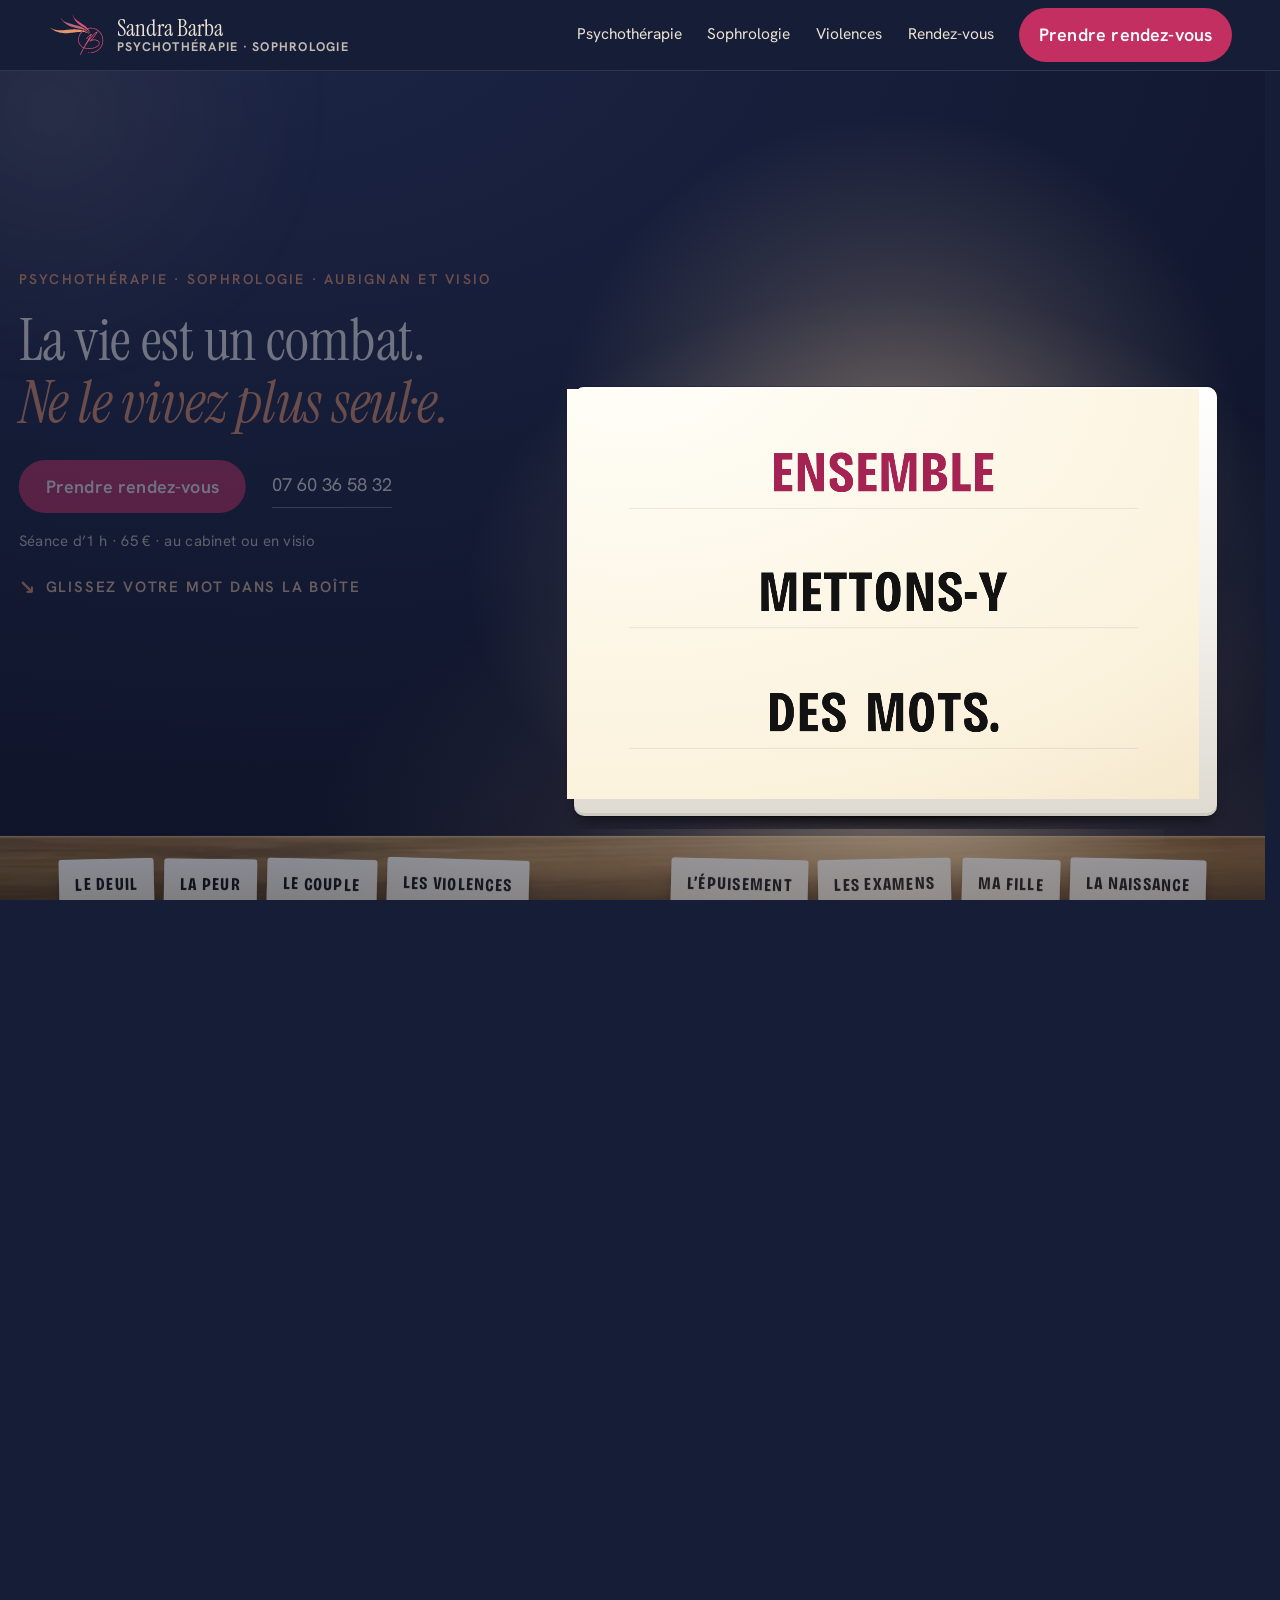
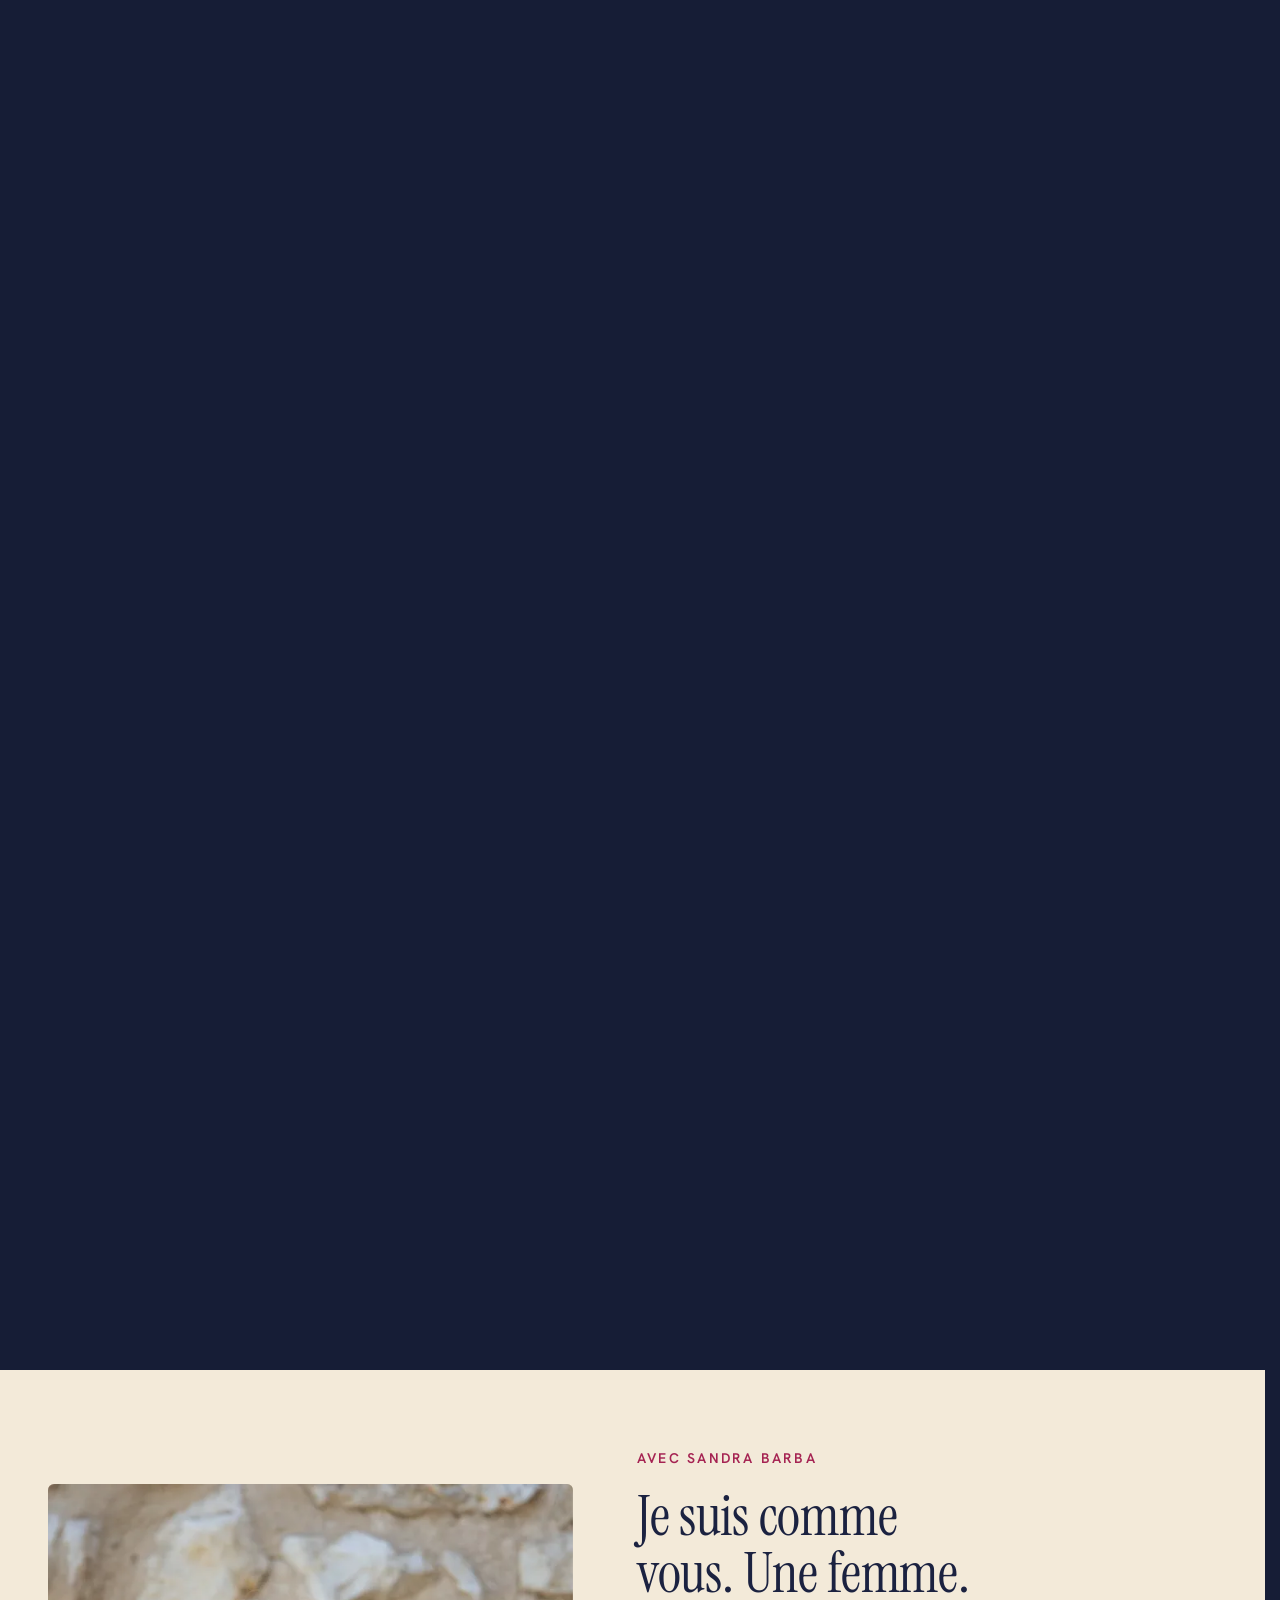
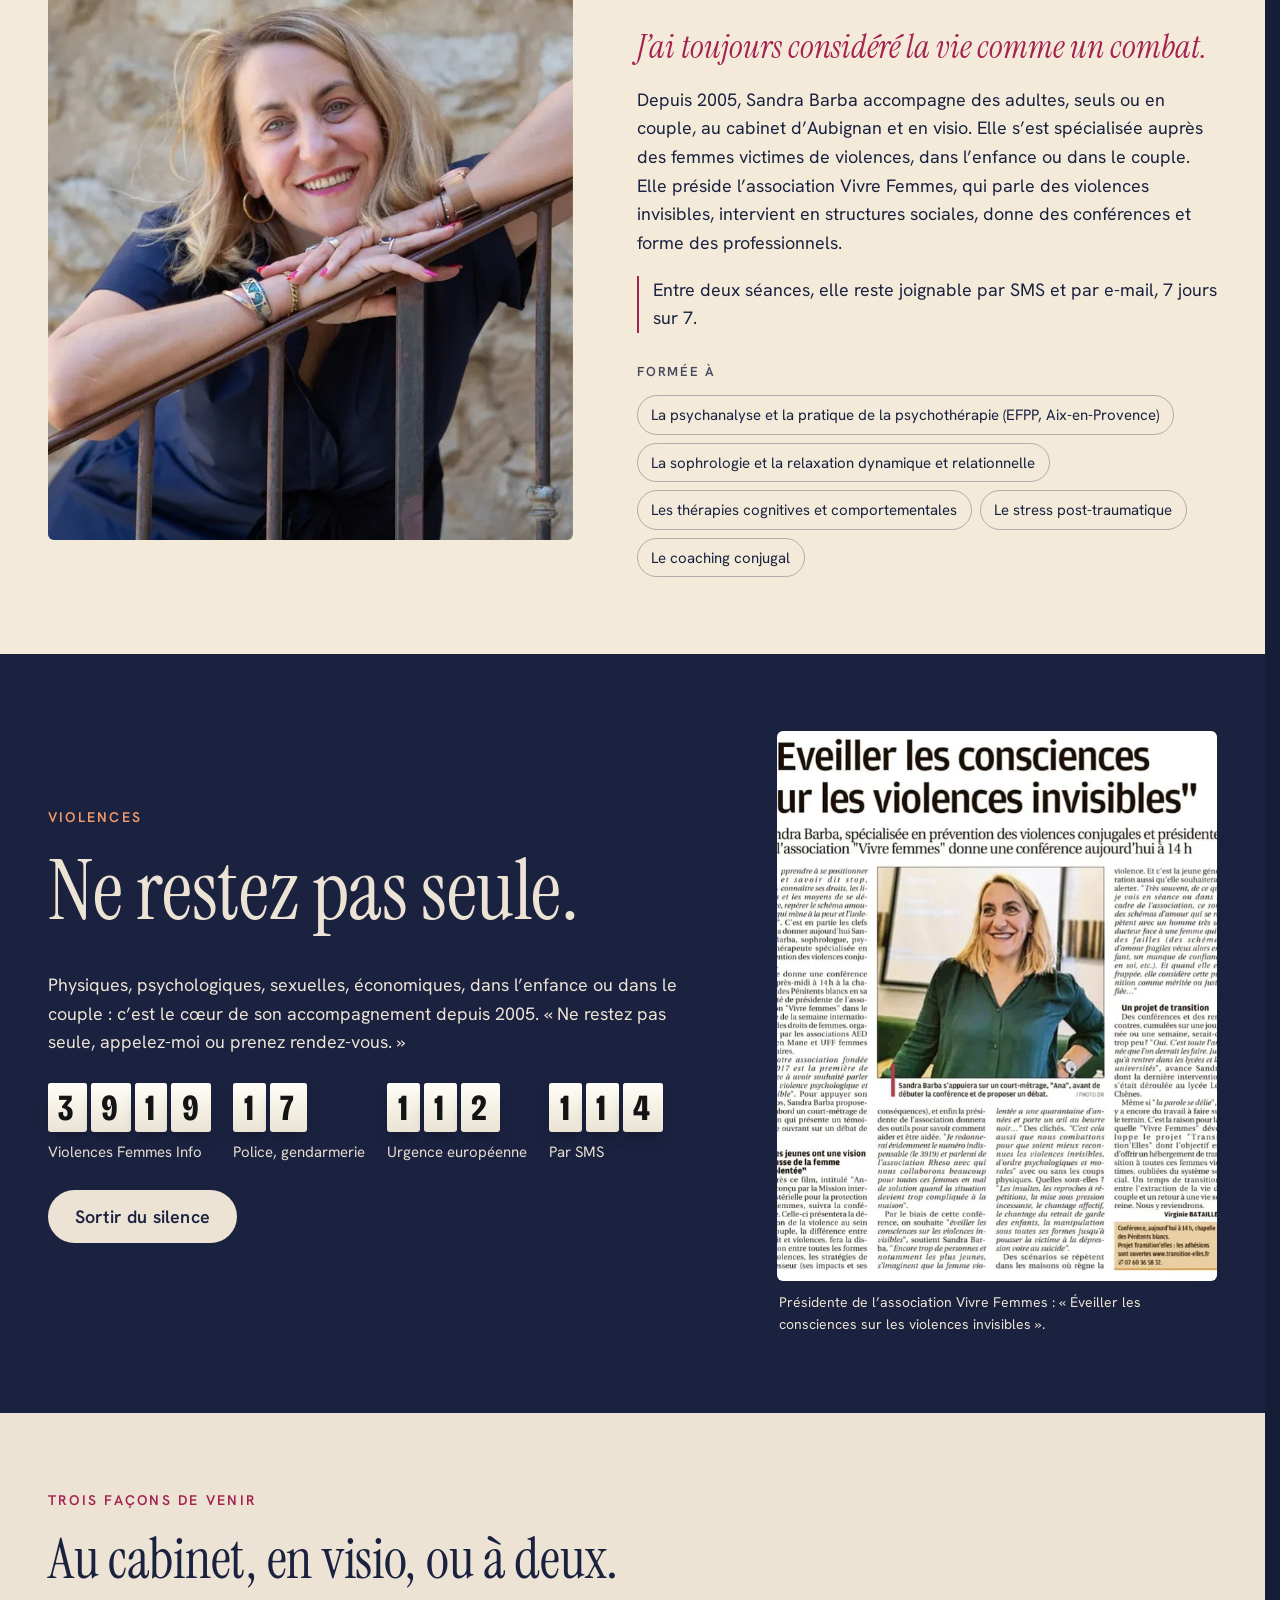
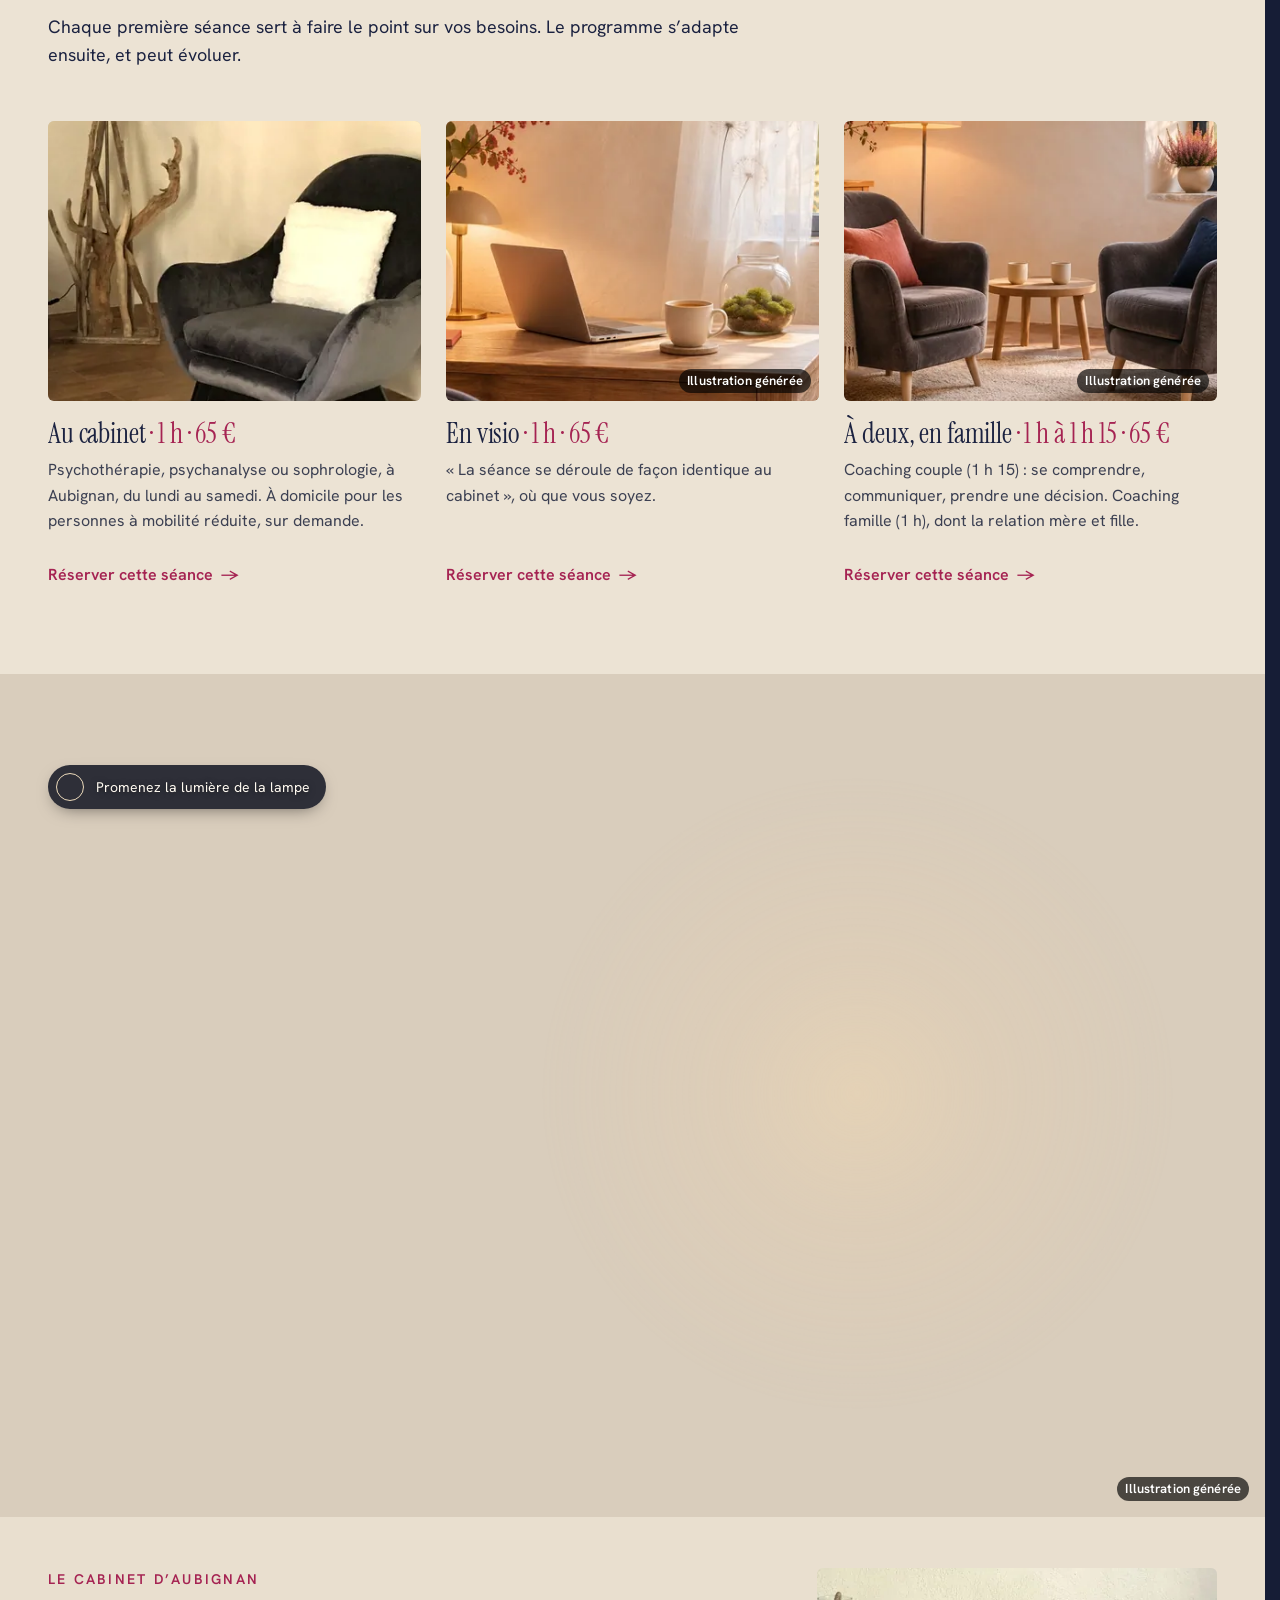
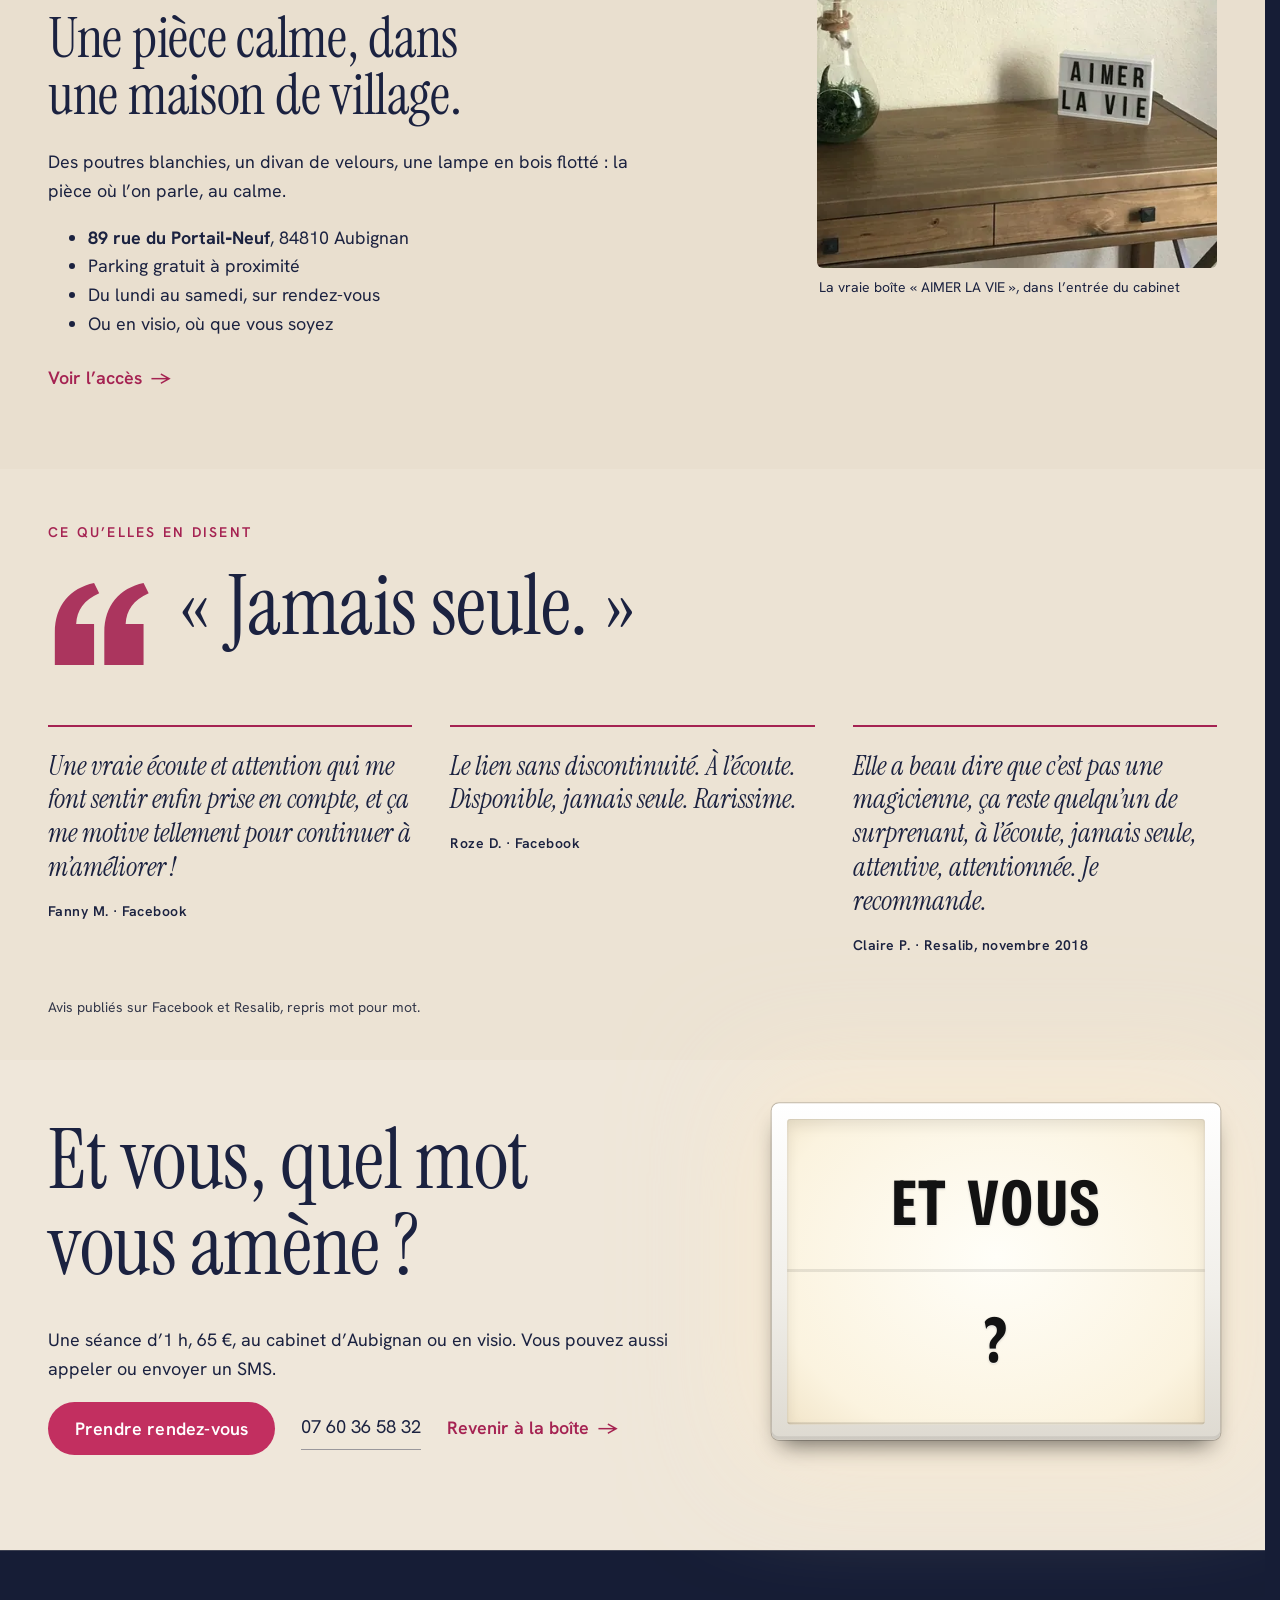
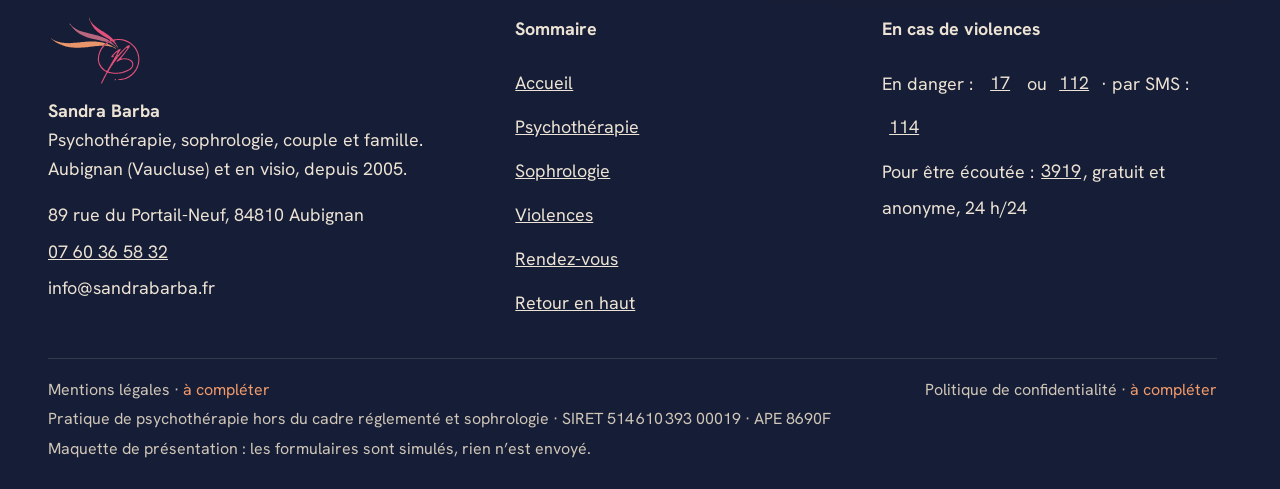
<file: index.html>
<!doctype html>
<html lang="fr" data-v="6" data-page="accueil">
<head>
<meta charset="utf-8">
<meta name="viewport" content="width=device-width, initial-scale=1, viewport-fit=cover">
<title>Sandra Barba : psychothérapie et sophrologie à Aubignan et en visio</title>
<meta name="description" content="La vie est un combat, ne le vivez plus seul·e. Psychothérapie, sophrologie, couple et famille à Aubignan (Vaucluse) et en visio depuis 2005. Séance d’1 h, 65 €.">
<meta name="robots" content="noindex, nofollow">
<link rel="canonical" href="https://sandrabarba-maquette.vercel.app/">
<style>:root{--fond:#161d36;--texte:#ece3d4;--voile-fond:#161d36;--ouverture-fond:#161d36;--menu-fond:#161d36}:root { --entete-h: 72px; --barres-h: 0px; } html { background: var(--fond); color: var(--texte); scrollbar-gutter: stable; } body { margin: 0; background: var(--fond); } html.js:not(.secours):not([data-arrivee="retour"]) [data-anime] { opacity: 0; } html.js:not(.secours):not([data-arrivee="retour"]) [data-anime].vu { opacity: 1; } [data-voile] { position: fixed; inset: 0; z-index: 900; background: var(--voile-fond); transform: translateY(100%); visibility: hidden; pointer-events: none; } html[data-arrivee="voile"]:not(.voile-leve):not(.secours) [data-voile] { transform: none; visibility: visible; } html.secours [data-voile] { visibility: hidden !important; } .ouverture-panneau { position: fixed; inset: 0; z-index: 850; display: none; place-content: center; justify-items: center; background: var(--ouverture-fond, var(--voile-fond)); color: var(--fond); text-align: center; } html.js[data-arrivee="intro"]:not(.secours):not(.intro-finie) .ouverture-panneau { display: grid; } html.defilement-bloque, html.defilement-bloque body, html.js[data-arrivee="intro"]:not(.secours):not(.intro-finie), html.js[data-arrivee="intro"]:not(.secours):not(.intro-finie) body, html[data-arrivee="voile"]:not(.voile-leve):not(.secours), html[data-arrivee="voile"]:not(.voile-leve):not(.secours) body { overflow: hidden; } html.js[data-arrivee="intro"]:not(.secours):not(.intro-finie) { background-color: var(--ouverture-fond, var(--voile-fond)); } html[data-arrivee="voile"]:not(.voile-leve):not(.secours) { background-color: var(--voile-fond); }</style>
<script>(function () {
var d = document.documentElement, ss = null, ls = null;
try { ss = window.sessionStorage; ls = window.localStorage; } catch (e) {}
d.classList.add('js');
var nav = performance.getEntriesByType ? performance.getEntriesByType('navigation')[0] : null;
var type = nav ? nav.type : 'navigate';
var depart = null;
try { depart = JSON.parse(ss.getItem('socle:depart') || 'null'); ss.removeItem('socle:depart'); } catch (e) {}
if (depart && !(Date.now() - depart.t < 15000)) depart = null;
var mode = type === 'back_forward' ? 'retour' : type === 'reload' ? 'intro' : depart ? 'voile' : 'intro';
d.setAttribute('data-arrivee', mode);
if (mode === 'voile' && depart.couleur) d.style.setProperty('--voile-fond', depart.couleur);
if (type === 'reload' && 'scrollRestoration' in history) {
history.scrollRestoration = 'manual';
}
try {
var choisie = ls && ls.getItem('socle:langue');
var langue = (d.lang || '').slice(0, 2);
if (choisie && choisie !== langue && type === 'navigate' && !depart) {
var alt = document.querySelector('link[rel="alternate"][hreflang="' + choisie + '"]');
if (alt) location.replace(new URL(alt.href).pathname + location.search + location.hash);
}
} catch (e) {}
setTimeout(function () { if (!d.classList.contains('demarre')) d.classList.add('secours'); }, 2000);
})();</script>
<link rel="preload" href="/assets/fonts/instrument-serif.woff" as="font" type="font/woff" crossorigin>
<link rel="preload" href="/assets/fonts/bricolage-tuiles.woff" as="font" type="font/woff" crossorigin>
<link rel="stylesheet" href="/assets/css/socle.css?v=6">
<link rel="stylesheet" href="/assets/css/site.css?v=6">
<link rel="modulepreload" href="/assets/js/site.js?v=6">
<link rel="modulepreload" href="/assets/js/socle/index.js?v=6">
<script src="/assets/vendor/gsap.min.js" defer></script>
<script src="/assets/vendor/ScrollTrigger.min.js" defer></script>
<script src="/assets/vendor/SplitText.min.js" defer></script>
<script type="module" src="/assets/js/site.js?v=6"></script>
<meta name="theme-color" content="#161d36">
<link rel="icon" href="/assets/images/favicon.svg" type="image/svg+xml">
<link rel="apple-touch-icon" href="/assets/images/apple-touch-icon.png">
<meta property="og:type" content="website">
<meta property="og:site_name" content="Sandra Barba">
<meta property="og:locale" content="fr_FR">
<meta property="og:title" content="Sandra Barba : psychothérapie et sophrologie à Aubignan et en visio">
<meta property="og:description" content="La vie est un combat, ne le vivez plus seul·e. Psychothérapie, sophrologie, couple et famille à Aubignan (Vaucluse) et en visio depuis 2005. Séance d’1 h, 65 €.">
<meta property="og:url" content="https://sandrabarba-maquette.vercel.app/">
<meta property="og:image" content="https://sandrabarba-maquette.vercel.app/assets/partage/accueil-fr.jpg">
<meta property="og:image:width" content="1200">
<meta property="og:image:height" content="630">
<meta property="og:image:alt" content="Sandra Barba, souriante, et la phrase « La vie est un combat, ne le vivez plus seul·e »">
<meta name="twitter:card" content="summary_large_image">
<script type="application/ld+json">{"@context":"https://schema.org","@type":"LocalBusiness","name":"Psychothérapie et sophrologie Sandra Barba","url":"https://sandrabarba-maquette.vercel.app/","telephone":"+33760365832","email":"info@sandrabarba.fr","address":{"@type":"PostalAddress","streetAddress":"89 rue du Portail-Neuf","postalCode":"84810","addressLocality":"Aubignan","addressCountry":"FR"},"description":"Psychothérapie, sophrologie, coaching de couple et de famille à Aubignan (Vaucluse) et en visio, depuis 2005. Accompagnement des femmes victimes de violences.","priceRange":"65 €"}</script>
</head>
<body id="haut">
<div data-voile data-forme="iris" aria-hidden="true"><div class="voile-contenu"><img src="/assets/images/logo-clair.svg" alt="" width="84" height="62"><span class="voile-tuiles" data-voile-libelle>Accueil</span></div></div>
<div class="ouverture-panneau" data-ouverture aria-hidden="true">
  <img class="ouverture-logo" src="/assets/images/logo-clair.svg" alt="" width="132" height="97" data-ouverture-objet>
  <p class="ouverture-tuiles"><span class="tuile">LA</span><span class="tuile">VIE</span><span class="tuile">EST</span><span class="tuile">UN</span><span class="tuile">COMBAT</span></p>
  <p class="ouverture-nom">Sandra Barba</p>
</div>
<a class="evitement" href="#contenu">Aller au contenu</a>
<header data-entete>
  <div class="entete-rangee">
    <a class="entete-logo" href="/" data-libelle="Accueil" aria-current="page">
      <img src="/assets/images/logo.svg" alt="" width="58" height="43"><span class="entete-nom"><b>Sandra Barba</b><small>Psychothérapie · Sophrologie</small></span>
    </a>
    <nav data-nav aria-label="Navigation principale">
      <ul><li><a href="/psychotherapie" data-libelle="Psychothérapie">Psychothérapie</a></li><li><a href="/sophrologie" data-libelle="Sophrologie">Sophrologie</a></li><li><a href="/violences" data-libelle="Violences">Violences</a></li><li><a href="/rendez-vous" data-libelle="Rendez-vous">Rendez-vous</a></li></ul>
    </nav>
    <div class="entete-actions">
      <a class="bouton" href="/rendez-vous#demande" data-libelle="Rendez-vous">Prendre rendez-vous</a>
      <button type="button" data-menu-bouton aria-controls="menu" aria-expanded="false" data-libelle-ouvrir="Menu" data-libelle-fermer="Fermer"><span data-libelle-bouton>Menu</span></button>
      <a class="menu-sansjs" href="#menu" data-menu-lien>Menu</a>
    </div>
  </div>
</header>
<script>/* Avant le premier affichage : rangées de la navigation (même règle que ajusterNav dans assets/js/socle/entete.js)
   et hauteur réelle de l'en-tête, pour que rien ne saute quand le JavaScript du site prend la main. */
(function () {
  var h = document.documentElement, u = document.querySelector('[data-nav] ul'), e = document.querySelector('[data-entete]');
  if (u) {
    var deborde = function () { return u.scrollWidth > u.clientWidth + 1; }, c = deborde();
    if (c && window.matchMedia('(min-width: 900px)').matches) {
      h.classList.add('nav-deux-rangees'); c = deborde();
      if (c) { h.classList.add('nav-deux-lignes'); var a = u.querySelector('a'); c = !a || u.getBoundingClientRect().height > a.getBoundingClientRect().height * 2.5; }
      if (c) h.classList.remove('nav-deux-rangees', 'nav-deux-lignes');
    }
    if (c) h.classList.add('nav-compacte');
  }
  if (e) h.style.setProperty('--entete-h', Math.round(e.getBoundingClientRect().height) + 'px');
})();</script>
<span id="menu-ferme" aria-hidden="true"></span>
<div id="menu" data-menu role="dialog" aria-modal="true" aria-label="Menu">
  <p class="menu-sansjs-fermer"><a href="#menu-ferme">Fermer</a></p>
  <ul><li style="--i:0"><a href="/" class="menu-lien" data-libelle="Accueil" aria-current="page">Accueil</a></li><li style="--i:1"><a href="/psychotherapie" class="menu-lien" data-libelle="Psychothérapie">Psychothérapie</a></li><li style="--i:2"><a href="/sophrologie" class="menu-lien" data-libelle="Sophrologie">Sophrologie</a></li><li style="--i:3"><a href="/violences" class="menu-lien" data-libelle="Violences">Violences</a></li><li style="--i:4"><a href="/rendez-vous" class="menu-lien" data-libelle="Rendez-vous">Rendez-vous</a></li></ul>
  <p><a class="bouton" href="tel:+33760365832">Appeler 07 60 36 58 32</a></p>
  <p class="menu-adresse">89 rue du Portail-Neuf, 84810 Aubignan<br>Du lundi au samedi, sur rendez-vous · parking gratuit à proximité</p>
</div>
<main id="contenu" tabindex="-1">
<section class="plongee ton-nuit" id="debut" data-scene data-grille="scene" data-effet="mettre-des-mots">
<div class="plongee-collant" data-collant>
<div class="ouverture">
  <div class="halo" data-effet="halo-boite" data-souris aria-hidden="true"></div>
  <div class="ouverture-grille conteneur">
    <div class="ouverture-texte">
      <p class="surtitre" data-anime="gsap">Psychothérapie · sophrologie · Aubignan et visio</p>
      <h1 class="ouverture-titre" data-superpose><span class="ligne-masque"><span class="titre-ligne" data-anime="gsap">La vie est un combat.</span></span><span class="ligne-masque"><em class="titre-ligne" data-anime="gsap">Ne le vivez plus seul·e.</em></span></h1>
      <p class="ouverture-chapo" data-anime="gsap">Depuis 2005, Sandra Barba accompagne adultes, couples et familles, et tout particulièrement les femmes victimes de violences.</p>
      <p class="ouverture-actions" data-anime="gsap">
        <a href="/rendez-vous#demande" class="bouton" data-libelle="Rendez-vous" data-action-principale data-survol="magnetique">Prendre rendez-vous</a>
        <a class="tel" href="tel:+33760365832">07 60 36 58 32</a>
      </p>
      <p class="info-cle" data-info-cle data-anime="gsap">Séance d’1 h · 65 € · au cabinet ou en visio</p>
      <p class="consigne-boite" aria-hidden="true"><span>↘</span> Glissez votre mot dans la boîte</p>
      <div class="reponse" data-reponse>
        <div class="reponse-corps">
          <p class="reponse-approche" data-reponse-approche></p>
          <p class="reponse-texte" data-reponse-texte></p>
        </div>
        <p class="reponse-actions">
          <a class="bouton" href="/rendez-vous#demande" data-reponse-rdv data-libelle="Rendez-vous">Prendre rendez-vous pour en parler</a>
          <a class="lien-fleche" href="/psychotherapie" data-reponse-plus data-libelle="Psychothérapie">En savoir plus</a>
          <button type="button" class="lien-discret" data-reponse-autre>Choisir un autre mot</button>
        </p>
      </div>
    </div>
    <div class="objet" data-grille="manipuler" data-objet>
      <div class="boite boite--accueil" data-boite data-effet="boite-a-mots" data-grille="typo" data-iris-centre role="img" aria-label="Boîte lumineuse : choisissez le mot qui vous amène">
  <div class="boite-cadre"><div class="boite-panneau">
    <p class="boite-rangee" data-rangee="0" aria-hidden="true"><span class="l">Q</span><span class="l">U</span><span class="l">E</span><span class="l">L</span><span class="e"> </span><span class="l">M</span><span class="l">O</span><span class="l">T</span></p>
    <p class="boite-rangee" data-rangee="1" aria-hidden="true"><span class="l">V</span><span class="l">O</span><span class="l">U</span><span class="l">S</span><span class="e"> </span><span class="l">A</span><span class="l">M</span><span class="l">È</span><span class="l">N</span><span class="l">E</span><span class="e"> </span><span class="l">?</span></p>
    <p class="boite-rangee" data-rangee="2" aria-hidden="true"></p>
  </div></div>
</div>
      <span class="boite-ombre" aria-hidden="true"></span>
      <p class="visuellement-cache" aria-live="polite" data-boite-annonce></p>
    </div>
  </div>
  <div class="bureau" data-bureau>
    <span class="bureau-lumiere" aria-hidden="true"></span>
    <div class="conteneur objet-bas">
      <p class="indice"><span class="indice-souris">Glissez votre mot dans la boîte</span><span class="indice-tactile">Touchez votre mot, ou faites-le glisser</span></p>
      <ul class="tuiles" data-tuiles data-effet="tuiles" data-ruban>
        <li><button type="button" class="tuile tuile--mot" data-mot="deuil">LE DEUIL</button></li><li><button type="button" class="tuile tuile--mot" data-mot="peur">LA PEUR</button></li><li><button type="button" class="tuile tuile--mot" data-mot="couple">LE COUPLE</button></li><li><button type="button" class="tuile tuile--mot" data-mot="violences">LES VIOLENCES</button></li><li><button type="button" class="tuile tuile--mot" data-mot="sommeil">LE SOMMEIL</button></li><li><button type="button" class="tuile tuile--mot" data-mot="epuisement">L’ÉPUISEMENT</button></li><li><button type="button" class="tuile tuile--mot" data-mot="examens">LES EXAMENS</button></li><li><button type="button" class="tuile tuile--mot" data-mot="fille">MA FILLE</button></li><li><button type="button" class="tuile tuile--mot" data-mot="naissance">LA NAISSANCE</button></li>
      </ul>
    </div>
  </div>
</div>
  <div class="dedans" data-panneau data-visuel>
    <h2 class="visuellement-cache">Mettre des mots. METTONS-Y DES MOTS., EN PARLER, SORTIR DU SILENCE</h2>
    <p class="surtitre scene-sur">Comment on travaille · <span class="indice-souris">Faites défiler, et balayez les lettres avec la souris</span><span class="indice-tactile">Faites défiler, et balayez les lettres du doigt</span></p>
    <div class="rails" aria-hidden="true">
      <p class="rail rail-mot" data-rail-mot><span class="l">E</span><span class="l">N</span><span class="l">S</span><span class="l">E</span><span class="l">M</span><span class="l">B</span><span class="l">L</span><span class="l">E</span></p>
      <p class="rail"><span class="phrase-mot" data-etape="0"><span class="l">M</span><span class="l">E</span><span class="l">T</span><span class="l">T</span><span class="l">O</span><span class="l">N</span><span class="l">S</span><span class="l">-</span><span class="l">Y</span></span><span class="phrase-mot" data-etape="1"><span class="l">E</span><span class="l">N</span></span><span class="phrase-mot" data-etape="2"><span class="l">S</span><span class="l">O</span><span class="l">R</span><span class="l">T</span><span class="l">I</span><span class="l">R</span><span class="e"> </span><span class="l">D</span><span class="l">U</span></span></p>
      <p class="rail"><span class="phrase-mot" data-etape="0"><span class="l">D</span><span class="l">E</span><span class="l">S</span><span class="e"> </span><span class="l">M</span><span class="l">O</span><span class="l">T</span><span class="l">S</span><span class="l">.</span></span><span class="phrase-mot" data-etape="1"><span class="l">P</span><span class="l">A</span><span class="l">R</span><span class="l">L</span><span class="l">E</span><span class="l">R</span></span><span class="phrase-mot" data-etape="2"><span class="l">S</span><span class="l">I</span><span class="l">L</span><span class="l">E</span><span class="l">N</span><span class="l">C</span><span class="l">E</span></span></p>
    </div>
    <div class="legendes"><p class="legende" data-etape="0">Un secret peut rester longtemps « au fond du placard ». Puis un jour, le placard ne reste plus fermé, et les difficultés font surface.</p><p class="legende" data-etape="1">« Nous cherchons ensemble à répondre à vos propres questions, trouver vos propres solutions. »</p><p class="legende" data-etape="2">Comprendre les schémas qui se répètent et les faire évoluer, à votre rythme. Vous restez décisionnaire de vos séances.</p></div>
    <div class="bac" aria-hidden="true"></div>
  </div>
</div>
  <script type="application/json" id="donnees-mots">[{"cle":"deuil","tuile":"LE DEUIL","approche":"Psychothérapie","page":"psychotherapie","ancre":"themes","texte":"Un deuil, une séparation, une maladie, un licenciement : une étape difficile se traverse mieux quand on n'est pas seul·e à la porter.","url":"/psychotherapie#themes","libelle":"Psychothérapie","rdv":"/rendez-vous?mot=deuil#demande"},{"cle":"peur","tuile":"LA PEUR","approche":"Psychothérapie et sophrologie","page":"psychotherapie","ancre":"themes","texte":"Peurs, phobies, angoisses : comprendre ce qui se rejoue, et apprendre au corps à s'apaiser.","url":"/psychotherapie#themes","libelle":"Psychothérapie","rdv":"/rendez-vous?mot=peur#demande"},{"cle":"couple","tuile":"LE COUPLE","approche":"Coaching couple · 1 h 15 · 65 €","page":"psychotherapie","ancre":"couple","texte":"Vous n'arrivez plus à vous parler ? Se comprendre, communiquer, puis prendre une décision ensemble.","url":"/psychotherapie#couple","libelle":"Psychothérapie","rdv":"/rendez-vous?mot=couple#demande"},{"cle":"violences","tuile":"LES VIOLENCES","approche":"Sa spécialité depuis 2005","page":"violences","ancre":"","texte":"Violences subies dans l'enfance ou dans le couple, physiques, psychologiques, sexuelles ou économiques : mettre des mots, en parler, sortir du silence.","url":"/violences","libelle":"Violences","rdv":"/rendez-vous?mot=violences#demande"},{"cle":"sommeil","tuile":"LE SOMMEIL","approche":"Sophrologie","page":"sophrologie","ancre":"pour-qui","texte":"Sommeil, stress, tensions : la sophrologie apprend à relâcher par la respiration et des mouvements simples, réalisables par tous.","url":"/sophrologie#pour-qui","libelle":"Sophrologie","rdv":"/rendez-vous?mot=sommeil#demande"},{"cle":"epuisement","tuile":"L’ÉPUISEMENT","approche":"Psychothérapie","page":"psychotherapie","ancre":"themes","texte":"Burn-out, lassitude, sentiment d'échec : faire le point, puis avancer à votre rythme.","url":"/psychotherapie#themes","libelle":"Psychothérapie","rdv":"/rendez-vous?mot=epuisement#demande"},{"cle":"examens","tuile":"LES EXAMENS","approche":"Sophrologie","page":"sophrologie","ancre":"pour-qui","texte":"Concentration, confiance, gestion des peurs : se préparer à un examen ou à une épreuve.","url":"/sophrologie#pour-qui","libelle":"Sophrologie","rdv":"/rendez-vous?mot=examens#demande"},{"cle":"fille","tuile":"MA FILLE","approche":"Coaching famille · 1 h · 65 €","page":"psychotherapie","ancre":"couple","texte":"Entre une mère et sa fille résident les tensions du « je t'aime » et du « je te déteste » : retrouver chacune sa place.","url":"/psychotherapie#couple","libelle":"Psychothérapie","rdv":"/rendez-vous?mot=fille#demande"},{"cle":"naissance","tuile":"LA NAISSANCE","approche":"Sophrologie","page":"sophrologie","ancre":"pour-qui","texte":"Maternité, préparation positive à l'accouchement, accueil d'un bébé : la sophrologie accompagne l'attente.","url":"/sophrologie#pour-qui","libelle":"Sophrologie","rdv":"/rendez-vous?mot=naissance#demande"}]</script>
</section>
<section class="moi ton-pierre" id="sandra" data-ambiance="#f3ead9,#ece3d4" data-effet="ambiance">
  <div class="conteneur moi-grille">
    <figure class="media moi-portrait" data-anime="rideau" style="--cadrage:46% 40%">
  <picture>
    <img src="/assets/images/sandra-rampe-784.webp" srcset="/assets/images/sandra-rampe-480.webp 480w, /assets/images/sandra-rampe-640.webp 640w, /assets/images/sandra-rampe-784.webp 784w" sizes="(max-width: 760px) 100vw, 46vw" alt="Sandra Barba, souriante, accoudée à une rampe en fer forgé devant un mur de pierre" width="784" height="980" loading="lazy" decoding="async">
  </picture>
</figure>
    <div class="moi-texte">
      <p class="surtitre" data-anime>Avec Sandra Barba</p>
      <h2 class="titre-section" data-anime="lignes">Je suis comme vous. Une femme.</h2>
      <blockquote class="moi-citation" data-anime>J’ai toujours considéré la vie comme un combat.</blockquote>
      <p data-anime>Depuis 2005, Sandra Barba accompagne des adultes, seuls ou en couple, au cabinet d’Aubignan et en visio. Elle s’est spécialisée auprès des femmes victimes de violences, dans l’enfance ou dans le couple. Elle préside l’association Vivre Femmes, qui parle des violences invisibles, intervient en structures sociales, donne des conférences et forme des professionnels.</p>
      <p class="moi-dispo" data-anime>Entre deux séances, elle reste joignable par SMS et par e-mail, 7 jours sur 7.</p>
      <div class="moi-formations" data-anime>
        <p class="petit-titre">Formée à</p>
        <ul class="etiquettes" data-anime="cascade"><li>La psychanalyse et la pratique de la psychothérapie (EFPP, Aix-en-Provence)</li><li>La sophrologie et la relaxation dynamique et relationnelle</li><li>Les thérapies cognitives et comportementales</li><li>Le stress post-traumatique</li><li>Le coaching conjugal</li></ul>
      </div>
    </div>
  </div>
</section>
<section class="bande-violences ton-nuit" id="violences" data-ambiance="#1b2240,#161d36" data-effet="ambiance">
  <div class="conteneur bande-grille">
    <div class="bande-texte">
      <p class="surtitre" data-anime>Violences</p>
      <h2 class="titre-section titre-grand" data-anime="lettres">Ne restez pas seule.</h2>
      <p data-anime>Physiques, psychologiques, sexuelles, économiques, dans l’enfance ou dans le couple : c’est le cœur de son accompagnement depuis 2005. « Ne restez pas seule, appelez-moi ou prenez rendez-vous. »</p>
      <ul class="numeros-bande" data-anime="cascade">
        <li><a href="tel:3919"><span class="numero-tuiles"><span class="tuile">3</span><span class="tuile">9</span><span class="tuile">1</span><span class="tuile">9</span></span><span>Violences Femmes Info</span></a></li><li><a href="tel:17"><span class="numero-tuiles"><span class="tuile">1</span><span class="tuile">7</span></span><span>Police, gendarmerie</span></a></li><li><a href="tel:112"><span class="numero-tuiles"><span class="tuile">1</span><span class="tuile">1</span><span class="tuile">2</span></span><span>Urgence européenne</span></a></li><li><a href="tel:114"><span class="numero-tuiles"><span class="tuile">1</span><span class="tuile">1</span><span class="tuile">4</span></span><span>Par SMS</span></a></li>
      </ul>
      <p data-anime><a href="/violences" class="bouton bouton--clair" data-libelle="Violences">Sortir du silence</a></p>
    </div>
    <figure class="media bande-presse" data-anime="rideau" style="--cadrage:50% 22%">
  <picture>
    <img src="/assets/images/presse-800.webp" srcset="/assets/images/presse-480.webp 480w, /assets/images/presse-640.webp 640w, /assets/images/presse-800.webp 800w" sizes="(max-width: 760px) 100vw, 38vw" alt="Article de presse : « Éveiller les consciences sur les violences invisibles »" width="800" height="1001" loading="lazy" decoding="async">
  </picture><figcaption class="media-legende">Présidente de l’association Vivre Femmes : « Éveiller les consciences sur les violences invisibles ».</figcaption>
</figure>
  </div>
</section>
<section class="seances ton-pierre" id="seances" data-ambiance="#ece3d4,#e9dfcf" data-effet="ambiance">
  <div class="conteneur">
    <div class="seances-tete">
      <p class="surtitre" data-anime>Trois façons de venir</p>
      <h2 class="titre-section" data-anime="lignes">Au cabinet, en visio, ou à deux.</h2>
      <p data-anime>Chaque première séance sert à faire le point sur vos besoins. Le programme s’adapte ensuite, et peut évoluer.</p>
    </div>
    <ul class="cartes-seances" data-anime="cascade">
      <li class="carte-seance" id="seance-cabinet">
        <figure class="media carte-media" data-fx="parallaxe" data-fx-force="8" style="--cadrage:55% 55%;aspect-ratio:4 / 3">
  <picture>
    <img src="/assets/images/cabinet-photo-800.webp" srcset="/assets/images/cabinet-photo-480.webp 480w, /assets/images/cabinet-photo-640.webp 640w, /assets/images/cabinet-photo-800.webp 800w" sizes="(max-width: 760px) 100vw, 30vw" alt="La vraie pièce du cabinet : divan gris, lampe en bois flotté et fauteuil" width="800" height="1000" loading="lazy" decoding="async">
  </picture>
</figure>
        <div class="carte-corps">
          <h3>Au cabinet <span class="carte-prix-titre" data-prix>· 1 h · 65 €</span></h3>
          <p>Psychothérapie, psychanalyse ou sophrologie, à Aubignan, du lundi au samedi. À domicile pour les personnes à mobilité réduite, sur demande.</p>
          <a href="/rendez-vous?seance=cabinet#demande" class="lien-fleche" data-libelle="Rendez-vous">Réserver cette séance</a>
        </div>
      </li><li class="carte-seance" id="seance-visio">
        <figure class="media carte-media" data-grok data-fx="parallaxe" data-fx-force="8" style="--cadrage:50% 50%;aspect-ratio:4 / 3">
  <picture>
    <img src="/assets/images/grok/visio-784.webp" srcset="/assets/images/grok/visio-480.webp 480w, /assets/images/grok/visio-640.webp 640w, /assets/images/grok/visio-784.webp 784w" sizes="(max-width: 760px) 100vw, 30vw" alt="Un ordinateur portable à demi ouvert sur un bureau en bois, à côté d&#39;une tasse" width="784" height="1176" loading="lazy" decoding="async">
  </picture><figcaption class="mention-ia">Illustration générée</figcaption>
</figure>
        <div class="carte-corps">
          <h3>En visio <span class="carte-prix-titre" data-prix>· 1 h · 65 €</span></h3>
          <p>« La séance se déroule de façon identique au cabinet », où que vous soyez.</p>
          <a href="/rendez-vous?seance=visio#demande" class="lien-fleche" data-libelle="Rendez-vous">Réserver cette séance</a>
        </div>
      </li><li class="carte-seance" id="seance-deux">
        <figure class="media carte-media" data-grok data-fx="parallaxe" data-fx-force="8" style="--cadrage:50% 50%;aspect-ratio:4 / 3">
  <picture>
    <img src="/assets/images/grok/deux-fauteuils-784.webp" srcset="/assets/images/grok/deux-fauteuils-480.webp 480w, /assets/images/grok/deux-fauteuils-640.webp 640w, /assets/images/grok/deux-fauteuils-784.webp 784w" sizes="(max-width: 760px) 100vw, 30vw" alt="Deux fauteuils de velours gris tournés l&#39;un vers l&#39;autre" width="784" height="1176" loading="lazy" decoding="async">
  </picture><figcaption class="mention-ia">Illustration générée</figcaption>
</figure>
        <div class="carte-corps">
          <h3>À deux, en famille <span class="carte-prix-titre" data-prix>· 1 h à 1 h 15 · 65 €</span></h3>
          <p>Coaching couple (1 h 15) : se comprendre, communiquer, prendre une décision. Coaching famille (1 h), dont la relation mère et fille.</p>
          <a href="/rendez-vous?seance=couple#demande" class="lien-fleche" data-libelle="Rendez-vous">Réserver cette séance</a>
        </div>
      </li>
    </ul>
  </div>
</section>
<section class="cabinet ton-pierre" id="cabinet" data-ambiance="#e9dfcf,#ece3d4" data-effet="ambiance">
  <div class="cabinet-scene" data-effet="lampe-cabinet" data-souris data-lampe="64,40">
    <figure class="media cabinet-media" data-grok style="--cadrage:55% 55%">
  <picture><source media="(max-width: 760px) and (orientation: portrait)" srcset="/assets/images/grok/cabinet-lumiere-mobile-640.webp 640w, /assets/images/grok/cabinet-lumiere-mobile-1080.webp 1080w" sizes="100vw">
    <img src="/assets/images/grok/cabinet-lumiere-1280.webp" srcset="/assets/images/grok/cabinet-lumiere-640.webp 640w, /assets/images/grok/cabinet-lumiere-1280.webp 1280w, /assets/images/grok/cabinet-lumiere-1920.webp 1920w" sizes="100vw" alt="La pièce du cabinet en lumière douce : poutres blanchies, divan de velours gris, fauteuil gris et lampe en bois flotté" width="1280" height="853" loading="lazy" decoding="async">
  </picture><figcaption class="mention-ia">Illustration générée</figcaption>
</figure>
    <div class="lampe-lumiere" aria-hidden="true"></div>
    <p class="lampe-indice" aria-hidden="true"><i></i>Promenez la lumière de la lampe</p>
  </div>
  <div class="conteneur cabinet-grille">
    <div class="cabinet-carte">
      <p class="surtitre" data-anime>Le cabinet d’Aubignan</p>
      <h2 class="titre-section" data-anime="lignes">Une pièce calme, dans une maison de village.</h2>
      <p data-anime>Des poutres blanchies, un divan de velours, une lampe en bois flotté : la pièce où l’on parle, au calme.</p>
      <ul class="reperes-acces" data-anime="cascade">
        <li><strong>89 rue du Portail‑Neuf</strong>, 84810 Aubignan</li>
        <li>Parking gratuit à proximité</li>
        <li>Du lundi au samedi, sur rendez-vous</li>
        <li>Ou en visio, où que vous soyez</li>
      </ul>
      <p data-anime><a href="/rendez-vous#acces" class="lien-fleche" data-libelle="Rendez-vous">Voir l’accès</a></p>
    </div>
    <div class="cabinet-vraies" data-anime="cascade">
      <figure class="media vraie-photo vraie-boite" style="--cadrage:55% 50%">
  <picture>
    <img src="/assets/images/aimer-la-vie-800.webp" srcset="/assets/images/aimer-la-vie-480.webp 480w, /assets/images/aimer-la-vie-640.webp 640w, /assets/images/aimer-la-vie-800.webp 800w" sizes="(max-width: 760px) 100vw, 30vw" alt="La vraie boîte lumineuse « AIMER LA VIE » sur le bureau de l’entrée du cabinet, à côté d’un bocal de mousse" width="800" height="600" loading="lazy" decoding="async">
  </picture><figcaption class="media-legende">La vraie boîte « AIMER LA VIE », dans l’entrée du cabinet</figcaption>
</figure>
    </div>
  </div>
</section>
<section class="avis ton-pierre" id="avis" data-ambiance="#ece3d4,#efe7da" data-effet="ambiance">
  <div class="conteneur">
    <p class="surtitre" data-anime>Ce qu’elles en disent</p>
    <div class="avis-tete">
      <svg class="avis-guillemet" data-visuel viewBox="0 0 120 96" aria-hidden="true"><path d="M8 96V58C8 26 26 6 54 0l6 12C42 20 34 32 33 48h21v48H8zm58 0V58c0-32 18-52 46-58l6 12c-18 8-26 20-27 36h21v48H66z" fill="currentColor"/></svg>
      <h2 class="titre-section titre-grand" data-anime="lettres">« Jamais seule. »</h2>
    </div>
    <ul class="avis-liste" data-anime="cascade">
      <li><blockquote>Une vraie écoute et attention qui me font sentir enfin prise en compte, et ça me motive tellement pour continuer à m’améliorer !</blockquote><p class="avis-auteur">Fanny M. · Facebook</p></li><li><blockquote>Le lien sans discontinuité. À l’écoute. Disponible, jamais seule. Rarissime.</blockquote><p class="avis-auteur">Roze D. · Facebook</p></li><li><blockquote>Elle a beau dire que c’est pas une magicienne, ça reste quelqu’un de surprenant, à l’écoute, jamais seule, attentive, attentionnée. Je recommande.</blockquote><p class="avis-auteur">Claire P. · Resalib, novembre 2018</p></li>
    </ul>
    <p class="avis-note" data-anime>Avis publiés sur Facebook et Resalib, repris mot pour mot.</p>
  </div>
</section>
<section class="fin ton-pierre" id="fin" data-ambiance="#efe7da,#f1eadf" data-effet="ambiance">
  <div class="conteneur fin-grille">
    <div>
      <h2 class="titre-section titre-grand" data-anime="lignes">Et vous, quel mot vous amène ?</h2>
      <p data-anime>Une séance d’1 h, 65 €, au cabinet d’Aubignan ou en visio. Vous pouvez aussi appeler ou envoyer un SMS.</p>
      <p class="fin-actions" data-anime>
        <a href="/rendez-vous#demande" class="bouton" data-libelle="Rendez-vous" data-survol="magnetique">Prendre rendez-vous</a>
        <a class="tel tel--sombre" href="tel:+33760365832">07 60 36 58 32</a>
        <a class="lien-fleche" href="#debut" data-sans-transition>Revenir à la boîte</a>
      </p>
    </div>
    <div class="boite boite--petite allumee" data-effet="boite-fin" data-boite-fin data-visuel data-fx="parallaxe" data-fx-force="8" role="img" aria-label="Et vous, quel mot vous amène ?">
  <div class="boite-cadre"><div class="boite-panneau">
    <p class="boite-rangee" data-rangee="0" aria-hidden="true"><span class="l">E</span><span class="l">T</span><span class="e"> </span><span class="l">V</span><span class="l">O</span><span class="l">U</span><span class="l">S</span></p>
    <p class="boite-rangee" data-rangee="1" aria-hidden="true"><span class="l">?</span></p>
  </div></div>
</div>
  </div>
</section>
</main>
<footer class="pied" id="pied">
  <div class="conteneur pied-grille">
    <div class="pied-marque">
      <img src="/assets/images/logo.svg" alt="" width="96" height="70" loading="lazy">
      <p><strong>Sandra Barba</strong><br>Psychothérapie, sophrologie, couple et famille. Aubignan (Vaucluse) et en visio, depuis 2005.</p>
      <p>89 rue du Portail-Neuf, 84810 Aubignan<br><a href="tel:+33760365832">07 60 36 58 32</a><br><span class="email">info@sandrabarba.fr</span></p>
    </div>
    <nav aria-label="Sommaire">
      <p><strong>Sommaire</strong></p>
      <ul><li><a href="/" data-libelle="Accueil" aria-current="page">Accueil</a></li><li><a href="/psychotherapie" data-libelle="Psychothérapie">Psychothérapie</a></li><li><a href="/sophrologie" data-libelle="Sophrologie">Sophrologie</a></li><li><a href="/violences" data-libelle="Violences">Violences</a></li><li><a href="/rendez-vous" data-libelle="Rendez-vous">Rendez-vous</a></li><li><a href="#haut" data-sans-transition>Retour en haut</a></li></ul>
    </nav>
    <div class="pied-aide">
      <p><strong>En cas de violences</strong></p>
      <p>En danger : <a href="tel:17">17</a> ou <a href="tel:112">112</a> · par SMS : <a href="sms:114">114</a><br>Pour être écoutée : <a href="tel:3919">3919</a>, gratuit et anonyme, 24 h/24</p>
    </div>
  </div>
  <div class="conteneur pied-bas">
    <p>Mentions légales · <span class="a-completer">à compléter</span></p>
    <p>Politique de confidentialité · <span class="a-completer">à compléter</span></p>
    <p>Pratique de psychothérapie hors du cadre réglementé et sophrologie · SIRET 514 610 393 00019 · APE 8690F</p>
    <p>Maquette de présentation : les formulaires sont simulés, rien n’est envoyé.</p>
  </div>
</footer>
<div data-barre-fixe>
  <a class="bouton bouton--contour" href="tel:+33760365832">Appeler</a>
  <a class="bouton barre-rdv" href="/rendez-vous#demande" data-libelle="Rendez-vous" data-fil-lien><span class="tuile tuile--mini" data-fil-mot hidden></span><span>Rendez-vous</span></a>
</div>
<div class="fil" data-grille="fil" data-effet="fil-mot" aria-hidden="true"><span class="fil-rail"></span><span class="fil-tuile tuile tuile--mini" data-fil-tuile>VOTRE MOT</span></div>
</body>
</html>
</file>
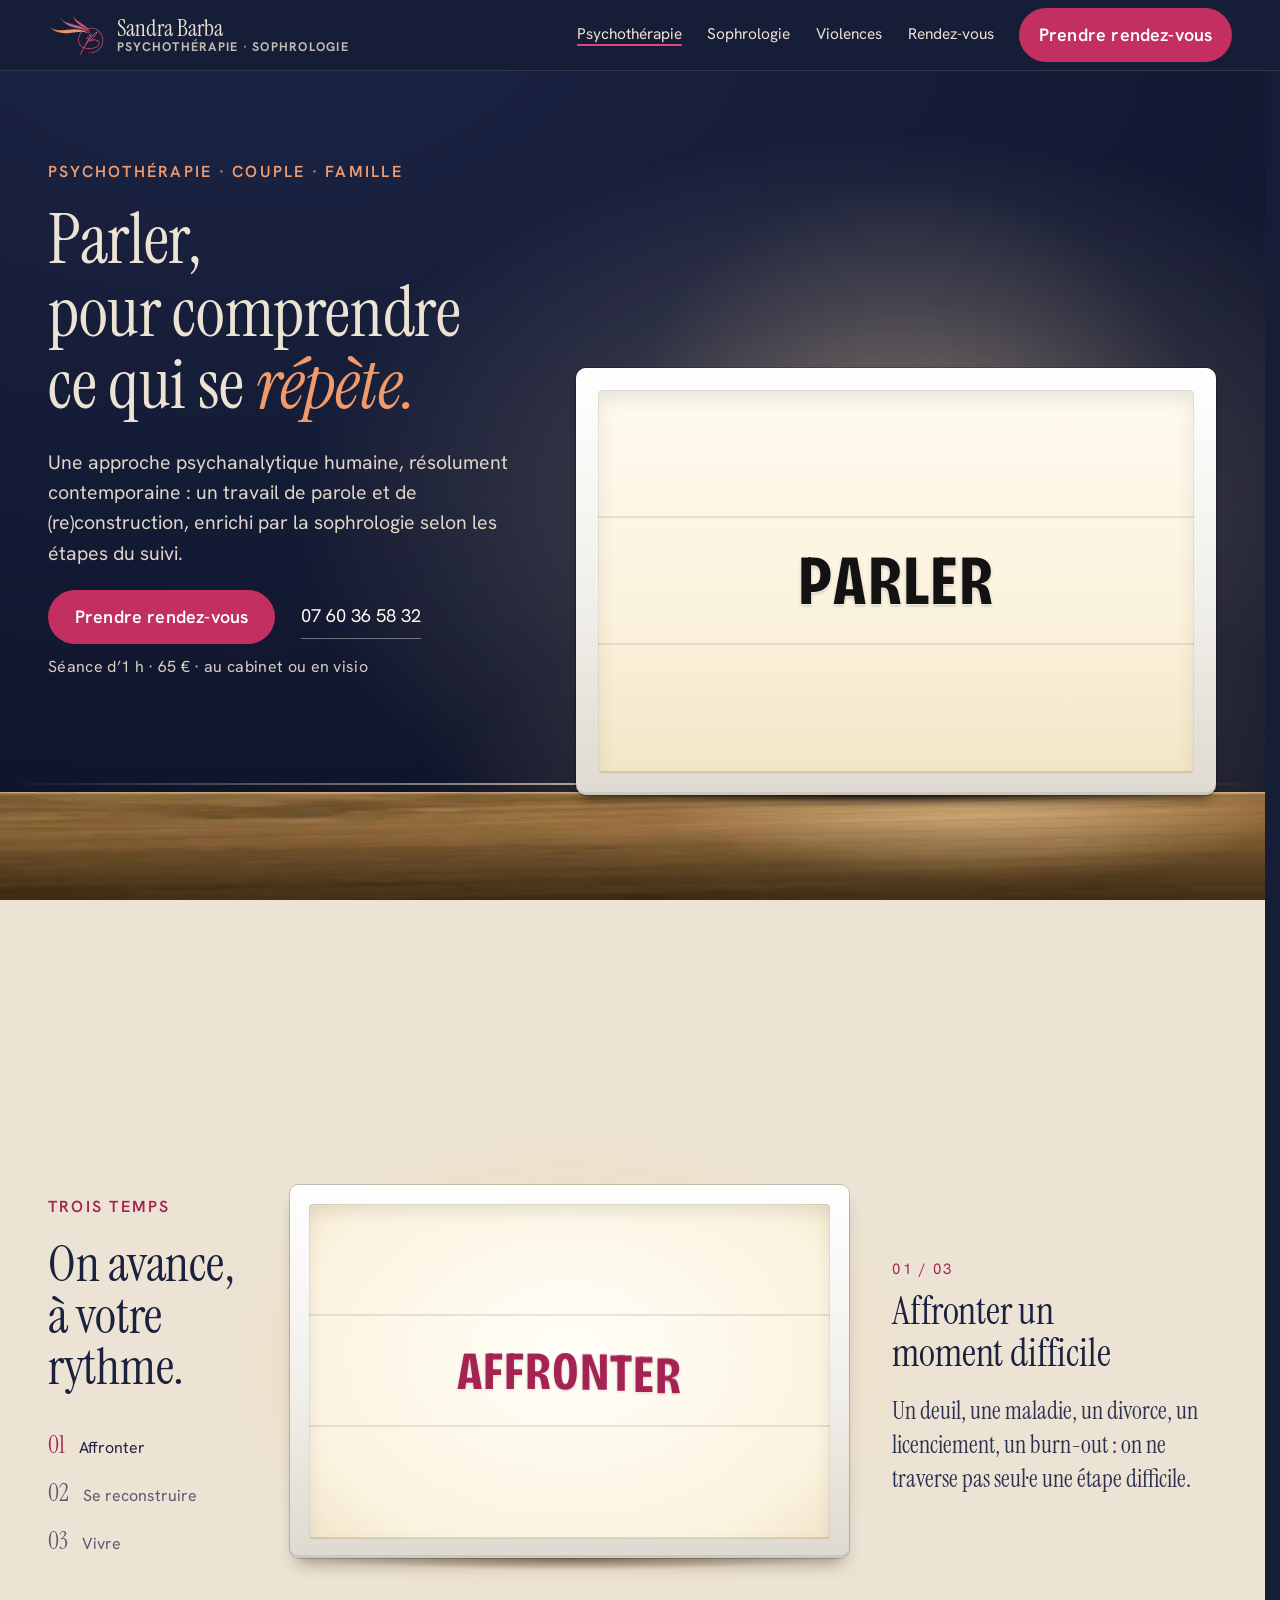
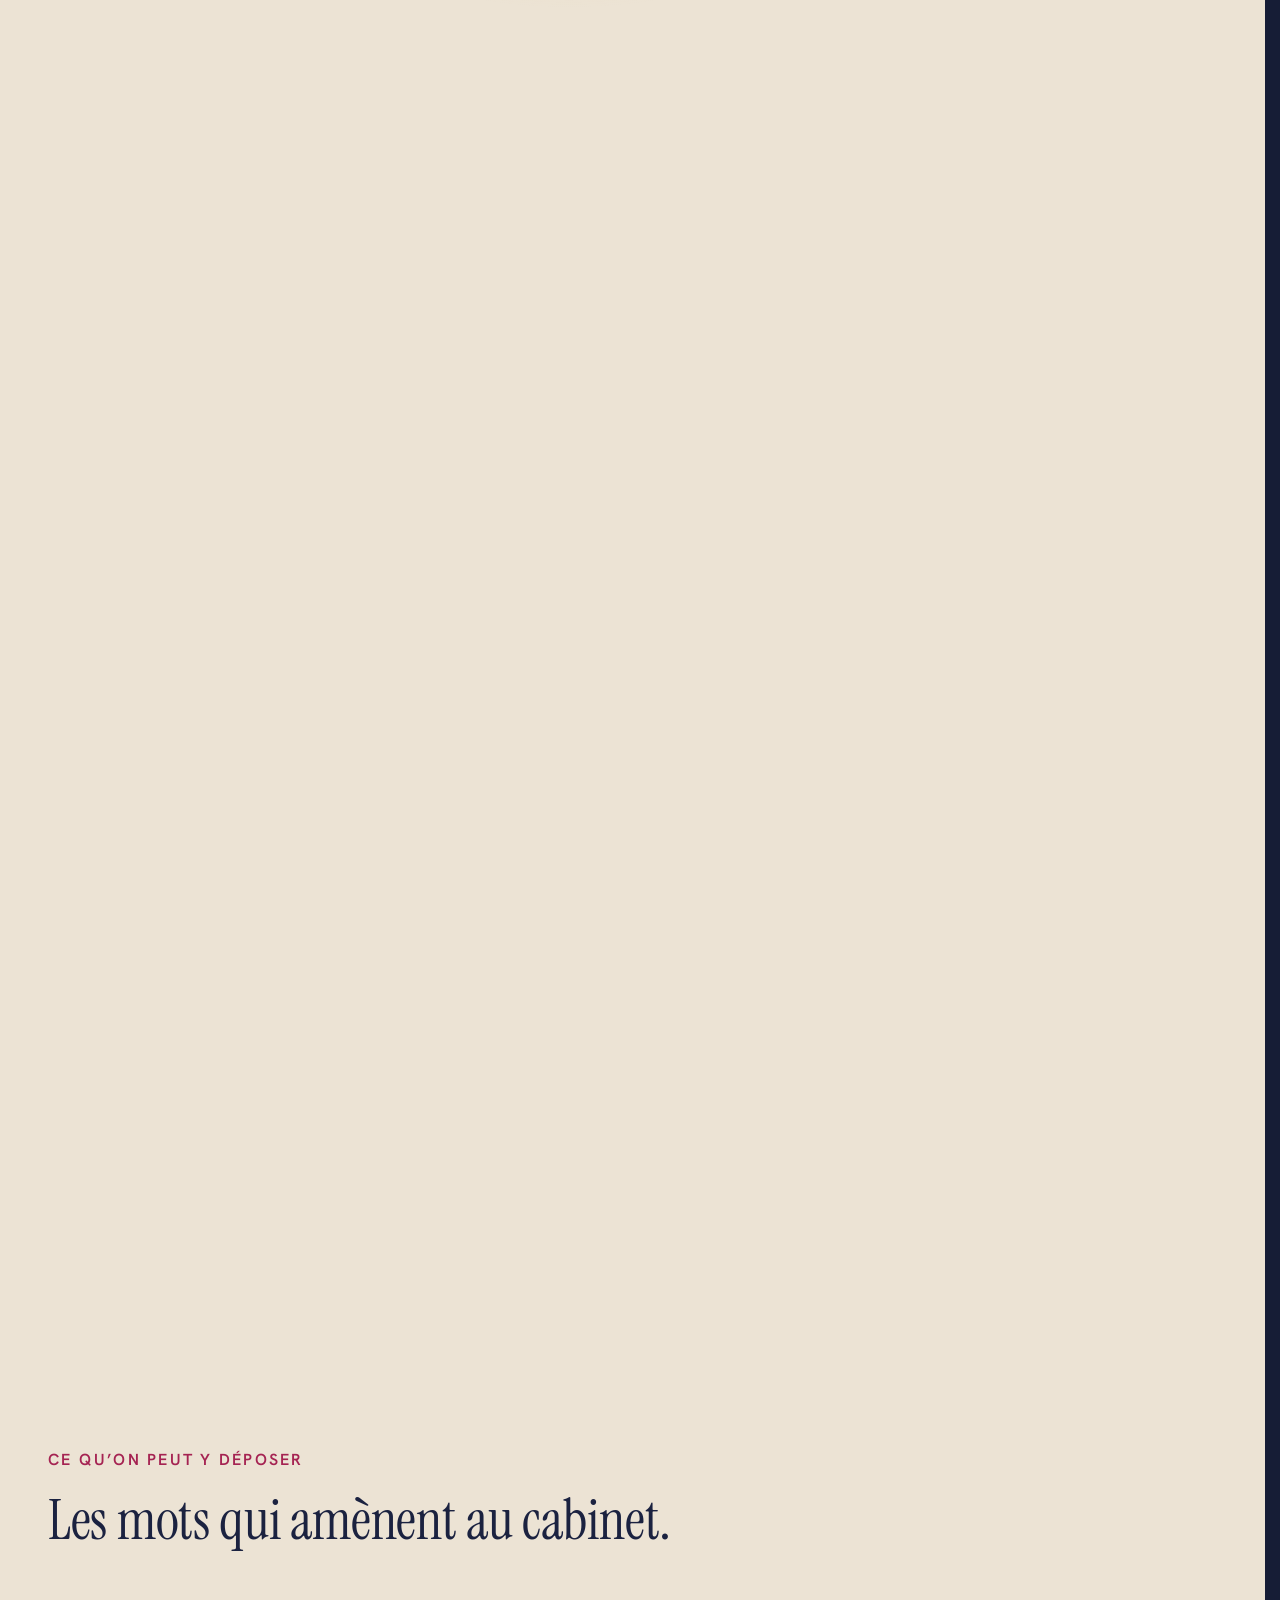
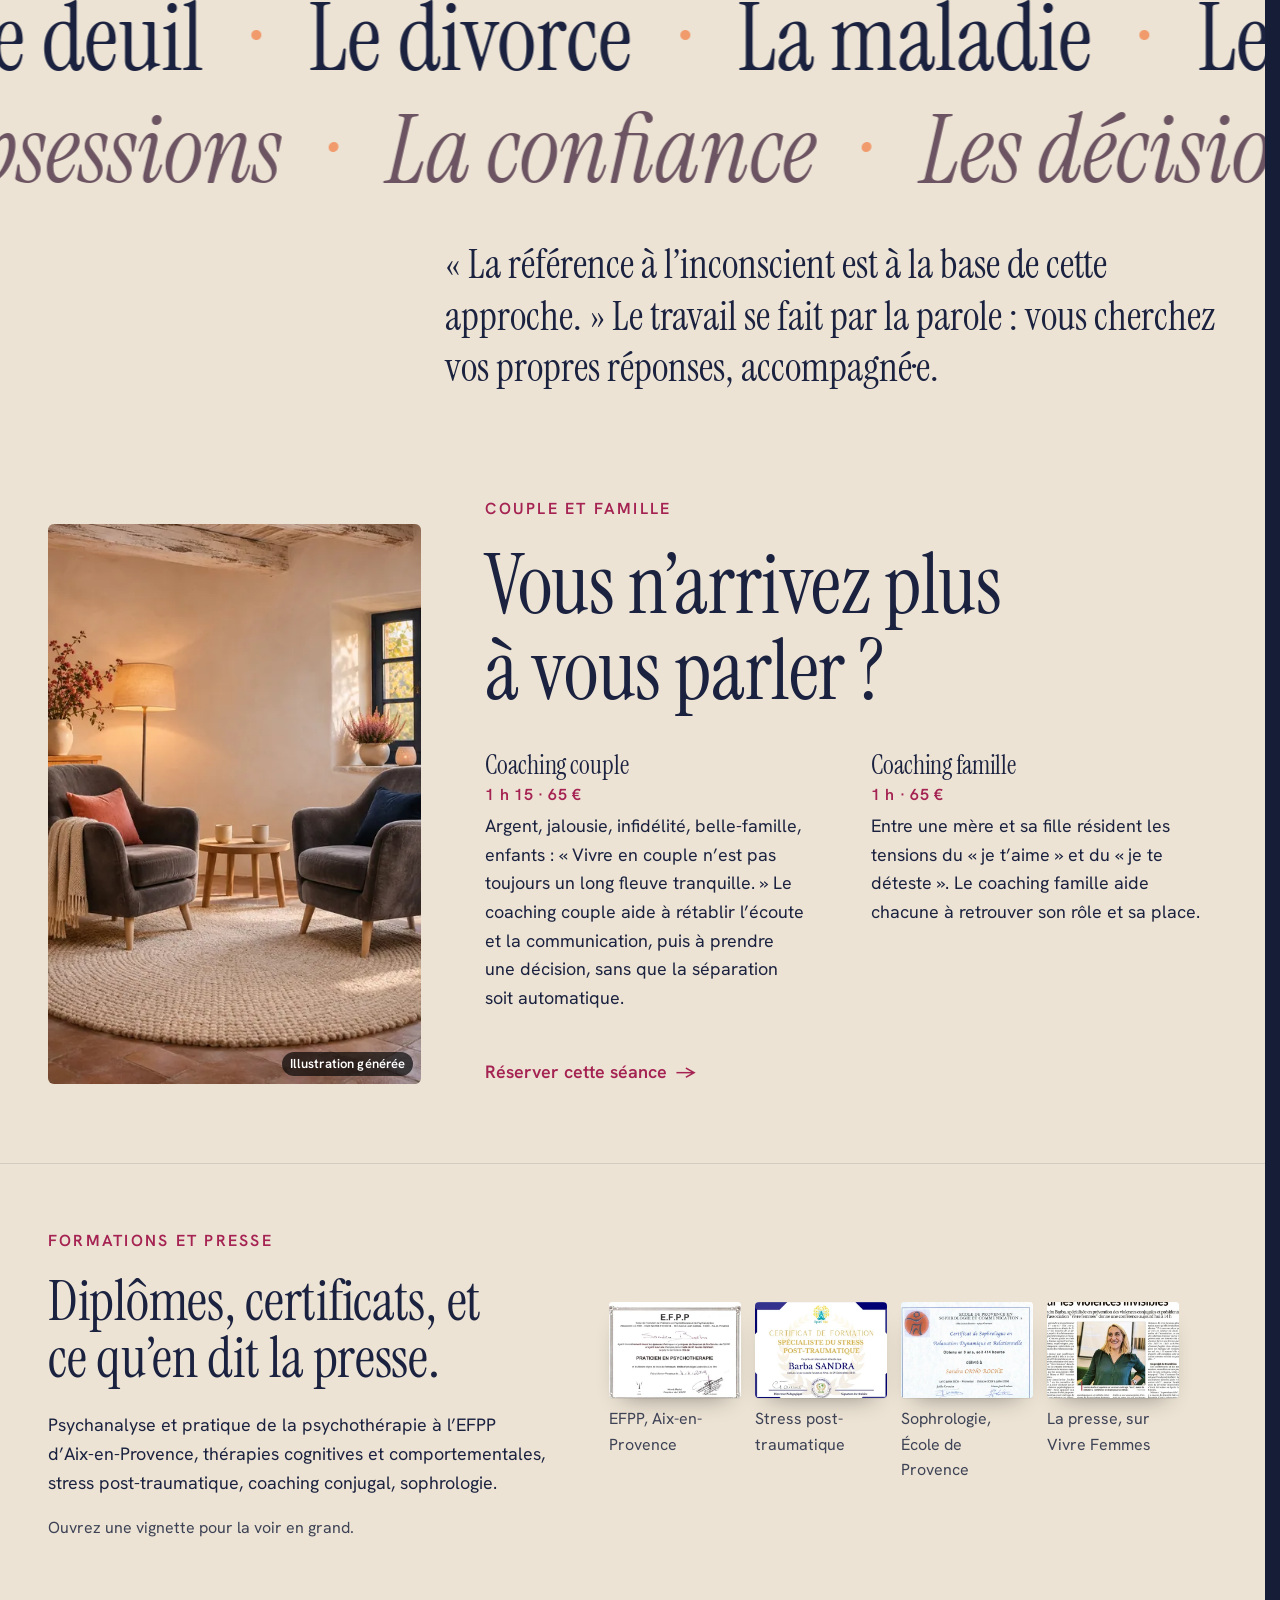
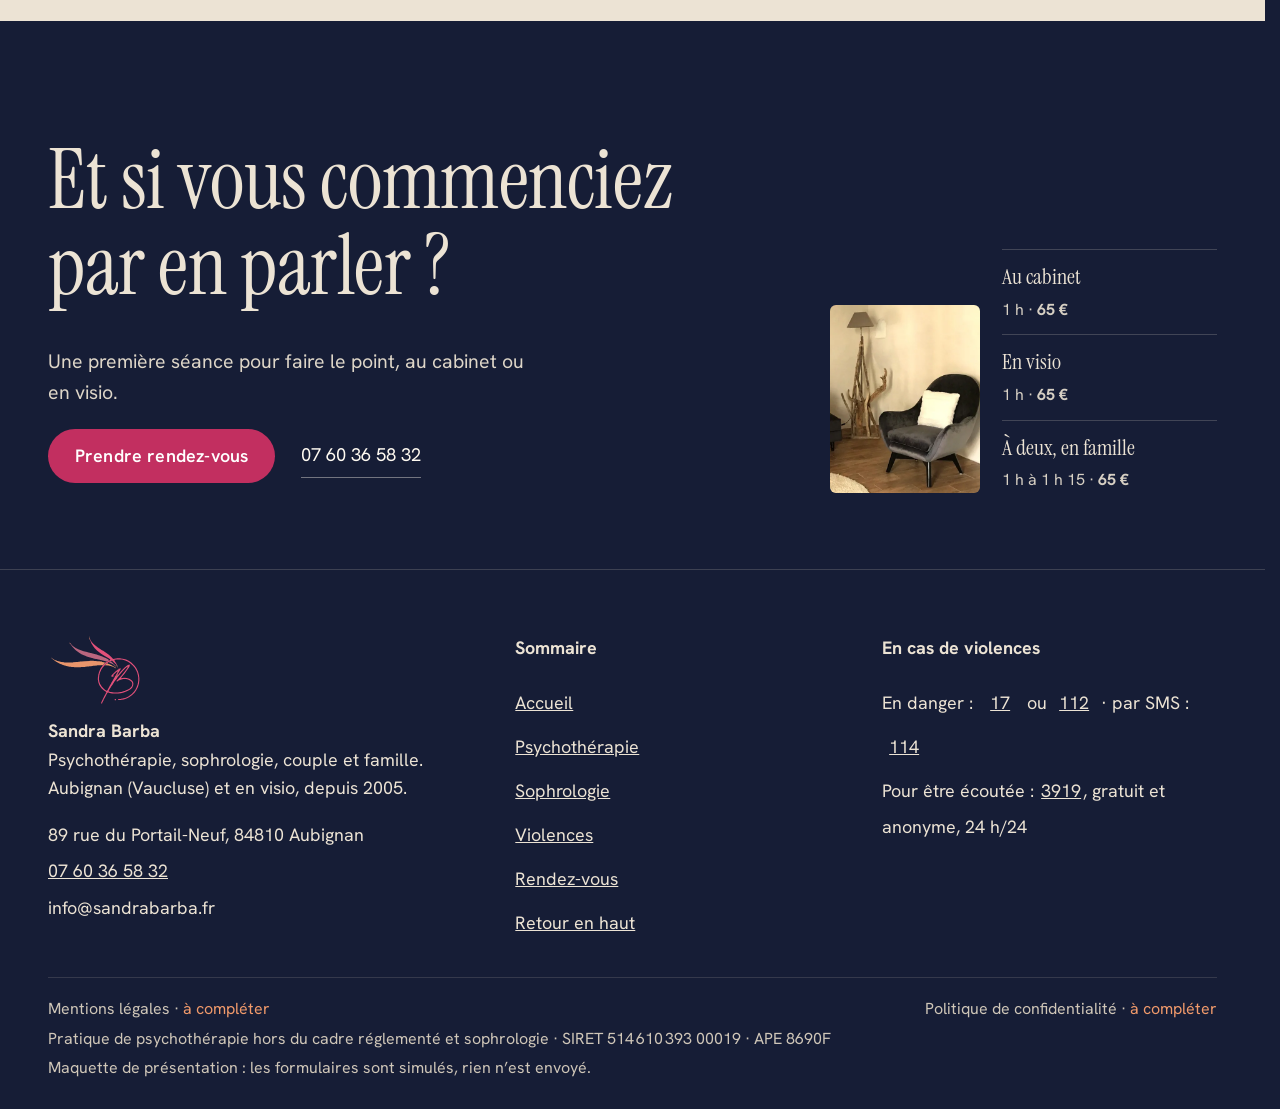
<file: psychotherapie.html>
<!doctype html>
<html lang="fr" data-v="6" data-page="psychotherapie">
<head>
<meta charset="utf-8">
<meta name="viewport" content="width=device-width, initial-scale=1, viewport-fit=cover">
<title>Psychothérapie, couple et famille : Sandra Barba, Aubignan et en visio</title>
<meta name="description" content="Une approche psychanalytique humaine et contemporaine : affronter un moment difficile, se reconstruire, vivre. Coaching couple et famille. Séance d’1 h, 65 €.">
<meta name="robots" content="noindex, nofollow">
<link rel="canonical" href="https://sandrabarba-maquette.vercel.app/psychotherapie">
<style>:root{--fond:#161d36;--texte:#ece3d4;--voile-fond:#161d36;--ouverture-fond:#161d36;--menu-fond:#161d36}:root { --entete-h: 72px; --barres-h: 0px; } html { background: var(--fond); color: var(--texte); scrollbar-gutter: stable; } body { margin: 0; background: var(--fond); } html.js:not(.secours):not([data-arrivee="retour"]) [data-anime] { opacity: 0; } html.js:not(.secours):not([data-arrivee="retour"]) [data-anime].vu { opacity: 1; } [data-voile] { position: fixed; inset: 0; z-index: 900; background: var(--voile-fond); transform: translateY(100%); visibility: hidden; pointer-events: none; } html[data-arrivee="voile"]:not(.voile-leve):not(.secours) [data-voile] { transform: none; visibility: visible; } html.secours [data-voile] { visibility: hidden !important; } .ouverture-panneau { position: fixed; inset: 0; z-index: 850; display: none; place-content: center; justify-items: center; background: var(--ouverture-fond, var(--voile-fond)); color: var(--fond); text-align: center; } html.js[data-arrivee="intro"]:not(.secours):not(.intro-finie) .ouverture-panneau { display: grid; } html.defilement-bloque, html.defilement-bloque body, html.js[data-arrivee="intro"]:not(.secours):not(.intro-finie), html.js[data-arrivee="intro"]:not(.secours):not(.intro-finie) body, html[data-arrivee="voile"]:not(.voile-leve):not(.secours), html[data-arrivee="voile"]:not(.voile-leve):not(.secours) body { overflow: hidden; } html.js[data-arrivee="intro"]:not(.secours):not(.intro-finie) { background-color: var(--ouverture-fond, var(--voile-fond)); } html[data-arrivee="voile"]:not(.voile-leve):not(.secours) { background-color: var(--voile-fond); }</style>
<script>(function () {
var d = document.documentElement, ss = null, ls = null;
try { ss = window.sessionStorage; ls = window.localStorage; } catch (e) {}
d.classList.add('js');
var nav = performance.getEntriesByType ? performance.getEntriesByType('navigation')[0] : null;
var type = nav ? nav.type : 'navigate';
var depart = null;
try { depart = JSON.parse(ss.getItem('socle:depart') || 'null'); ss.removeItem('socle:depart'); } catch (e) {}
if (depart && !(Date.now() - depart.t < 15000)) depart = null;
var mode = type === 'back_forward' ? 'retour' : type === 'reload' ? 'intro' : depart ? 'voile' : 'intro';
d.setAttribute('data-arrivee', mode);
if (mode === 'voile' && depart.couleur) d.style.setProperty('--voile-fond', depart.couleur);
if (type === 'reload' && 'scrollRestoration' in history) {
history.scrollRestoration = 'manual';
}
try {
var choisie = ls && ls.getItem('socle:langue');
var langue = (d.lang || '').slice(0, 2);
if (choisie && choisie !== langue && type === 'navigate' && !depart) {
var alt = document.querySelector('link[rel="alternate"][hreflang="' + choisie + '"]');
if (alt) location.replace(new URL(alt.href).pathname + location.search + location.hash);
}
} catch (e) {}
setTimeout(function () { if (!d.classList.contains('demarre')) d.classList.add('secours'); }, 2000);
})();</script>
<link rel="preload" href="/assets/fonts/instrument-serif.woff" as="font" type="font/woff" crossorigin>
<link rel="preload" href="/assets/fonts/bricolage-tuiles.woff" as="font" type="font/woff" crossorigin>
<link rel="stylesheet" href="/assets/css/socle.css?v=6">
<link rel="stylesheet" href="/assets/css/site.css?v=6">
<link rel="modulepreload" href="/assets/js/site.js?v=6">
<link rel="modulepreload" href="/assets/js/socle/index.js?v=6">
<script src="/assets/vendor/gsap.min.js" defer></script>
<script src="/assets/vendor/ScrollTrigger.min.js" defer></script>
<script src="/assets/vendor/SplitText.min.js" defer></script>
<script type="module" src="/assets/js/site.js?v=6"></script>
<meta name="theme-color" content="#161d36">
<link rel="icon" href="/assets/images/favicon.svg" type="image/svg+xml">
<link rel="apple-touch-icon" href="/assets/images/apple-touch-icon.png">
<meta property="og:type" content="website">
<meta property="og:site_name" content="Sandra Barba">
<meta property="og:locale" content="fr_FR">
<meta property="og:title" content="Psychothérapie, couple et famille : Sandra Barba, Aubignan et en visio">
<meta property="og:description" content="Une approche psychanalytique humaine et contemporaine : affronter un moment difficile, se reconstruire, vivre. Coaching couple et famille. Séance d’1 h, 65 €.">
<meta property="og:url" content="https://sandrabarba-maquette.vercel.app/psychotherapie">
<meta property="og:image" content="https://sandrabarba-maquette.vercel.app/assets/partage/psychotherapie-fr.jpg">
<meta property="og:image:width" content="1200">
<meta property="og:image:height" content="630">
<meta property="og:image:alt" content="Le divan de velours gris du cabinet, dans la lumière d’une fenêtre">
<meta name="twitter:card" content="summary_large_image">
<script type="application/ld+json">{"@context":"https://schema.org","@type":"LocalBusiness","name":"Psychothérapie et sophrologie Sandra Barba","url":"https://sandrabarba-maquette.vercel.app/","telephone":"+33760365832","email":"info@sandrabarba.fr","address":{"@type":"PostalAddress","streetAddress":"89 rue du Portail-Neuf","postalCode":"84810","addressLocality":"Aubignan","addressCountry":"FR"},"description":"Psychothérapie, sophrologie, coaching de couple et de famille à Aubignan (Vaucluse) et en visio, depuis 2005. Accompagnement des femmes victimes de violences.","priceRange":"65 €"}</script>
</head>
<body id="haut">
<div data-voile data-forme="iris" aria-hidden="true"><div class="voile-contenu"><img src="/assets/images/logo-clair.svg" alt="" width="84" height="62"><span class="voile-tuiles" data-voile-libelle>Psychothérapie</span></div></div>
<div class="ouverture-panneau" data-ouverture aria-hidden="true">
  <img class="ouverture-logo" src="/assets/images/logo-clair.svg" alt="" width="132" height="97" data-ouverture-objet>
  <p class="ouverture-tuiles"><span class="tuile">LA</span><span class="tuile">VIE</span><span class="tuile">EST</span><span class="tuile">UN</span><span class="tuile">COMBAT</span></p>
  <p class="ouverture-nom">Sandra Barba</p>
</div>
<a class="evitement" href="#contenu">Aller au contenu</a>
<header data-entete>
  <div class="entete-rangee">
    <a class="entete-logo" href="/" data-libelle="Accueil">
      <img src="/assets/images/logo.svg" alt="" width="58" height="43"><span class="entete-nom"><b>Sandra Barba</b><small>Psychothérapie · Sophrologie</small></span>
    </a>
    <nav data-nav aria-label="Navigation principale">
      <ul><li><a href="/psychotherapie" data-libelle="Psychothérapie" aria-current="page">Psychothérapie</a></li><li><a href="/sophrologie" data-libelle="Sophrologie">Sophrologie</a></li><li><a href="/violences" data-libelle="Violences">Violences</a></li><li><a href="/rendez-vous" data-libelle="Rendez-vous">Rendez-vous</a></li></ul>
    </nav>
    <div class="entete-actions">
      <a class="bouton" href="/rendez-vous#demande" data-libelle="Rendez-vous">Prendre rendez-vous</a>
      <button type="button" data-menu-bouton aria-controls="menu" aria-expanded="false" data-libelle-ouvrir="Menu" data-libelle-fermer="Fermer"><span data-libelle-bouton>Menu</span></button>
      <a class="menu-sansjs" href="#menu" data-menu-lien>Menu</a>
    </div>
  </div>
</header>
<script>/* Avant le premier affichage : rangées de la navigation (même règle que ajusterNav dans assets/js/socle/entete.js)
   et hauteur réelle de l'en-tête, pour que rien ne saute quand le JavaScript du site prend la main. */
(function () {
  var h = document.documentElement, u = document.querySelector('[data-nav] ul'), e = document.querySelector('[data-entete]');
  if (u) {
    var deborde = function () { return u.scrollWidth > u.clientWidth + 1; }, c = deborde();
    if (c && window.matchMedia('(min-width: 900px)').matches) {
      h.classList.add('nav-deux-rangees'); c = deborde();
      if (c) { h.classList.add('nav-deux-lignes'); var a = u.querySelector('a'); c = !a || u.getBoundingClientRect().height > a.getBoundingClientRect().height * 2.5; }
      if (c) h.classList.remove('nav-deux-rangees', 'nav-deux-lignes');
    }
    if (c) h.classList.add('nav-compacte');
  }
  if (e) h.style.setProperty('--entete-h', Math.round(e.getBoundingClientRect().height) + 'px');
})();</script>
<span id="menu-ferme" aria-hidden="true"></span>
<div id="menu" data-menu role="dialog" aria-modal="true" aria-label="Menu">
  <p class="menu-sansjs-fermer"><a href="#menu-ferme">Fermer</a></p>
  <ul><li style="--i:0"><a href="/" class="menu-lien" data-libelle="Accueil">Accueil</a></li><li style="--i:1"><a href="/psychotherapie" class="menu-lien" data-libelle="Psychothérapie" aria-current="page">Psychothérapie</a></li><li style="--i:2"><a href="/sophrologie" class="menu-lien" data-libelle="Sophrologie">Sophrologie</a></li><li style="--i:3"><a href="/violences" class="menu-lien" data-libelle="Violences">Violences</a></li><li style="--i:4"><a href="/rendez-vous" class="menu-lien" data-libelle="Rendez-vous">Rendez-vous</a></li></ul>
  <p><a class="bouton" href="tel:+33760365832">Appeler 07 60 36 58 32</a></p>
  <p class="menu-adresse">89 rue du Portail-Neuf, 84810 Aubignan<br>Du lundi au samedi, sur rendez-vous · parking gratuit à proximité</p>
</div>
<main id="contenu" tabindex="-1">
<section class="pi-ouverture ton-nuit" id="debut">
  <div class="conteneur pi-ouverture-grille">
    <div class="pi-ouverture-texte">
      <p class="surtitre" data-anime="gsap">Psychothérapie · couple · famille</p>
      <h1 data-superpose class="pi-titre"><span class="ligne-masque"><span class="titre-ligne" data-anime="gsap">Parler,</span></span><span class="ligne-masque"><span class="titre-ligne" data-anime="gsap">pour comprendre ce qui se <em>répète.</em></span></span></h1>
      <p class="pi-chapo" data-anime="gsap">Une approche psychanalytique humaine, résolument contemporaine : un travail de parole et de (re)construction, enrichi par la sophrologie selon les étapes du suivi.</p>
      <p class="pi-actions" data-anime="gsap"><a href="/rendez-vous#demande" class="bouton" data-libelle="Rendez-vous" data-action-principale>Prendre rendez-vous</a> <a class="tel" href="tel:+33760365832">07 60 36 58 32</a></p>
      <p class="info-cle" data-info-cle data-anime="gsap">Séance d’1 h · 65 € · au cabinet ou en visio</p>
    </div>
    <div class="scene-objet">
  <div class="boite boite--page allumee " data-visuel data-grille="typo" data-effet="boite-page" data-iris-centre role="img" aria-label="PARLER">
  <div class="boite-cadre"><div class="boite-panneau">
    <p class="boite-rangee" data-rangee="0" aria-hidden="true"></p>
    <p class="boite-rangee" data-rangee="1" aria-hidden="true"><span class="l">P</span><span class="l">A</span><span class="l">R</span><span class="l">L</span><span class="l">E</span><span class="l">R</span></p>
    <p class="boite-rangee" data-rangee="2" aria-hidden="true"></p>
  </div></div>
</div>
  <span class="boite-ombre" aria-hidden="true"></span>
</div>
  </div>
  <div class="pi-plateau" aria-hidden="true"></div>
</section>
<section class="pi-temps ton-pierre" id="temps" data-temps data-effet="trois-temps">
  <div class="pi-temps-collant">
    <div class="conteneur pi-temps-grille">
      <div class="pi-temps-tete">
        <p class="surtitre" data-anime>Trois temps</p>
        <h2 class="titre-section" data-anime="lignes">On avance, à votre rythme.</h2>
        <ol class="pi-temps-fil" aria-hidden="true"><li data-fil-temps="0"><span>01</span>Affronter</li><li data-fil-temps="1"><span>02</span>Se reconstruire</li><li data-fil-temps="2"><span>03</span>Vivre</li></ol>
      </div>
      <div class="pi-temps-boite" data-visuel>
        <div class="boite boite--temps allumee" data-boite-temps data-mots="AFFRONTER|SE RECONSTRUIRE|VIVRE" role="img" aria-label="Affronter, Se reconstruire, Vivre">
  <div class="boite-cadre"><div class="boite-panneau">
    <p class="boite-rangee" data-rangee="0" aria-hidden="true"></p>
    <p class="boite-rangee" data-rangee="1" aria-hidden="true"><span class="l">A</span><span class="l">F</span><span class="l">F</span><span class="l">R</span><span class="l">O</span><span class="l">N</span><span class="l">T</span><span class="l">E</span><span class="l">R</span></p>
    <p class="boite-rangee" data-rangee="2" aria-hidden="true"></p>
  </div></div>
</div>
        <span class="boite-ombre" aria-hidden="true"></span>
      </div>
      <div class="pi-temps-scene">
        <article class="pi-temps-etat actif" data-etat="0">
          <p class="pi-temps-num" aria-hidden="true">01 / 03</p>
          <h3 class="pi-temps-titre">Affronter un moment difficile</h3>
          <p class="pi-temps-p">Un deuil, une maladie, un divorce, un licenciement, un burn-out : on ne traverse pas seul·e une étape difficile.</p>
        </article><article class="pi-temps-etat" data-etat="1">
          <p class="pi-temps-num" aria-hidden="true">02 / 03</p>
          <h3 class="pi-temps-titre">Se reconstruire</h3>
          <p class="pi-temps-p">Sentiments d’échec, angoisses, lassitude : comprendre d’où ils viennent et faire évoluer les schémas qui se répètent.</p>
        </article><article class="pi-temps-etat" data-etat="2">
          <p class="pi-temps-num" aria-hidden="true">03 / 03</p>
          <h3 class="pi-temps-titre">Retrouver le sourire, vivre</h3>
          <p class="pi-temps-p">Connaître ses forces, gagner en confiance, prendre ses décisions, gérer ses émotions.</p>
        </article>
      </div>
    </div>
  </div>
</section>
<section class="pi-mots ton-pierre" id="themes">
  <div class="conteneur">
    <p class="surtitre" data-anime>Ce qu’on peut y déposer</p>
    <h2 class="titre-section" data-anime="lignes">Les mots qui amènent au cabinet.</h2>
  </div>
  <div class="pi-ruban" data-ruban data-visuel aria-hidden="true">
    <p class="pi-ruban-ligne" data-ruban-sens="-1"><span>Le deuil</span><span>Le divorce</span><span>La maladie</span><span>Le licenciement</span><span>Le burn-out</span><span>L’angoisse</span><span>L’anxiété</span><span>La déprime</span><span>Le deuil</span><span>Le divorce</span><span>La maladie</span><span>Le licenciement</span><span>Le burn-out</span><span>L’angoisse</span><span>L’anxiété</span><span>La déprime</span></p>
    <p class="pi-ruban-ligne pi-ruban-ligne--2" data-ruban-sens="1"><span>Le sentiment d’échec</span><span>La perte d’appétit</span><span>Le poids</span><span>Le manque de désir</span><span>Les obsessions</span><span>La confiance</span><span>Les décisions</span><span>Les émotions</span><span>Le sentiment d’échec</span><span>La perte d’appétit</span><span>Le poids</span><span>Le manque de désir</span><span>Les obsessions</span><span>La confiance</span><span>Les décisions</span><span>Les émotions</span></p>
  </div>
  <ul class="visuellement-cache"><li>Le deuil</li><li>Le divorce</li><li>La maladie</li><li>Le licenciement</li><li>Le burn-out</li><li>L’angoisse</li><li>L’anxiété</li><li>La déprime</li><li>Le sentiment d’échec</li><li>La perte d’appétit</li><li>Le poids</li><li>Le manque de désir</li><li>Les obsessions</li><li>La confiance</li><li>Les décisions</li><li>Les émotions</li></ul>
  <div class="conteneur">
    <p class="pi-grande-citation" data-anime>« La référence à l’inconscient est à la base de cette approche. » Le travail se fait par la parole : vous cherchez vos propres réponses, accompagné·e.</p>
  </div>
</section>
<section class="pi-couple ton-pierre" id="couple">
  <div class="conteneur pi-couple-grille">
    <figure class="media pi-couple-media" data-grok style="--cadrage:50% 55%;aspect-ratio:2 / 3">
  <picture>
    <img src="/assets/images/grok/deux-fauteuils-784.webp" srcset="/assets/images/grok/deux-fauteuils-480.webp 480w, /assets/images/grok/deux-fauteuils-640.webp 640w, /assets/images/grok/deux-fauteuils-784.webp 784w" sizes="(max-width: 760px) 70vw, 34vw" alt="Deux fauteuils de velours gris tournés l’un vers l’autre" width="784" height="1176" loading="lazy" decoding="async">
  </picture><figcaption class="mention-ia">Illustration générée</figcaption>
</figure>
    <div class="pi-couple-texte">
      <p class="surtitre" data-anime>Couple et famille</p>
      <h2 class="titre-section titre-grand" data-anime="lignes">Vous n’arrivez plus à vous parler ?</h2>
      <div class="pi-deux-colonnes">
        <div data-anime>
          <h3 class="pi-petit-titre">Coaching couple <span class="pi-prix" data-prix>1 h 15 · 65 €</span></h3>
          <p>Argent, jalousie, infidélité, belle-famille, enfants : « Vivre en couple n’est pas toujours un long fleuve tranquille. » Le coaching couple aide à rétablir l’écoute et la communication, puis à prendre une décision, sans que la séparation soit automatique.</p>
        </div>
        <div data-anime>
          <h3 class="pi-petit-titre">Coaching famille <span class="pi-prix" data-prix>1 h · 65 €</span></h3>
          <p>Entre une mère et sa fille résident les tensions du « je t’aime » et du « je te déteste ». Le coaching famille aide chacune à retrouver son rôle et sa place.</p>
        </div>
      </div>
      <p data-anime><a href="/rendez-vous?seance=couple#demande" class="lien-fleche" data-libelle="Rendez-vous">Réserver cette séance</a></p>
    </div>
  </div>
</section>
<section class="pi-docs ton-pierre" id="formations">
  <div class="conteneur pi-docs-grille">
    <div>
      <p class="surtitre" data-anime>Formations et presse</p>
      <h2 class="titre-section" data-anime="lignes">Diplômes, certificats, et ce qu’en dit la presse.</h2>
      <p data-anime>Psychanalyse et pratique de la psychothérapie à l’EFPP d’Aix-en-Provence, thérapies cognitives et comportementales, stress post-traumatique, coaching conjugal, sophrologie.</p>
      <p class="pi-note" data-anime>Ouvrez une vignette pour la voir en grand.</p>
    </div>
    <ul class="vignettes" data-anime="cascade"><li>
  <button type="button" class="vignette" data-vignette="/assets/images/diplome-efpp-800.webp" data-vignette-alt="Attestation de l’EFPP d’Aix-en-Provence, praticien en psychothérapie" aria-label="Agrandir : Attestation de l’EFPP d’Aix-en-Provence, praticien en psychothérapie">
    <img src="/assets/images/diplome-efpp-480.webp" alt="" width="480" height="320" loading="lazy" decoding="async">
  </button>
  <p class="vignette-legende">EFPP, Aix-en-Provence</p>
</li><li>
  <button type="button" class="vignette" data-vignette="/assets/images/diplome-stress-800.webp" data-vignette-alt="Certificat de spécialiste du stress post-traumatique" aria-label="Agrandir : Certificat de spécialiste du stress post-traumatique">
    <img src="/assets/images/diplome-stress-480.webp" alt="" width="480" height="320" loading="lazy" decoding="async">
  </button>
  <p class="vignette-legende">Stress post-traumatique</p>
</li><li>
  <button type="button" class="vignette" data-vignette="/assets/images/diplome-sophrologie-800.webp" data-vignette-alt="Certificat de sophrologie, relaxation dynamique et relationnelle, École de Provence" aria-label="Agrandir : Certificat de sophrologie, relaxation dynamique et relationnelle, École de Provence">
    <img src="/assets/images/diplome-sophrologie-480.webp" alt="" width="480" height="320" loading="lazy" decoding="async">
  </button>
  <p class="vignette-legende">Sophrologie, École de Provence</p>
</li><li>
  <button type="button" class="vignette" data-vignette="/assets/images/presse-800.webp" data-vignette-alt="Article de presse : « Éveiller les consciences sur les violences invisibles »" aria-label="Agrandir : Article de presse : « Éveiller les consciences sur les violences invisibles »">
    <img src="/assets/images/presse-480.webp" alt="" width="480" height="600" loading="lazy" decoding="async">
  </button>
  <p class="vignette-legende">La presse, sur Vivre Femmes</p>
</li></ul>
  </div>
</section>
<section class="pi-fin ton-nuit" id="fin">
  <div class="conteneur pi-fin-grille">
    <div>
      <h2 class="titre-section titre-grand" data-anime="lignes">Et si vous commenciez par en parler ?</h2>
      <p class="pi-chapo" data-anime>Une première séance pour faire le point, au cabinet ou en visio.</p>
      <p class="pi-actions" data-anime><a href="/rendez-vous#demande" class="bouton" data-libelle="Rendez-vous">Prendre rendez-vous</a> <a class="tel" href="tel:+33760365832">07 60 36 58 32</a></p>
    </div>
    <div class="pi-fin-cote">
      <figure class="media pi-fin-media" style="--cadrage:55% 45%;aspect-ratio:4 / 5">
  <picture>
    <img src="/assets/images/cabinet-photo-800.webp" srcset="/assets/images/cabinet-photo-480.webp 480w, /assets/images/cabinet-photo-640.webp 640w, /assets/images/cabinet-photo-800.webp 800w" sizes="(max-width: 760px) 40vw, 12vw" alt="Le vrai cabinet : le fauteuil œuf et la lampe en bois flotté" width="800" height="1000" loading="lazy" decoding="async">
  </picture>
</figure>
      <dl class="pi-tarifs" data-anime="cascade">
        <div><dt>Au cabinet</dt><dd>1 h · <strong data-prix>65 €</strong></dd></div><div><dt>En visio</dt><dd>1 h · <strong data-prix>65 €</strong></dd></div><div><dt>À deux, en famille</dt><dd>1 h à 1 h 15 · <strong data-prix>65 €</strong></dd></div>
      </dl>
    </div>
  </div>
</section>
<dialog class="visionneuse" data-visionneuse aria-label="Document en grand">
  <form method="dialog"><button class="visionneuse-fermer" aria-label="Fermer">✕</button></form>
  <img src="[data-uri]" alt="" width="1" height="1" data-visionneuse-img>
</dialog>
</main>
<footer class="pied" id="pied">
  <div class="conteneur pied-grille">
    <div class="pied-marque">
      <img src="/assets/images/logo.svg" alt="" width="96" height="70" loading="lazy">
      <p><strong>Sandra Barba</strong><br>Psychothérapie, sophrologie, couple et famille. Aubignan (Vaucluse) et en visio, depuis 2005.</p>
      <p>89 rue du Portail-Neuf, 84810 Aubignan<br><a href="tel:+33760365832">07 60 36 58 32</a><br><span class="email">info@sandrabarba.fr</span></p>
    </div>
    <nav aria-label="Sommaire">
      <p><strong>Sommaire</strong></p>
      <ul><li><a href="/" data-libelle="Accueil">Accueil</a></li><li><a href="/psychotherapie" data-libelle="Psychothérapie" aria-current="page">Psychothérapie</a></li><li><a href="/sophrologie" data-libelle="Sophrologie">Sophrologie</a></li><li><a href="/violences" data-libelle="Violences">Violences</a></li><li><a href="/rendez-vous" data-libelle="Rendez-vous">Rendez-vous</a></li><li><a href="#haut" data-sans-transition>Retour en haut</a></li></ul>
    </nav>
    <div class="pied-aide">
      <p><strong>En cas de violences</strong></p>
      <p>En danger : <a href="tel:17">17</a> ou <a href="tel:112">112</a> · par SMS : <a href="sms:114">114</a><br>Pour être écoutée : <a href="tel:3919">3919</a>, gratuit et anonyme, 24 h/24</p>
    </div>
  </div>
  <div class="conteneur pied-bas">
    <p>Mentions légales · <span class="a-completer">à compléter</span></p>
    <p>Politique de confidentialité · <span class="a-completer">à compléter</span></p>
    <p>Pratique de psychothérapie hors du cadre réglementé et sophrologie · SIRET 514 610 393 00019 · APE 8690F</p>
    <p>Maquette de présentation : les formulaires sont simulés, rien n’est envoyé.</p>
  </div>
</footer>
<div data-barre-fixe>
  <a class="bouton bouton--contour" href="tel:+33760365832">Appeler</a>
  <a class="bouton barre-rdv" href="/rendez-vous#demande" data-libelle="Rendez-vous" data-fil-lien><span class="tuile tuile--mini" data-fil-mot hidden></span><span>Rendez-vous</span></a>
</div>
<div class="fil" data-grille="fil" data-effet="fil-mot" aria-hidden="true"><span class="fil-rail"></span><span class="fil-tuile tuile tuile--mini" data-fil-tuile>VOTRE MOT</span></div>
</body>
</html>
</file>
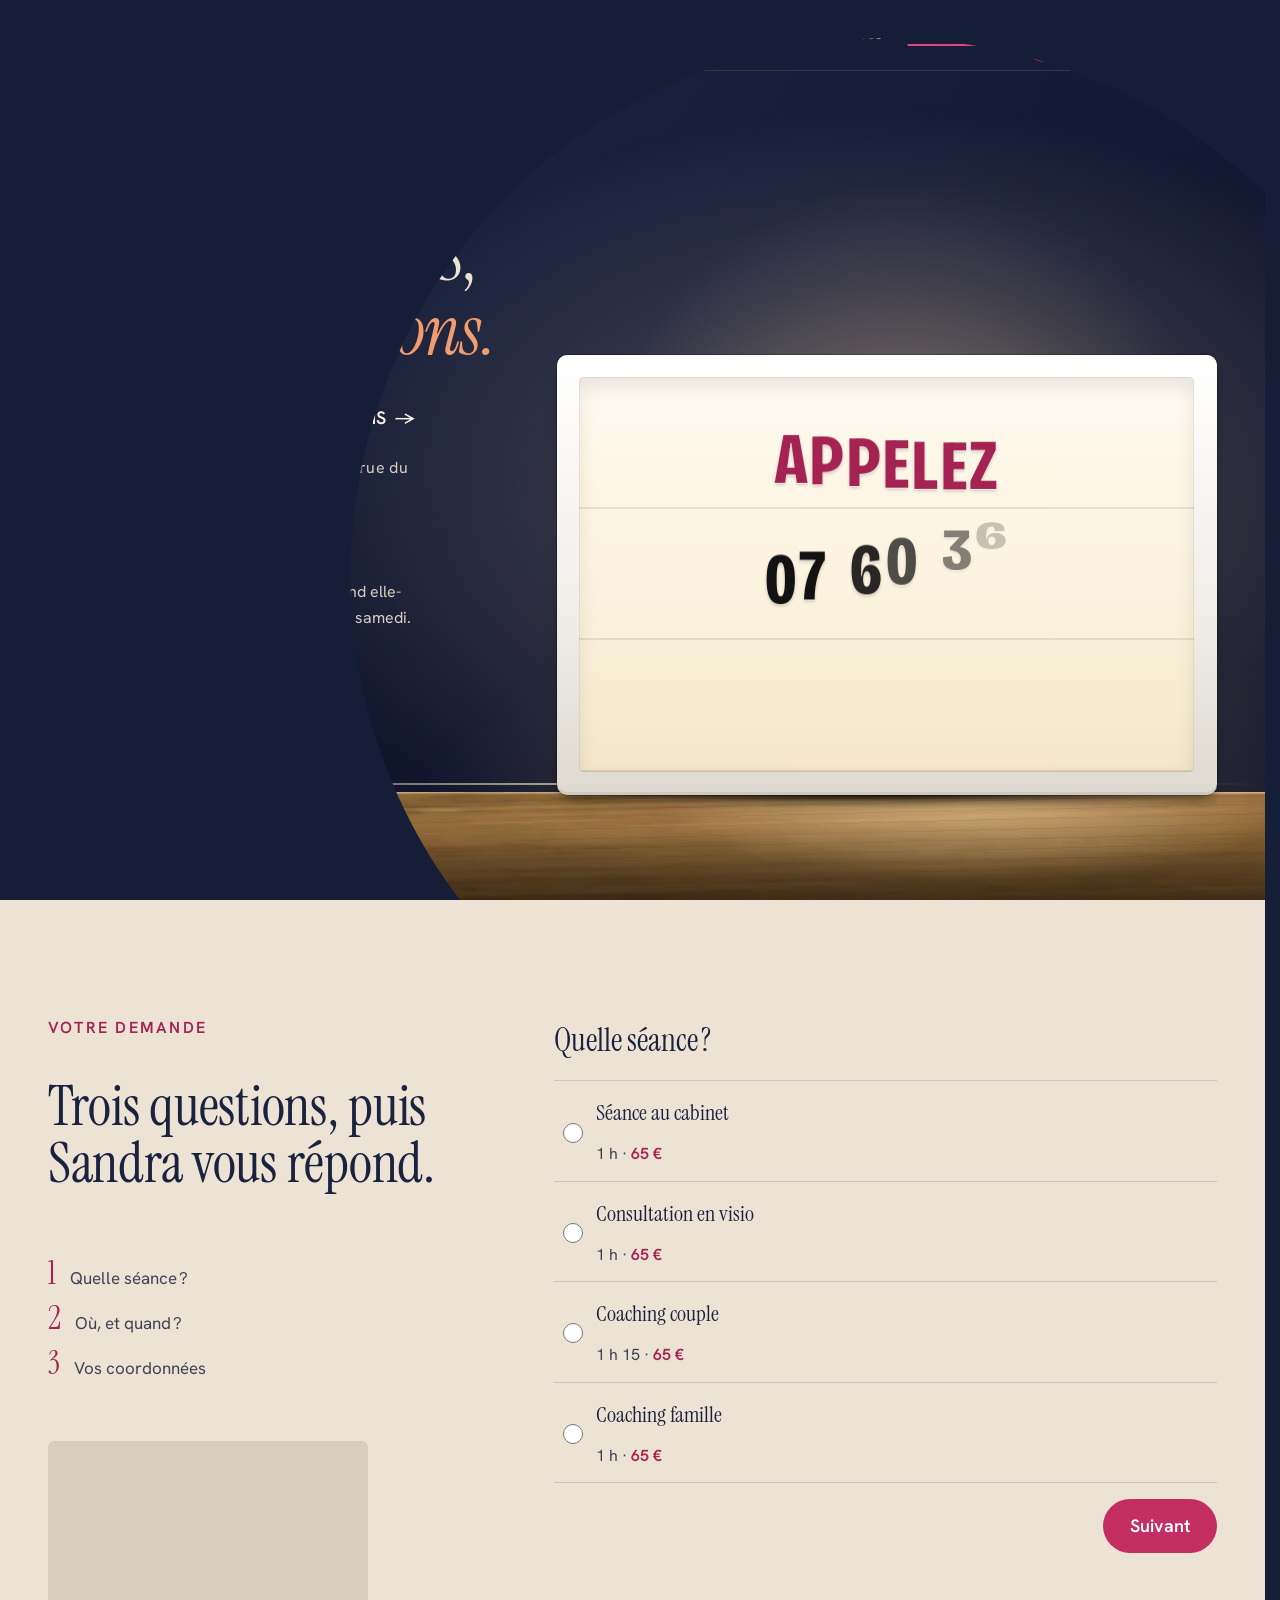
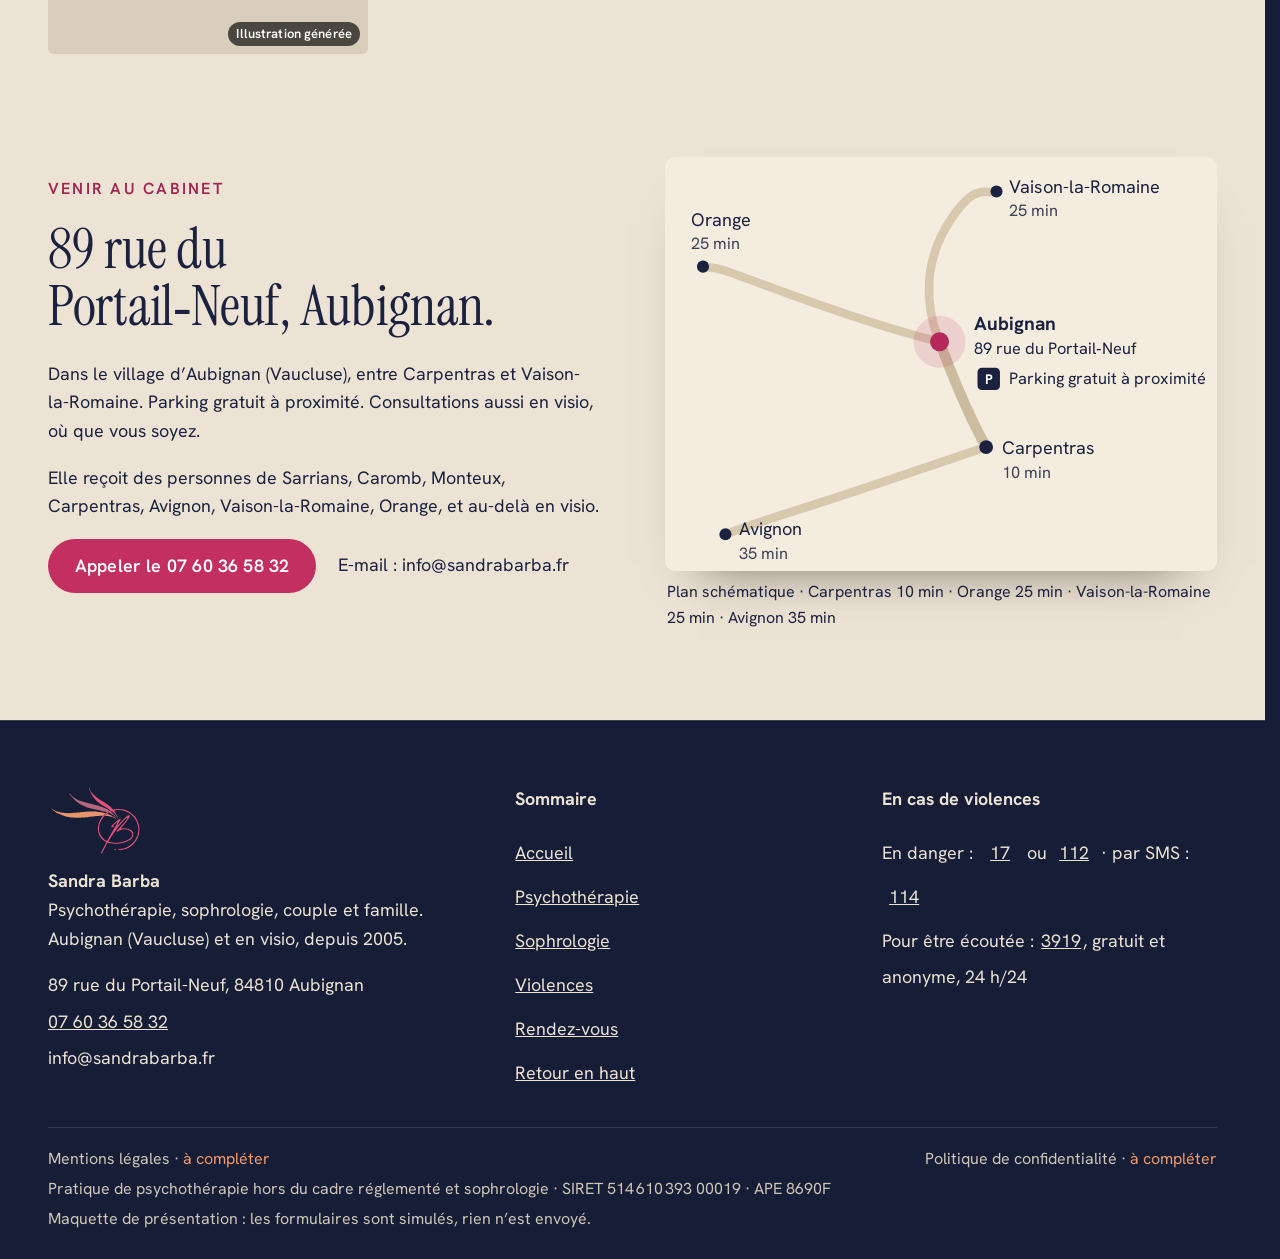
<file: rendez-vous.html>
<!doctype html>
<html lang="fr" data-v="6" data-page="rendez-vous">
<head>
<meta charset="utf-8">
<meta name="viewport" content="width=device-width, initial-scale=1, viewport-fit=cover">
<title>Prendre rendez-vous avec Sandra Barba : cabinet d’Aubignan ou visio</title>
<meta name="description" content="Séance au cabinet ou en visio (1 h, 65 €), coaching couple (1 h 15, 65 €) ou famille (1 h, 65 €). 07 60 36 58 32, 89 rue du Portail‑Neuf, Aubignan.">
<meta name="robots" content="noindex, nofollow">
<link rel="canonical" href="https://sandrabarba-maquette.vercel.app/rendez-vous">
<style>:root{--fond:#161d36;--texte:#ece3d4;--voile-fond:#161d36;--ouverture-fond:#161d36;--menu-fond:#161d36}:root { --entete-h: 72px; --barres-h: 0px; } html { background: var(--fond); color: var(--texte); scrollbar-gutter: stable; } body { margin: 0; background: var(--fond); } html.js:not(.secours):not([data-arrivee="retour"]) [data-anime] { opacity: 0; } html.js:not(.secours):not([data-arrivee="retour"]) [data-anime].vu { opacity: 1; } [data-voile] { position: fixed; inset: 0; z-index: 900; background: var(--voile-fond); transform: translateY(100%); visibility: hidden; pointer-events: none; } html[data-arrivee="voile"]:not(.voile-leve):not(.secours) [data-voile] { transform: none; visibility: visible; } html.secours [data-voile] { visibility: hidden !important; } .ouverture-panneau { position: fixed; inset: 0; z-index: 850; display: none; place-content: center; justify-items: center; background: var(--ouverture-fond, var(--voile-fond)); color: var(--fond); text-align: center; } html.js[data-arrivee="intro"]:not(.secours):not(.intro-finie) .ouverture-panneau { display: grid; } html.defilement-bloque, html.defilement-bloque body, html.js[data-arrivee="intro"]:not(.secours):not(.intro-finie), html.js[data-arrivee="intro"]:not(.secours):not(.intro-finie) body, html[data-arrivee="voile"]:not(.voile-leve):not(.secours), html[data-arrivee="voile"]:not(.voile-leve):not(.secours) body { overflow: hidden; } html.js[data-arrivee="intro"]:not(.secours):not(.intro-finie) { background-color: var(--ouverture-fond, var(--voile-fond)); } html[data-arrivee="voile"]:not(.voile-leve):not(.secours) { background-color: var(--voile-fond); }</style>
<script>(function () {
var d = document.documentElement, ss = null, ls = null;
try { ss = window.sessionStorage; ls = window.localStorage; } catch (e) {}
d.classList.add('js');
var nav = performance.getEntriesByType ? performance.getEntriesByType('navigation')[0] : null;
var type = nav ? nav.type : 'navigate';
var depart = null;
try { depart = JSON.parse(ss.getItem('socle:depart') || 'null'); ss.removeItem('socle:depart'); } catch (e) {}
if (depart && !(Date.now() - depart.t < 15000)) depart = null;
var mode = type === 'back_forward' ? 'retour' : type === 'reload' ? 'intro' : depart ? 'voile' : 'intro';
d.setAttribute('data-arrivee', mode);
if (mode === 'voile' && depart.couleur) d.style.setProperty('--voile-fond', depart.couleur);
if (type === 'reload' && 'scrollRestoration' in history) {
history.scrollRestoration = 'manual';
}
try {
var choisie = ls && ls.getItem('socle:langue');
var langue = (d.lang || '').slice(0, 2);
if (choisie && choisie !== langue && type === 'navigate' && !depart) {
var alt = document.querySelector('link[rel="alternate"][hreflang="' + choisie + '"]');
if (alt) location.replace(new URL(alt.href).pathname + location.search + location.hash);
}
} catch (e) {}
setTimeout(function () { if (!d.classList.contains('demarre')) d.classList.add('secours'); }, 2000);
})();</script>
<link rel="preload" href="/assets/fonts/instrument-serif.woff" as="font" type="font/woff" crossorigin>
<link rel="preload" href="/assets/fonts/bricolage-tuiles.woff" as="font" type="font/woff" crossorigin>
<link rel="stylesheet" href="/assets/css/socle.css?v=6">
<link rel="stylesheet" href="/assets/css/site.css?v=6">
<link rel="modulepreload" href="/assets/js/site.js?v=6">
<link rel="modulepreload" href="/assets/js/socle/index.js?v=6">
<script src="/assets/vendor/gsap.min.js" defer></script>
<script src="/assets/vendor/ScrollTrigger.min.js" defer></script>
<script src="/assets/vendor/SplitText.min.js" defer></script>
<script type="module" src="/assets/js/site.js?v=6"></script>
<meta name="theme-color" content="#161d36">
<link rel="icon" href="/assets/images/favicon.svg" type="image/svg+xml">
<link rel="apple-touch-icon" href="/assets/images/apple-touch-icon.png">
<meta property="og:type" content="website">
<meta property="og:site_name" content="Sandra Barba">
<meta property="og:locale" content="fr_FR">
<meta property="og:title" content="Prendre rendez-vous avec Sandra Barba : cabinet d’Aubignan ou visio">
<meta property="og:description" content="Séance au cabinet ou en visio (1 h, 65 €), coaching couple (1 h 15, 65 €) ou famille (1 h, 65 €). 07 60 36 58 32, 89 rue du Portail‑Neuf, Aubignan.">
<meta property="og:url" content="https://sandrabarba-maquette.vercel.app/rendez-vous">
<meta property="og:image" content="https://sandrabarba-maquette.vercel.app/assets/partage/rendez-vous-fr.jpg">
<meta property="og:image:width" content="1200">
<meta property="og:image:height" content="630">
<meta property="og:image:alt" content="Sandra Barba souriante, et son numéro de téléphone">
<meta name="twitter:card" content="summary_large_image">
<script type="application/ld+json">{"@context":"https://schema.org","@type":"LocalBusiness","name":"Psychothérapie et sophrologie Sandra Barba","url":"https://sandrabarba-maquette.vercel.app/","telephone":"+33760365832","email":"info@sandrabarba.fr","address":{"@type":"PostalAddress","streetAddress":"89 rue du Portail-Neuf","postalCode":"84810","addressLocality":"Aubignan","addressCountry":"FR"},"description":"Psychothérapie, sophrologie, coaching de couple et de famille à Aubignan (Vaucluse) et en visio, depuis 2005. Accompagnement des femmes victimes de violences.","priceRange":"65 €"}</script>
</head>
<body id="haut">
<div data-voile data-forme="iris" aria-hidden="true"><div class="voile-contenu"><img src="/assets/images/logo-clair.svg" alt="" width="84" height="62"><span class="voile-tuiles" data-voile-libelle>Rendez-vous</span></div></div>
<div class="ouverture-panneau" data-ouverture aria-hidden="true">
  <img class="ouverture-logo" src="/assets/images/logo-clair.svg" alt="" width="132" height="97" data-ouverture-objet>
  <p class="ouverture-tuiles"><span class="tuile">LA</span><span class="tuile">VIE</span><span class="tuile">EST</span><span class="tuile">UN</span><span class="tuile">COMBAT</span></p>
  <p class="ouverture-nom">Sandra Barba</p>
</div>
<a class="evitement" href="#contenu">Aller au contenu</a>
<header data-entete>
  <div class="entete-rangee">
    <a class="entete-logo" href="/" data-libelle="Accueil">
      <img src="/assets/images/logo.svg" alt="" width="58" height="43"><span class="entete-nom"><b>Sandra Barba</b><small>Psychothérapie · Sophrologie</small></span>
    </a>
    <nav data-nav aria-label="Navigation principale">
      <ul><li><a href="/psychotherapie" data-libelle="Psychothérapie">Psychothérapie</a></li><li><a href="/sophrologie" data-libelle="Sophrologie">Sophrologie</a></li><li><a href="/violences" data-libelle="Violences">Violences</a></li><li><a href="/rendez-vous" data-libelle="Rendez-vous" aria-current="page">Rendez-vous</a></li></ul>
    </nav>
    <div class="entete-actions">
      <a class="bouton" href="/rendez-vous#demande" data-libelle="Rendez-vous">Prendre rendez-vous</a>
      <button type="button" data-menu-bouton aria-controls="menu" aria-expanded="false" data-libelle-ouvrir="Menu" data-libelle-fermer="Fermer"><span data-libelle-bouton>Menu</span></button>
      <a class="menu-sansjs" href="#menu" data-menu-lien>Menu</a>
    </div>
  </div>
</header>
<script>/* Avant le premier affichage : rangées de la navigation (même règle que ajusterNav dans assets/js/socle/entete.js)
   et hauteur réelle de l'en-tête, pour que rien ne saute quand le JavaScript du site prend la main. */
(function () {
  var h = document.documentElement, u = document.querySelector('[data-nav] ul'), e = document.querySelector('[data-entete]');
  if (u) {
    var deborde = function () { return u.scrollWidth > u.clientWidth + 1; }, c = deborde();
    if (c && window.matchMedia('(min-width: 900px)').matches) {
      h.classList.add('nav-deux-rangees'); c = deborde();
      if (c) { h.classList.add('nav-deux-lignes'); var a = u.querySelector('a'); c = !a || u.getBoundingClientRect().height > a.getBoundingClientRect().height * 2.5; }
      if (c) h.classList.remove('nav-deux-rangees', 'nav-deux-lignes');
    }
    if (c) h.classList.add('nav-compacte');
  }
  if (e) h.style.setProperty('--entete-h', Math.round(e.getBoundingClientRect().height) + 'px');
})();</script>
<span id="menu-ferme" aria-hidden="true"></span>
<div id="menu" data-menu role="dialog" aria-modal="true" aria-label="Menu">
  <p class="menu-sansjs-fermer"><a href="#menu-ferme">Fermer</a></p>
  <ul><li style="--i:0"><a href="/" class="menu-lien" data-libelle="Accueil">Accueil</a></li><li style="--i:1"><a href="/psychotherapie" class="menu-lien" data-libelle="Psychothérapie">Psychothérapie</a></li><li style="--i:2"><a href="/sophrologie" class="menu-lien" data-libelle="Sophrologie">Sophrologie</a></li><li style="--i:3"><a href="/violences" class="menu-lien" data-libelle="Violences">Violences</a></li><li style="--i:4"><a href="/rendez-vous" class="menu-lien" data-libelle="Rendez-vous" aria-current="page">Rendez-vous</a></li></ul>
  <p><a class="bouton" href="tel:+33760365832">Appeler 07 60 36 58 32</a></p>
  <p class="menu-adresse">89 rue du Portail-Neuf, 84810 Aubignan<br>Du lundi au samedi, sur rendez-vous · parking gratuit à proximité</p>
</div>
<main id="contenu" tabindex="-1">
<section class="pi-ouverture pi-ouverture--rdv ton-nuit" id="debut">
  <div class="conteneur pi-ouverture-grille pi-rdv-grille">
    <div class="pi-ouverture-texte">
      <p class="surtitre" data-anime="gsap">Prendre rendez-vous</p>
      <h1 data-superpose class="pi-titre"><span class="ligne-masque"><span class="titre-ligne" data-anime="gsap">Un appel, un SMS,</span></span><span class="ligne-masque"><span class="titre-ligne" data-anime="gsap"><em>ou trois questions.</em></span></span></h1>
      <p class="pi-actions" data-anime="gsap"><a class="bouton" href="#demande" data-action-principale data-sans-transition>Votre demande</a> <a class="lien-fleche" href="sms:+33760365832">Envoyer un SMS</a></p>
      <p class="info-cle" data-info-cle data-anime="gsap">Du lundi au samedi, sur rendez-vous · 89 rue du Portail‑Neuf, Aubignan</p>
      <figure class="media pi-rdv-portrait" style="--cadrage:50% 36%;aspect-ratio:1 / 1">
  <picture>
    <img src="/assets/images/sandra-laine-784.webp" srcset="/assets/images/sandra-laine-480.webp 480w, /assets/images/sandra-laine-640.webp 640w, /assets/images/sandra-laine-784.webp 784w" sizes="(max-width: 760px) 40vw, 15vw" alt="Sandra Barba souriante, emmitouflée dans un pull de laine blanc" width="784" height="980" loading="lazy" decoding="async">
  </picture><figcaption class="media-legende">Sandra vous répond elle-même, du lundi au samedi.</figcaption>
</figure>
    </div>
    <a class="pi-rdv-boite" href="tel:+33760365832" aria-label="Appeler le 07 60 36 58 32">
      <div class="scene-objet">
  <div class="boite boite--page allumee " data-visuel data-grille="typo" data-effet="boite-page" data-iris-centre role="img" aria-label="Appeler le 07 60 36 58 32">
  <div class="boite-cadre"><div class="boite-panneau">
    <p class="boite-rangee" data-rangee="0" aria-hidden="true"><span class="l">A</span><span class="l">P</span><span class="l">P</span><span class="l">E</span><span class="l">L</span><span class="l">E</span><span class="l">Z</span></p>
    <p class="boite-rangee" data-rangee="1" aria-hidden="true"><span class="l">0</span><span class="l">7</span><span class="e"> </span><span class="l">6</span><span class="l">0</span><span class="e"> </span><span class="l">3</span><span class="l">6</span></p>
    <p class="boite-rangee" data-rangee="2" aria-hidden="true"><span class="l">5</span><span class="l">8</span><span class="e"> </span><span class="l">3</span><span class="l">2</span></p>
  </div></div>
</div>
  <span class="boite-ombre" aria-hidden="true"></span>
</div>
    </a>
  </div>
  <div class="pi-plateau" aria-hidden="true"></div>
</section>
<section class="demande ton-pierre" id="demande">
  <div class="conteneur demande-grille">
    <div class="demande-cote">
      <p class="surtitre" data-anime>Votre demande</p>
      <h2 class="titre-section" data-anime="lignes">Trois questions, puis Sandra vous répond.</h2>
      <ol class="pi-etapes-rdv" aria-hidden="true"><li data-point><span class="pi-etape-num">1</span>Quelle séance ?</li><li data-point><span class="pi-etape-num">2</span>Où, et quand ?</li><li data-point><span class="pi-etape-num">3</span>Vos coordonnées</li></ol>
      <figure class="media pi-demande-media" data-grok style="--cadrage:60% 50%;aspect-ratio:3 / 2">
  <picture><source media="(max-width: 760px) and (orientation: portrait)" srcset="/assets/images/grok/cabinet-lumiere-mobile-640.webp 640w, /assets/images/grok/cabinet-lumiere-mobile-1080.webp 1080w" sizes="(max-width: 760px) 90vw, 30vw">
    <img src="/assets/images/grok/cabinet-lumiere-1280.webp" srcset="/assets/images/grok/cabinet-lumiere-640.webp 640w, /assets/images/grok/cabinet-lumiere-1280.webp 1280w, /assets/images/grok/cabinet-lumiere-1920.webp 1920w" sizes="(max-width: 760px) 90vw, 30vw" alt="Le cabinet d’Aubignan dans la lumière d’une lampe" width="1280" height="853" loading="lazy" decoding="async">
  </picture><figcaption class="mention-ia">Illustration générée</figcaption>
</figure>
    </div>
    <form class="demande-form" data-demande novalidate data-grille="retour" aria-describedby="demande-etapes">
      <div data-demande-corps>
        <p id="demande-etapes" class="demande-etapes visuellement-cache">Trois étapes : la séance, le lieu, vos coordonnées.</p>
        <div data-etapes-conteneur class="etapes-conteneur">
          <fieldset data-etape-form>
            <legend>Quelle séance ?</legend>
            <div class="choix-grille"><label class="choix choix--carte"><input type="radio" name="seance" value="cabinet" data-libelle="Séance au cabinet" required id="seance"><span><strong>Séance au cabinet</strong><span class="choix-detail">1 h · <span data-prix>65 €</span></span></span></label><label class="choix choix--carte"><input type="radio" name="seance" value="visio" data-libelle="Consultation en visio"><span><strong>Consultation en visio</strong><span class="choix-detail">1 h · <span data-prix>65 €</span></span></span></label><label class="choix choix--carte"><input type="radio" name="seance" value="couple" data-libelle="Coaching couple"><span><strong>Coaching couple</strong><span class="choix-detail">1 h 15 · <span data-prix>65 €</span></span></span></label><label class="choix choix--carte"><input type="radio" name="seance" value="famille" data-libelle="Coaching famille"><span><strong>Coaching famille</strong><span class="choix-detail">1 h · <span data-prix>65 €</span></span></span></label></div>
            <p class="champ-erreur" id="seance-erreur" role="alert" hidden>Choisissez une séance.</p>
            <p class="etape-nav"><button type="button" class="bouton" data-suivant>Suivant</button></p>
          </fieldset>
          <fieldset data-etape-form hidden>
            <legend>Où, et quand ?</legend>
            <div class="choix-grille choix-grille--3"><label class="choix"><input type="radio" name="lieu" value="cabinet" data-libelle="Au cabinet, à Aubignan" required id="lieu"><span>Au cabinet, à Aubignan</span></label><label class="choix"><input type="radio" name="lieu" value="visio" data-libelle="En visio"><span>En visio</span></label><label class="choix"><input type="radio" name="lieu" value="domicile" data-libelle="À domicile (mobilité réduite)"><span>À domicile (mobilité réduite)</span></label></div>
            <p class="champ-erreur" id="lieu-erreur" role="alert" hidden>Choisissez un lieu.</p>
            <p class="moments-titre">Plutôt…</p>
            <div class="choix-grille choix-grille--3"><label class="choix"><input type="checkbox" name="moment" value="matin" data-libelle="le matin"><span>le matin</span></label><label class="choix"><input type="checkbox" name="moment" value="apresMidi" data-libelle="l’après-midi"><span>l’après-midi</span></label><label class="choix"><input type="checkbox" name="moment" value="soir" data-libelle="en fin de journée"><span>en fin de journée</span></label></div>
            <div class="champ"><label for="mot">Le mot qui vous amène (facultatif)</label><select id="mot" name="mot" aria-describedby="mot-aide"><option value="">—</option><option value="deuil">Le deuil</option><option value="peur">La peur</option><option value="couple">Le couple</option><option value="violences">Les violences</option><option value="sommeil">Le sommeil</option><option value="epuisement">L’épuisement</option><option value="examens">Les examens</option><option value="fille">Ma fille</option><option value="naissance">La naissance</option></select><p class="mention-donnees" id="mot-aide">Repris de la boîte de l’accueil si vous en avez choisi un.</p></div>
            <p class="etape-nav"><button type="button" class="lien-discret" data-precedent>Retour</button><button type="button" class="bouton" data-suivant>Suivant</button></p>
          </fieldset>
          <fieldset data-etape-form hidden>
            <legend>Vos coordonnées</legend>
            <div class="champs-2">
              <div class="champ"><label for="nom">Votre prénom</label><input id="nom" name="nom" type="text" autocomplete="given-name" required aria-describedby="nom-erreur"><p class="champ-erreur" id="nom-erreur" role="alert" hidden>Indiquez votre prénom.</p></div>
              <div class="champ"><label for="tel">Votre téléphone</label><input id="tel" name="tel" type="tel" autocomplete="tel" inputmode="tel" pattern="[0-9 +().-]{10,}" required aria-describedby="tel-erreur"><p class="champ-erreur" id="tel-erreur" role="alert" hidden>Un numéro de 10 chiffres, par exemple 06 12 34 56 78.</p></div>
            </div>
            <div class="champ"><label for="email">Votre e-mail</label><input id="email" name="email" type="email" autocomplete="email" aria-describedby="email-erreur"><p class="champ-erreur" id="email-erreur" role="alert" hidden>Une adresse e-mail valide, par exemple prenom@exemple.fr.</p></div>
            <div class="champ"><label for="message">Un message (facultatif)</label><textarea id="message" name="message" rows="3"></textarea></div>
            <label class="choix choix--case"><input type="checkbox" name="sms"><span>J’accepte d’être recontactée ou recontacté par SMS</span></label>
            <p class="mention-donnees">Vos coordonnées servent uniquement à vous répondre ; elles ne sont ni cédées ni transmises.</p>
            <p class="recap-titre">Récapitulatif</p>
            <p class="recap" data-recap aria-live="polite"></p>
            <p class="etape-nav"><button type="button" class="lien-discret" data-precedent>Retour</button><button type="submit" class="bouton">Envoyer la demande</button></p>
          </fieldset>
        </div>
      </div>
      <div class="demande-recue" data-demande-recue data-boite-recue data-effet="boite-recue" hidden>
        <p class="demande-recue-titre">Demande reçue.</p>
        <ul class="demande-recue-liste" data-recue-liste></ul>
        <p data-message-envoi tabindex="-1">Maquette : rien n’a été envoyé. Sur le vrai site, Sandra vous rappelle pour fixer l’heure.</p>
        <p><button type="button" class="lien-discret" data-recommencer>Faire une autre demande</button></p>
      </div>
    </form>
  </div>
</section>
<script type="application/json" id="donnees-mots">[{"cle":"deuil","tuile":"LE DEUIL"},{"cle":"peur","tuile":"LA PEUR"},{"cle":"couple","tuile":"LE COUPLE"},{"cle":"violences","tuile":"LES VIOLENCES"},{"cle":"sommeil","tuile":"LE SOMMEIL"},{"cle":"epuisement","tuile":"L’ÉPUISEMENT"},{"cle":"examens","tuile":"LES EXAMENS"},{"cle":"fille","tuile":"MA FILLE"},{"cle":"naissance","tuile":"LA NAISSANCE"}]</script>
<section class="acces pi-acces ton-pierre" id="acces">
  <div class="conteneur acces-grille">
    <div>
      <p class="surtitre" data-anime>Venir au cabinet</p>
      <h2 class="titre-section" data-anime="lignes">89 rue du Portail‑Neuf, Aubignan.</h2>
      <p data-anime>Dans le village d’Aubignan (Vaucluse), entre Carpentras et Vaison-la-Romaine. Parking gratuit à proximité. Consultations aussi en visio, où que vous soyez.</p>
      <p data-anime>Elle reçoit des personnes de Sarrians, Caromb, Monteux, Carpentras, Avignon, Vaison-la-Romaine, Orange, et au-delà en visio.</p>
      <p class="acces-liens" data-anime><a class="bouton" href="tel:+33760365832">Appeler le 07 60 36 58 32</a> <span class="email">E-mail : info@sandrabarba.fr</span></p>
    </div>
    <figure class="plan pi-plan" data-visuel>
      <svg viewBox="0 0 640 480" role="img" aria-label="Plan d’accès schématique du cabinet à Aubignan">
        <rect x="0" y="0" width="640" height="480" rx="10" fill="#f4ecdf"/>
        <g fill="none" stroke-linecap="round" stroke-linejoin="round">
          <path d="M318 214 C 300 170 300 120 330 74 S 370 44 384 40" stroke="#d8c8ae" stroke-width="10"/>
          <path d="M318 214 C 260 200 190 176 120 150 S 64 130 44 127" stroke="#d8c8ae" stroke-width="10"/>
          <path d="M318 214 C 336 262 352 300 372 336" stroke="#cdbb9d" stroke-width="12"/>
          <path d="M372 336 C 300 360 220 388 150 410 S 90 430 70 437" stroke="#d8c8ae" stroke-width="10"/>
        </g>
        <g font-family="Hanken Grotesk, sans-serif" fill="#1b2240">
          <g><circle cx="384" cy="40" r="7" fill="#1b2240"/><text x="398" y="42" font-size="21">Vaison-la-Romaine</text><text class="plan-min" x="398" y="68" font-size="19" fill="#3d4255">25 min</text></g>
          <g><circle cx="44" cy="127" r="7" fill="#1b2240"/><text x="30" y="80" font-size="21">Orange</text><text class="plan-min" x="30" y="106" font-size="19" fill="#3d4255">25 min</text></g>
          <g><circle cx="372" cy="336" r="8" fill="#1b2240"/><text x="390" y="344" font-size="21">Carpentras</text><text class="plan-min" x="390" y="372" font-size="19" fill="#3d4255">10 min</text></g>
          <g><circle cx="70" cy="437" r="7" fill="#1b2240"/><text x="86" y="438" font-size="21">Avignon</text><text class="plan-min" x="86" y="466" font-size="19" fill="#3d4255">35 min</text></g>
        </g>
        <g data-repere><circle cx="318" cy="214" r="30" fill="rgba(180,41,90,.14)"/><circle cx="318" cy="214" r="11" fill="#b4295a"/></g>
        <g font-family="Hanken Grotesk, sans-serif" fill="#1b2240">
          <text x="358" y="200" font-size="22" font-weight="700">Aubignan</text>
          <text class="plan-min" x="358" y="228" font-size="19">89 rue du Portail‑Neuf</text>
        </g>
        <g data-repere><rect x="356" y="238" width="282" height="40" rx="6" fill="#f4ecdf"/><rect x="362" y="244" width="26" height="26" rx="5" fill="#1b2240"/><text x="375" y="263" text-anchor="middle" font-family="Hanken Grotesk, sans-serif" font-weight="700" font-size="16" fill="#fff">P</text><text x="398" y="263" font-family="Hanken Grotesk, sans-serif" font-size="19" fill="#1b2240" class="plan-min">Parking gratuit à proximité</text></g>
      </svg>
      <figcaption class="media-legende">Plan schématique · Carpentras 10 min · Orange 25 min · Vaison-la-Romaine 25 min · Avignon 35 min</figcaption>
    </figure>
  </div>
</section>
</main>
<footer class="pied" id="pied">
  <div class="conteneur pied-grille">
    <div class="pied-marque">
      <img src="/assets/images/logo.svg" alt="" width="96" height="70" loading="lazy">
      <p><strong>Sandra Barba</strong><br>Psychothérapie, sophrologie, couple et famille. Aubignan (Vaucluse) et en visio, depuis 2005.</p>
      <p>89 rue du Portail-Neuf, 84810 Aubignan<br><a href="tel:+33760365832">07 60 36 58 32</a><br><span class="email">info@sandrabarba.fr</span></p>
    </div>
    <nav aria-label="Sommaire">
      <p><strong>Sommaire</strong></p>
      <ul><li><a href="/" data-libelle="Accueil">Accueil</a></li><li><a href="/psychotherapie" data-libelle="Psychothérapie">Psychothérapie</a></li><li><a href="/sophrologie" data-libelle="Sophrologie">Sophrologie</a></li><li><a href="/violences" data-libelle="Violences">Violences</a></li><li><a href="/rendez-vous" data-libelle="Rendez-vous" aria-current="page">Rendez-vous</a></li><li><a href="#haut" data-sans-transition>Retour en haut</a></li></ul>
    </nav>
    <div class="pied-aide">
      <p><strong>En cas de violences</strong></p>
      <p>En danger : <a href="tel:17">17</a> ou <a href="tel:112">112</a> · par SMS : <a href="sms:114">114</a><br>Pour être écoutée : <a href="tel:3919">3919</a>, gratuit et anonyme, 24 h/24</p>
    </div>
  </div>
  <div class="conteneur pied-bas">
    <p>Mentions légales · <span class="a-completer">à compléter</span></p>
    <p>Politique de confidentialité · <span class="a-completer">à compléter</span></p>
    <p>Pratique de psychothérapie hors du cadre réglementé et sophrologie · SIRET 514 610 393 00019 · APE 8690F</p>
    <p>Maquette de présentation : les formulaires sont simulés, rien n’est envoyé.</p>
  </div>
</footer>
<div data-barre-fixe>
  <a class="bouton bouton--contour" href="tel:+33760365832">Appeler</a>
  <a class="bouton barre-rdv" href="/rendez-vous#demande" data-libelle="Rendez-vous" data-fil-lien><span class="tuile tuile--mini" data-fil-mot hidden></span><span>Rendez-vous</span></a>
</div>
<div class="fil" data-grille="fil" data-effet="fil-mot" aria-hidden="true"><span class="fil-rail"></span><span class="fil-tuile tuile tuile--mini" data-fil-tuile>VOTRE MOT</span></div>
</body>
</html>
</file>
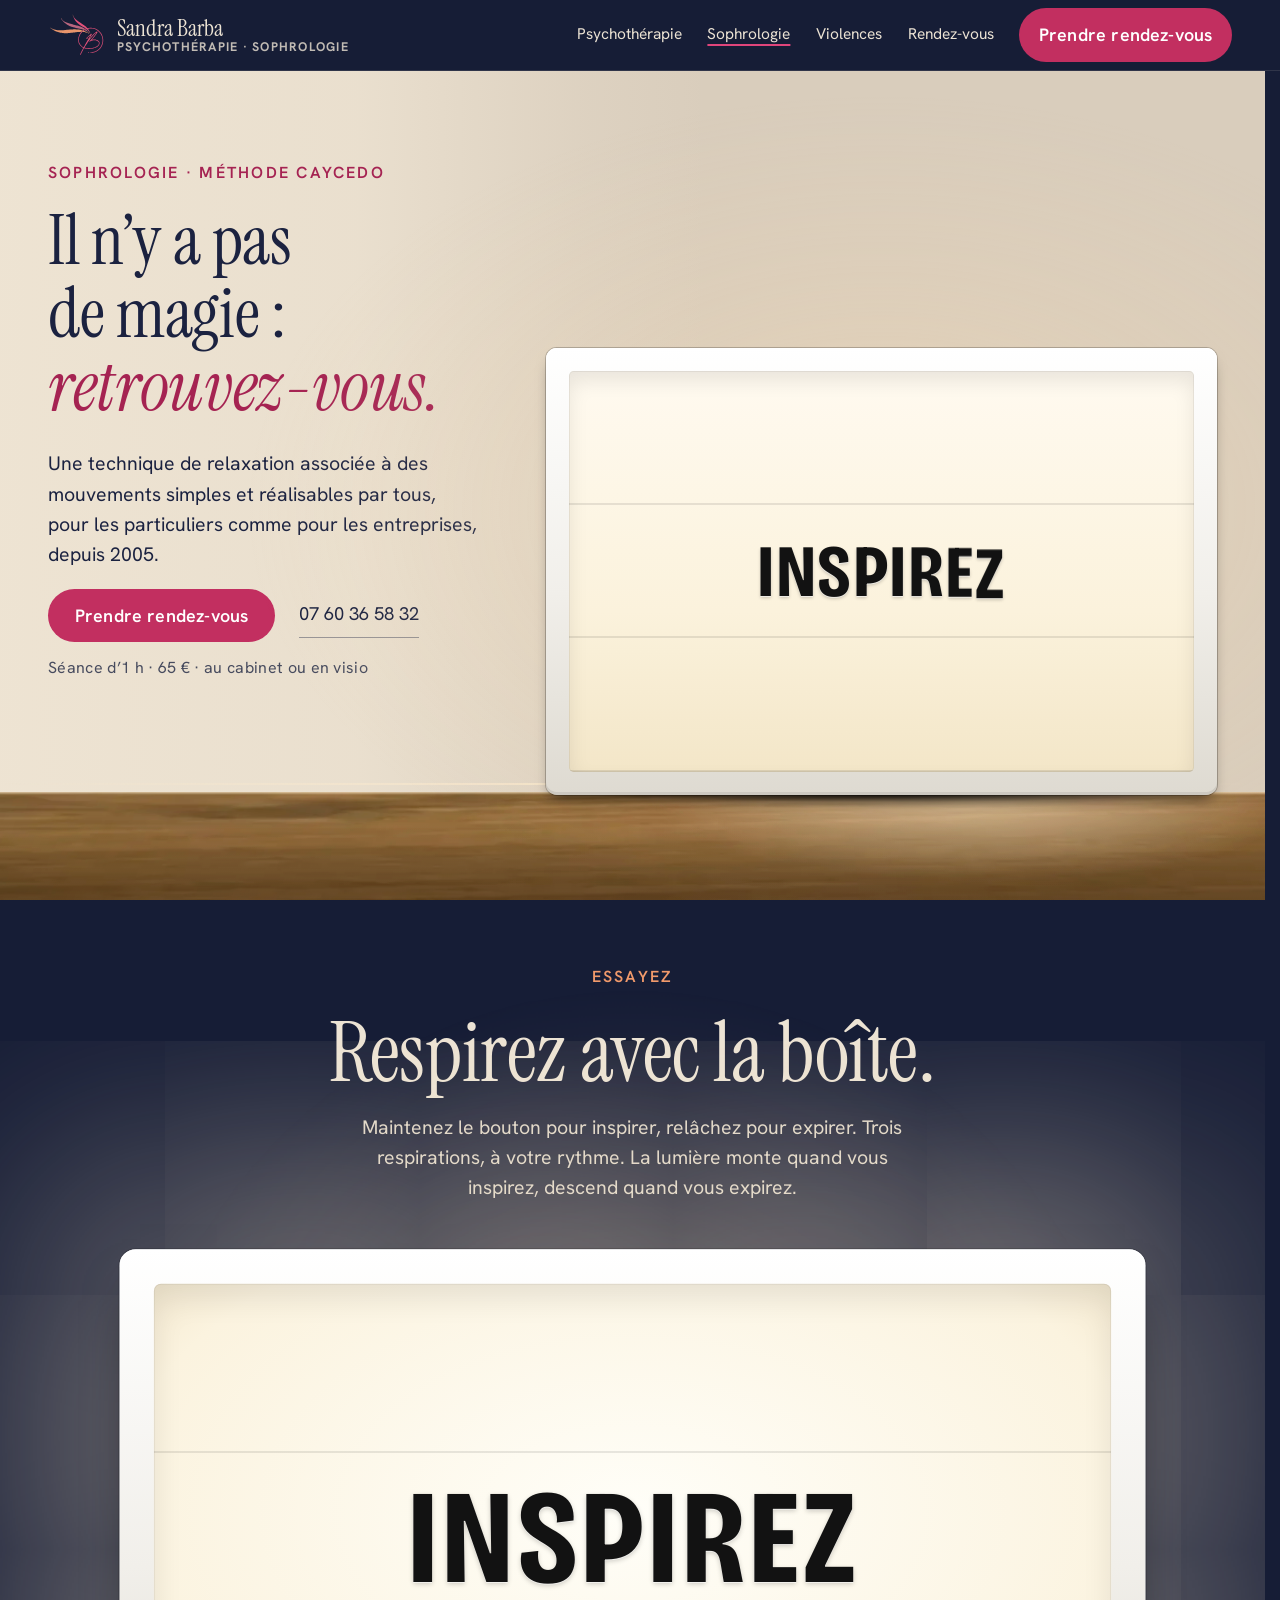
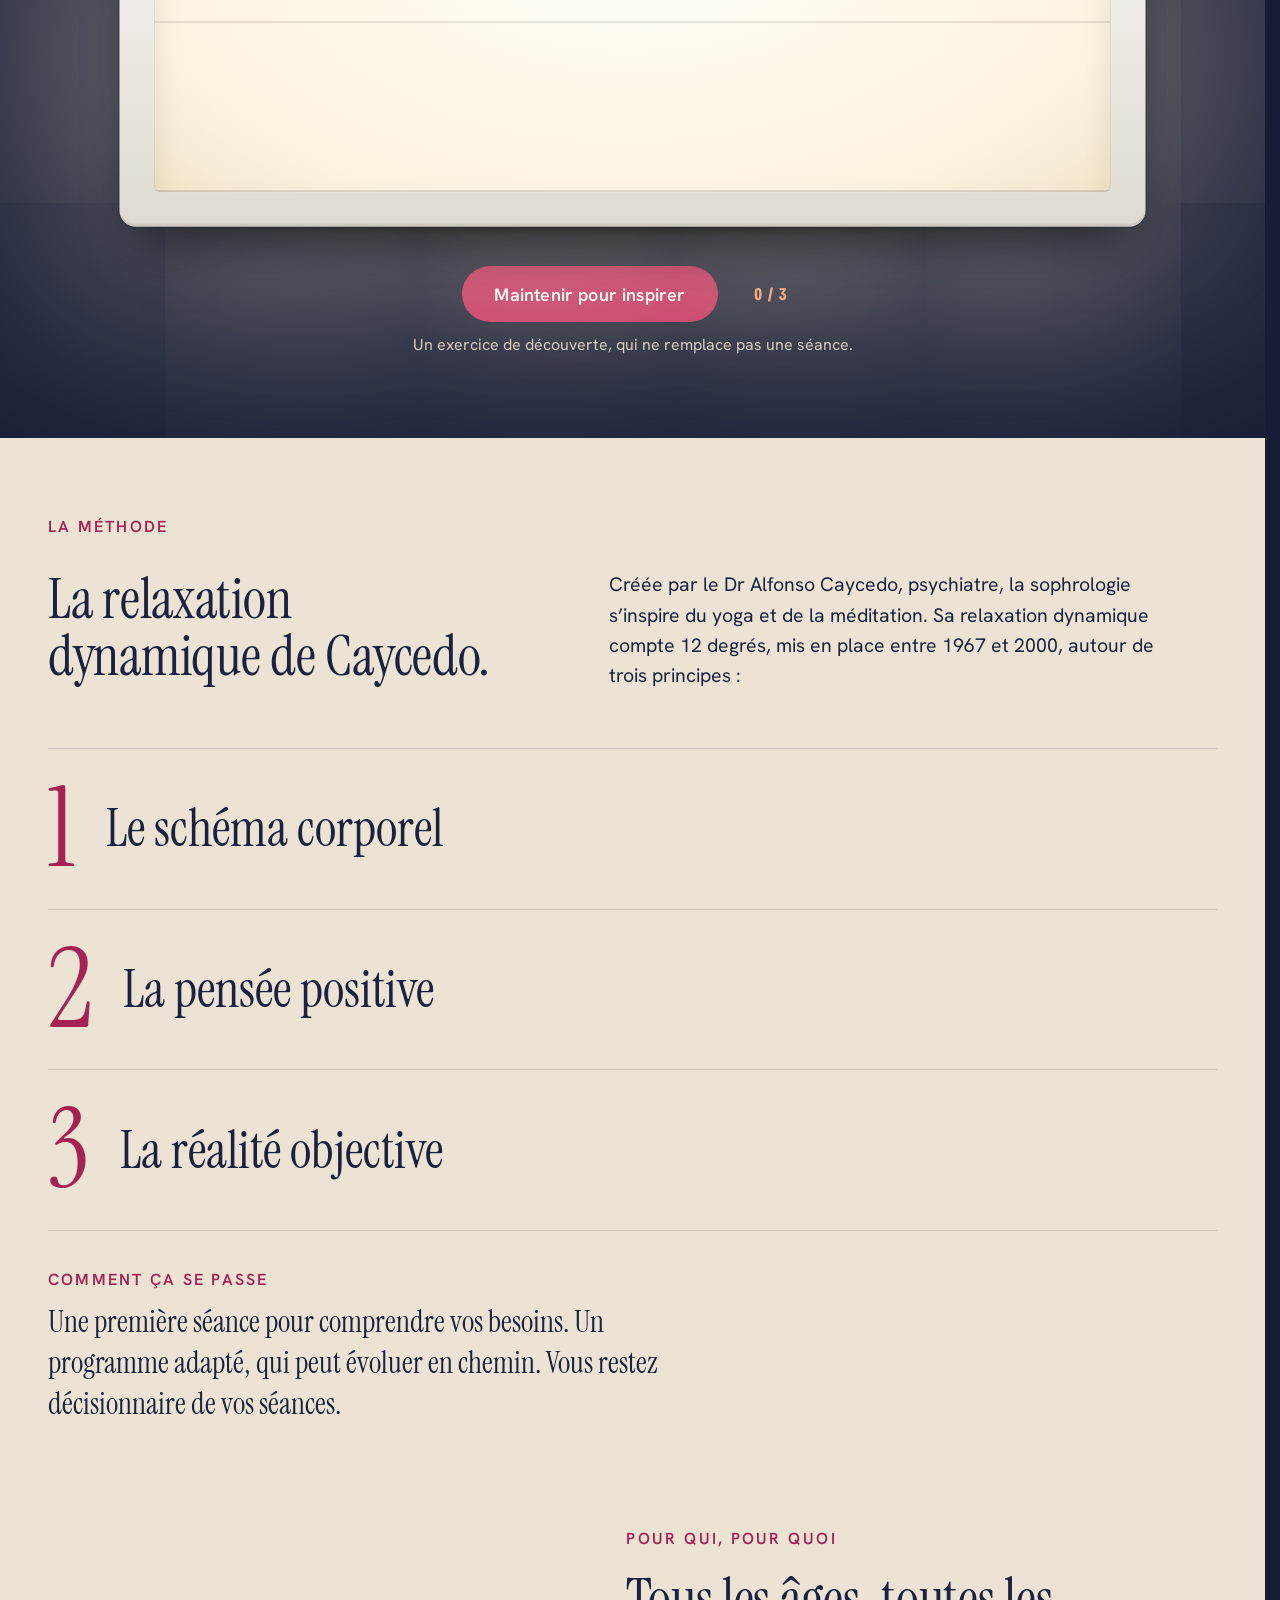
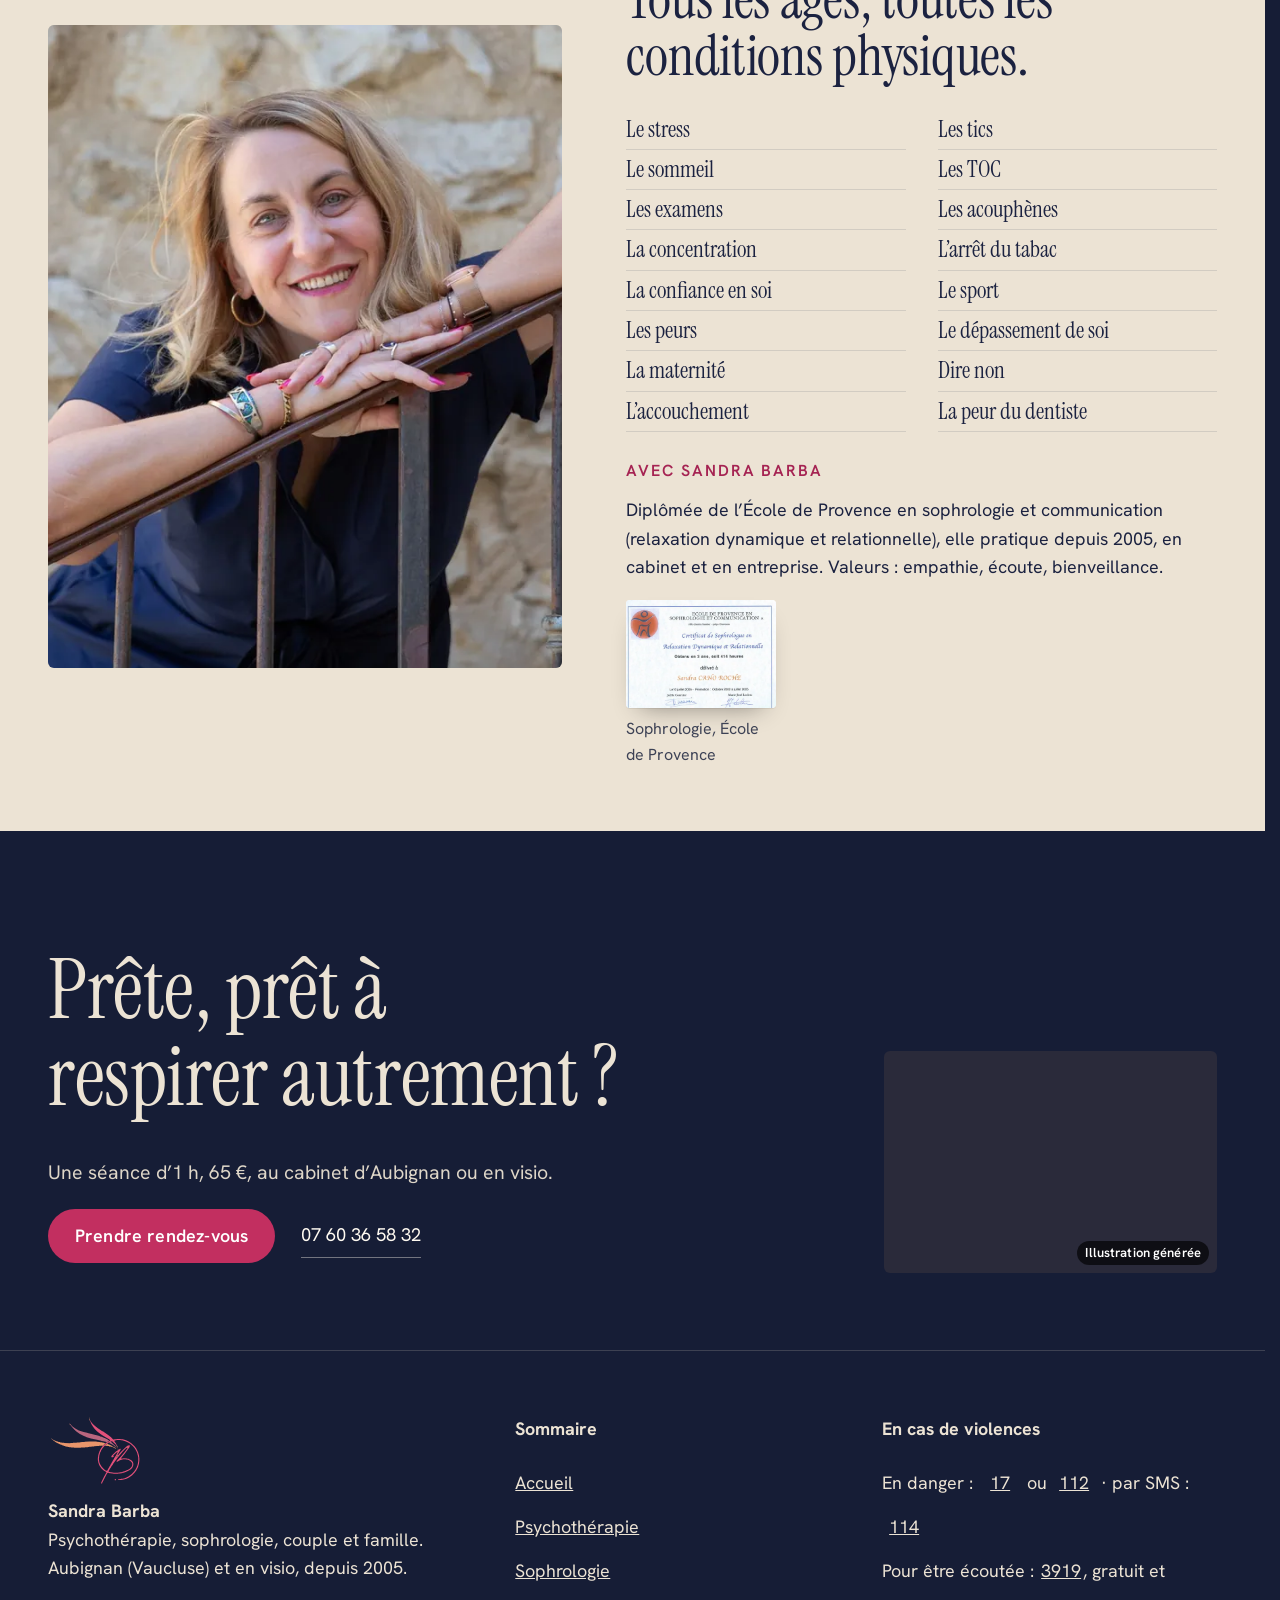
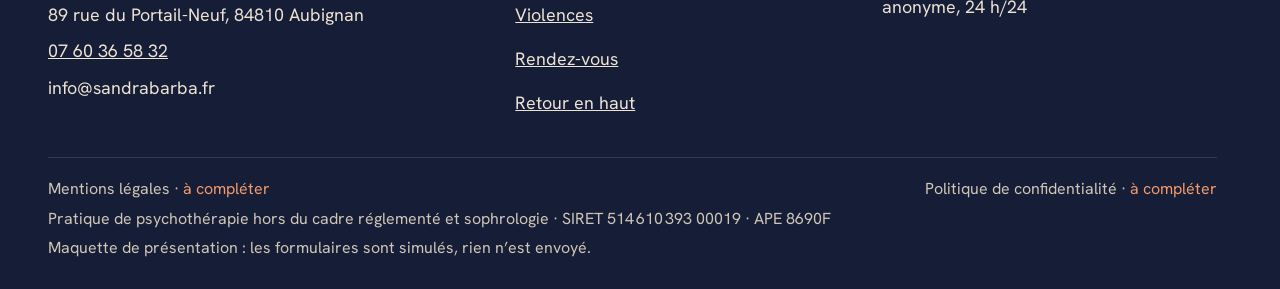
<file: sophrologie.html>
<!doctype html>
<html lang="fr" data-v="6" data-page="sophrologie">
<head>
<meta charset="utf-8">
<meta name="viewport" content="width=device-width, initial-scale=1, viewport-fit=cover">
<title>Sophrologie à Aubignan et en visio : Sandra Barba</title>
<meta name="description" content="Relaxation dynamique de Caycedo : stress, sommeil, examens, confiance, préparation à l’accouchement. Une première séance pour faire le point, puis un programme adapté.">
<meta name="robots" content="noindex, nofollow">
<link rel="canonical" href="https://sandrabarba-maquette.vercel.app/sophrologie">
<style>:root{--fond:#161d36;--texte:#ece3d4;--voile-fond:#161d36;--ouverture-fond:#161d36;--menu-fond:#161d36}:root { --entete-h: 72px; --barres-h: 0px; } html { background: var(--fond); color: var(--texte); scrollbar-gutter: stable; } body { margin: 0; background: var(--fond); } html.js:not(.secours):not([data-arrivee="retour"]) [data-anime] { opacity: 0; } html.js:not(.secours):not([data-arrivee="retour"]) [data-anime].vu { opacity: 1; } [data-voile] { position: fixed; inset: 0; z-index: 900; background: var(--voile-fond); transform: translateY(100%); visibility: hidden; pointer-events: none; } html[data-arrivee="voile"]:not(.voile-leve):not(.secours) [data-voile] { transform: none; visibility: visible; } html.secours [data-voile] { visibility: hidden !important; } .ouverture-panneau { position: fixed; inset: 0; z-index: 850; display: none; place-content: center; justify-items: center; background: var(--ouverture-fond, var(--voile-fond)); color: var(--fond); text-align: center; } html.js[data-arrivee="intro"]:not(.secours):not(.intro-finie) .ouverture-panneau { display: grid; } html.defilement-bloque, html.defilement-bloque body, html.js[data-arrivee="intro"]:not(.secours):not(.intro-finie), html.js[data-arrivee="intro"]:not(.secours):not(.intro-finie) body, html[data-arrivee="voile"]:not(.voile-leve):not(.secours), html[data-arrivee="voile"]:not(.voile-leve):not(.secours) body { overflow: hidden; } html.js[data-arrivee="intro"]:not(.secours):not(.intro-finie) { background-color: var(--ouverture-fond, var(--voile-fond)); } html[data-arrivee="voile"]:not(.voile-leve):not(.secours) { background-color: var(--voile-fond); }</style>
<script>(function () {
var d = document.documentElement, ss = null, ls = null;
try { ss = window.sessionStorage; ls = window.localStorage; } catch (e) {}
d.classList.add('js');
var nav = performance.getEntriesByType ? performance.getEntriesByType('navigation')[0] : null;
var type = nav ? nav.type : 'navigate';
var depart = null;
try { depart = JSON.parse(ss.getItem('socle:depart') || 'null'); ss.removeItem('socle:depart'); } catch (e) {}
if (depart && !(Date.now() - depart.t < 15000)) depart = null;
var mode = type === 'back_forward' ? 'retour' : type === 'reload' ? 'intro' : depart ? 'voile' : 'intro';
d.setAttribute('data-arrivee', mode);
if (mode === 'voile' && depart.couleur) d.style.setProperty('--voile-fond', depart.couleur);
if (type === 'reload' && 'scrollRestoration' in history) {
history.scrollRestoration = 'manual';
}
try {
var choisie = ls && ls.getItem('socle:langue');
var langue = (d.lang || '').slice(0, 2);
if (choisie && choisie !== langue && type === 'navigate' && !depart) {
var alt = document.querySelector('link[rel="alternate"][hreflang="' + choisie + '"]');
if (alt) location.replace(new URL(alt.href).pathname + location.search + location.hash);
}
} catch (e) {}
setTimeout(function () { if (!d.classList.contains('demarre')) d.classList.add('secours'); }, 2000);
})();</script>
<link rel="preload" href="/assets/fonts/instrument-serif.woff" as="font" type="font/woff" crossorigin>
<link rel="preload" href="/assets/fonts/bricolage-tuiles.woff" as="font" type="font/woff" crossorigin>
<link rel="stylesheet" href="/assets/css/socle.css?v=6">
<link rel="stylesheet" href="/assets/css/site.css?v=6">
<link rel="modulepreload" href="/assets/js/site.js?v=6">
<link rel="modulepreload" href="/assets/js/socle/index.js?v=6">
<script src="/assets/vendor/gsap.min.js" defer></script>
<script src="/assets/vendor/ScrollTrigger.min.js" defer></script>
<script src="/assets/vendor/SplitText.min.js" defer></script>
<script type="module" src="/assets/js/site.js?v=6"></script>
<meta name="theme-color" content="#161d36">
<link rel="icon" href="/assets/images/favicon.svg" type="image/svg+xml">
<link rel="apple-touch-icon" href="/assets/images/apple-touch-icon.png">
<meta property="og:type" content="website">
<meta property="og:site_name" content="Sandra Barba">
<meta property="og:locale" content="fr_FR">
<meta property="og:title" content="Sophrologie à Aubignan et en visio : Sandra Barba">
<meta property="og:description" content="Relaxation dynamique de Caycedo : stress, sommeil, examens, confiance, préparation à l’accouchement. Une première séance pour faire le point, puis un programme adapté.">
<meta property="og:url" content="https://sandrabarba-maquette.vercel.app/sophrologie">
<meta property="og:image" content="https://sandrabarba-maquette.vercel.app/assets/partage/sophrologie-fr.jpg">
<meta property="og:image:width" content="1200">
<meta property="og:image:height" content="630">
<meta property="og:image:alt" content="Un voilage léger soulevé par l’air devant une petite fenêtre">
<meta name="twitter:card" content="summary_large_image">
<script type="application/ld+json">{"@context":"https://schema.org","@type":"LocalBusiness","name":"Psychothérapie et sophrologie Sandra Barba","url":"https://sandrabarba-maquette.vercel.app/","telephone":"+33760365832","email":"info@sandrabarba.fr","address":{"@type":"PostalAddress","streetAddress":"89 rue du Portail-Neuf","postalCode":"84810","addressLocality":"Aubignan","addressCountry":"FR"},"description":"Psychothérapie, sophrologie, coaching de couple et de famille à Aubignan (Vaucluse) et en visio, depuis 2005. Accompagnement des femmes victimes de violences.","priceRange":"65 €"}</script>
</head>
<body id="haut">
<div data-voile data-forme="iris" aria-hidden="true"><div class="voile-contenu"><img src="/assets/images/logo-clair.svg" alt="" width="84" height="62"><span class="voile-tuiles" data-voile-libelle>Sophrologie</span></div></div>
<div class="ouverture-panneau" data-ouverture aria-hidden="true">
  <img class="ouverture-logo" src="/assets/images/logo-clair.svg" alt="" width="132" height="97" data-ouverture-objet>
  <p class="ouverture-tuiles"><span class="tuile">LA</span><span class="tuile">VIE</span><span class="tuile">EST</span><span class="tuile">UN</span><span class="tuile">COMBAT</span></p>
  <p class="ouverture-nom">Sandra Barba</p>
</div>
<a class="evitement" href="#contenu">Aller au contenu</a>
<header data-entete>
  <div class="entete-rangee">
    <a class="entete-logo" href="/" data-libelle="Accueil">
      <img src="/assets/images/logo.svg" alt="" width="58" height="43"><span class="entete-nom"><b>Sandra Barba</b><small>Psychothérapie · Sophrologie</small></span>
    </a>
    <nav data-nav aria-label="Navigation principale">
      <ul><li><a href="/psychotherapie" data-libelle="Psychothérapie">Psychothérapie</a></li><li><a href="/sophrologie" data-libelle="Sophrologie" aria-current="page">Sophrologie</a></li><li><a href="/violences" data-libelle="Violences">Violences</a></li><li><a href="/rendez-vous" data-libelle="Rendez-vous">Rendez-vous</a></li></ul>
    </nav>
    <div class="entete-actions">
      <a class="bouton" href="/rendez-vous#demande" data-libelle="Rendez-vous">Prendre rendez-vous</a>
      <button type="button" data-menu-bouton aria-controls="menu" aria-expanded="false" data-libelle-ouvrir="Menu" data-libelle-fermer="Fermer"><span data-libelle-bouton>Menu</span></button>
      <a class="menu-sansjs" href="#menu" data-menu-lien>Menu</a>
    </div>
  </div>
</header>
<script>/* Avant le premier affichage : rangées de la navigation (même règle que ajusterNav dans assets/js/socle/entete.js)
   et hauteur réelle de l'en-tête, pour que rien ne saute quand le JavaScript du site prend la main. */
(function () {
  var h = document.documentElement, u = document.querySelector('[data-nav] ul'), e = document.querySelector('[data-entete]');
  if (u) {
    var deborde = function () { return u.scrollWidth > u.clientWidth + 1; }, c = deborde();
    if (c && window.matchMedia('(min-width: 900px)').matches) {
      h.classList.add('nav-deux-rangees'); c = deborde();
      if (c) { h.classList.add('nav-deux-lignes'); var a = u.querySelector('a'); c = !a || u.getBoundingClientRect().height > a.getBoundingClientRect().height * 2.5; }
      if (c) h.classList.remove('nav-deux-rangees', 'nav-deux-lignes');
    }
    if (c) h.classList.add('nav-compacte');
  }
  if (e) h.style.setProperty('--entete-h', Math.round(e.getBoundingClientRect().height) + 'px');
})();</script>
<span id="menu-ferme" aria-hidden="true"></span>
<div id="menu" data-menu role="dialog" aria-modal="true" aria-label="Menu">
  <p class="menu-sansjs-fermer"><a href="#menu-ferme">Fermer</a></p>
  <ul><li style="--i:0"><a href="/" class="menu-lien" data-libelle="Accueil">Accueil</a></li><li style="--i:1"><a href="/psychotherapie" class="menu-lien" data-libelle="Psychothérapie">Psychothérapie</a></li><li style="--i:2"><a href="/sophrologie" class="menu-lien" data-libelle="Sophrologie" aria-current="page">Sophrologie</a></li><li style="--i:3"><a href="/violences" class="menu-lien" data-libelle="Violences">Violences</a></li><li style="--i:4"><a href="/rendez-vous" class="menu-lien" data-libelle="Rendez-vous">Rendez-vous</a></li></ul>
  <p><a class="bouton" href="tel:+33760365832">Appeler 07 60 36 58 32</a></p>
  <p class="menu-adresse">89 rue du Portail-Neuf, 84810 Aubignan<br>Du lundi au samedi, sur rendez-vous · parking gratuit à proximité</p>
</div>
<main id="contenu" tabindex="-1">
<section class="page-ouverture po-sophro pi-sophro-ouverture ton-pierre" id="debut">
  <figure class="media po-sophro-media" data-grok style="--cadrage:100% 50%;--cadrage-mobile:50% 64%">
  <picture><source media="(max-width: 760px) and (orientation: portrait)" srcset="/assets/images/grok/voilage-mobile-640.webp 640w, /assets/images/grok/voilage-mobile-1080.webp 1080w" sizes="100vw">
    <img src="/assets/images/grok/voilage-1280.webp" srcset="/assets/images/grok/voilage-640.webp 640w, /assets/images/grok/voilage-1280.webp 1280w, /assets/images/grok/voilage-1920.webp 1920w" sizes="100vw" alt="Un voilage léger aux aigrettes de pissenlit soulevé par l’air devant une petite fenêtre" width="1280" height="720" fetchpriority="high" loading="eager" decoding="async">
  </picture><figcaption class="mention-ia">Illustration générée</figcaption>
</figure>
  <div class="po-sophro-grille conteneur pi-sophro-grille">
    <div class="po-sophro-texte">
      <p class="surtitre" data-anime="gsap">Sophrologie · méthode Caycedo</p>
      <h1 data-superpose class="pi-titre pi-titre--encre"><span class="ligne-masque"><span class="titre-ligne" data-anime="gsap">Il n’y a pas de magie :</span></span><span class="ligne-masque"><span class="titre-ligne" data-anime="gsap"><em>retrouvez-vous.</em></span></span></h1>
      <p class="pi-chapo" data-anime="gsap">Une technique de relaxation associée à des mouvements simples et réalisables par tous, pour les particuliers comme pour les entreprises, depuis 2005.</p>
      <div class="page-actions" data-anime="gsap">
        <p><a href="/rendez-vous?seance=cabinet#demande" class="bouton" data-libelle="Rendez-vous" data-action-principale>Prendre rendez-vous</a> <a class="tel tel--sombre" href="tel:+33760365832">07 60 36 58 32</a></p>
        <p class="info-cle" data-info-cle>Séance d’1 h · 65 € · au cabinet ou en visio</p>
      </div>
    </div>
    <div class="scene-objet">
  <div class="boite boite--page allumee " data-visuel data-grille="typo" data-effet="boite-page" data-iris-centre role="img" aria-label="INSPIREZ">
  <div class="boite-cadre"><div class="boite-panneau">
    <p class="boite-rangee" data-rangee="0" aria-hidden="true"></p>
    <p class="boite-rangee" data-rangee="1" aria-hidden="true"><span class="l">I</span><span class="l">N</span><span class="l">S</span><span class="l">P</span><span class="l">I</span><span class="l">R</span><span class="l">E</span><span class="l">Z</span></p>
    <p class="boite-rangee" data-rangee="2" aria-hidden="true"></p>
  </div></div>
</div>
  <span class="boite-ombre" aria-hidden="true"></span>
</div>
  </div>
  <div class="pi-plateau" aria-hidden="true"></div>
</section>
<section class="pi-respire ton-nuit" id="souffle" data-souffle data-inspirez="INSPIREZ" data-expirez="EXPIREZ" data-fin="MERCI">
  <div class="pi-respire-lumiere" data-respire-lumiere aria-hidden="true"></div>
  <div class="conteneur pi-respire-grille">
    <div class="pi-respire-tete">
      <p class="surtitre" data-anime>Essayez</p>
      <h2 class="titre-section titre-grand" data-anime="lignes">Respirez avec la boîte.</h2>
      <p class="pi-chapo" data-anime>Maintenez le bouton pour inspirer, relâchez pour expirer. Trois respirations, à votre rythme. La lumière monte quand vous inspirez, descend quand vous expirez.</p>
    </div>
    <div class="pi-respire-objet" data-visuel data-grille="manipuler">
      <div class="boite boite--souffle allumee" data-effet="boite-respire" role="img" aria-label="Respirez avec la boîte.">
  <div class="boite-cadre"><div class="boite-panneau">
    <p class="boite-rangee" data-rangee="0" aria-hidden="true"></p>
    <p class="boite-rangee" data-rangee="1" aria-hidden="true"><span class="l">I</span><span class="l">N</span><span class="l">S</span><span class="l">P</span><span class="l">I</span><span class="l">R</span><span class="l">E</span><span class="l">Z</span></p>
    <p class="boite-rangee" data-rangee="2" aria-hidden="true"></p>
  </div></div>
</div>
      <span class="boite-ombre" aria-hidden="true"></span>
    </div>
    <p class="pi-respire-actions" data-anime><button type="button" class="bouton souffle-bouton" data-souffle-bouton>Maintenir pour inspirer</button><span class="souffle-compte" data-souffle-compte aria-live="polite">0 / 3</span></p>
    <p class="pi-note pi-note--clair" data-anime>Un exercice de découverte, qui ne remplace pas une séance.</p>
  </div>
</section>
<section class="pi-principes ton-pierre" id="methode">
  <div class="conteneur">
    <div class="pi-principes-tete">
      <p class="surtitre" data-anime>La méthode</p>
      <h2 class="titre-section" data-anime="lignes">La relaxation dynamique de Caycedo.</h2>
      <p class="pi-chapo" data-anime>Créée par le Dr Alfonso Caycedo, psychiatre, la sophrologie s’inspire du yoga et de la méditation. Sa relaxation dynamique compte 12 degrés, mis en place entre 1967 et 2000, autour de trois principes :</p>
    </div>
    <ol class="pi-etapes" data-anime="cascade" data-visuel><li><span class="pi-etape-num" aria-hidden="true">1</span><span class="pi-etape-nom">Le schéma corporel</span></li><li><span class="pi-etape-num" aria-hidden="true">2</span><span class="pi-etape-nom">La pensée positive</span></li><li><span class="pi-etape-num" aria-hidden="true">3</span><span class="pi-etape-nom">La réalité objective</span></li></ol>
    <p class="pi-deroule-phrase" data-anime><span class="surtitre">Comment ça se passe</span>Une première séance pour comprendre vos besoins. Un programme adapté, qui peut évoluer en chemin. Vous restez décisionnaire de vos séances.</p>
    </div>
  </div>
</section>
<section class="pi-avec ton-pierre" id="pour-qui">
  <div class="conteneur pi-avec-grille">
    <figure class="media pi-portrait" data-fx="parallaxe" data-fx-force="5" style="--cadrage:46% 38%;aspect-ratio:4 / 5">
  <picture>
    <img src="/assets/images/sandra-rampe-784.webp" srcset="/assets/images/sandra-rampe-480.webp 480w, /assets/images/sandra-rampe-640.webp 640w, /assets/images/sandra-rampe-784.webp 784w" sizes="(max-width: 760px) 100vw, 44vw" alt="Sandra Barba, souriante, accoudée à une rampe en fer forgé" width="784" height="980" loading="lazy" decoding="async">
  </picture>
</figure>
    <div class="pi-avec-texte">
      <p class="surtitre" data-anime>Pour qui, pour quoi</p>
      <h2 class="titre-section" data-anime="lignes">Tous les âges, toutes les conditions physiques.</h2>
      <ul class="pi-colonnes"><li>Le stress</li><li>Le sommeil</li><li>Les examens</li><li>La concentration</li><li>La confiance en soi</li><li>Les peurs</li><li>La maternité</li><li>L’accouchement</li><li>Les tics</li><li>Les TOC</li><li>Les acouphènes</li><li>L’arrêt du tabac</li><li>Le sport</li><li>Le dépassement de soi</li><li>Dire non</li><li>La peur du dentiste</li></ul>
      <p class="petit-titre" data-anime>Avec Sandra Barba</p>
      <p data-anime>Diplômée de l’École de Provence en sophrologie et communication (relaxation dynamique et relationnelle), elle pratique depuis 2005, en cabinet et en entreprise. Valeurs : empathie, écoute, bienveillance.</p>
      <ul class="vignettes" data-anime="cascade"><li>
  <button type="button" class="vignette" data-vignette="/assets/images/diplome-sophrologie-800.webp" data-vignette-alt="Certificat de sophrologie, relaxation dynamique et relationnelle, École de Provence" aria-label="Agrandir : Certificat de sophrologie, relaxation dynamique et relationnelle, École de Provence">
    <img src="/assets/images/diplome-sophrologie-480.webp" alt="" width="480" height="320" loading="lazy" decoding="async">
  </button>
  <p class="vignette-legende">Sophrologie, École de Provence</p>
</li></ul>
    </div>
  </div>
</section>
<section class="pi-fin ton-nuit" id="fin">
  <div class="conteneur pi-fin-grille">
    <div>
      <h2 class="titre-section titre-grand" data-anime="lignes">Prête, prêt à respirer autrement ?</h2>
      <p class="pi-chapo" data-anime>Une séance d’1 h, 65 €, au cabinet d’Aubignan ou en visio.</p>
      <p class="pi-actions" data-anime><a href="/rendez-vous?seance=cabinet#demande" class="bouton" data-libelle="Rendez-vous">Prendre rendez-vous</a> <a class="tel" href="tel:+33760365832">07 60 36 58 32</a></p>
    </div>
    <figure class="media pi-fin-photo" data-grok style="--cadrage:60% 50%;aspect-ratio:3 / 2">
  <picture><source media="(max-width: 760px) and (orientation: portrait)" srcset="/assets/images/grok/cabinet-lumiere-mobile-640.webp 640w, /assets/images/grok/cabinet-lumiere-mobile-1080.webp 1080w" sizes="(max-width: 760px) 80vw, 26vw">
    <img src="/assets/images/grok/cabinet-lumiere-1280.webp" srcset="/assets/images/grok/cabinet-lumiere-640.webp 640w, /assets/images/grok/cabinet-lumiere-1280.webp 1280w, /assets/images/grok/cabinet-lumiere-1920.webp 1920w" sizes="(max-width: 760px) 80vw, 26vw" alt="Le cabinet d’Aubignan dans la lumière d’une lampe" width="1280" height="853" loading="lazy" decoding="async">
  </picture><figcaption class="mention-ia">Illustration générée</figcaption>
</figure>
  </div>
</section>
<dialog class="visionneuse" data-visionneuse aria-label="Document en grand">
  <form method="dialog"><button class="visionneuse-fermer" aria-label="Fermer">✕</button></form>
  <img src="[data-uri]" alt="" width="1" height="1" data-visionneuse-img>
</dialog>
</main>
<footer class="pied" id="pied">
  <div class="conteneur pied-grille">
    <div class="pied-marque">
      <img src="/assets/images/logo.svg" alt="" width="96" height="70" loading="lazy">
      <p><strong>Sandra Barba</strong><br>Psychothérapie, sophrologie, couple et famille. Aubignan (Vaucluse) et en visio, depuis 2005.</p>
      <p>89 rue du Portail-Neuf, 84810 Aubignan<br><a href="tel:+33760365832">07 60 36 58 32</a><br><span class="email">info@sandrabarba.fr</span></p>
    </div>
    <nav aria-label="Sommaire">
      <p><strong>Sommaire</strong></p>
      <ul><li><a href="/" data-libelle="Accueil">Accueil</a></li><li><a href="/psychotherapie" data-libelle="Psychothérapie">Psychothérapie</a></li><li><a href="/sophrologie" data-libelle="Sophrologie" aria-current="page">Sophrologie</a></li><li><a href="/violences" data-libelle="Violences">Violences</a></li><li><a href="/rendez-vous" data-libelle="Rendez-vous">Rendez-vous</a></li><li><a href="#haut" data-sans-transition>Retour en haut</a></li></ul>
    </nav>
    <div class="pied-aide">
      <p><strong>En cas de violences</strong></p>
      <p>En danger : <a href="tel:17">17</a> ou <a href="tel:112">112</a> · par SMS : <a href="sms:114">114</a><br>Pour être écoutée : <a href="tel:3919">3919</a>, gratuit et anonyme, 24 h/24</p>
    </div>
  </div>
  <div class="conteneur pied-bas">
    <p>Mentions légales · <span class="a-completer">à compléter</span></p>
    <p>Politique de confidentialité · <span class="a-completer">à compléter</span></p>
    <p>Pratique de psychothérapie hors du cadre réglementé et sophrologie · SIRET 514 610 393 00019 · APE 8690F</p>
    <p>Maquette de présentation : les formulaires sont simulés, rien n’est envoyé.</p>
  </div>
</footer>
<div data-barre-fixe>
  <a class="bouton bouton--contour" href="tel:+33760365832">Appeler</a>
  <a class="bouton barre-rdv" href="/rendez-vous#demande" data-libelle="Rendez-vous" data-fil-lien><span class="tuile tuile--mini" data-fil-mot hidden></span><span>Rendez-vous</span></a>
</div>
<div class="fil" data-grille="fil" data-effet="fil-mot" aria-hidden="true"><span class="fil-rail"></span><span class="fil-tuile tuile tuile--mini" data-fil-tuile>VOTRE MOT</span></div>
</body>
</html>
</file>
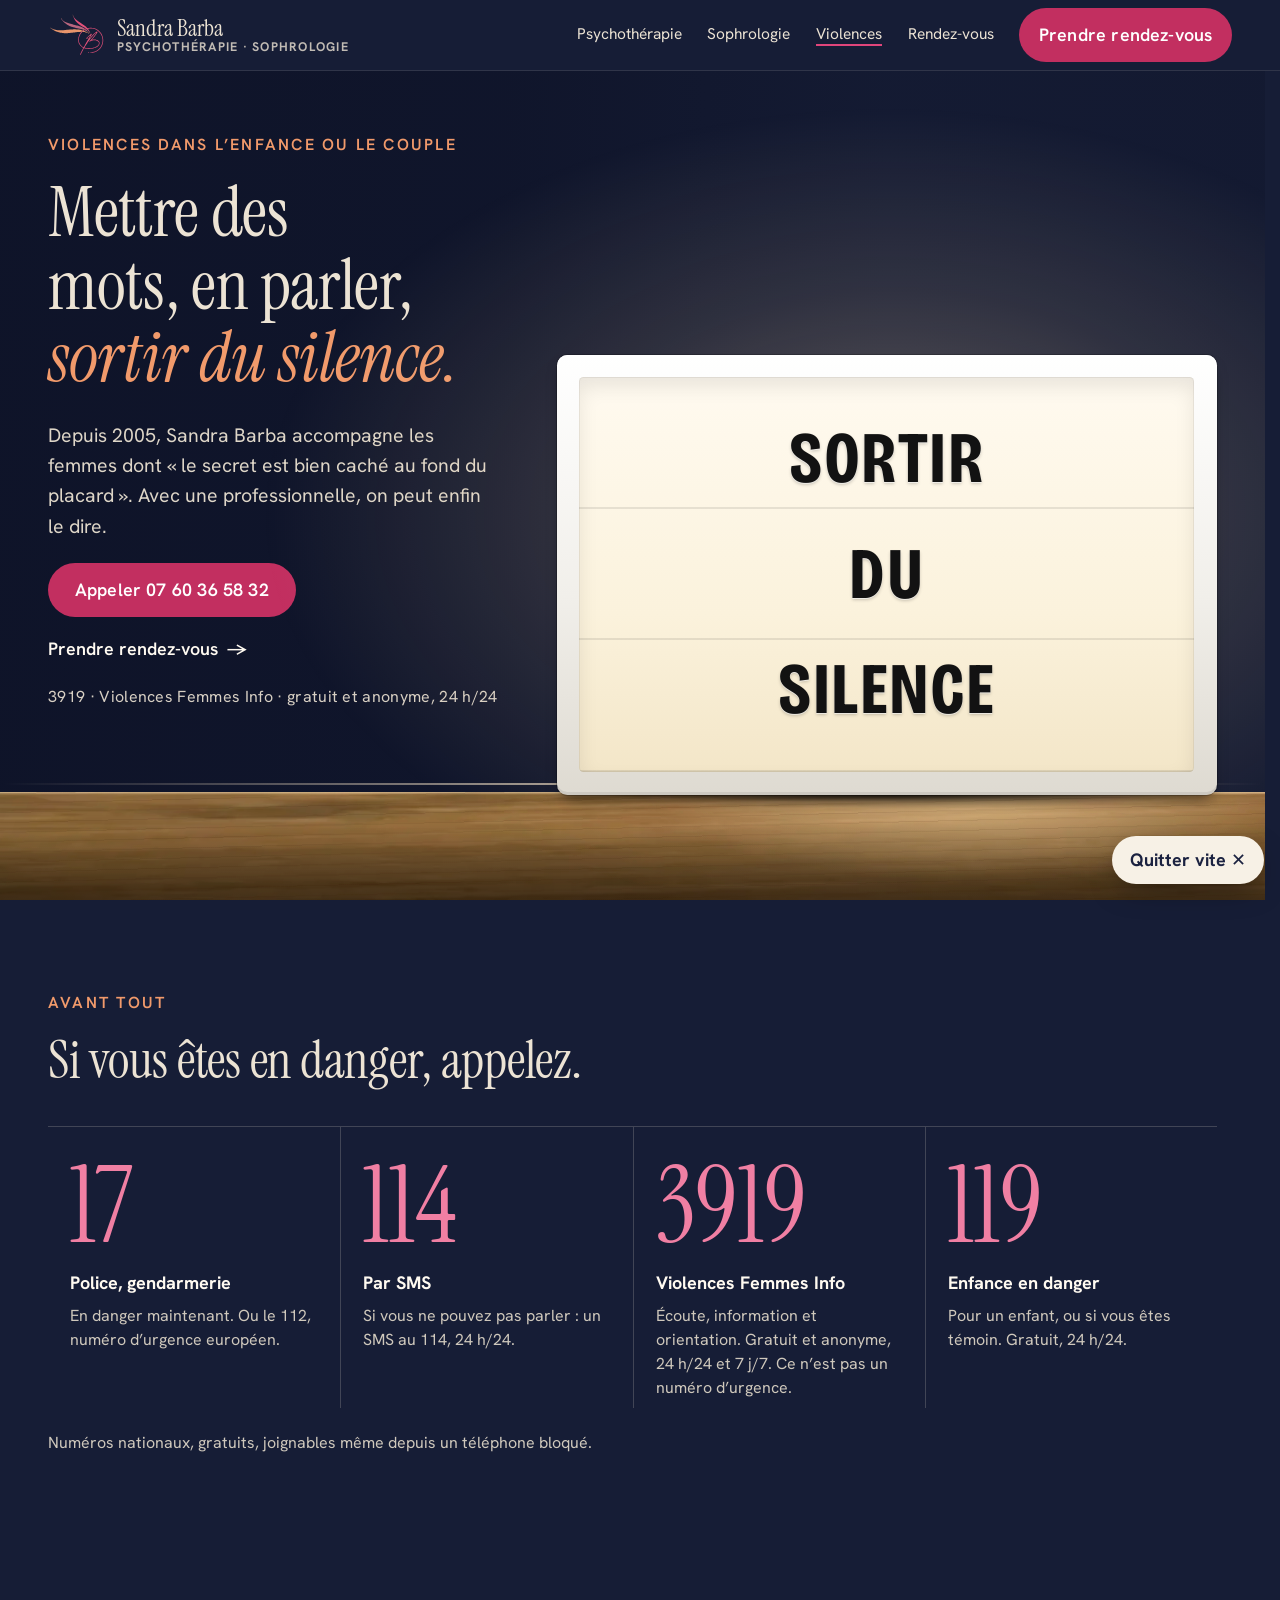
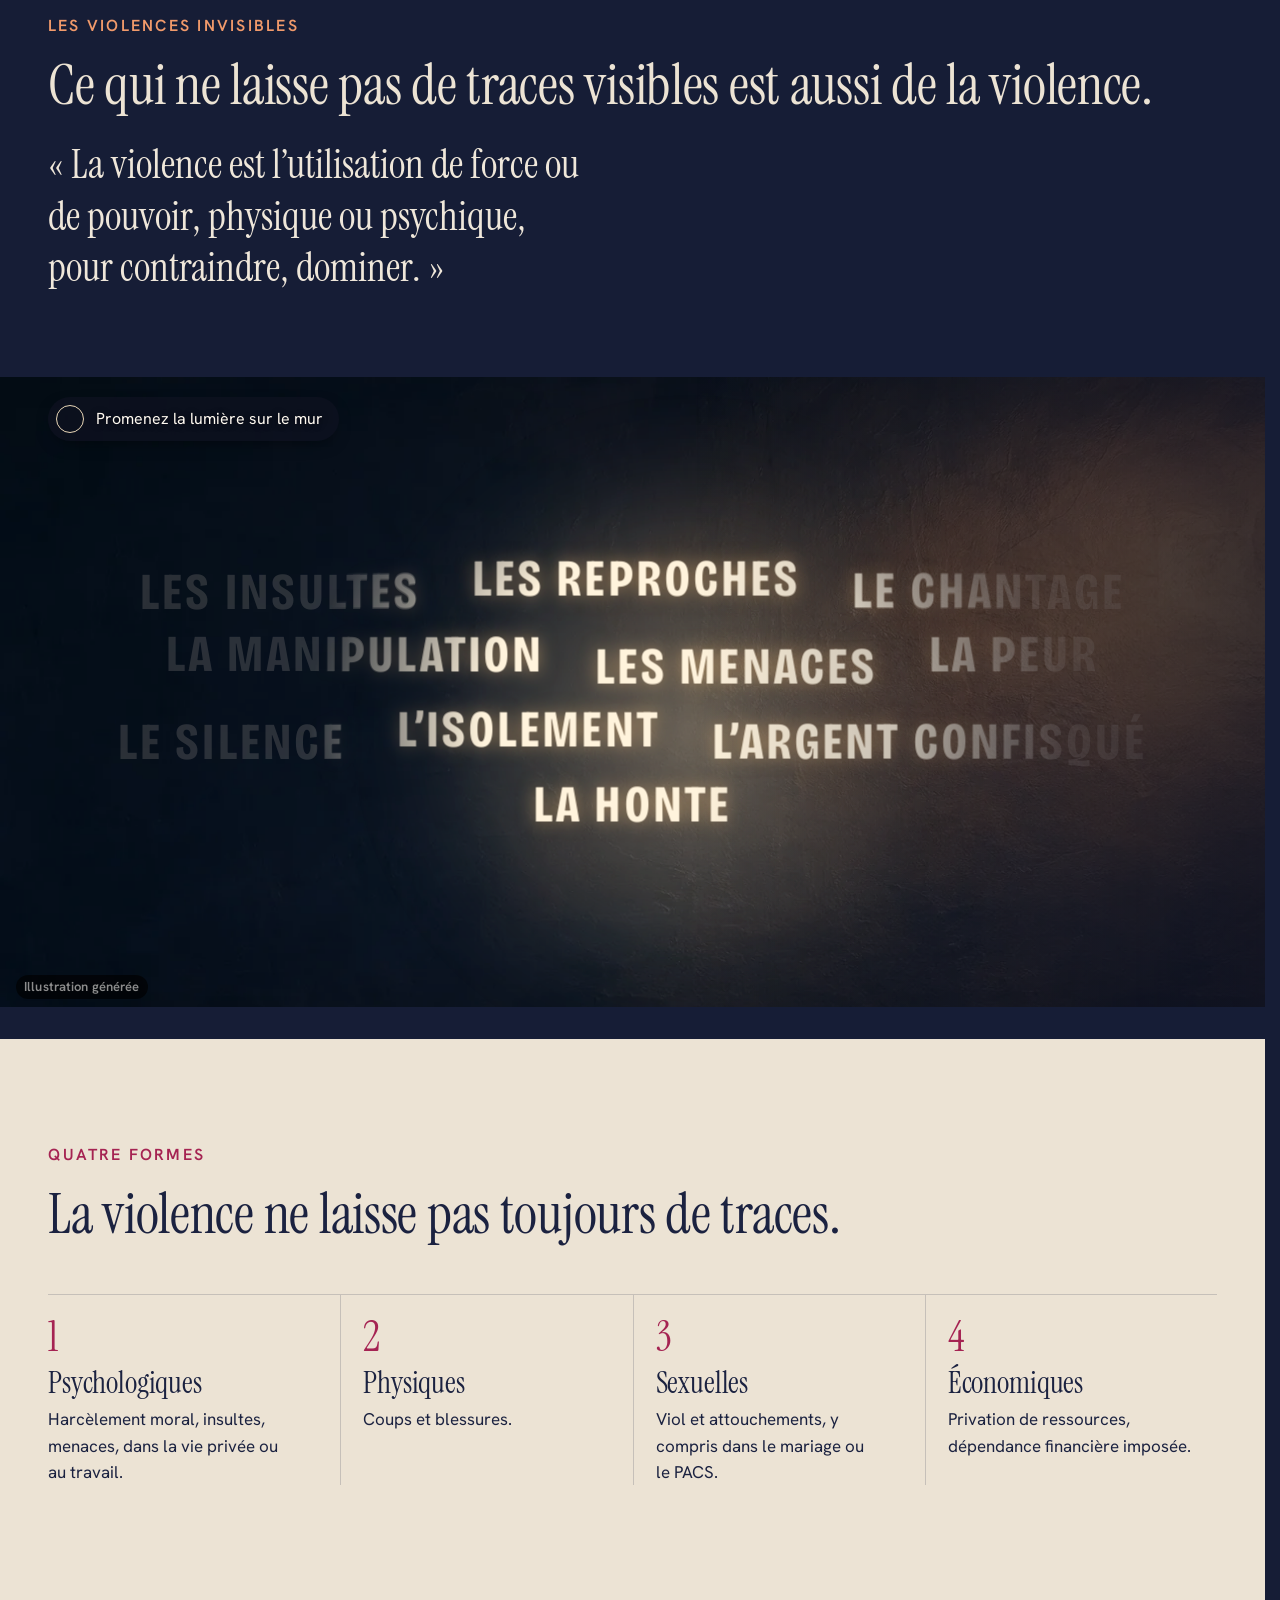
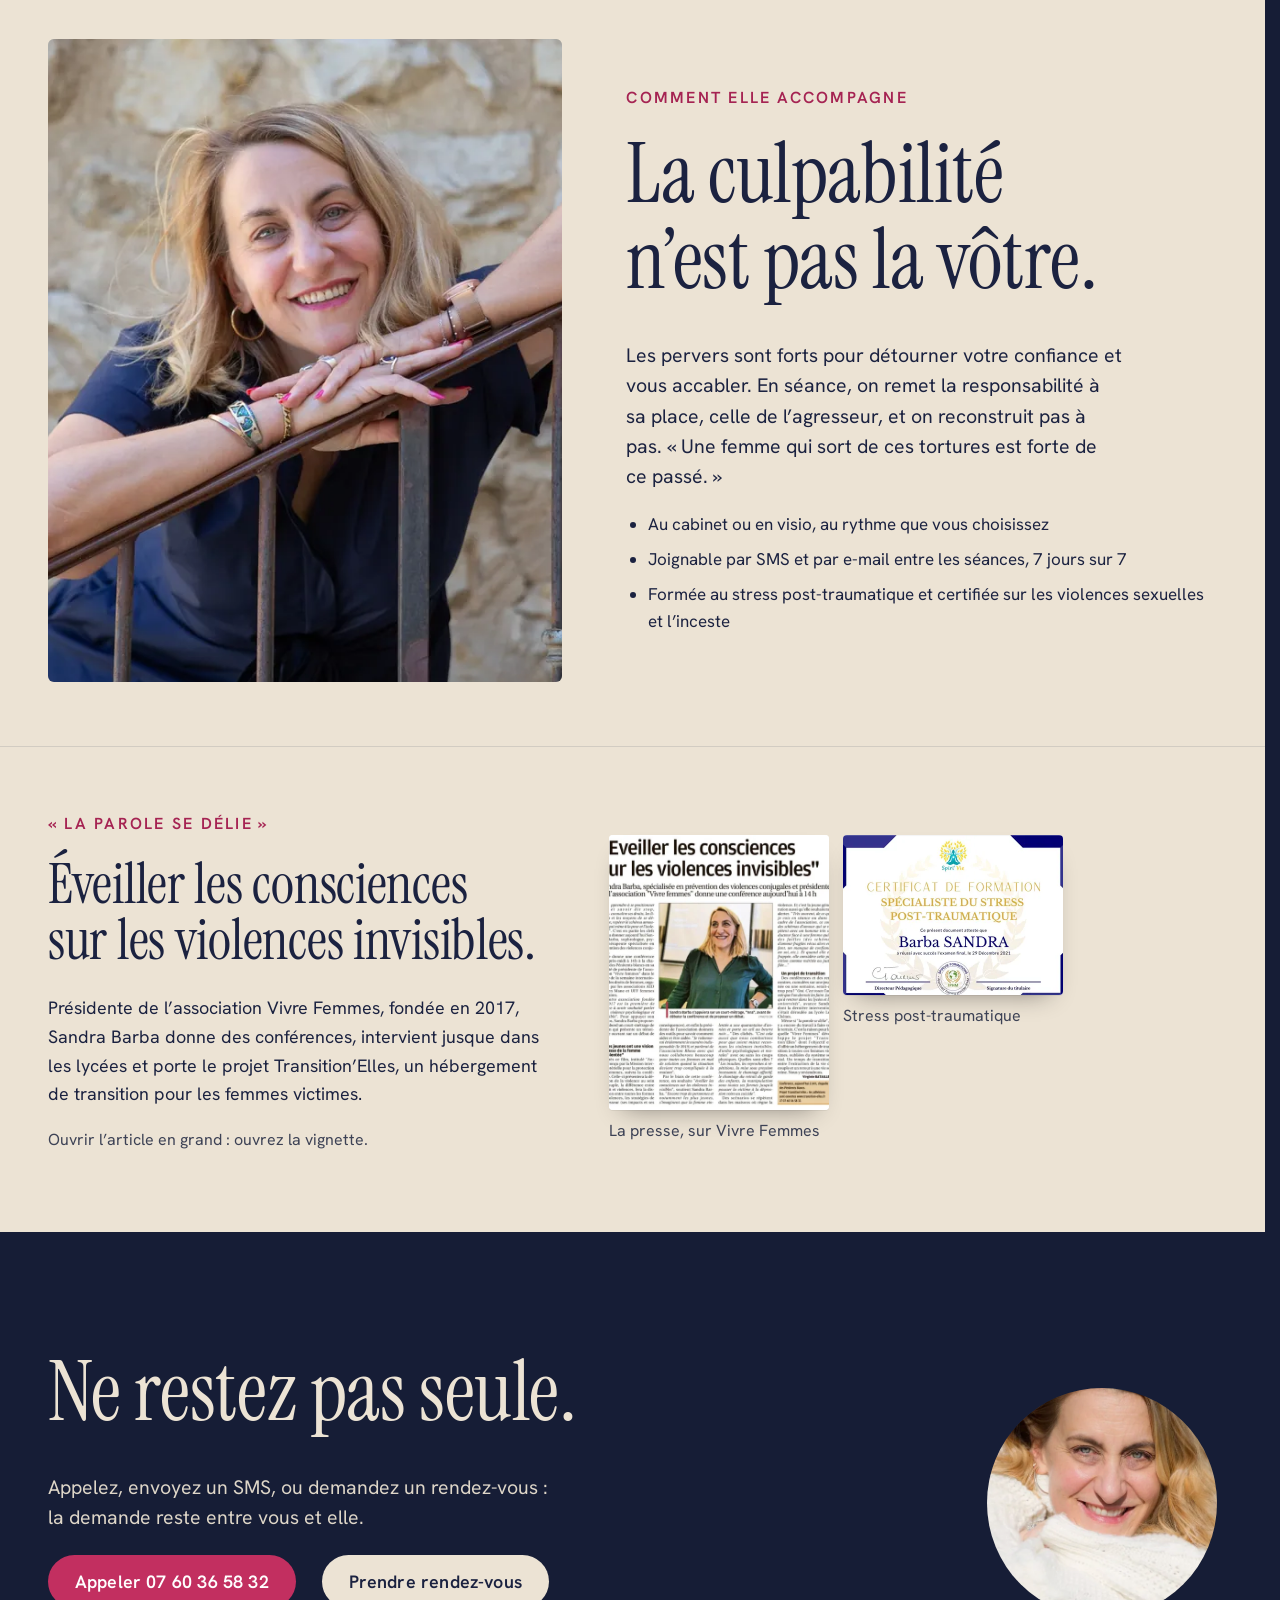
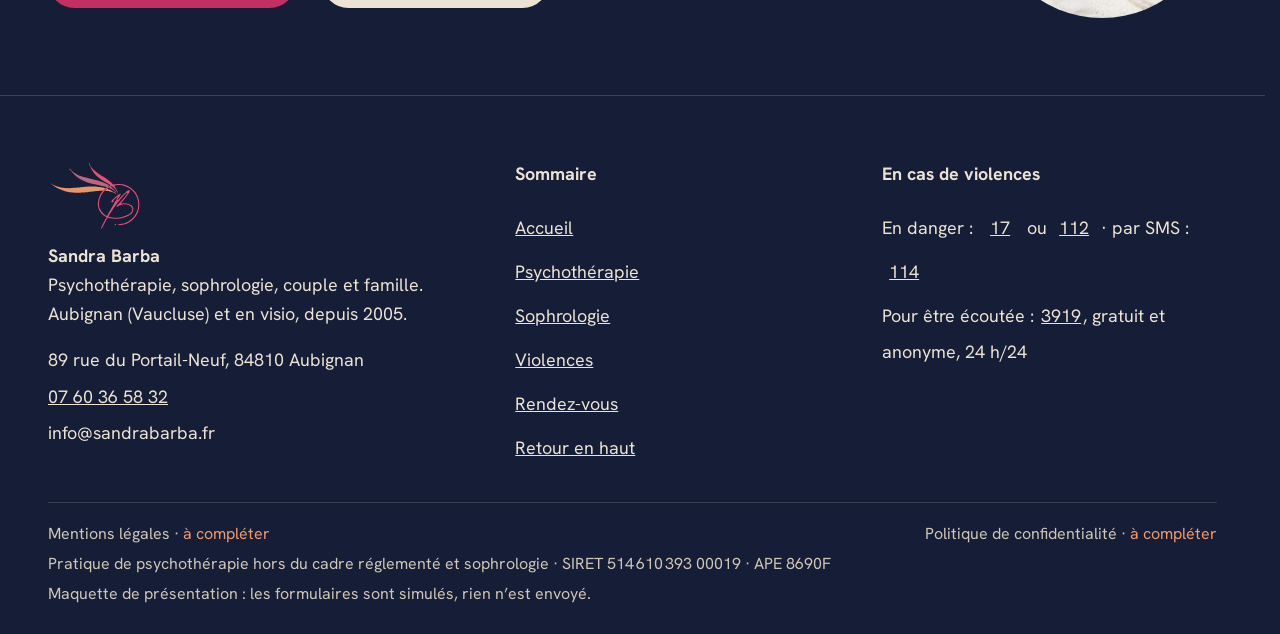
<file: violences.html>
<!doctype html>
<html lang="fr" data-v="6" data-page="violences">
<head>
<meta charset="utf-8">
<meta name="viewport" content="width=device-width, initial-scale=1, viewport-fit=cover">
<title>Violences dans l’enfance ou le couple : sortir du silence, avec Sandra Barba</title>
<meta name="description" content="Depuis 2005, Sandra Barba accompagne les femmes victimes de violences physiques, psychologiques, sexuelles ou économiques. Numéros d’aide et rendez-vous.">
<meta name="robots" content="noindex, nofollow">
<link rel="canonical" href="https://sandrabarba-maquette.vercel.app/violences">
<style>:root{--fond:#161d36;--texte:#ece3d4;--voile-fond:#161d36;--ouverture-fond:#161d36;--menu-fond:#161d36}:root { --entete-h: 72px; --barres-h: 0px; } html { background: var(--fond); color: var(--texte); scrollbar-gutter: stable; } body { margin: 0; background: var(--fond); } html.js:not(.secours):not([data-arrivee="retour"]) [data-anime] { opacity: 0; } html.js:not(.secours):not([data-arrivee="retour"]) [data-anime].vu { opacity: 1; } [data-voile] { position: fixed; inset: 0; z-index: 900; background: var(--voile-fond); transform: translateY(100%); visibility: hidden; pointer-events: none; } html[data-arrivee="voile"]:not(.voile-leve):not(.secours) [data-voile] { transform: none; visibility: visible; } html.secours [data-voile] { visibility: hidden !important; } .ouverture-panneau { position: fixed; inset: 0; z-index: 850; display: none; place-content: center; justify-items: center; background: var(--ouverture-fond, var(--voile-fond)); color: var(--fond); text-align: center; } html.js[data-arrivee="intro"]:not(.secours):not(.intro-finie) .ouverture-panneau { display: grid; } html.defilement-bloque, html.defilement-bloque body, html.js[data-arrivee="intro"]:not(.secours):not(.intro-finie), html.js[data-arrivee="intro"]:not(.secours):not(.intro-finie) body, html[data-arrivee="voile"]:not(.voile-leve):not(.secours), html[data-arrivee="voile"]:not(.voile-leve):not(.secours) body { overflow: hidden; } html.js[data-arrivee="intro"]:not(.secours):not(.intro-finie) { background-color: var(--ouverture-fond, var(--voile-fond)); } html[data-arrivee="voile"]:not(.voile-leve):not(.secours) { background-color: var(--voile-fond); }</style>
<script>(function () {
var d = document.documentElement, ss = null, ls = null;
try { ss = window.sessionStorage; ls = window.localStorage; } catch (e) {}
d.classList.add('js');
var nav = performance.getEntriesByType ? performance.getEntriesByType('navigation')[0] : null;
var type = nav ? nav.type : 'navigate';
var depart = null;
try { depart = JSON.parse(ss.getItem('socle:depart') || 'null'); ss.removeItem('socle:depart'); } catch (e) {}
if (depart && !(Date.now() - depart.t < 15000)) depart = null;
var mode = type === 'back_forward' ? 'retour' : type === 'reload' ? 'intro' : depart ? 'voile' : 'intro';
d.setAttribute('data-arrivee', mode);
if (mode === 'voile' && depart.couleur) d.style.setProperty('--voile-fond', depart.couleur);
if (type === 'reload' && 'scrollRestoration' in history) {
history.scrollRestoration = 'manual';
}
try {
var choisie = ls && ls.getItem('socle:langue');
var langue = (d.lang || '').slice(0, 2);
if (choisie && choisie !== langue && type === 'navigate' && !depart) {
var alt = document.querySelector('link[rel="alternate"][hreflang="' + choisie + '"]');
if (alt) location.replace(new URL(alt.href).pathname + location.search + location.hash);
}
} catch (e) {}
setTimeout(function () { if (!d.classList.contains('demarre')) d.classList.add('secours'); }, 2000);
})();</script>
<link rel="preload" href="/assets/fonts/instrument-serif.woff" as="font" type="font/woff" crossorigin>
<link rel="preload" href="/assets/fonts/bricolage-tuiles.woff" as="font" type="font/woff" crossorigin>
<link rel="stylesheet" href="/assets/css/socle.css?v=6">
<link rel="stylesheet" href="/assets/css/site.css?v=6">
<link rel="modulepreload" href="/assets/js/site.js?v=6">
<link rel="modulepreload" href="/assets/js/socle/index.js?v=6">
<script src="/assets/vendor/gsap.min.js" defer></script>
<script src="/assets/vendor/ScrollTrigger.min.js" defer></script>
<script src="/assets/vendor/SplitText.min.js" defer></script>
<script type="module" src="/assets/js/site.js?v=6"></script>
<meta name="theme-color" content="#161d36">
<link rel="icon" href="/assets/images/favicon.svg" type="image/svg+xml">
<link rel="apple-touch-icon" href="/assets/images/apple-touch-icon.png">
<meta property="og:type" content="website">
<meta property="og:site_name" content="Sandra Barba">
<meta property="og:locale" content="fr_FR">
<meta property="og:title" content="Violences dans l’enfance ou le couple : sortir du silence, avec Sandra Barba">
<meta property="og:description" content="Depuis 2005, Sandra Barba accompagne les femmes victimes de violences physiques, psychologiques, sexuelles ou économiques. Numéros d’aide et rendez-vous.">
<meta property="og:url" content="https://sandrabarba-maquette.vercel.app/violences">
<meta property="og:image" content="https://sandrabarba-maquette.vercel.app/assets/partage/violences-fr.jpg">
<meta property="og:image:width" content="1200">
<meta property="og:image:height" content="630">
<meta property="og:image:alt" content="Un rai de lumière chaude qui s’élargit sur un mur sombre">
<meta name="twitter:card" content="summary_large_image">
<script type="application/ld+json">{"@context":"https://schema.org","@type":"LocalBusiness","name":"Psychothérapie et sophrologie Sandra Barba","url":"https://sandrabarba-maquette.vercel.app/","telephone":"+33760365832","email":"info@sandrabarba.fr","address":{"@type":"PostalAddress","streetAddress":"89 rue du Portail-Neuf","postalCode":"84810","addressLocality":"Aubignan","addressCountry":"FR"},"description":"Psychothérapie, sophrologie, coaching de couple et de famille à Aubignan (Vaucluse) et en visio, depuis 2005. Accompagnement des femmes victimes de violences.","priceRange":"65 €"}</script>
</head>
<body id="haut">
<div data-voile data-forme="iris" aria-hidden="true"><div class="voile-contenu"><img src="/assets/images/logo-clair.svg" alt="" width="84" height="62"><span class="voile-tuiles" data-voile-libelle>Violences</span></div></div>
<div class="ouverture-panneau" data-ouverture aria-hidden="true">
  <img class="ouverture-logo" src="/assets/images/logo-clair.svg" alt="" width="132" height="97" data-ouverture-objet>
  <p class="ouverture-tuiles"><span class="tuile">LA</span><span class="tuile">VIE</span><span class="tuile">EST</span><span class="tuile">UN</span><span class="tuile">COMBAT</span></p>
  <p class="ouverture-nom">Sandra Barba</p>
</div>
<a class="evitement" href="#contenu">Aller au contenu</a>
<header data-entete>
  <div class="entete-rangee">
    <a class="entete-logo" href="/" data-libelle="Accueil">
      <img src="/assets/images/logo.svg" alt="" width="58" height="43"><span class="entete-nom"><b>Sandra Barba</b><small>Psychothérapie · Sophrologie</small></span>
    </a>
    <nav data-nav aria-label="Navigation principale">
      <ul><li><a href="/psychotherapie" data-libelle="Psychothérapie">Psychothérapie</a></li><li><a href="/sophrologie" data-libelle="Sophrologie">Sophrologie</a></li><li><a href="/violences" data-libelle="Violences" aria-current="page">Violences</a></li><li><a href="/rendez-vous" data-libelle="Rendez-vous">Rendez-vous</a></li></ul>
    </nav>
    <div class="entete-actions">
      <a class="bouton" href="/rendez-vous#demande" data-libelle="Rendez-vous">Prendre rendez-vous</a>
      <button type="button" data-menu-bouton aria-controls="menu" aria-expanded="false" data-libelle-ouvrir="Menu" data-libelle-fermer="Fermer"><span data-libelle-bouton>Menu</span></button>
      <a class="menu-sansjs" href="#menu" data-menu-lien>Menu</a>
    </div>
  </div>
</header>
<script>/* Avant le premier affichage : rangées de la navigation (même règle que ajusterNav dans assets/js/socle/entete.js)
   et hauteur réelle de l'en-tête, pour que rien ne saute quand le JavaScript du site prend la main. */
(function () {
  var h = document.documentElement, u = document.querySelector('[data-nav] ul'), e = document.querySelector('[data-entete]');
  if (u) {
    var deborde = function () { return u.scrollWidth > u.clientWidth + 1; }, c = deborde();
    if (c && window.matchMedia('(min-width: 900px)').matches) {
      h.classList.add('nav-deux-rangees'); c = deborde();
      if (c) { h.classList.add('nav-deux-lignes'); var a = u.querySelector('a'); c = !a || u.getBoundingClientRect().height > a.getBoundingClientRect().height * 2.5; }
      if (c) h.classList.remove('nav-deux-rangees', 'nav-deux-lignes');
    }
    if (c) h.classList.add('nav-compacte');
  }
  if (e) h.style.setProperty('--entete-h', Math.round(e.getBoundingClientRect().height) + 'px');
})();</script>
<span id="menu-ferme" aria-hidden="true"></span>
<div id="menu" data-menu role="dialog" aria-modal="true" aria-label="Menu">
  <p class="menu-sansjs-fermer"><a href="#menu-ferme">Fermer</a></p>
  <ul><li style="--i:0"><a href="/" class="menu-lien" data-libelle="Accueil">Accueil</a></li><li style="--i:1"><a href="/psychotherapie" class="menu-lien" data-libelle="Psychothérapie">Psychothérapie</a></li><li style="--i:2"><a href="/sophrologie" class="menu-lien" data-libelle="Sophrologie">Sophrologie</a></li><li style="--i:3"><a href="/violences" class="menu-lien" data-libelle="Violences" aria-current="page">Violences</a></li><li style="--i:4"><a href="/rendez-vous" class="menu-lien" data-libelle="Rendez-vous">Rendez-vous</a></li></ul>
  <p><a class="bouton" href="tel:+33760365832">Appeler 07 60 36 58 32</a></p>
  <p class="menu-adresse">89 rue du Portail-Neuf, 84810 Aubignan<br>Du lundi au samedi, sur rendez-vous · parking gratuit à proximité</p>
</div>
<main id="contenu" tabindex="-1">
<button type="button" class="quitter" data-quitter aria-label="Quitter ce site tout de suite (ouvre une page météo)">Quitter vite ✕</button>
<section class="pi-ouverture pi-ouverture--viol ton-nuit" id="debut">
  <div class="conteneur pi-ouverture-grille">
    <div class="pi-ouverture-texte">
      <p class="surtitre" data-anime="gsap">Violences dans l’enfance ou le couple</p>
      <h1 data-superpose class="pi-titre"><span class="ligne-masque"><span class="titre-ligne" data-anime="gsap">Mettre des mots, en parler,</span></span><span class="ligne-masque"><span class="titre-ligne" data-anime="gsap"><em>sortir du silence.</em></span></span></h1>
      <p class="pi-chapo" data-anime="gsap">Depuis 2005, Sandra Barba accompagne les femmes dont « le secret est bien caché au fond du placard ». Avec une professionnelle, on peut enfin le dire.</p>
      <div class="page-actions" data-anime="gsap">
        <p class="pi-actions"><a class="bouton" href="tel:+33760365832" data-action-principale>Appeler 07 60 36 58 32</a> <a href="/rendez-vous?mot=violences#demande" class="lien-fleche" data-libelle="Rendez-vous">Prendre rendez-vous</a></p>
        <p class="info-cle" data-info-cle>3919 · Violences Femmes Info · gratuit et anonyme, 24 h/24</p>
      </div>
    </div>
    <div class="scene-objet">
  <div class="boite boite--page allumee " data-visuel data-grille="typo" data-effet="boite-page" data-iris-centre role="img" aria-label="SORTIR DU SILENCE">
  <div class="boite-cadre"><div class="boite-panneau">
    <p class="boite-rangee" data-rangee="0" aria-hidden="true"><span class="l">S</span><span class="l">O</span><span class="l">R</span><span class="l">T</span><span class="l">I</span><span class="l">R</span></p>
    <p class="boite-rangee" data-rangee="1" aria-hidden="true"><span class="l">D</span><span class="l">U</span></p>
    <p class="boite-rangee" data-rangee="2" aria-hidden="true"><span class="l">S</span><span class="l">I</span><span class="l">L</span><span class="l">E</span><span class="l">N</span><span class="l">C</span><span class="l">E</span></p>
  </div></div>
</div>
  <span class="boite-ombre" aria-hidden="true"></span>
</div>
  </div>
  <div class="pi-plateau" aria-hidden="true"></div>
</section>
<section class="pi-aide ton-nuit" id="aide">
  <div class="conteneur">
    <p class="surtitre" data-anime>Avant tout</p>
    <h2 class="titre-section titre-grand" data-anime="lignes">Si vous êtes en danger, appelez.</h2>
    <ul class="pi-numeros" data-anime="cascade" data-visuel>
      <li><a href="tel:17" class="pi-numero"><span class="pi-numero-chiffres">17</span><strong>Police, gendarmerie</strong><span class="pi-numero-texte">En danger maintenant. Ou le 112, numéro d’urgence européen.</span></a></li><li><a href="tel:114" class="pi-numero"><span class="pi-numero-chiffres">114</span><strong>Par SMS</strong><span class="pi-numero-texte">Si vous ne pouvez pas parler : un SMS au 114, 24 h/24.</span></a></li><li><a href="tel:3919" class="pi-numero"><span class="pi-numero-chiffres">3919</span><strong>Violences Femmes Info</strong><span class="pi-numero-texte">Écoute, information et orientation. Gratuit et anonyme, 24 h/24 et 7 j/7. Ce n’est pas un numéro d’urgence.</span></a></li><li><a href="tel:119" class="pi-numero"><span class="pi-numero-chiffres">119</span><strong>Enfance en danger</strong><span class="pi-numero-texte">Pour un enfant, ou si vous êtes témoin. Gratuit, 24 h/24.</span></a></li>
    </ul>
    <p class="pi-note pi-note--clair" data-anime>Numéros nationaux, gratuits, joignables même depuis un téléphone bloqué.</p>
  </div>
</section>
<section class="pi-invisibles ton-nuit" id="invisibles">
  <div class="conteneur pi-invisibles-tete">
    <p class="surtitre" data-anime>Les violences invisibles</p>
    <h2 class="titre-section" data-anime="lignes">Ce qui ne laisse pas de traces visibles est aussi de la violence.</h2>
    <p class="pi-grande-citation pi-grande-citation--clair" data-anime>« La violence est l’utilisation de force ou de pouvoir, physique ou psychique, pour contraindre, dominer. »</p>
  </div>
  <div class="mur-invisible pi-mur" data-lampe="50,50" data-effet="lampe-violences" data-souris data-visuel data-audit-ignorer>
    <figure class="media mur-fond" data-grok style="--cadrage:30% 50%">
  <picture><source media="(max-width: 760px) and (orientation: portrait)" srcset="/assets/images/grok/mur-de-nuit-mobile-640.webp 640w, /assets/images/grok/mur-de-nuit-mobile-1080.webp 1080w" sizes="100vw">
    <img src="/assets/images/grok/mur-de-nuit-1280.webp" srcset="/assets/images/grok/mur-de-nuit-640.webp 640w, /assets/images/grok/mur-de-nuit-1280.webp 1280w, /assets/images/grok/mur-de-nuit-1920.webp 1920w" sizes="100vw" alt="" width="1280" height="720" loading="lazy" decoding="async">
  </picture><figcaption class="mention-ia">Illustration générée</figcaption>
</figure>
    <p class="mur-mots mur-mots--eteints" aria-hidden="true"><span style="--i:0">LES INSULTES</span><span style="--i:1">LES REPROCHES</span><span style="--i:2">LE CHANTAGE</span><span style="--i:3">LA MANIPULATION</span><span style="--i:4">LES MENACES</span><span style="--i:5">LA PEUR</span><span style="--i:6">LE SILENCE</span><span style="--i:7">L’ISOLEMENT</span><span style="--i:8">L’ARGENT CONFISQUÉ</span><span style="--i:9">LA HONTE</span></p>
    <div class="lampe-lumiere lampe-cercle"><div class="lampe-dedans"><p class="mur-mots mur-mots--allumes" aria-hidden="true"><span style="--i:0">LES INSULTES</span><span style="--i:1">LES REPROCHES</span><span style="--i:2">LE CHANTAGE</span><span style="--i:3">LA MANIPULATION</span><span style="--i:4">LES MENACES</span><span style="--i:5">LA PEUR</span><span style="--i:6">LE SILENCE</span><span style="--i:7">L’ISOLEMENT</span><span style="--i:8">L’ARGENT CONFISQUÉ</span><span style="--i:9">LA HONTE</span></p></div></div>
    <p class="lampe-indice"><i></i><span class="indice-souris">Promenez la lumière sur le mur</span><span class="indice-tactile">Faites glisser votre doigt sur le mur</span></p>
  </div>
</section>
<section class="pi-formes ton-pierre" id="formes">
  <div class="conteneur">
    <p class="surtitre" data-anime>Quatre formes</p>
    <h2 class="titre-section" data-anime="lignes">La violence ne laisse pas toujours de traces.</h2>
    <ul class="pi-formes-liste" data-anime="cascade" data-visuel>
      <li><span class="pi-forme-num" aria-hidden="true">1</span><h3>Psychologiques</h3><p>Harcèlement moral, insultes, menaces, dans la vie privée ou au travail.</p></li><li><span class="pi-forme-num" aria-hidden="true">2</span><h3>Physiques</h3><p>Coups et blessures.</p></li><li><span class="pi-forme-num" aria-hidden="true">3</span><h3>Sexuelles</h3><p>Viol et attouchements, y compris dans le mariage ou le PACS.</p></li><li><span class="pi-forme-num" aria-hidden="true">4</span><h3>Économiques</h3><p>Privation de ressources, dépendance financière imposée.</p></li>
    </ul>
  </div>
</section>
<section class="pi-avec ton-pierre" id="approche">
  <div class="conteneur pi-avec-grille">
    <figure class="media pi-portrait" data-fx="parallaxe" data-fx-force="5" style="--cadrage:46% 38%;aspect-ratio:4 / 5">
  <picture>
    <img src="/assets/images/sandra-rampe-784.webp" srcset="/assets/images/sandra-rampe-480.webp 480w, /assets/images/sandra-rampe-640.webp 640w, /assets/images/sandra-rampe-784.webp 784w" sizes="(max-width: 760px) 100vw, 44vw" alt="Sandra Barba, souriante, accoudée à une rampe en fer forgé" width="784" height="980" loading="lazy" decoding="async">
  </picture>
</figure>
    <div class="pi-avec-texte">
      <p class="surtitre" data-anime>Comment elle accompagne</p>
      <h2 class="titre-section titre-grand" data-anime="lignes">La culpabilité n’est pas la vôtre.</h2>
      <p class="pi-chapo" data-anime>Les pervers sont forts pour détourner votre confiance et vous accabler. En séance, on remet la responsabilité à sa place, celle de l’agresseur, et on reconstruit pas à pas. « Une femme qui sort de ces tortures est forte de ce passé. »</p>
      <ul class="pi-points" data-anime="cascade"><li>Au cabinet ou en visio, au rythme que vous choisissez</li><li>Joignable par SMS et par e-mail entre les séances, 7 jours sur 7</li><li>Formée au stress post-traumatique et certifiée sur les violences sexuelles et l’inceste</li></ul>
    </div>
  </div>
</section>
<section class="pi-docs ton-pierre" id="presse">
  <div class="conteneur pi-docs-grille">
    <div>
      <p class="surtitre" data-anime>« La parole se délie »</p>
      <h2 class="titre-section" data-anime="lignes">Éveiller les consciences sur les violences invisibles.</h2>
      <p data-anime>Présidente de l’association Vivre Femmes, fondée en 2017, Sandra Barba donne des conférences, intervient jusque dans les lycées et porte le projet Transition’Elles, un hébergement de transition pour les femmes victimes.</p>
      <p class="pi-note" data-anime>Ouvrir l’article en grand&nbsp;: ouvrez la vignette.</p>
    </div>
    <div class="pi-vignettes-grandes"><ul class="vignettes" data-anime="cascade"><li>
  <button type="button" class="vignette" data-vignette="/assets/images/presse-800.webp" data-vignette-alt="Article de presse : « Éveiller les consciences sur les violences invisibles »" aria-label="Agrandir : Article de presse : « Éveiller les consciences sur les violences invisibles »">
    <img src="/assets/images/presse-480.webp" alt="" width="480" height="600" loading="lazy" decoding="async">
  </button>
  <p class="vignette-legende">La presse, sur Vivre Femmes</p>
</li><li>
  <button type="button" class="vignette" data-vignette="/assets/images/diplome-stress-800.webp" data-vignette-alt="Certificat de spécialiste du stress post-traumatique" aria-label="Agrandir : Certificat de spécialiste du stress post-traumatique">
    <img src="/assets/images/diplome-stress-480.webp" alt="" width="480" height="320" loading="lazy" decoding="async">
  </button>
  <p class="vignette-legende">Stress post-traumatique</p>
</li></ul></div>
  </div>
</section>
<section class="pi-fin ton-nuit" id="fin">
  <div class="conteneur pi-fin-grille">
    <div>
      <h2 class="titre-section titre-grand" data-anime="lignes">Ne restez pas seule.</h2>
      <p class="pi-chapo" data-anime>Appelez, envoyez un SMS, ou demandez un rendez-vous : la demande reste entre vous et elle.</p>
      <p class="pi-actions" data-anime><a class="bouton" href="tel:+33760365832">Appeler 07 60 36 58 32</a> <a href="/rendez-vous?mot=violences#demande" class="bouton bouton--clair" data-libelle="Rendez-vous">Prendre rendez-vous</a></p>
    </div>
    <figure class="media pi-fin-photo pi-fin-photo--ronde" style="--cadrage:50% 36%;aspect-ratio:1 / 1">
  <picture>
    <img src="/assets/images/sandra-laine-784.webp" srcset="/assets/images/sandra-laine-480.webp 480w, /assets/images/sandra-laine-640.webp 640w, /assets/images/sandra-laine-784.webp 784w" sizes="(max-width: 760px) 50vw, 18vw" alt="Sandra Barba souriante, emmitouflée dans un pull de laine blanc" width="784" height="980" loading="lazy" decoding="async">
  </picture>
</figure>
  </div>
</section>
<dialog class="visionneuse" data-visionneuse aria-label="Document en grand">
  <form method="dialog"><button class="visionneuse-fermer" aria-label="Fermer">✕</button></form>
  <img src="[data-uri]" alt="" width="1" height="1" data-visionneuse-img>
</dialog>
</main>
<footer class="pied" id="pied">
  <div class="conteneur pied-grille">
    <div class="pied-marque">
      <img src="/assets/images/logo.svg" alt="" width="96" height="70" loading="lazy">
      <p><strong>Sandra Barba</strong><br>Psychothérapie, sophrologie, couple et famille. Aubignan (Vaucluse) et en visio, depuis 2005.</p>
      <p>89 rue du Portail-Neuf, 84810 Aubignan<br><a href="tel:+33760365832">07 60 36 58 32</a><br><span class="email">info@sandrabarba.fr</span></p>
    </div>
    <nav aria-label="Sommaire">
      <p><strong>Sommaire</strong></p>
      <ul><li><a href="/" data-libelle="Accueil">Accueil</a></li><li><a href="/psychotherapie" data-libelle="Psychothérapie">Psychothérapie</a></li><li><a href="/sophrologie" data-libelle="Sophrologie">Sophrologie</a></li><li><a href="/violences" data-libelle="Violences" aria-current="page">Violences</a></li><li><a href="/rendez-vous" data-libelle="Rendez-vous">Rendez-vous</a></li><li><a href="#haut" data-sans-transition>Retour en haut</a></li></ul>
    </nav>
    <div class="pied-aide">
      <p><strong>En cas de violences</strong></p>
      <p>En danger : <a href="tel:17">17</a> ou <a href="tel:112">112</a> · par SMS : <a href="sms:114">114</a><br>Pour être écoutée : <a href="tel:3919">3919</a>, gratuit et anonyme, 24 h/24</p>
    </div>
  </div>
  <div class="conteneur pied-bas">
    <p>Mentions légales · <span class="a-completer">à compléter</span></p>
    <p>Politique de confidentialité · <span class="a-completer">à compléter</span></p>
    <p>Pratique de psychothérapie hors du cadre réglementé et sophrologie · SIRET 514 610 393 00019 · APE 8690F</p>
    <p>Maquette de présentation : les formulaires sont simulés, rien n’est envoyé.</p>
  </div>
</footer>
<div data-barre-fixe>
  <a class="bouton bouton--contour" href="tel:+33760365832">Appeler</a>
  <a class="bouton barre-rdv" href="/rendez-vous#demande" data-libelle="Rendez-vous" data-fil-lien><span class="tuile tuile--mini" data-fil-mot hidden></span><span>Rendez-vous</span></a>
</div>
<div class="fil" data-grille="fil" data-effet="fil-mot" aria-hidden="true"><span class="fil-rail"></span><span class="fil-tuile tuile tuile--mini" data-fil-tuile>VOTRE MOT</span></div>
</body>
</html>
</file>
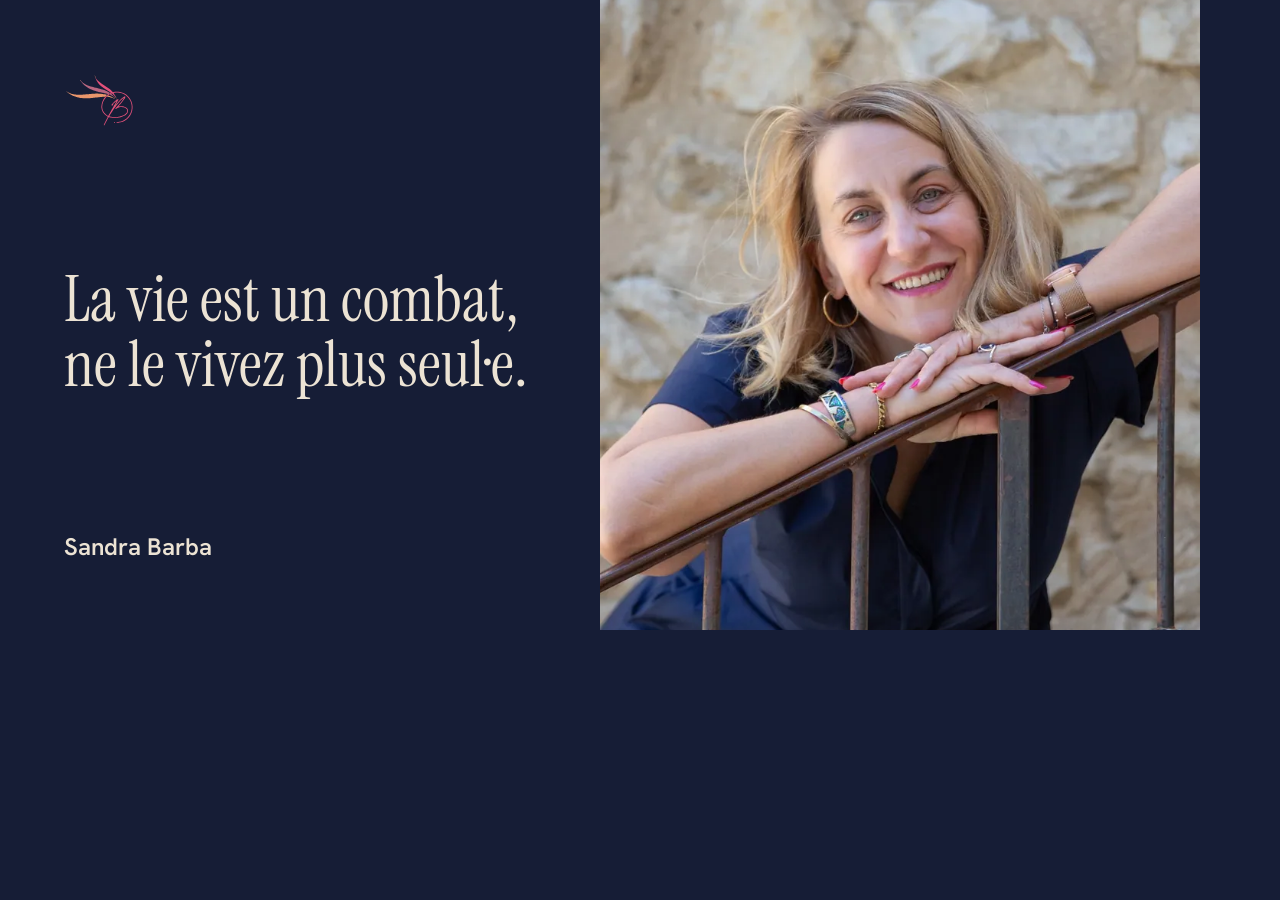
<file: _partage/accueil-fr.html>
<!doctype html>
<html lang="fr"><head><meta charset="utf-8">
<link rel="stylesheet" href="/assets/css/socle.css"><link rel="stylesheet" href="/assets/css/site.css">
<style>:root{--fond:#161d36;--texte:#ece3d4}
html,body{margin:0;width:1200px;height:630px;overflow:hidden;background:var(--fond);color:var(--texte)}
.carte{display:grid;grid-template-columns:1fr 1fr;width:1200px;height:630px}
.carte-texte{display:flex;flex-direction:column;justify-content:space-between;padding:64px}
.carte-texte img{width:72px;height:72px}
.carte-titre{font-family:var(--police-titres);font-size:64px;line-height:1.02;margin:0;text-wrap:balance}
.carte-nom{font-size:24px;font-weight:600;margin:0}
.carte-image{background:center/cover no-repeat}</style>
</head><body>
<div class="carte">
  <div class="carte-texte">
    <img src="/assets/images/logo.svg" alt="">
    <p class="carte-titre">La vie est un combat, ne le vivez plus seul·e.</p>
    <p class="carte-nom">Sandra Barba</p>
  </div>
  <div class="carte-image" style="background-image:url('/assets/images/sandra-rampe-784.webp')"></div>
</div>
</body></html>
</file>
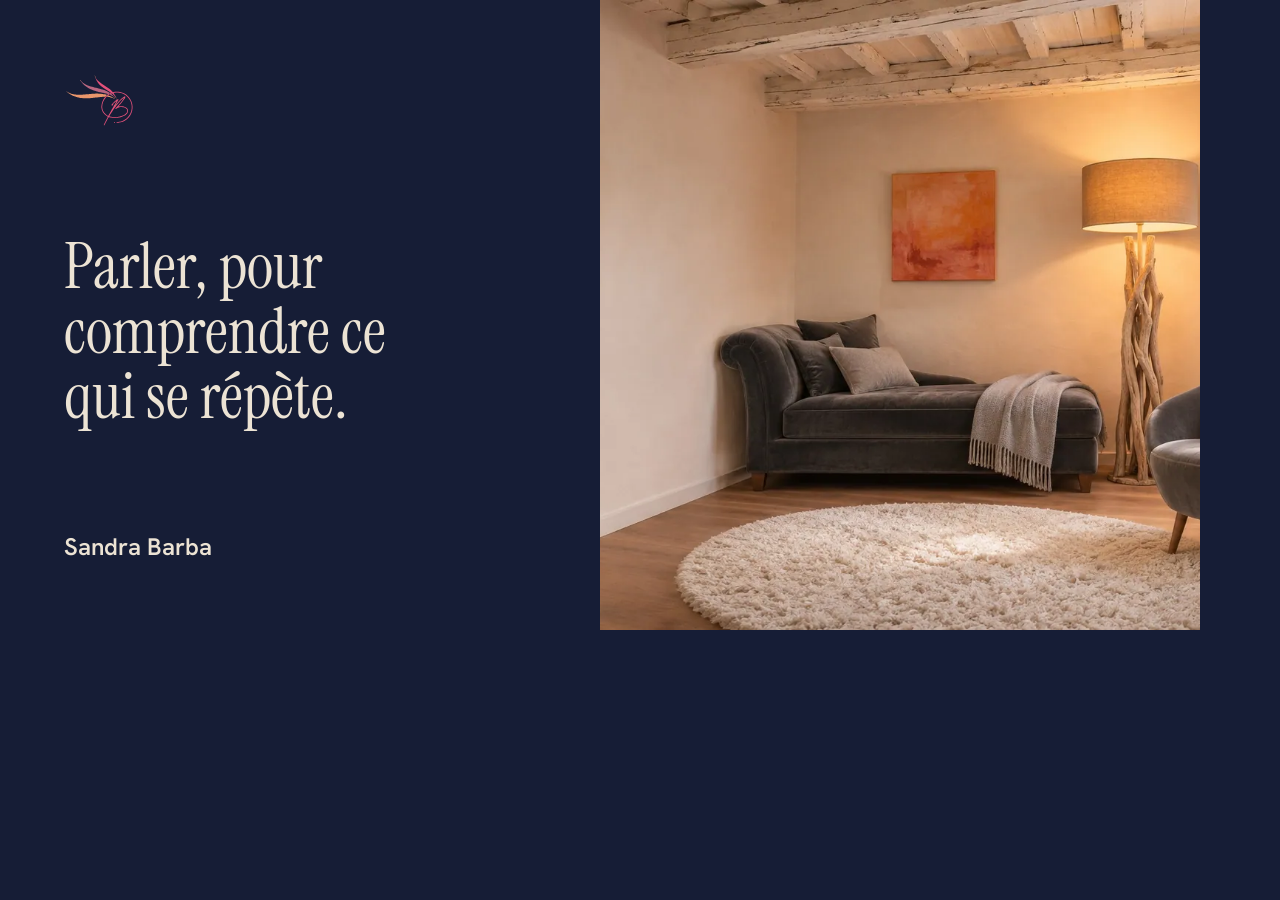
<file: _partage/psychotherapie-fr.html>
<!doctype html>
<html lang="fr"><head><meta charset="utf-8">
<link rel="stylesheet" href="/assets/css/socle.css"><link rel="stylesheet" href="/assets/css/site.css">
<style>:root{--fond:#161d36;--texte:#ece3d4}
html,body{margin:0;width:1200px;height:630px;overflow:hidden;background:var(--fond);color:var(--texte)}
.carte{display:grid;grid-template-columns:1fr 1fr;width:1200px;height:630px}
.carte-texte{display:flex;flex-direction:column;justify-content:space-between;padding:64px}
.carte-texte img{width:72px;height:72px}
.carte-titre{font-family:var(--police-titres);font-size:64px;line-height:1.02;margin:0;text-wrap:balance}
.carte-nom{font-size:24px;font-weight:600;margin:0}
.carte-image{background:center/cover no-repeat}</style>
</head><body>
<div class="carte">
  <div class="carte-texte">
    <img src="/assets/images/logo.svg" alt="">
    <p class="carte-titre">Parler, pour comprendre ce qui se répète.</p>
    <p class="carte-nom">Sandra Barba</p>
  </div>
  <div class="carte-image" style="background-image:url('/assets/images/grok/cabinet-lumiere-1280.webp')"></div>
</div>
</body></html>
</file>
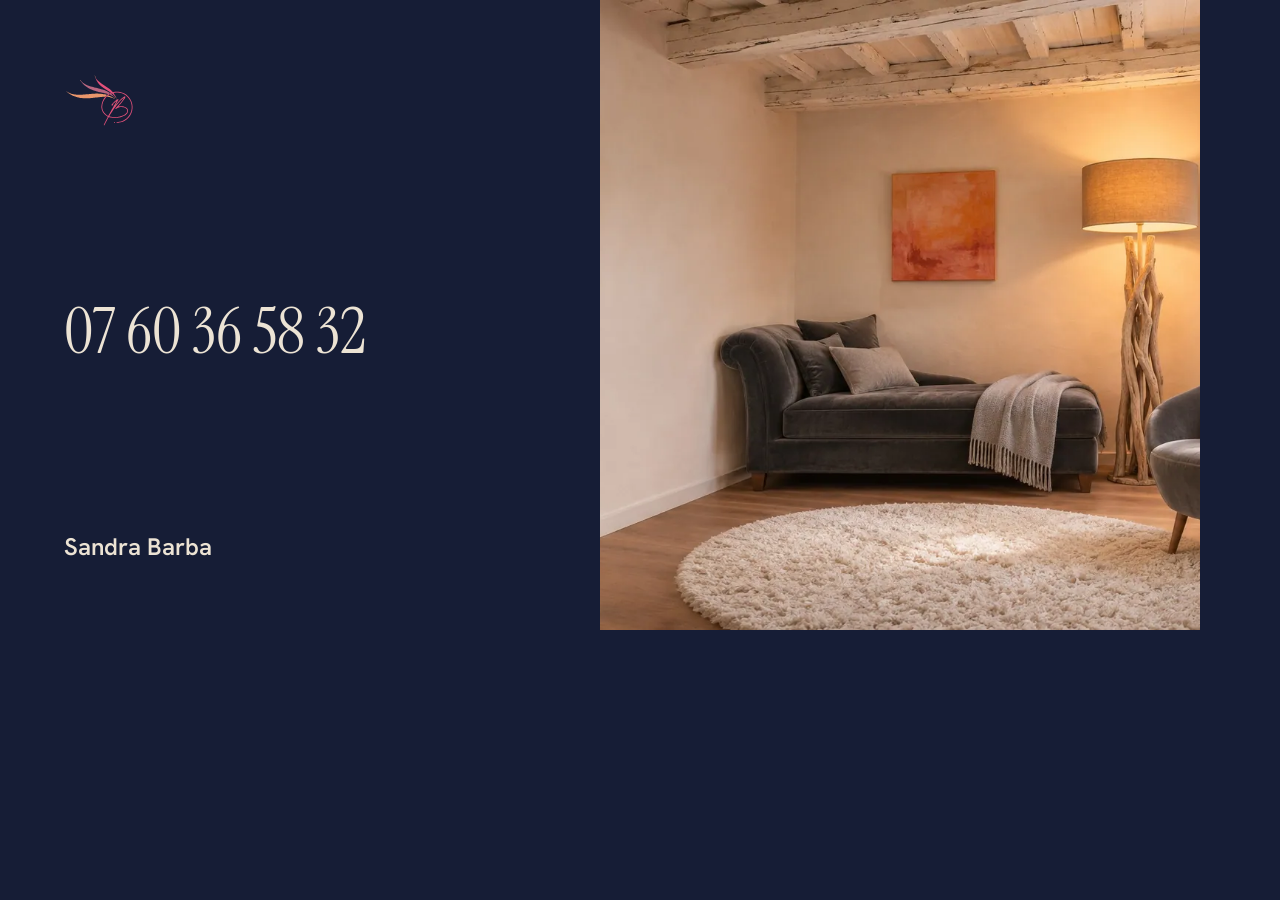
<file: _partage/rendez-vous-fr.html>
<!doctype html>
<html lang="fr"><head><meta charset="utf-8">
<link rel="stylesheet" href="/assets/css/socle.css"><link rel="stylesheet" href="/assets/css/site.css">
<style>:root{--fond:#161d36;--texte:#ece3d4}
html,body{margin:0;width:1200px;height:630px;overflow:hidden;background:var(--fond);color:var(--texte)}
.carte{display:grid;grid-template-columns:1fr 1fr;width:1200px;height:630px}
.carte-texte{display:flex;flex-direction:column;justify-content:space-between;padding:64px}
.carte-texte img{width:72px;height:72px}
.carte-titre{font-family:var(--police-titres);font-size:64px;line-height:1.02;margin:0;text-wrap:balance}
.carte-nom{font-size:24px;font-weight:600;margin:0}
.carte-image{background:center/cover no-repeat}</style>
</head><body>
<div class="carte">
  <div class="carte-texte">
    <img src="/assets/images/logo.svg" alt="">
    <p class="carte-titre">07 60 36 58 32</p>
    <p class="carte-nom">Sandra Barba</p>
  </div>
  <div class="carte-image" style="background-image:url('/assets/images/grok/cabinet-lumiere-1280.webp')"></div>
</div>
</body></html>
</file>
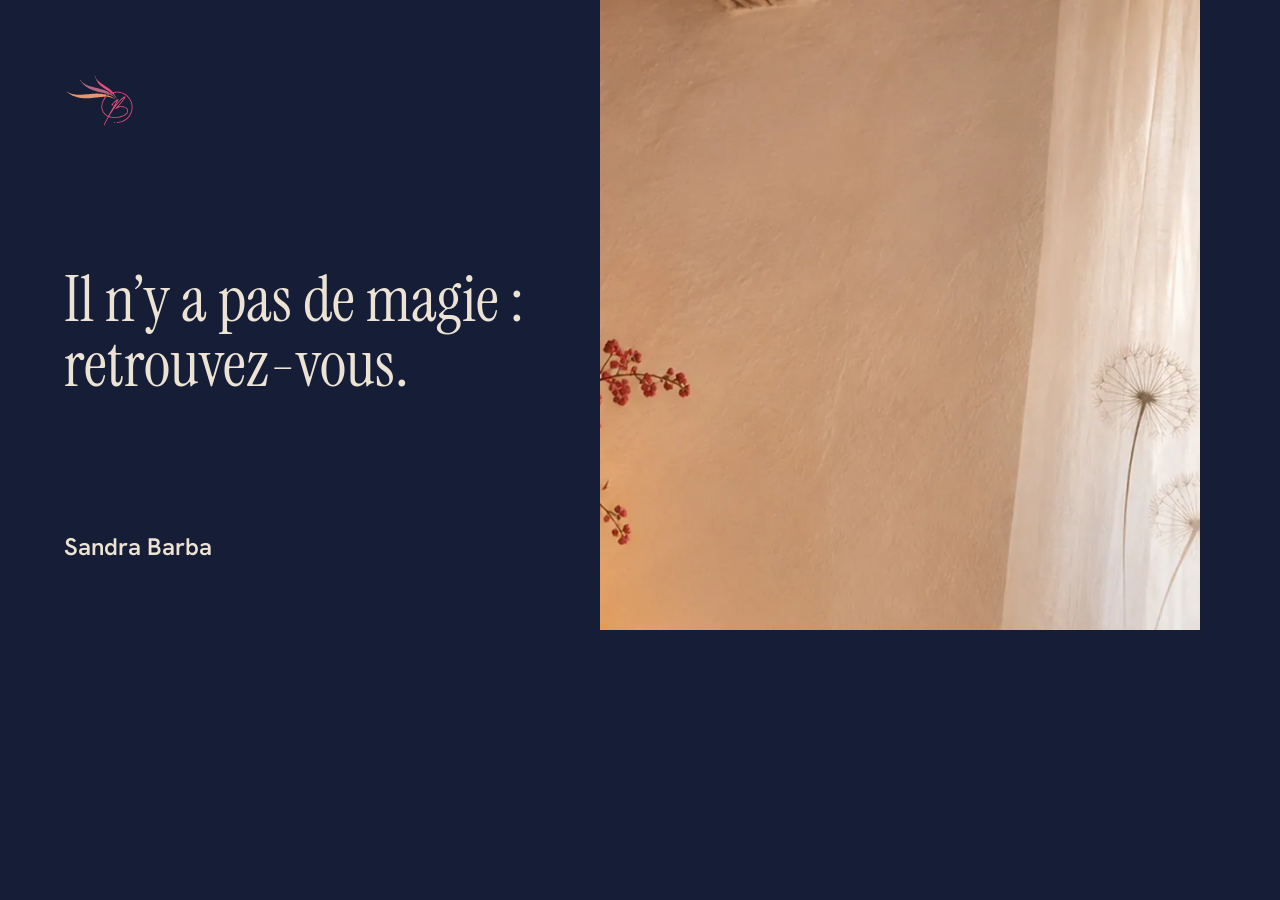
<file: _partage/sophrologie-fr.html>
<!doctype html>
<html lang="fr"><head><meta charset="utf-8">
<link rel="stylesheet" href="/assets/css/socle.css"><link rel="stylesheet" href="/assets/css/site.css">
<style>:root{--fond:#161d36;--texte:#ece3d4}
html,body{margin:0;width:1200px;height:630px;overflow:hidden;background:var(--fond);color:var(--texte)}
.carte{display:grid;grid-template-columns:1fr 1fr;width:1200px;height:630px}
.carte-texte{display:flex;flex-direction:column;justify-content:space-between;padding:64px}
.carte-texte img{width:72px;height:72px}
.carte-titre{font-family:var(--police-titres);font-size:64px;line-height:1.02;margin:0;text-wrap:balance}
.carte-nom{font-size:24px;font-weight:600;margin:0}
.carte-image{background:center/cover no-repeat}</style>
</head><body>
<div class="carte">
  <div class="carte-texte">
    <img src="/assets/images/logo.svg" alt="">
    <p class="carte-titre">Il n’y a pas de magie : retrouvez-vous.</p>
    <p class="carte-nom">Sandra Barba</p>
  </div>
  <div class="carte-image" style="background-image:url('/assets/images/grok/voilage-1280.webp')"></div>
</div>
</body></html>
</file>
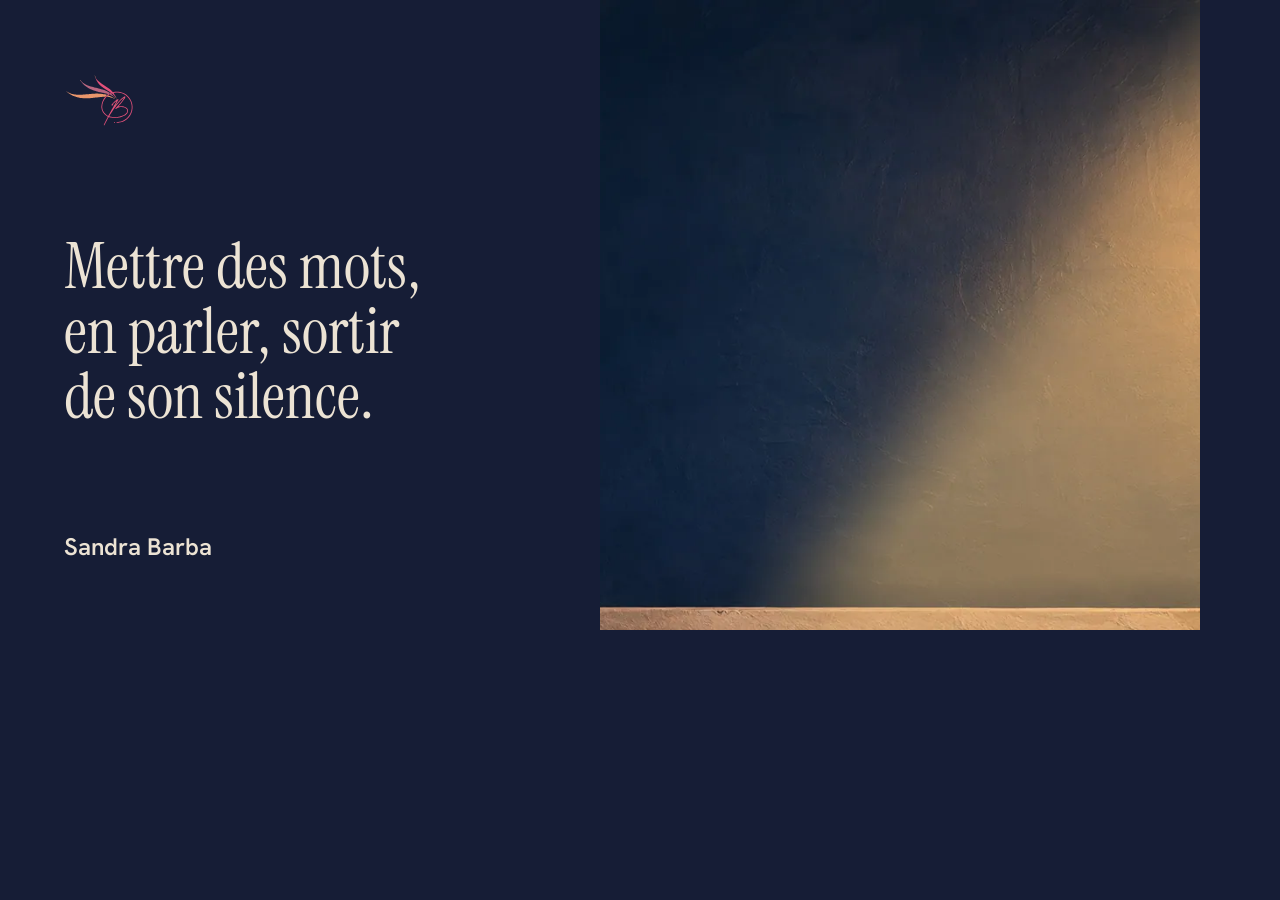
<file: _partage/violences-fr.html>
<!doctype html>
<html lang="fr"><head><meta charset="utf-8">
<link rel="stylesheet" href="/assets/css/socle.css"><link rel="stylesheet" href="/assets/css/site.css">
<style>:root{--fond:#161d36;--texte:#ece3d4}
html,body{margin:0;width:1200px;height:630px;overflow:hidden;background:var(--fond);color:var(--texte)}
.carte{display:grid;grid-template-columns:1fr 1fr;width:1200px;height:630px}
.carte-texte{display:flex;flex-direction:column;justify-content:space-between;padding:64px}
.carte-texte img{width:72px;height:72px}
.carte-titre{font-family:var(--police-titres);font-size:64px;line-height:1.02;margin:0;text-wrap:balance}
.carte-nom{font-size:24px;font-weight:600;margin:0}
.carte-image{background:center/cover no-repeat}</style>
</head><body>
<div class="carte">
  <div class="carte-texte">
    <img src="/assets/images/logo.svg" alt="">
    <p class="carte-titre">Mettre des mots, en parler, sortir de son silence.</p>
    <p class="carte-nom">Sandra Barba</p>
  </div>
  <div class="carte-image" style="background-image:url('/assets/images/grok/rai-de-lumiere-1280.webp')"></div>
</div>
</body></html>
</file>
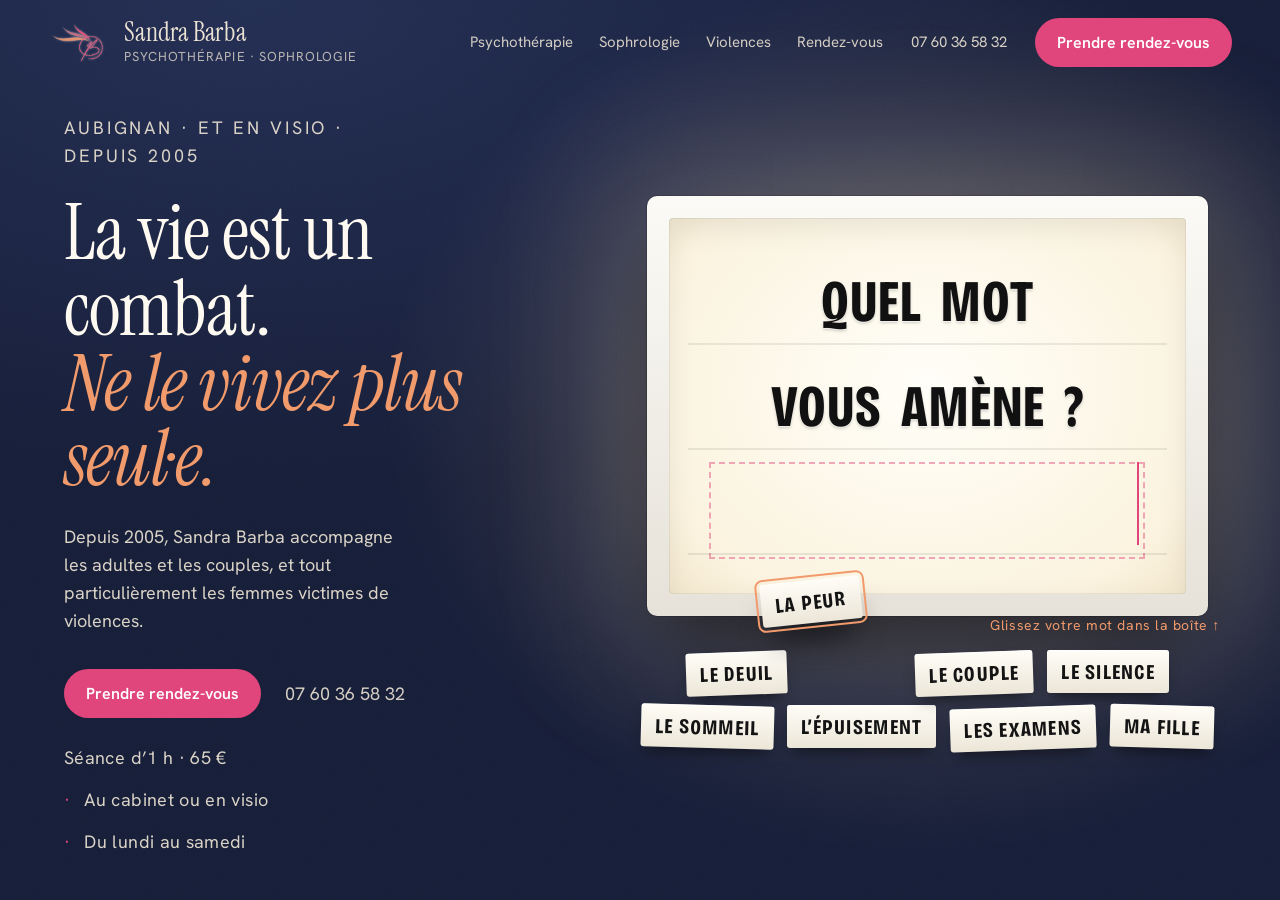
<file: _suivi/esquisses/la-boite-a-mots.html>
<!DOCTYPE html>
<html lang="fr">
<head>
<meta charset="utf-8">
<meta name="viewport" content="width=device-width, initial-scale=1">
<title>Esquisse · La boîte à mots</title>
<style>
@font-face { font-family: 'Bricolage'; src: url('/_suivi/esquisses/polices/bricolage.ttf'); font-weight: 200 800; font-stretch: 75% 100%; }
@font-face { font-family: 'Instrument Serif'; src: url('/_suivi/esquisses/polices/instrument-serif.ttf'); }
@font-face { font-family: 'Instrument Serif'; src: url('/_suivi/esquisses/polices/instrument-serif-italique.ttf'); font-style: italic; }
@font-face { font-family: 'Hanken'; src: url('/_suivi/esquisses/polices/hanken.ttf'); font-weight: 100 900; }
:root { --nuit: #161d36; --nuit2: #1f2847; --pierre: #ece3d4; --framboise: #e0457b; --corail: #f19a6b; --blanc: #fffaf1; }
* { box-sizing: border-box; margin: 0; padding: 0; }
html, body { height: 100%; }
body { background: var(--nuit); color: var(--pierre); font-family: 'Hanken', sans-serif; overflow: hidden; }
/* mur peint, lumière de la boîte */
.mur { position: fixed; inset: 0; background:
  radial-gradient(60% 70% at 72% 46%, rgba(255,226,186,.30), rgba(255,226,186,.08) 45%, transparent 70%),
  radial-gradient(120% 90% at 20% 0%, #232d50 0%, var(--nuit) 60%); }
.mur::after { content: ''; position: absolute; inset: 0; opacity: .5; mix-blend-mode: overlay;
  background-image: url("data:image/svg+xml,%3Csvg xmlns='http://www.w3.org/2000/svg' width='240' height='240'%3E%3Cfilter id='n'%3E%3CfeTurbulence type='fractalNoise' baseFrequency='.85' numOctaves='3'/%3E%3CfeColorMatrix values='0 0 0 0 .5 0 0 0 0 .5 0 0 0 0 .5 0 0 0 .55 0'/%3E%3C/filter%3E%3Crect width='240' height='240' filter='url(%23n)'/%3E%3C/svg%3E"); }
header { position: relative; z-index: 2; display: flex; align-items: center; gap: 28px; height: 84px; padding: 0 48px; }
.marque { display: flex; align-items: center; gap: 12px; text-decoration: none; color: var(--pierre); }
.marque img { width: 64px; height: auto; filter: drop-shadow(0 0 1px rgba(255,255,255,.4)); }
.marque b { font-family: 'Instrument Serif'; font-weight: 400; font-size: 26px; letter-spacing: .01em; display: block; line-height: 1; }
.marque small { font-size: 13px; letter-spacing: .08em; text-transform: uppercase; opacity: .75; }
nav { margin-left: auto; display: flex; gap: 26px; font-size: 15px; }
nav a { color: var(--pierre); text-decoration: none; opacity: .88; }
.tel { font-size: 15px; font-variant-numeric: tabular-nums; opacity: .9; }
.bouton { display: inline-flex; align-items: center; gap: 10px; background: var(--framboise); color: #fff; text-decoration: none; font-weight: 600; font-size: 16px; padding: 14px 22px; border-radius: 999px; }
.scene { position: relative; z-index: 1; display: grid; grid-template-columns: 0.92fr 1.08fr; gap: 40px; align-items: center; height: calc(100vh - 84px); padding: 0 48px 40px 64px; }
.sur { font-size: 13px; letter-spacing: .16em; text-transform: uppercase; color: var(--corail); margin-bottom: 26px; }
h1 { font-family: 'Instrument Serif'; font-weight: 400; font-size: clamp(54px, 6vw, 92px); line-height: .98; letter-spacing: -.01em; color: var(--blanc); }
h1 em { color: var(--corail); }
.texte p { font-size: 18px; line-height: 1.55; max-width: 34ch; margin-top: 26px; color: #d9d2c6; }
.actions { display: flex; align-items: center; gap: 24px; margin-top: 34px; }
.actions .tel { font-size: 18px; }
.info { margin-top: 26px; font-size: 15px; letter-spacing: .02em; color: #c9c3d2; display: flex; gap: 14px; flex-wrap: wrap; }
.info span { display: inline; }
.info span + span::before { content: '·'; margin-right: 14px; color: var(--framboise); }

/* la boîte lumineuse */
.objet { position: relative; display: grid; justify-items: center; gap: 34px; }
.boite { position: relative; width: min(640px, 92%); aspect-ratio: 4 / 3; border-radius: 10px; padding: 22px;
  background: linear-gradient(180deg, #fbfaf6, #e6e2d9); box-shadow: 0 0 0 1px rgba(0,0,0,.15), 0 40px 70px -20px rgba(0,0,0,.6), 0 0 140px 30px rgba(255,228,190,.22); }
.panneau { position: relative; height: 100%; border-radius: 4px; overflow: hidden;
  background: radial-gradient(80% 90% at 50% 45%, #fffef8 0%, #fbf3df 70%, #efe1c3 100%);
  box-shadow: inset 0 0 0 1px rgba(0,0,0,.06), inset 0 10px 30px rgba(0,0,0,.08);
  display: grid; grid-template-rows: repeat(3, 1fr); padding: 6% 7%; }
.rangee { position: relative; display: flex; justify-content: center; align-items: center; gap: .32em; font-family: 'Bricolage'; font-stretch: 75%; font-weight: 700; font-size: clamp(34px, 4.6vw, 70px); color: #111; letter-spacing: .02em; }
.rangee::after { content: ''; position: absolute; left: -4%; right: -4%; bottom: 8%; height: 2px; background: rgba(0,0,0,.08); }
.rangee span { display: inline-block; text-shadow: 0 1px 0 rgba(255,255,255,.6), 0 2px 3px rgba(0,0,0,.18); }
.rangee .vide { color: transparent; text-shadow: none; }
.fente { outline: 2px dashed rgba(224,69,123,.45); outline-offset: -6px; border-radius: 4px; }
.curseur-boite { position: absolute; right: 9%; bottom: 13%; width: 2px; height: 22%; background: var(--framboise); }
.etagere { position: relative; display: flex; flex-wrap: wrap; justify-content: center; gap: 12px 14px; max-width: 660px; }
.tuile { font-family: 'Bricolage'; font-stretch: 75%; font-weight: 700; font-size: 21px; letter-spacing: .06em; color: #141414; background: linear-gradient(180deg, #fffdf7, #ece6d8); padding: 9px 14px 8px; border-radius: 3px; box-shadow: 0 1px 0 rgba(255,255,255,.7) inset, 0 8px 16px -6px rgba(0,0,0,.6); }
.tuile:nth-child(2n) { transform: rotate(-2deg) translateY(2px); }
.tuile:nth-child(3n) { transform: rotate(1.6deg); }
.tuile.prise { transform: translate(-40px, -70px) rotate(-6deg); box-shadow: 0 22px 30px -10px rgba(0,0,0,.65); outline: 2px solid var(--corail); outline-offset: 3px; }
.indice { position: absolute; right: 2%; top: -34px; font-size: 14px; color: var(--corail); letter-spacing: .04em; }
@media (max-width: 760px) {
  body { overflow: hidden; }
  header { height: 64px; padding: 0 18px; }
  .marque img { width: 44px; } .marque b { font-size: 21px; } .marque small { font-size: 11px; }
  nav, header .tel, header .bouton { display: none; }
  .menu { margin-left: auto; font-size: 15px; border: 1px solid rgba(255,255,255,.35); border-radius: 999px; padding: 9px 16px; }
  .scene { grid-template-columns: 1fr; height: auto; padding: 8px 18px; gap: 18px; }
  .sur { font-size: 12px; margin-bottom: 12px; }
  h1 { font-size: 46px; }
  .texte p { display: none; }
  .actions { margin-top: 18px; gap: 16px; }
  .info { margin-top: 12px; font-size: 13px; }
  .boite { width: 100%; padding: 12px; }
  .rangee { font-size: 30px; }
  .etagere { gap: 8px; } .tuile { font-size: 15px; padding: 7px 10px; }
  .tuile.prise { transform: translate(-10px, -40px) rotate(-6deg); }
  .indice { top: -24px; font-size: 12px; }
}
@media (min-width: 761px) { .menu { display: none; } }
</style>
</head>
<body>
<div class="mur"></div>
<header>
  <a class="marque" href="#"><img src="/_suivi/esquisses/img/logo.png" alt=""><span><b>Sandra Barba</b><small>Psychothérapie · Sophrologie</small></span></a>
  <nav><a href="#">Psychothérapie</a><a href="#">Sophrologie</a><a href="#">Violences</a><a href="#">Rendez-vous</a></nav>
  <span class="tel">07 60 36 58 32</span>
  <a class="bouton" href="#">Prendre rendez-vous</a>
  <span class="menu">Menu</span>
</header>
<main class="scene">
  <div class="texte">
    <p class="sur">Aubignan · et en visio · depuis 2005</p>
    <h1>La vie est un combat.<br><em>Ne le vivez plus seul·e.</em></h1>
    <p>Depuis 2005, Sandra Barba accompagne les adultes et les couples, et tout particulièrement les femmes victimes de violences.</p>
    <div class="actions"><a class="bouton" href="#">Prendre rendez-vous</a><span class="tel">07 60 36 58 32</span></div>
    <p class="info"><span>Séance d’1 h · 65 €</span><span>Au cabinet ou en visio</span><span>Du lundi au samedi</span></p>
  </div>
  <div class="objet">
    <div class="boite">
      <div class="panneau">
        <div class="rangee"><span>QUEL</span><span>MOT</span></div>
        <div class="rangee"><span>VOUS</span><span>AMÈNE</span><span>?</span></div>
        <div class="rangee fente"><span class="vide">LA PEUR</span></div>
        <i class="curseur-boite"></i>
      </div>
    </div>
    <div class="etagere">
      <span class="indice">Glissez votre mot dans la boîte ↑</span>
      <span class="tuile">LE DEUIL</span><span class="tuile prise">LA PEUR</span><span class="tuile">LE COUPLE</span><span class="tuile">LE SILENCE</span><span class="tuile">LE SOMMEIL</span><span class="tuile">L’ÉPUISEMENT</span><span class="tuile">LES EXAMENS</span><span class="tuile">MA FILLE</span>
    </div>
  </div>
</main>
</body>
</html>
</file>
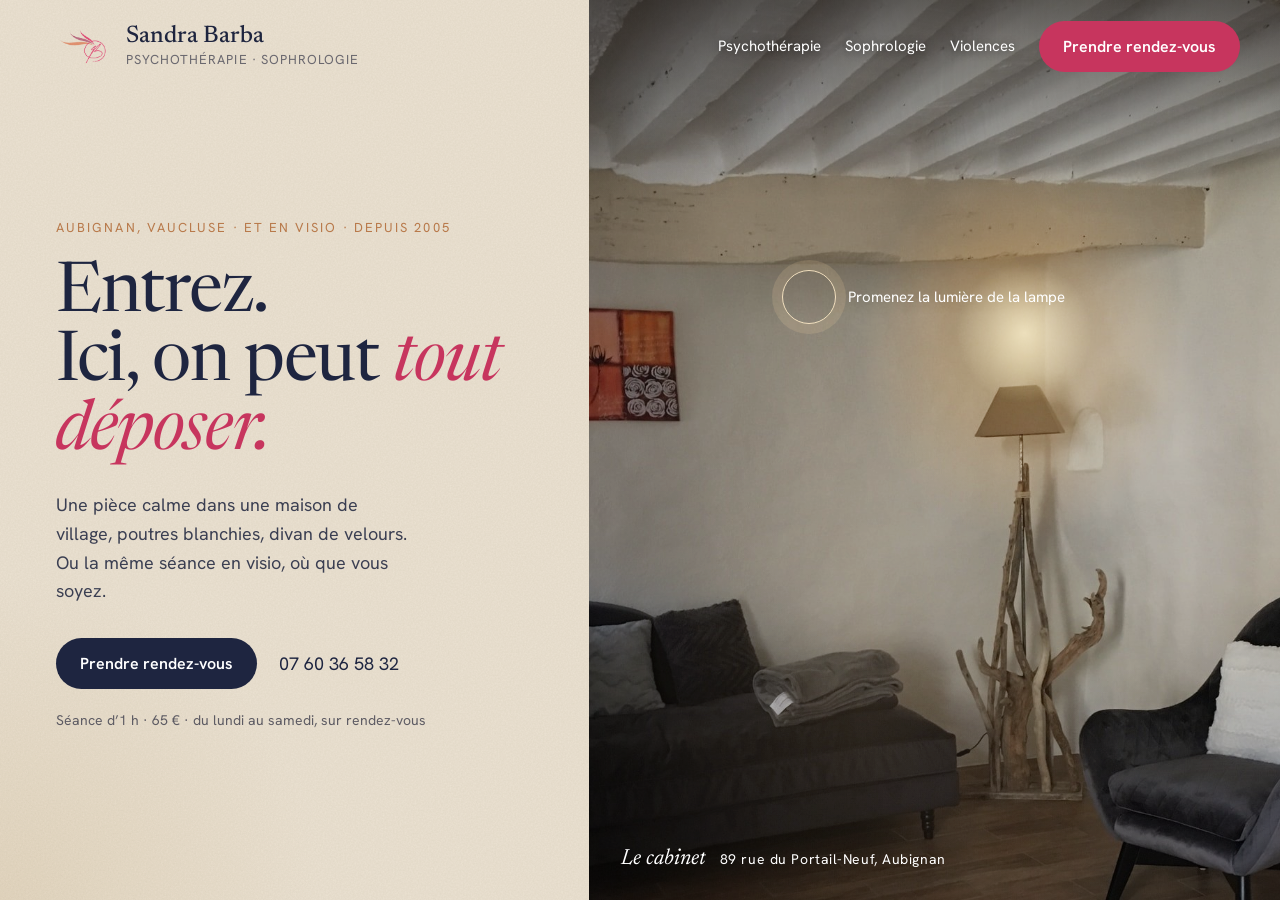
<file: _suivi/esquisses/le-cabinet-d-aubignan.html>
<!DOCTYPE html>
<html lang="fr">
<head>
<meta charset="utf-8">
<meta name="viewport" content="width=device-width, initial-scale=1">
<title>Esquisse · Le cabinet d’Aubignan</title>
<style>
@font-face { font-family: 'Newsreader'; src: url('/_suivi/esquisses/polices/newsreader.ttf'); font-weight: 200 800; }
@font-face { font-family: 'Newsreader'; src: url('/_suivi/esquisses/polices/newsreader-italique.ttf'); font-weight: 200 800; font-style: italic; }
@font-face { font-family: 'Hanken'; src: url('/_suivi/esquisses/polices/hanken.ttf'); font-weight: 100 900; }
:root { --pierre: #ebe2d2; --pierre2: #e1d5c1; --encre: #1e2540; --framboise: #c7355e; --velours: #45474f; --ocre: #b8794a; }
* { box-sizing: border-box; margin: 0; padding: 0; }
html, body { height: 100%; }
body { background: var(--pierre); color: var(--encre); font-family: 'Hanken', sans-serif; overflow: hidden; }
.ecran { display: grid; grid-template-columns: 46fr 54fr; height: 100vh; }
.gauche { position: relative; display: flex; flex-direction: column; padding: 0 56px 44px 56px;
  background: radial-gradient(90% 60% at 0% 100%, #e3d6c0 0%, transparent 60%), var(--pierre); }
.gauche::after { content: ''; position: absolute; inset: 0; pointer-events: none; opacity: .35; mix-blend-mode: multiply;
  background-image: url("data:image/svg+xml,%3Csvg xmlns='http://www.w3.org/2000/svg' width='300' height='300'%3E%3Cfilter id='n'%3E%3CfeTurbulence type='fractalNoise' baseFrequency='.6' numOctaves='4'/%3E%3CfeColorMatrix values='0 0 0 0 .55 0 0 0 0 .5 0 0 0 0 .42 0 0 0 .5 0'/%3E%3C/filter%3E%3Crect width='300' height='300' filter='url(%23n)'/%3E%3C/svg%3E"); }
header { display: flex; align-items: center; gap: 12px; height: 92px; }
.marque img { width: 58px; display: block; }
.marque b { font-family: 'Newsreader'; font-weight: 500; font-size: 24px; display: block; line-height: 1; }
.marque small { font-size: 13px; letter-spacing: .08em; text-transform: uppercase; color: #6c6a72; }
.marque { display: flex; align-items: center; gap: 12px; }
.contenu { margin-top: auto; margin-bottom: auto; position: relative; z-index: 1; }
.sur { font-size: 13px; letter-spacing: .16em; text-transform: uppercase; color: var(--ocre); margin-bottom: 24px; }
h1 { font-family: 'Newsreader'; font-weight: 400; font-size: clamp(50px, 5.4vw, 84px); line-height: 1.0; letter-spacing: -.02em; }
h1 em { font-style: italic; color: var(--framboise); }
p.chapo { font-size: 18px; line-height: 1.6; max-width: 36ch; margin-top: 24px; color: #3b3f52; }
.actions { display: flex; align-items: center; gap: 22px; margin-top: 32px; }
.bouton { background: var(--encre); color: #fff; text-decoration: none; font-weight: 600; font-size: 16px; padding: 15px 24px; border-radius: 999px; }
.tel { font-size: 18px; font-variant-numeric: tabular-nums; }
.info { margin-top: 22px; font-size: 14px; color: #5d5b63; }
.droite { position: relative; overflow: hidden; background: #2a2520; }
.droite nav { position: absolute; z-index: 3; top: 0; right: 0; left: 0; display: flex; justify-content: flex-end; align-items: center; gap: 24px; height: 92px; padding: 0 40px; font-size: 15px; }
.droite nav a { color: #fff; text-decoration: none; text-shadow: 0 1px 8px rgba(0,0,0,.5); }
.droite nav .bouton { background: var(--framboise); text-shadow: none; }
.droite::before { content: ''; position: absolute; inset: 0 0 auto 0; height: 200px; z-index: 2; background: linear-gradient(180deg, rgba(20,16,12,.55), transparent); }
.photo { position: absolute; inset: 0; background: url('/_suivi/esquisses/img/cabinet.jpg') 60% 20% / cover; filter: saturate(.92) contrast(1.04) brightness(.78); }
/* la lampe en bois flotté est allumée : la lumière suit la main */
.lumiere { position: absolute; inset: 0; mix-blend-mode: soft-light;
  background: radial-gradient(34% 30% at 63% 39%, rgba(255,214,150,1) 0%, rgba(255,190,120,.55) 35%, rgba(60,40,20,.0) 70%); }
.lumiere2 { position: absolute; inset: 0; mix-blend-mode: screen;
  background: radial-gradient(14% 11% at 63% 37%, rgba(255,226,170,.75), transparent 70%), radial-gradient(60% 50% at 40% 80%, rgba(255,200,140,.14), transparent 70%); }
.ombre { position: absolute; inset: 0; background: radial-gradient(120% 90% at 63% 40%, transparent 40%, rgba(15,10,8,.55) 100%); }
.etiquette { position: absolute; z-index: 3; left: 32px; bottom: 30px; color: #fff; font-size: 14px; letter-spacing: .04em; display: flex; gap: 14px; align-items: center; }
.etiquette b { font-family: 'Newsreader'; font-style: italic; font-weight: 400; font-size: 22px; letter-spacing: 0; }
.indice { position: absolute; z-index: 3; left: 28%; top: 30%; display: flex; align-items: center; gap: 12px; color: #fff; font-size: 15px; }
.indice i { width: 54px; height: 54px; border-radius: 50%; border: 1.5px solid rgba(255,235,200,.9); box-shadow: 0 0 0 10px rgba(255,220,170,.15); }
@media (max-width: 760px) {
  body { overflow: hidden; }
  .ecran { grid-template-columns: 1fr; grid-template-rows: 46vh auto; }
  .droite { order: 1; } .gauche { order: 2; padding: 0 20px 20px; }
  .droite nav { height: 64px; padding: 0 16px; } .droite nav a:not(.menu) { display: none; }
  .droite nav .menu { display: inline-block; color: #fff; border: 1px solid rgba(255,255,255,.6); border-radius: 999px; padding: 8px 15px; }
  .droite .logo-tel { position: absolute; z-index: 3; left: 16px; top: 12px; width: 44px; }
  header { display: none; }
  .contenu { margin: 22px 0 0; }
  .sur { font-size: 12px; margin-bottom: 12px; }
  h1 { font-size: 40px; }
  p.chapo { font-size: 16px; margin-top: 14px; }
  .actions { margin-top: 20px; gap: 16px; }
  .info { font-size: 13px; margin-top: 12px; }
  .indice { left: 44%; top: 50%; font-size: 13px; } .indice i { width: 40px; height: 40px; }
  .etiquette { left: 16px; bottom: 14px; } .etiquette b { font-size: 18px; }
}
@media (min-width: 761px) { .menu, .logo-tel { display: none; } }
</style>
</head>
<body>
<div class="ecran">
  <section class="gauche">
    <header><a class="marque"><img src="/_suivi/esquisses/img/logo.png" alt=""><span><b>Sandra Barba</b><small>Psychothérapie · Sophrologie</small></span></a></header>
    <div class="contenu">
      <p class="sur">Aubignan, Vaucluse · et en visio · depuis 2005</p>
      <h1>Entrez.<br>Ici, on peut <em>tout déposer.</em></h1>
      <p class="chapo">Une pièce calme dans une maison de village, poutres blanchies, divan de velours. Ou la même séance en visio, où que vous soyez.</p>
      <div class="actions"><a class="bouton">Prendre rendez-vous</a><span class="tel">07 60 36 58 32</span></div>
      <p class="info">Séance d’1 h · 65 € · du lundi au samedi, sur rendez-vous</p>
    </div>
  </section>
  <section class="droite">
    <img class="logo-tel" src="/_suivi/esquisses/img/logo.png" alt="">
    <nav><a>Psychothérapie</a><a>Sophrologie</a><a>Violences</a><a class="bouton">Prendre rendez-vous</a><a class="menu">Menu</a></nav>
    <div class="photo"></div><div class="lumiere"></div><div class="lumiere2"></div><div class="ombre"></div>
    <div class="indice"><i></i>Promenez la lumière de la lampe</div>
    <div class="etiquette"><b>Le cabinet</b> 89 rue du Portail-Neuf, Aubignan</div>
  </section>
</div>
</body>
</html>
</file>
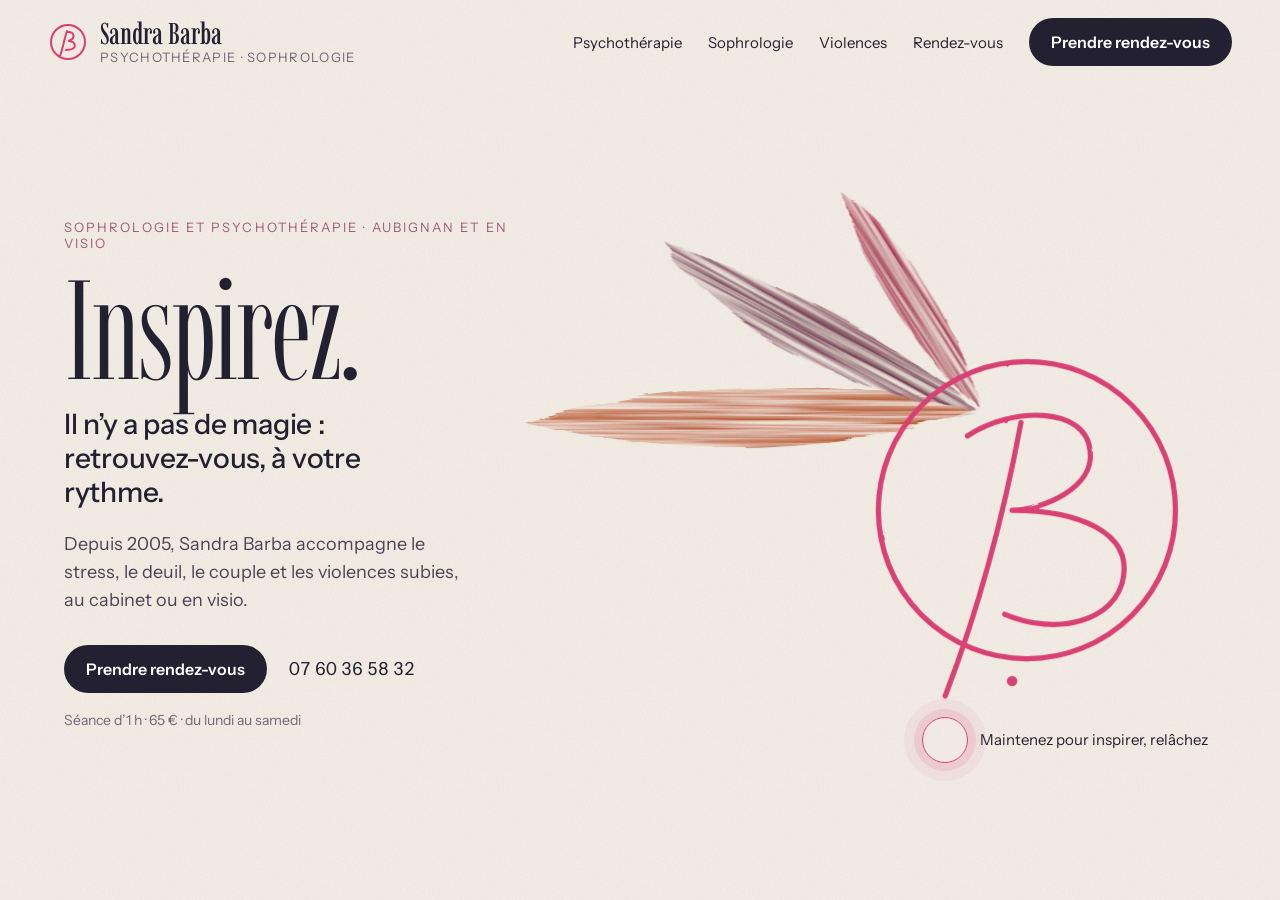
<file: _suivi/esquisses/le-souffle.html>
<!DOCTYPE html>
<html lang="fr">
<head>
<meta charset="utf-8">
<meta name="viewport" content="width=device-width, initial-scale=1">
<title>Esquisse · Le souffle</title>
<style>
@font-face { font-family: 'Imbue'; src: url('/_suivi/esquisses/polices/imbue.ttf'); font-weight: 100 900; }
@font-face { font-family: 'Instrument Sans'; src: url('/_suivi/esquisses/polices/instrument-sans.ttf'); font-weight: 400 700; font-stretch: 75% 100%; }
:root { --papier: #f4efe7; --encre: #232032; --framboise: #d93f73; --mauve: #a35a7d; --corail: #ec8a5c; }
* { box-sizing: border-box; margin: 0; padding: 0; }
html, body { height: 100%; }
body { background: var(--papier); color: var(--encre); font-family: 'Instrument Sans', sans-serif; overflow: hidden; }
.papier { position: fixed; inset: 0; pointer-events: none; opacity: .55; mix-blend-mode: multiply;
  background-image: url("data:image/svg+xml,%3Csvg xmlns='http://www.w3.org/2000/svg' width='320' height='320'%3E%3Cfilter id='n'%3E%3CfeTurbulence type='fractalNoise' baseFrequency='.9' numOctaves='3' seed='4'/%3E%3CfeColorMatrix values='0 0 0 0 .6 0 0 0 0 .55 0 0 0 0 .5 0 0 0 .32 0'/%3E%3C/filter%3E%3Crect width='320' height='320' filter='url(%23n)'/%3E%3C/svg%3E"); }
header { position: relative; z-index: 2; display: flex; align-items: center; height: 84px; padding: 0 48px; gap: 26px; }
.marque { display: flex; align-items: center; gap: 12px; }
.marque b { font-family: 'Imbue'; font-weight: 500; font-size: 30px; line-height: 1; font-variation-settings: 'opsz' 40; }
.marque small { display: block; font-size: 13px; letter-spacing: .1em; text-transform: uppercase; color: #6f6878; }
nav { margin-left: auto; display: flex; gap: 26px; font-size: 15px; }
.bouton { background: var(--encre); color: #fff; text-decoration: none; font-weight: 600; font-size: 16px; padding: 14px 22px; border-radius: 999px; white-space: nowrap; }
.scene { position: relative; display: grid; grid-template-columns: 40fr 60fr; height: calc(100vh - 84px); padding: 0 0 36px 64px; align-items: center; }
.sur { font-size: 13px; letter-spacing: .16em; text-transform: uppercase; color: var(--mauve); margin-bottom: 18px; }
h1 { font-family: 'Imbue'; font-weight: 300; font-variation-settings: 'opsz' 100; font-size: clamp(90px, 11vw, 168px); line-height: .86; letter-spacing: -.02em; }
h1 span { display: block; font-family: 'Instrument Sans'; font-weight: 500; font-size: clamp(24px, 2.2vw, 34px); letter-spacing: -.01em; line-height: 1.2; margin-top: 18px; max-width: 18ch; }
p.chapo { font-size: 18px; line-height: 1.55; max-width: 34ch; margin-top: 22px; color: #4a4556; }
.actions { display: flex; align-items: center; gap: 22px; margin-top: 30px; }
.tel { font-size: 18px; font-variant-numeric: tabular-nums; }
.info { margin-top: 18px; font-size: 14px; color: #6f6878; }
.objet { position: relative; height: 100%; }
.objet svg { position: absolute; inset: -6% -4% -2% -8%; width: 112%; height: 108%; }
.indice { position: absolute; left: 51%; bottom: 13%; display: flex; align-items: center; gap: 12px; font-size: 15px; color: var(--encre); }
.indice i { width: 46px; height: 46px; border-radius: 50%; border: 1.5px solid var(--framboise); box-shadow: 0 0 0 8px rgba(217,63,115,.12), 0 0 0 18px rgba(217,63,115,.06); }
@media (max-width: 760px) {
  header { height: 64px; padding: 0 18px; } nav, header .bouton { display: none; }
  .menu { margin-left: auto; font-size: 15px; border: 1px solid rgba(0,0,0,.25); border-radius: 999px; padding: 8px 15px; }
  .marque b { font-size: 24px; } .marque small { font-size: 11px; }
  .scene { grid-template-columns: 1fr; grid-template-rows: auto 1fr; height: calc(100vh - 64px); padding: 6px 18px 18px; }
  .objet { order: -1; height: 46vh; }
  .objet svg { inset: -4% -24% -4% -30%; width: 154%; height: 108%; }
  .sur { font-size: 12px; margin-bottom: 8px; }
  h1 { font-size: 78px; } h1 span { font-size: 22px; margin-top: 8px; }
  p.chapo { display: none; }
  .actions { margin-top: 18px; gap: 14px; } .info { font-size: 13px; margin-top: 10px; }
  .indice { left: auto; right: 4%; bottom: 4%; font-size: 13px; } .indice i { width: 36px; height: 36px; }
}
@media (min-width: 761px) { .menu { display: none; } }
</style>
</head>
<body>
<div class="papier"></div>
<header>
  <div class="marque"><svg width="40" height="40" viewBox="0 0 40 40"><circle cx="20" cy="20" r="17" fill="none" stroke="#d93f73" stroke-width="2"/><path d="M19 9 C 16 18, 15 26, 12 34 M19 10 C 27 9, 28 17, 20 19 C 29 19, 30 28, 18 28" fill="none" stroke="#d93f73" stroke-width="2" stroke-linecap="round"/></svg><span><b>Sandra Barba</b><small>Psychothérapie · Sophrologie</small></span></div>
  <nav><span>Psychothérapie</span><span>Sophrologie</span><span>Violences</span><span>Rendez-vous</span></nav>
  <a class="bouton">Prendre rendez-vous</a><span class="menu">Menu</span>
</header>
<main class="scene">
  <div class="texte">
    <p class="sur">Sophrologie et psychothérapie · Aubignan et en visio</p>
    <h1>Inspirez.<span>Il n’y a pas de magie : retrouvez-vous, à votre rythme.</span></h1>
    <p class="chapo">Depuis 2005, Sandra Barba accompagne le stress, le deuil, le couple et les violences subies, au cabinet ou en visio.</p>
    <div class="actions"><a class="bouton">Prendre rendez-vous</a><span class="tel">07 60 36 58 32</span></div>
    <p class="info">Séance d’1 h · 65 € · du lundi au samedi</p>
  </div>
  <div class="objet" aria-hidden="true">
    <svg viewBox="0 0 1100 800" preserveAspectRatio="xMidYMid meet">
      <defs>
        <filter id="brosse" x="-8%" y="-60%" width="116%" height="220%">
          <feTurbulence type="fractalNoise" baseFrequency="0.004 0.06" numOctaves="4" seed="7" result="bruit"/>
          <feDisplacementMap in="SourceGraphic" in2="bruit" scale="14" xChannelSelector="R" yChannelSelector="G" result="bords"/>
          <feTurbulence type="fractalNoise" baseFrequency="0.003 0.16" numOctaves="3" seed="3" result="poils"/>
          <feColorMatrix in="poils" type="matrix" values="0 0 0 0 0  0 0 0 0 0  0 0 0 0 0  -1.6 0 0 0 1.55" result="trous"/>
          <feComposite in="bords" in2="trous" operator="in" result="peint"/>
          <feColorMatrix in="poils" type="matrix" values="0.9 0 0 0 .4  0.9 0 0 0 .4  0.9 0 0 0 .4  0 0 0 0 1" result="nuance"/>
          <feBlend in="peint" in2="nuance" mode="multiply" result="teinte"/>
          <feComposite in="teinte" in2="peint" operator="in" result="peint2"/>
          <feGaussianBlur in="peint" stdDeviation="1.4" result="flou"/>
          <feSpecularLighting in="flou" surfaceScale="2.4" specularConstant=".55" specularExponent="16" lighting-color="#fff6ee" result="spec"><feDistantLight azimuth="235" elevation="48"/></feSpecularLighting>
          <feComposite in="spec" in2="peint" operator="in" result="spec2"/>
          <feComposite in="peint2" in2="spec2" operator="arithmetic" k2="1" k3=".45"/>
        </filter>
        <filter id="trace" x="-5%" y="-5%" width="110%" height="110%">
          <feTurbulence type="fractalNoise" baseFrequency="0.05" numOctaves="2" seed="9" result="b"/>
          <feDisplacementMap in="SourceGraphic" in2="b" scale="2.2"/>
        </filter>
      </defs>
      <!-- trois traits du logo, peints en grand, qui expirent vers la gauche -->
      <g style="mix-blend-mode:multiply">
        <g filter="url(#brosse)" transform="rotate(0 350 345)"><g transform="rotate(0 350 345)">
          <path d="M40 352 C 220 300, 460 284, 652 332 C 470 402, 230 396, 40 352 Z" fill="#ec8a5c"/><path d="M70 356 C 240 318, 470 304, 650 338 C 470 386, 250 384, 70 356 Z" fill="#e2733f" opacity=".55"/></g></g>
        <g filter="url(#brosse)" transform="rotate(28.4 440 225)"><g transform="rotate(-28.4 440 225)">
          <path d="M230 110 C 330 140, 530 228, 654 334 C 520 332, 310 232, 230 110 Z" fill="#a35a7d"/><path d="M250 128 C 350 168, 540 250, 652 336 C 520 312, 340 220, 250 128 Z" fill="#8a4568" opacity=".55"/></g></g>
        <g filter="url(#brosse)" transform="rotate(57.7 565 190)"><g transform="rotate(-57.7 565 190)">
          <path d="M470 40 C 562 108, 632 228, 658 332 C 590 282, 500 162, 470 40 Z" fill="#d93f73"/><path d="M486 70 C 568 140, 628 240, 656 330 C 600 270, 520 170, 486 70 Z" fill="#bf2c5e" opacity=".55"/></g></g>
      </g>
      <!-- le B cerclé, au trait -->
      <g filter="url(#trace)" fill="none" stroke="#d93f73" stroke-linecap="round" stroke-linejoin="round">
        <circle cx="720" cy="470" r="200" stroke-width="7"/>
        <path d="M712 352 C 690 470, 660 590, 610 720" stroke-width="7"/>
        <path d="M640 370 C 700 330, 800 330, 805 390 C 812 440, 740 470, 700 470 C 790 470, 860 500, 850 560 C 840 620, 760 640, 690 610" stroke-width="7"/>
        <circle cx="700" cy="700" r="7" fill="#d93f73" stroke="none"/>
      </g>
    </svg>
    <div class="indice"><i></i>Maintenez pour inspirer, relâchez</div>
  </div>
</main>
</body>
</html>
</file>
<file: assets/css/socle.css>
/* Socle : règles communes à toutes les maquettes. Le style du projet va dans site.css.
   Les couleurs et polices du projet se règlent par les variables ci-dessous (redéfinies dans site.css). */
:root {
  --police-titres: Georgia, 'Times New Roman', serif;
  --police-texte: system-ui, -apple-system, 'Segoe UI', Roboto, sans-serif;
  --accent: #b3361f;
  --texte-doux: color-mix(in srgb, var(--texte) 78%, var(--fond));
  --ligne: color-mix(in srgb, var(--texte) 18%, var(--fond));
  --gouttiere: clamp(16px, 4vw, 48px);
  --largeur: 1240px;
  --rayon: 6px;
  --duree: .7s;
  --courbe: cubic-bezier(.22, 1, .36, 1);
}

*, *::before, *::after { box-sizing: border-box; }
html { -webkit-text-size-adjust: 100%; text-size-adjust: 100%; }
body {
  font-family: var(--police-texte); font-size: clamp(1rem, .96rem + .2vw, 1.125rem); line-height: 1.6;
  padding-bottom: var(--barres-h); overflow-x: clip;
}
img, picture, video, canvas, svg { display: block; max-width: 100%; }
img, video { height: auto; }
h1, h2, h3, h4 { font-family: var(--police-titres); line-height: 1.08; margin: 0 0 .5em; text-wrap: balance; font-weight: 600; }
p, li, dd, figcaption { text-wrap: pretty; }
p { margin: 0 0 1em; }
a { color: inherit; }
a[href^="mailto:"] { overflow-wrap: anywhere; }
button, input, select, textarea { font: inherit; color: inherit; }
button { cursor: pointer; }
:where(a, button, input, select, textarea, summary, [tabindex]) { -webkit-tap-highlight-color: transparent; }
:focus { outline: none; }
:focus-visible { outline: 3px solid var(--accent); outline-offset: 3px; border-radius: 2px; }
[id] { scroll-margin-top: calc(var(--entete-h) + 12px); scroll-margin-bottom: calc(var(--barres-h) + 12px); }
/* Lien profond vers une scène qui cache l'en-tête : elle arrive tout en haut de l'écran (comme aller() du socle). */
html.js:not(.secours) :is([data-entete-cache], [data-entete-cache] [id], [data-fx="plein-ecran"], [data-fx="plein-ecran"] [id]) { scroll-margin-top: 0; }
[hidden] { display: none !important; }

.visuellement-cache {
  position: absolute !important; width: 1px; height: 1px; padding: 0; margin: -1px;
  overflow: hidden; clip: rect(0 0 0 0); white-space: nowrap; border: 0;
}
.evitement {
  position: fixed; left: 12px; top: 12px; z-index: 1000; padding: 12px 16px; background: var(--texte); color: var(--fond);
  transform: translateY(-160%); text-decoration: none;
}
.evitement:focus-visible { transform: none; }
.conteneur { width: min(100% - 2 * var(--gouttiere), var(--largeur)); margin-inline: auto; }
.chiffres { font-variant-numeric: tabular-nums; }

/* Boutons : zones tactiles d'au moins 44 px. */
.bouton {
  display: inline-flex; align-items: center; justify-content: center; gap: .5em;
  min-height: 48px; min-width: 44px; padding: .7em 1.4em; border-radius: 999px;
  background: var(--accent); color: var(--fond); text-decoration: none; font-weight: 600; border: 0;
  line-height: 1.2; text-align: center;
}
.bouton--contour { background: transparent; color: inherit; box-shadow: inset 0 0 0 2px currentColor; }
.bouton[disabled] { opacity: .55; cursor: not-allowed; }

/* Apparitions : cachées par le style critique jusqu'à .vu, jamais recachées. */
html.js:not(.secours):not([data-arrivee="retour"]) [data-anime]:not([data-anime="gsap"]) {
  transform: translate3d(0, 1.2rem, 0);
  transition: opacity var(--duree) var(--courbe) var(--delai, 0s), transform var(--duree) var(--courbe) var(--delai, 0s);
}
html.js:not(.secours):not([data-arrivee="retour"]) [data-anime]:not([data-anime="gsap"]).vu { transform: none; }

/* Bibliothèque d'effets (effets.js). Apparitions : le bloc lui-même ne glisse pas, ce sont ses parties qui arrivent.
   Mêmes conditions que les apparitions : en secours, au retour et sans JavaScript, état final direct.
   Les transitions ne valent que pendant l'arrivée (.fx-fini ensuite) : celles du projet reprennent la main. */
html.js:not(.secours):not([data-arrivee="retour"]) :is([data-anime="lignes"], [data-anime="mots"], [data-anime="lettres"], [data-anime="cascade"]):not([data-anime="gsap"]) {
  transform: none; transition: opacity .25s linear var(--delai, 0s);
}
/* Masques des lignes : découpe par clip-path, débordante en haut et sur les côtés (accents), un peu en bas (jambages),
   au lieu d'un overflow et de marges : la mise en page ne change pas d'un pixel pendant la découpe. La ligne part
   d'assez bas (135 %) pour rester invisible malgré le débord du bas. */
.fx-ligne-mask { overflow: visible !important; clip-path: inset(-.4em -.6em -.2em -.6em); }
html.js:not(.secours):not([data-arrivee="retour"]) [data-anime="lignes"] .fx-ligne {
  transform: translate3d(0, 135%, 0); transition: transform 1s var(--courbe) calc(var(--delai, 0s) + var(--i, 0) * 90ms);
}
html.js:not(.secours):not([data-arrivee="retour"]) [data-anime="lignes"].vu .fx-ligne { transform: none; }
html.js:not(.secours):not([data-arrivee="retour"]) [data-anime="mots"] .fx-mot {
  opacity: 0; transform: translate3d(0, .5em, 0);
  transition: opacity .6s var(--courbe) calc(var(--delai, 0s) + var(--i, 0) * 35ms), transform .7s var(--courbe) calc(var(--delai, 0s) + var(--i, 0) * 35ms);
}
html.js:not(.secours):not([data-arrivee="retour"]) [data-anime="mots"].vu .fx-mot { opacity: 1; transform: none; }
/* Lettres : chaque mot reste d'un bloc (jamais coupé en fin de ligne), les lettres basculent en place. */
[data-anime="lettres"] :is(.fx-mot-l, .fx-lettre) { display: inline-block; }
html.js:not(.secours):not([data-arrivee="retour"]) [data-anime="lettres"] .fx-lettre {
  opacity: 0; transform: translate3d(0, .55em, 0) rotate(12deg); transform-origin: 0 100%;
  transition: opacity .5s var(--courbe) calc(var(--delai, 0s) + var(--i, 0) * 18ms), transform .8s var(--courbe) calc(var(--delai, 0s) + var(--i, 0) * 18ms);
}
html.js:not(.secours):not([data-arrivee="retour"]) [data-anime="lettres"].vu .fx-lettre { opacity: 1; transform: none; }
html.js:not(.secours):not([data-arrivee="retour"]) [data-anime="cascade"] > * { opacity: 0; transform: translate3d(0, 1.8rem, 0); }
html.js:not(.secours):not([data-arrivee="retour"]) [data-anime="cascade"]:not(.fx-fini) > * {
  transition: opacity .7s var(--courbe) calc(var(--delai, 0s) + var(--i, 0) * 80ms), transform .9s var(--courbe) calc(var(--delai, 0s) + var(--i, 0) * 80ms);
}
html.js:not(.secours):not([data-arrivee="retour"]) [data-anime="cascade"].vu > * { opacity: 1; transform: none; }
/* Rideau : règle aussi précise que celle des apparitions (sinon sa transition de découpe serait écrasée). */
html.js:not(.secours):not([data-arrivee="retour"]) [data-anime="rideau"]:not([data-anime="gsap"]) {
  transform: none; clip-path: inset(0 0 100% 0);
}
html.js:not(.secours):not([data-arrivee="retour"]) [data-anime="rideau"]:not([data-anime="gsap"]):not(.fx-fini) {
  transition: opacity .25s linear var(--delai, 0s), clip-path 1.2s cubic-bezier(.77, 0, .18, 1) var(--delai, 0s);
}
html.js:not(.secours):not([data-arrivee="retour"]) [data-anime="rideau"]:not([data-anime="gsap"]).vu { clip-path: inset(0 0 0 0); }
html.js:not(.secours):not([data-arrivee="retour"]) [data-anime="rideau"]:not([data-fx]) > :is(picture, video) { transform: scale(1.14); }
html.js:not(.secours):not([data-arrivee="retour"]) [data-anime="rideau"]:not([data-fx]):not(.fx-fini) > :is(picture, video) { transition: transform 1.6s var(--courbe) var(--delai, 0s); }
html.js:not(.secours):not([data-arrivee="retour"]) [data-anime="rideau"].vu:not([data-fx]) > :is(picture, video) { transform: none; }
/* Effets liés au défilement : l'image déplacée par GSAP n'a aucune transition CSS (une seule source par propriété). */
[data-fx="parallaxe"] > :is(picture, video, img), [data-fx="zoom"] > :is(picture, video, img) { transition: none; }
/* WebGL « onde » : le canvas, calé sur l'image, n'est visible que pendant le mouvement ; au repos, l'image d'origine, nette. */
[data-fx="onde"] { position: relative; }
.fx-onde { position: absolute; left: 0; top: 0; width: 100%; height: 100%; pointer-events: none; opacity: 0; transition: opacity .3s linear; }
.fx-onde--actif { opacity: 1; transition-duration: .12s; }
/* Image qui s'ouvre en plein écran : section haute, cadre collant en haut de l'écran (sticky, pas d'épinglage GSAP).
   En secours et sans JavaScript : image entière dans une section normale (règles [data-collant]). */
html.js:not(.secours) [data-fx="plein-ecran"] { position: relative; height: var(--fx-longueur, 260svh); }
html.js:not(.secours) [data-fx="plein-ecran"] > [data-collant] { position: sticky; top: 0; height: 100vh; height: 100svh; overflow: hidden; }
[data-fx="plein-ecran"] > [data-collant] > .media, [data-fx="plein-ecran"] [data-fx-cible] { width: 100%; height: 100%; border-radius: 0; }
:is(html.secours, html:not(.js)) [data-fx="plein-ecran"] [data-fx-cible] { height: 100svh; }
/* Mots géants : la rangée garde sa largeur (mots répétés au besoin) et ne sort jamais de son bandeau.
   En secours et sans JavaScript, les mots passent à la ligne : rien n'est coupé. */
[data-fx="mots-geants"] { overflow: hidden; overflow: clip; }
[data-fx="mots-geants"] [data-fx-rangee] { width: max-content; white-space: nowrap; margin: 0; }
:is(html.secours, html:not(.js)) [data-fx="mots-geants"] { overflow: visible; }
:is(html.secours, html:not(.js)) [data-fx="mots-geants"] [data-fx-rangee] { width: auto; white-space: normal; line-height: 1.2; }
/* Inclinaison selon la vitesse : GSAP seul tient la transformation (pas de transition CSS sur transform). */
[data-fx="vitesse"], [data-fx="mots-geants"] [data-fx-rangee] { transition-property: opacity, color, background-color, border-color, box-shadow !important; }

/* Effets au survol : au premier survol, GSAP prend la main sur la transformation (classe fx-survol) :
   plus aucune transition CSS sur transform pour cet élément. */
.fx-survol { transition-property: opacity, color, background-color, border-color, box-shadow !important; }

[data-boucle-css].hors-ecran, [data-boucle-css].hors-ecran *, [data-boucle-css].en-pause, [data-boucle-css].en-pause * { animation-play-state: paused !important; }

/* En-tête : opaque, jamais coupé, se cache en descendant. */
[data-entete] {
  position: fixed; inset: 0 0 auto; z-index: 800; background: var(--fond);
  border-bottom: 1px solid var(--ligne); transition: transform .35s var(--courbe);
}
html.entete-cache [data-entete], html.scene-sans-entete:not(.menu-ouvert) [data-entete] { transform: translateY(-100%); }
.entete-rangee {
  display: flex; align-items: center; gap: clamp(8px, 2vw, 28px);
  min-height: 64px; padding: 8px var(--gouttiere); max-width: calc(var(--largeur) + 2 * var(--gouttiere)); margin-inline: auto;
}
.entete-logo { display: inline-flex; align-items: center; gap: .6em; min-height: 44px; text-decoration: none; font-weight: 700; flex: none; }
.entete-logo img { width: 36px; height: 36px; }
[data-nav] { flex: 1 1 auto; min-width: 0; display: flex; justify-content: flex-end; }
[data-nav] ul { display: flex; gap: clamp(12px, 2vw, 28px); list-style: none; margin: 0; padding: 0; min-width: 0; overflow: hidden; white-space: nowrap; }
/* Un lien de navigation ne passe jamais à la ligne : sinon il « tient » sur deux lignes et le relais
   (deuxième rangée, bouton Menu) ne se déclenche pas. */
[data-nav] a { display: inline-flex; align-items: center; min-height: 44px; text-decoration: none; white-space: nowrap; }
[data-nav] a[aria-current] { text-decoration: underline; text-underline-offset: .35em; text-decoration-thickness: 2px; }
.entete-actions { display: flex; align-items: center; gap: 8px; flex: none; }
.entete-actions .bouton { min-height: 44px; padding-inline: 1.1em; }
.entete-langue { display: inline-flex; align-items: center; justify-content: center; min-width: 44px; min-height: 44px; text-decoration: none; font-weight: 600; text-transform: uppercase; }
[data-menu-bouton] { display: none; min-height: 44px; min-width: 44px; padding: 0 14px; border: 0; border-radius: 999px; background: var(--texte); color: var(--fond); font-weight: 600; }
html.nav-compacte [data-nav] { display: none; }
html.nav-compacte [data-menu-bouton] { display: inline-flex; align-items: center; }
html.nav-compacte .entete-actions { margin-left: auto; }
/* Dès 900 px, les liens qui ne tiennent pas à côté du logo passent sur une deuxième rangée (entete.js) :
   jamais le bouton Menu seul sur ordinateur. L'en-tête est plus haut : --entete-h suit (mesures.js). */
html.nav-deux-rangees .entete-rangee { flex-wrap: wrap; row-gap: 0; }
html.nav-deux-rangees [data-nav] { order: 3; flex: 1 0 100%; justify-content: flex-start; border-top: 1px solid var(--ligne); }
html.nav-deux-rangees .entete-actions { margin-left: auto; }
html.nav-deux-lignes [data-nav] ul { flex-wrap: wrap; row-gap: 0; column-gap: clamp(12px, 1.6vw, 24px); }
@media (max-width: 520px) { .entete-actions .bouton { display: none; } }

/* Sans JavaScript : l'en-tête reste dans le flux (sa hauteur n'est pas mesurée, rien ne passe dessous).
   Dès 900 px, les liens passent à la ligne sous le logo ; en dessous, un lien Menu ouvre le menu plein écran
   par son ancre (#menu:target) et un lien Fermer le referme. */
.menu-sansjs, .menu-sansjs-fermer { display: none; }
html:not(.js) { --entete-h: 0px; }
html:not(.js) [data-entete] { position: relative; }
@media (min-width: 900px) {
  html:not(.js) .entete-rangee { flex-wrap: wrap; row-gap: 0; }
  html:not(.js) [data-nav] { order: 3; flex: 1 0 100%; justify-content: flex-start; }
  html:not(.js) [data-nav] ul { flex-wrap: wrap; column-gap: clamp(12px, 2vw, 28px); row-gap: 0; }
  html:not(.js) .entete-actions { margin-left: auto; }
}
@media (max-width: 899px) {
  html:not(.js) [data-nav] { display: none; }
  html:not(.js) .entete-actions { margin-left: auto; }
  html:not(.js) .menu-sansjs {
    display: inline-flex; align-items: center; min-height: 44px; min-width: 44px; padding: 0 14px; border-radius: 999px;
    background: var(--texte); color: var(--fond); font-weight: 600; text-decoration: none;
  }
}
html:not(.js) #menu:target { z-index: 810; visibility: visible; opacity: 1; transition: none; padding-top: 24px; }
html:not(.js) #menu:target li { opacity: 1; transform: none; transition: none; }
html:not(.js) #menu:target .menu-sansjs-fermer { display: block; margin: 0 0 16px; }
html:not(.js) .menu-sansjs-fermer a { display: inline-flex; align-items: center; min-height: 44px; font-weight: 600; }
/* Cible du lien Fermer : fixe, elle ne fait pas défiler la page quand le menu se referme. */
#menu-ferme { position: fixed; top: 0; left: 0; width: 1px; height: 1px; pointer-events: none; }
/* Sans JavaScript, la barre fixe du téléphone n'est pas mesurée : sa hauteur est réservée d'office. */
@media (max-width: 760px) { html:not(.js) { --barres-h: calc(65px + env(safe-area-inset-bottom)); } }

/* Menu : plein écran, liens qui arrivent l'un après l'autre. */
[data-menu] {
  position: fixed; inset: 0; z-index: 790; background: var(--menu-fond, var(--fond)); overflow-y: auto; overscroll-behavior: contain;
  padding: calc(var(--entete-h) + 24px) var(--gouttiere) calc(32px + var(--barres-h));
  visibility: hidden; opacity: 0; transition: opacity .3s var(--courbe), visibility 0s .3s;
}
html.menu-ouvert [data-menu] { visibility: visible; opacity: 1; transition: opacity .3s var(--courbe); }
html.menu-ouvert [data-entete] { transform: none; }
[data-menu] ul { list-style: none; margin: 0 0 32px; padding: 0; }
[data-menu] li { opacity: 0; transform: translateY(12px); transition: opacity .4s var(--courbe), transform .4s var(--courbe); transition-delay: calc(var(--i, 0) * 50ms + 80ms); }
html.menu-ouvert [data-menu] li { opacity: 1; transform: none; }
[data-menu] .menu-lien { display: flex; align-items: center; min-height: 52px; font-family: var(--police-titres); font-size: clamp(1.6rem, 7vw, 2.6rem); text-decoration: none; }
[data-menu] .menu-lien[aria-current] { color: var(--accent); }

/* Voile de transition (état de départ dans le style critique). */
[data-voile] { display: grid; place-items: center; color: var(--fond); }
.voile-contenu { display: grid; justify-items: center; gap: 12px; text-align: center; padding: var(--gouttiere); }
.voile-contenu img { width: 56px; height: 56px; }
[data-voile-libelle] { font-family: var(--police-titres); font-size: clamp(1.6rem, 5vw, 3rem); }
/* Forme « vague » : bords ondulés du voile (en haut à la montée, en bas au retrait), posés par le gabarit. */
[data-voile] .voile-vague { position: absolute; left: 0; width: 100%; height: clamp(60px, 12vh, 120px); fill: var(--voile-fond); pointer-events: none; }
[data-voile] .voile-vague--haut { bottom: calc(100% - 1px); transform-origin: 50% 100%; }
[data-voile] .voile-vague--bas { top: calc(100% - 1px); transform-origin: 50% 0; }
/* Trou qui s'ouvre dans le voile (forme « iris ») ou dans le panneau de l'intro (versObjet) :
   variables --cx, --cy (centre) et --trou (rayon), posées image par image par le socle. */
[data-voile].avec-trou, .ouverture-panneau.avec-trou {
  -webkit-mask: radial-gradient(circle at var(--cx, 50%) var(--cy, 50%), transparent var(--trou, -2px), #000 calc(var(--trou, -2px) + 1px));
          mask: radial-gradient(circle at var(--cx, 50%) var(--cy, 50%), transparent var(--trou, -2px), #000 calc(var(--trou, -2px) + 1px));
}

/* Barre fixe du téléphone : action principale et contact rapide. */
[data-barre-fixe] {
  position: fixed; inset: auto 0 0; z-index: 780; display: none; gap: 8px;
  padding: 8px var(--gouttiere) calc(8px + env(safe-area-inset-bottom)); background: var(--fond); border-top: 1px solid var(--ligne);
  transition: transform .3s var(--courbe);
}
[data-barre-fixe] .bouton { flex: 1; min-height: 48px; }
[data-barre-fixe].barre-masquee { transform: translateY(110%); }
@media (max-width: 760px) { [data-barre-fixe] { display: flex; } }

/* Écrans plein cadre et sections épinglées : tout tient dans la partie visible. */
.ecran {
  min-height: 100vh; min-height: 100svh; display: flex; flex-direction: column;
  padding-top: calc(var(--entete-h) + 16px); padding-bottom: calc(var(--barres-h) + 16px);
}
.ecran.epingle { height: 100vh; height: 100svh; min-height: 0; }
.ecran .piste { flex: 1 1 auto; min-height: 0; max-height: 820px; }

/* Scènes épinglées ou collantes du projet ([data-scene], .ecran.epingle) : en secours et sans
   JavaScript, plus rien n'est épinglé, la scène prend la hauteur de son contenu (au moins un écran) au lieu
   d'être coupée. Son cadre collant [data-collant] redevient un bloc normal. */
:is(html.secours, html:not(.js)) :is([data-scene], .ecran.epingle) { height: auto !important; min-height: 100svh; }
:is(html.secours, html:not(.js)) [data-collant] { position: relative !important; top: auto !important; height: auto !important; min-height: 100svh; }

/* Faces arrière d'un objet en 3D (verso d'une carte, dos d'un volet) : jamais visibles de dos ;
   en secours et sans JavaScript, l'objet est posé ouvert et son dos est retiré (sinon il recouvre le texte). */
[data-face="dos"] { backface-visibility: hidden; -webkit-backface-visibility: hidden; }
:is(html.secours, html:not(.js)) [data-face="dos"] { display: none !important; }

/* Écrans bas. 1366×768 et moins de 820 px de haut sur ordinateur : .masque-ecran-bas se retire (phrase
   d'introduction, surtitre, légende), pour que le premier écran et les scènes épinglées tiennent.
   Téléphone à l'horizontale et moins de 500 px de haut : .masque-ecran-tres-bas se retire aussi, et les
   écrans plein cadre se resserrent. Les tailles des titres d'ouverture se règlent dans site.css, dans les
   mêmes requêtes (@media (max-height: 820px) and (min-width: 761px), puis (max-height: 500px)). */
@media (max-height: 820px) and (min-width: 761px) { .masque-ecran-bas { display: none !important; } }
@media (max-height: 500px) {
  .masque-ecran-bas, .masque-ecran-tres-bas { display: none !important; }
  .ecran { padding-top: calc(var(--entete-h) + 8px); padding-bottom: calc(var(--barres-h) + 8px); }
}

/* Médias : cadrage réglé par --cadrage (object-position), mention des illustrations générées. */
.media { position: relative; margin: 0; overflow: hidden; border-radius: var(--rayon); background: color-mix(in srgb, var(--texte) 8%, var(--fond)); } /* jamais de case vide pendant le chargement */
.media picture { display: block; width: 100%; height: 100%; }
.media img, .media video { width: 100%; height: 100%; object-fit: cover; object-position: var(--cadrage, 50% 50%); }
@media (max-width: 760px) { .media img, .media video { object-position: var(--cadrage-mobile, var(--cadrage, 50% 50%)); } }
.mention-ia {
  position: absolute; right: 8px; bottom: 8px; z-index: 2; padding: 3px 8px; border-radius: 999px;
  background: rgba(0, 0, 0, .66); color: #fff; font: 600 12px/1.4 var(--police-texte); letter-spacing: .01em; pointer-events: none;
}

/* Formulaires. */
.champ { display: grid; gap: 6px; margin-bottom: 18px; }
.champ label { font-weight: 600; }
.champ input, .champ select, .champ textarea {
  min-height: 48px; padding: 10px 12px; border: 1px solid color-mix(in srgb, var(--texte) 45%, var(--fond)); border-radius: var(--rayon); background: var(--fond);
}
.champ [aria-invalid="true"] { border-color: #b00020; }
.champ-erreur { margin: 0; color: #b00020; font-size: .95rem; }
.mention-donnees { font-size: .9rem; color: var(--texte-doux); }
[data-message-envoi] { padding: 12px 16px; border-radius: var(--rayon); background: color-mix(in srgb, var(--accent) 12%, var(--fond)); }

/* Barre de lecture des pages longues. */
[data-barre-lecture] { position: fixed; left: 0; right: 0; top: var(--entete-h); height: 3px; z-index: 805; background: var(--accent); transform: scaleX(0); transform-origin: 0 50%; }
html.entete-cache [data-barre-lecture] { top: 0; }

/* Curseur personnalisé (souris uniquement, activé par data-curseur sur html). */
.curseur {
  position: fixed; left: -8px; top: -8px; z-index: 1001; width: 16px; height: 16px; border-radius: 50%;
  border: 2px solid var(--accent); pointer-events: none; opacity: 0; transition: opacity .2s, width .2s, height .2s, left .2s, top .2s;
}
html.curseur-actif .curseur { opacity: 1; }
.curseur.curseur-lien { width: 40px; height: 40px; left: -20px; top: -20px; }
.curseur.curseur-cache { opacity: 0 !important; }

/* Pied de page. */
.pied { padding: 56px 0 32px; border-top: 1px solid var(--ligne); }
.pied-grille { display: grid; gap: 32px; grid-template-columns: repeat(auto-fit, minmax(200px, 1fr)); }
.pied ul { list-style: none; margin: 0; padding: 0; }
.pied a, .pied button.lien { display: inline-flex; align-items: center; min-height: 44px; }
button.lien { background: none; border: 0; padding: 0; text-decoration: underline; text-underline-offset: .2em; }
.pied-bas { display: flex; flex-wrap: wrap; justify-content: space-between; gap: 12px; margin-top: 32px; font-size: .9rem; color: var(--texte-doux); }
</file>
<file: assets/css/site.css>
/* Sandra Barba — « La boîte à mots ». De la nuit (le silence) à la pierre claire (la parole). */
@font-face { font-family: 'Instrument Serif'; src: url('/assets/fonts/instrument-serif.woff') format('woff'); font-display: swap; }
@font-face { font-family: 'Instrument Serif'; src: url('/assets/fonts/instrument-serif-italique.woff') format('woff'); font-style: italic; font-display: swap; }
@font-face { font-family: 'Bricolage Tuiles'; src: url('/assets/fonts/bricolage-tuiles.woff') format('woff'); font-weight: 500 800; font-display: swap; }
@font-face { font-family: 'Hanken Grotesk'; src: url('/assets/fonts/hanken.woff') format('woff'); font-weight: 300 700; font-display: swap; }
/* Polices de secours ajustées : le texte ne saute pas à l'arrivée de la vraie police. */
@font-face { font-family: 'Serif secours'; src: local('Georgia'), local('Times New Roman'); size-adjust: 88%; ascent-override: 92%; }
@font-face { font-family: 'Tuiles secours'; src: local('Arial Narrow'), local('Arial'); size-adjust: 84%; }
@font-face { font-family: 'Texte secours'; src: local('Arial'), local('Helvetica'); size-adjust: 100%; }

:root {
  --nuit: #161d36; --nuit2: #1d2442; --crepuscule: #2a2443; --mauve: #3a2e4c;
  --aube: #e6d9c8; --pierre: #ece3d4; --craie: #fffaf1;
  --framboise: #e0457b; --framboise-fonce: #b4295a; --bouton-rose: #c22f60; --corail: #f19a6b; --velours: #45474f;
  --encre: #1b2240;
  --accent: var(--framboise);
  --police-titres: 'Instrument Serif', 'Serif secours', Georgia, serif;
  --police-texte: 'Hanken Grotesk', 'Texte secours', system-ui, sans-serif;
  --police-tuiles: 'Bricolage Tuiles', 'Tuiles secours', 'Arial Narrow', sans-serif;
  --menu-fond: var(--nuit);
  --largeur: 1240px;
  --rayon: 4px;
}
body { color: var(--pierre); background: var(--nuit); }
h1, h2, h3 { font-weight: 400; letter-spacing: -.005em; }
::selection { background: var(--framboise); color: #fff; }
a, button { -webkit-tap-highlight-color: transparent; }
:focus-visible { outline: 3px solid var(--corail); outline-offset: 3px; }

/* ---------- Tons des sections : la page s'éclaircit en descendant ---------- */
.ton-nuit { --section-fond: var(--nuit); background-color: var(--section-fond); color: var(--pierre); }
.ton-crepuscule { --section-fond: var(--crepuscule); background-color: var(--section-fond); color: var(--pierre); }
.ton-aube { --section-fond: var(--aube); background-color: var(--section-fond); color: var(--encre); }
.ton-pierre { --section-fond: var(--pierre); background-color: var(--section-fond); color: var(--encre); }
:is(.ton-aube, .ton-pierre) { --texte: var(--encre); --fond: var(--pierre); }
:is(.ton-nuit, .ton-crepuscule) a:not(.bouton):not(.tuile) { color: var(--craie); }

/* ---------- Boutons, liens, surtitres ---------- */
.bouton { background: var(--bouton-rose); color: #fff; border-radius: 999px; font-weight: 600; padding: .9em 1.5em; min-height: 48px; display: inline-flex; align-items: center; gap: .6em; text-decoration: none; letter-spacing: .01em; }
.bouton:hover { background: #a82552; }
.bouton--clair { background: var(--pierre); color: var(--encre); }
.bouton--clair:hover { background: #fff; }
.bouton--contour { background: transparent; color: inherit; box-shadow: inset 0 0 0 2px currentColor; }
.tel { font-size: 1.15rem; font-variant-numeric: tabular-nums; text-decoration: none; display: inline-flex; align-items: center; min-height: 44px; border-bottom: 1px solid color-mix(in srgb, currentColor 40%, transparent); }
.lien-fleche { display: inline-flex; align-items: center; gap: .5em; min-height: 44px; font-weight: 600; text-decoration: none; }
.lien-fleche::after { content: '→'; transition: transform .3s var(--courbe); }
.lien-fleche:hover::after { transform: translateX(4px); }
.lien-discret { background: none; border: 0; padding: 0 .2em; min-height: 44px; text-decoration: underline; text-underline-offset: .3em; color: inherit; opacity: .85; }
.surtitre { font-size: 13px; letter-spacing: .16em; text-transform: uppercase; color: var(--corail); margin: 0 0 1.2rem; font-weight: 600; }
:is(.ton-aube, .ton-pierre) .surtitre { color: var(--framboise-fonce); }
.titre-section { font-size: clamp(2.1rem, 1.4rem + 2.6vw, 3.6rem); line-height: 1.02; margin-bottom: .45em; }
.titre-grand { font-size: clamp(2.6rem, 1.6rem + 4.6vw, 5.6rem); }
.petit-titre { font-size: 13px; letter-spacing: .14em; text-transform: uppercase; opacity: .8; margin-bottom: .8rem; font-weight: 600; }
.etiquettes { list-style: none; margin: 0; padding: 0; display: flex; flex-wrap: wrap; gap: 8px; }
.etiquettes li { font-size: 15px; padding: .45em .9em; border-radius: 999px; border: 1px solid color-mix(in srgb, currentColor 30%, transparent); }
section { position: relative; }
.ligne-masque { display: block; overflow: hidden; padding-block: .12em; margin-block: -.12em; }
.titre-ligne { display: block; }

/* ---------- Tuiles de lettres (comme celles de la vraie boîte « AIMER LA VIE ») ---------- */
.tuile {
  display: inline-flex; align-items: center; justify-content: center; font-family: var(--police-tuiles); font-weight: 700; font-stretch: 75%;
  letter-spacing: .06em; line-height: 1; color: #141414; text-decoration: none; white-space: nowrap;
  background: linear-gradient(180deg, #fffdf7, #ebe4d4); border-radius: 3px; padding: .5em .72em .42em;
  box-shadow: inset 0 1px 0 rgba(255,255,255,.75), 0 8px 16px -7px rgba(0,0,0,.55);
}
.tuile--mini { font-size: 13px; padding: .42em .56em .36em; box-shadow: inset 0 1px 0 rgba(255,255,255,.75), 0 4px 8px -4px rgba(0,0,0,.4); }
.tuile--rose { background: linear-gradient(180deg, #ffe9ef, #f6cfdb); color: #6e1233; }
.tuile--titre { font-size: .82em; margin: 0 .12em .14em 0; }
.titre-tuiles { display: block; margin-bottom: .18em; }
.titre-tuiles-ligne { display: flex; flex-wrap: wrap; gap: .1em; }

/* ---------- La boîte lumineuse ---------- */
.boite { container-type: inline-size; position: relative; width: 100%; aspect-ratio: 4 / 3; --lueur: .2; }
.boite-cadre {
  position: absolute; inset: 0; padding: 3.4cqw; border-radius: 1.6cqw;
  background: linear-gradient(180deg, #fbfaf6, #e1ddd2);
  box-shadow: 0 0 0 1px rgba(0,0,0,.18), 0 3cqw 6cqw -1.5cqw rgba(0,0,0,.55), 0 0 22cqw 5cqw rgba(255,226,186,var(--lueur));
  transition: box-shadow .6s var(--courbe);
}
.boite-panneau {
  position: relative; height: 100%; border-radius: .7cqw; overflow: hidden; display: grid; grid-template-rows: repeat(3, minmax(0, 1fr)); padding: 4% 5%;
  background: radial-gradient(80% 90% at 50% 45%, #fffef8 0%, #fbf3df 68%, #ecdcbc 100%);
  box-shadow: inset 0 0 0 1px rgba(0,0,0,.06), inset 0 1.4cqw 3cqw rgba(0,0,0,.09);
}
.boite-panneau::before { content: ''; position: absolute; inset: 0; background: rgba(40,34,30,var(--eteinte, 0)); transition: background .5s; pointer-events: none; z-index: 2; }
.boite-rangee {
  position: relative; display: flex; justify-content: center; align-items: center; margin: 0; white-space: nowrap;
  font-family: var(--police-tuiles); font-weight: 700; font-stretch: 75%; font-size: 10.6cqw; line-height: 1; color: #121212; letter-spacing: .02em;
}
.boite-rangee::after { content: ''; position: absolute; left: -2%; right: -2%; bottom: 10%; height: 1.5px; background: rgba(0,0,0,.08); }
.boite-rangee .l { display: inline-block; text-shadow: 0 1px 0 rgba(255,255,255,.6), 0 .25cqw .5cqw rgba(0,0,0,.2); }
.boite-rangee .e { display: inline-block; width: .3em; }
.boite.allumee { --lueur: .48; }
.boite[data-vide] .boite-rangee[data-rangee="2"]::before { content: ''; position: absolute; inset: 12% 8%; border: 2px dashed rgba(224,69,123,.55); border-radius: .6cqw; }
.boite.survolee .boite-cadre { box-shadow: 0 0 0 3px var(--corail), 0 3cqw 6cqw -1.5cqw rgba(0,0,0,.55), 0 0 22cqw 5cqw rgba(255,226,186,.5); }

/* ---------- Ouverture ---------- */
.ouverture { min-height: 100vh; min-height: 100svh; padding-top: calc(var(--entete-h) + 8px); padding-bottom: 32px; overflow: hidden; display: flex; align-items: center; }
.ouverture-mur { position: absolute; inset: 0; border-radius: 0; z-index: 0; background: var(--nuit); }
.ouverture-mur .mention-ia { right: 16px; bottom: 16px; }
.halo { position: absolute; z-index: 1; left: 0; top: 0; width: 70vw; height: 70vw; margin: -35vw 0 0 -35vw; border-radius: 50%; pointer-events: none;
  background: radial-gradient(circle, rgba(255,214,160,.26) 0%, rgba(255,214,160,.09) 30%, rgba(255,214,160,0) 62%); transform: translate3d(72vw, 50vh, 0); will-change: transform; }
.ouverture-grille { position: relative; z-index: 2; display: grid; grid-template-columns: minmax(0, .9fr) minmax(0, 1.1fr); gap: clamp(24px, 4vw, 64px); align-items: center; }
.ouverture-titre { font-size: clamp(2.5rem, min(5.4vw, 9.4vh), 5.8rem); line-height: .98; color: var(--craie); margin-bottom: .4em; }
.ouverture-titre em { color: var(--corail); }
.ouverture-chapo { font-size: clamp(1.05rem, .95rem + .35vw, 1.25rem); max-width: 33ch; color: #e2dace; }
.ouverture-actions { display: flex; flex-wrap: wrap; align-items: center; gap: 12px 26px; margin: 1.6rem 0 1rem; }
.info-cle { font-size: 15px; color: #d7cfc2; letter-spacing: .02em; }
.objet { position: relative; display: grid; justify-items: center; gap: 18px; touch-action: pan-y; }
.objet .boite--accueil { width: min(100%, 620px, calc((100svh - var(--entete-h) - 230px) * 4 / 3)); }
.indice { margin: 0; font-size: 14px; color: var(--corail); letter-spacing: .03em; }
.indice-tactile { display: none; }
@media (hover: none) { .indice-souris { display: none; } .indice-tactile { display: inline; } }
.tuiles { list-style: none; margin: 0; padding: 0; display: flex; flex-wrap: wrap; justify-content: center; gap: 10px 12px; max-width: 640px; }
.tuile--mot { font-size: 19px; min-height: 44px; cursor: grab; touch-action: none; user-select: none; -webkit-user-select: none; position: relative; z-index: 3; }
.tuile--mot:nth-child(odd) { rotate: -1.2deg; }
.tuiles li:nth-child(3n) .tuile--mot { rotate: 1.4deg; }
.tuiles li:nth-child(4n) .tuile--mot { rotate: -2deg; }
.tuile--mot.en-main { cursor: grabbing; box-shadow: inset 0 1px 0 rgba(255,255,255,.8), 0 24px 30px -10px rgba(0,0,0,.65); z-index: 20; }
.tuile--mot.posee { visibility: hidden; }
.reponse { width: min(100%, 620px); padding: 22px 24px; border-radius: 8px; background: rgba(13,17,34,.82); box-shadow: inset 0 0 0 1px rgba(236,227,212,.14); }
.reponse-approche { font-size: 13px; letter-spacing: .14em; text-transform: uppercase; color: var(--corail); margin-bottom: .5rem; font-weight: 600; }
.reponse-texte { font-family: var(--police-titres); font-size: clamp(1.25rem, 1rem + .8vw, 1.6rem); line-height: 1.25; color: var(--craie); margin-bottom: .6rem; }
.reponse-premiere { font-size: 15px; color: #d7cfc2; }
.reponse-actions { display: flex; flex-wrap: wrap; align-items: center; gap: 8px 22px; margin: 0; }
@media (max-width: 760px) {
  .ouverture { align-items: flex-start; padding-top: calc(var(--entete-h) + 14px); }
  .ouverture-grille { grid-template-columns: minmax(0, 1fr); gap: 18px; }
  .ouverture-titre { font-size: clamp(2.2rem, 10.6vw, 3rem); }
  .ouverture-chapo { display: none; }
  .ouverture-actions { margin: 1rem 0 .4rem; gap: 10px 18px; }
  .info-cle { font-size: 14px; margin-bottom: 0; }
  .objet .boite--accueil { width: 100%; }
  .tuiles { flex-wrap: nowrap; justify-content: flex-start; overflow-x: auto; width: calc(100% + 2 * var(--gouttiere)); margin-inline: calc(-1 * var(--gouttiere)); padding: 14px var(--gouttiere) 16px; scrollbar-width: none; }
  .tuiles::-webkit-scrollbar { display: none; }
  .tuile--mot { font-size: 16px; }
  .halo { width: 140vw; height: 140vw; margin: -70vw 0 0 -70vw; }
}
@media (max-height: 820px) and (min-width: 761px) { .ouverture-chapo { font-size: 1.05rem; } .ouverture-actions { margin: 1.1rem 0 .6rem; } .tuile--mot { font-size: 17px; } }
@media (max-height: 500px) and (min-width: 761px) {
  .ouverture { padding-top: calc(var(--entete-h) + 4px); padding-bottom: 8px; }
  .ouverture .surtitre, .ouverture-chapo, .indice { display: none; }
  .ouverture-titre { font-size: clamp(1.8rem, 6vh + 1rem, 2.6rem); }
  .ouverture-actions { margin: .5rem 0 .3rem; }
  .objet .boite--accueil { width: min(100%, calc((100svh - var(--entete-h) - 70px) * 4 / 3)); }
  .tuiles { gap: 6px 8px; } .tuile--mot { font-size: 14px; min-height: 44px; padding-block: .3em; }
}

/* ---------- Avec Sandra ---------- */
.moi { padding-block: clamp(72px, 11vw, 150px); }
.moi-grille { display: grid; grid-template-columns: minmax(0, .95fr) minmax(0, 1.05fr); gap: clamp(28px, 5vw, 80px); align-items: center; }
.moi-portrait { aspect-ratio: 4 / 5; border-radius: 6px; }
.moi-citation { font-family: var(--police-titres); font-style: italic; font-size: clamp(1.5rem, 1.1rem + 1.2vw, 2.2rem); line-height: 1.2; color: var(--corail); margin: 0 0 1.2rem; }
.moi-dispo { padding-left: 14px; border-left: 2px solid var(--framboise); }
.moi-formations { margin-top: 1.8rem; }
@media (max-width: 760px) { .moi-grille { grid-template-columns: minmax(0, 1fr); } .moi-portrait { aspect-ratio: 4 / 4.4; } }

/* ---------- Scène « Mettre des mots » (collante, menée par le défilement) ---------- */
html.js:not(.secours) .scene { height: 230vh; height: 230svh; }
@media (max-width: 760px) { html.js:not(.secours) .scene { height: 190vh; height: 190svh; } }
html.js:not(.secours) .scene-collant { position: sticky; top: 0; height: 100vh; height: 100svh; display: grid; align-items: center; overflow: hidden; }
.scene-collant { padding-block: 32px; }
.scene-grille { display: grid; grid-template-columns: minmax(0, 1.15fr) minmax(0, .85fr); gap: clamp(28px, 4vw, 64px); align-items: center; }
.boite--scene { aspect-ratio: 16 / 9; width: min(100%, calc((100svh - 120px) * 16 / 9)); }
.boite--scene .boite-panneau { grid-template-rows: repeat(2, minmax(0, 1fr)); }
.boite--scene .boite-rangee { font-size: 11.5cqw; display: grid; }
.scene-mot { grid-area: 1 / 1; display: flex; justify-content: center; align-items: center; perspective: 600px; }
.scene-mot .l { transform-origin: 50% 60%; backface-visibility: hidden; }
html:not(.js) .scene-mot:not([data-etape="2"]), html.secours .scene-mot:not([data-etape="2"]) { display: none; }
html.js:not(.secours):not([data-arrivee="retour"]) .scene-mot .l { opacity: 0; }
.scene-etapes { list-style: none; margin: 1.4rem 0 0; padding: 0; display: grid; gap: 18px; }
.scene-etapes li { padding-left: 16px; border-left: 2px solid rgba(236,227,212,.22); transition: opacity .4s, border-color .4s; }
html.js:not(.secours) .scene-etapes li { opacity: .38; }
html.js:not(.secours) .scene-etapes li.actif { opacity: 1; border-color: var(--framboise); }
.scene-num { display: block; font-family: var(--police-tuiles); font-weight: 700; font-stretch: 75%; letter-spacing: .08em; font-size: 15px; color: var(--corail); margin-bottom: .2rem; }
.scene-etapes p { margin: 0; }
@media (max-width: 760px) {
  .scene-grille { grid-template-columns: minmax(0, 1fr); gap: 16px; }
  .boite--scene { width: 100%; }
  .scene-texte .titre-section { font-size: 2rem; margin-bottom: .2em; }
  .scene-etapes { gap: 10px; margin-top: .6rem; } .scene-etapes p { font-size: 15px; }
}
@media (max-height: 820px) and (min-width: 761px) { .boite--scene { width: min(100%, calc((100svh - 80px) * 16 / 9)); } .scene-etapes p { font-size: 16px; } }
@media (max-height: 500px) and (min-width: 761px) { .scene-texte .surtitre, .scene-etapes p { display: none; } .scene-etapes { gap: 6px; } }

/* ---------- Violences (bandeau) ---------- */
.bande-violences { padding-block: clamp(72px, 10vw, 140px); }
.bande-grille { display: grid; grid-template-columns: minmax(0, 1fr) minmax(0, 1fr); gap: clamp(24px, 5vw, 80px); align-items: end; }
.aide-courte { font-weight: 600; padding: 14px 18px; border-radius: 6px; background: rgba(236,227,212,.08); box-shadow: inset 0 0 0 1px rgba(236,227,212,.18); }
@media (max-width: 760px) { .bande-grille { grid-template-columns: minmax(0, 1fr); } }

/* ---------- Trois façons de venir ---------- */
.seances { padding-block: clamp(72px, 10vw, 140px) clamp(96px, 14vw, 200px); }
.seances::after { content: ''; position: absolute; left: 0; right: 0; bottom: 0; height: clamp(60px, 10vw, 140px); background: linear-gradient(180deg, rgba(230,217,200,0), var(--aube)); pointer-events: none; }
.seances-tete { max-width: 46rem; margin-bottom: clamp(28px, 4vw, 56px); }
.cartes-seances { list-style: none; margin: 0; padding: 0; display: grid; grid-template-columns: repeat(3, minmax(0, 1fr)); gap: clamp(16px, 2vw, 28px); position: relative; z-index: 1; }
.carte-seance { background: var(--pierre); color: var(--encre); border-radius: 8px; overflow: hidden; display: flex; flex-direction: column; }
.carte-seance .carte-media { border-radius: 0; }
.carte-corps { padding: 20px 22px 18px; display: flex; flex-direction: column; gap: .2rem; flex: 1; }
.carte-corps h3 { font-size: clamp(1.6rem, 1.2rem + 1vw, 2.1rem); margin: 0 0 .3rem; }
.carte-corps p { font-size: 16px; }
.carte-prix { display: flex; gap: 8px; }
.carte-corps .lien-fleche { margin-top: auto; color: var(--framboise-fonce); }
@media (max-width: 900px) { .cartes-seances { grid-template-columns: minmax(0, 1fr); } }

/* ---------- Le cabinet : la lumière de la lampe suit la main ---------- */
.cabinet { padding-bottom: clamp(72px, 10vw, 140px); }
.cabinet-scene { position: relative; height: min(84svh, 860px); overflow: hidden; cursor: crosshair; touch-action: pan-y; }
.cabinet-media { position: absolute; inset: 0; border-radius: 0; }
.cabinet-media .mention-ia { right: 16px; bottom: 16px; }
.lampe-lumiere { position: absolute; left: 0; top: 0; width: 220vmax; height: 220vmax; margin: -110vmax 0 0 -110vmax; pointer-events: none; will-change: transform;
  background: radial-gradient(circle, rgba(255,214,150,.22) 0, rgba(255,200,140,.08) 7%, rgba(18,12,8,0) 13%, rgba(18,12,8,.42) 26%, rgba(14,10,8,.62) 50%);
  transform: translate3d(60vw, 40svh, 0); }
.lampe-indice { position: absolute; z-index: 2; left: var(--gouttiere); top: calc(var(--entete-h) + 20px); display: flex; align-items: center; gap: 12px; color: #fff; font-size: 15px; margin: 0; text-shadow: 0 1px 6px rgba(0,0,0,.6); }
.lampe-indice i { width: 40px; height: 40px; border-radius: 50%; border: 1.5px solid rgba(255,235,200,.9); box-shadow: 0 0 0 9px rgba(255,220,170,.15); }
.cabinet-grille { position: relative; z-index: 2; display: grid; grid-template-columns: minmax(0, 1.1fr) minmax(0, .9fr); gap: clamp(20px, 3vw, 48px); margin-top: clamp(-160px, -14vw, -80px); align-items: end; }
.cabinet-carte { background: var(--pierre); padding: clamp(24px, 3vw, 44px); border-radius: 8px; box-shadow: 0 30px 60px -30px rgba(20,14,10,.5); }
.cabinet-carte .lien-fleche { color: var(--framboise-fonce); }
.cabinet-vraies { display: grid; grid-template-columns: repeat(2, minmax(0, 1fr)); gap: 14px; }
.vraie-photo { border-radius: 6px; background: var(--pierre); }
.vraie-photo picture { height: auto; aspect-ratio: 4 / 5; }
.media-legende { font-size: 13px; padding: 8px 2px 0; color: var(--encre); }
@media (max-width: 760px) {
  .cabinet-scene { height: 62svh; }
  .cabinet-grille { grid-template-columns: minmax(0, 1fr); margin-top: -64px; }
  .lampe-indice { top: 20px; font-size: 14px; }
}

/* ---------- Avis ---------- */
.avis { padding-block: clamp(72px, 10vw, 140px); }
.avis-liste { list-style: none; margin: clamp(20px, 3vw, 40px) 0 0; padding: 0; display: grid; grid-template-columns: repeat(3, minmax(0, 1fr)); gap: clamp(20px, 3vw, 44px); }
.avis-liste li { padding-top: 22px; border-top: 2px solid var(--framboise-fonce); }
.avis-liste blockquote { margin: 0 0 1rem; font-family: var(--police-titres); font-style: italic; font-size: clamp(1.35rem, 1.05rem + .8vw, 1.75rem); line-height: 1.25; }
.avis-auteur { font-size: 14px; font-weight: 600; letter-spacing: .03em; }
.avis-note { font-size: 14px; margin-top: 1.6rem; color: #4a4f63; }
@media (max-width: 900px) { .avis-liste { grid-template-columns: minmax(0, 1fr); } }

/* ---------- Fin ---------- */
.fin { padding-block: clamp(64px, 9vw, 130px); }
.fin-grille { display: grid; grid-template-columns: minmax(0, 1.2fr) minmax(0, .8fr); gap: clamp(28px, 5vw, 80px); align-items: center; }
.fin-actions { display: flex; flex-wrap: wrap; align-items: center; gap: 12px 26px; }
.tel--sombre { color: var(--encre); }
.boite--petite { max-width: 380px; justify-self: center; }
.boite--petite .boite-panneau { grid-template-rows: repeat(2, minmax(0, 1fr)); }
.boite--petite .boite-rangee { font-size: 15cqw; }
@media (max-width: 760px) { .fin-grille { grid-template-columns: minmax(0, 1fr); } .boite--petite { max-width: 260px; } }

/* ---------- En-tête, menu, voile, intro, barre, fil ---------- */
[data-entete] { background: var(--nuit); color: var(--pierre); border-bottom-color: rgba(236,227,212,.12); }
.entete-logo img { width: 58px; height: 43px; }
.entete-nom { display: grid; line-height: 1.05; }
.entete-nom b { font-family: var(--police-titres); font-weight: 400; font-size: 23px; }
.entete-nom small { font-size: 12.5px; letter-spacing: .1em; text-transform: uppercase; opacity: .8; }
[data-nav] a { font-size: 15.5px; }
[data-nav] a[aria-current] { text-decoration-color: var(--framboise); }
[data-menu-bouton] { background: var(--pierre); color: var(--nuit); }
[data-menu] { color: var(--pierre); }
[data-menu] .menu-lien[aria-current] { color: var(--corail); }
@media (max-width: 420px) { .entete-nom small { display: none; } .entete-nom b { font-size: 21px; } .entete-logo img { width: 48px; height: 36px; } }
[data-voile] { color: var(--pierre); }
.voile-contenu img { width: 84px; height: 62px; }
.voile-tiles, [data-voile-libelle] { font-family: var(--police-tuiles); font-weight: 700; font-stretch: 75%; letter-spacing: .08em; text-transform: uppercase; font-size: clamp(1.4rem, 4vw, 2.4rem); color: #141414; background: linear-gradient(180deg, #fffdf7, #ebe4d4); padding: .35em .6em .28em; border-radius: 4px; }
.ouverture-panneau { gap: 22px; padding: var(--gouttiere); color: var(--pierre); }
.ouverture-logo { width: clamp(110px, 16vw, 150px); height: auto; }
.ouverture-tuiles { display: flex; flex-wrap: wrap; justify-content: center; gap: 10px; margin: 0; }
.ouverture-tuiles .tuile { font-size: clamp(1.5rem, 4.2vw, 2.8rem); }
.ouverture-nom { margin: 0; font-family: var(--police-titres); font-size: 1.4rem; opacity: .85; }
[data-barre-fixe] { background: var(--nuit); border-top-color: rgba(236,227,212,.14); }
[data-barre-fixe] .bouton--contour { color: var(--pierre); }
.barre-rdv { justify-content: center; }
.barre-rdv .tuile { font-size: 12px; }
.fil { position: fixed; z-index: 700; left: 18px; top: calc(var(--entete-h) + 40px); bottom: 48px; width: 30px; pointer-events: none; display: none; }
.fil-rail { position: absolute; left: 14px; top: 0; bottom: 0; width: 2px; background: repeating-linear-gradient(180deg, rgba(150,140,130,.35) 0 6px, transparent 6px 12px); }
.fil-repere { position: absolute; left: 9px; width: 12px; height: 2px; background: rgba(150,140,130,.6); }
.fil-tuile { position: absolute; left: 15px; top: 0; transform-origin: 0 0; rotate: 90deg; translate: 0 0; font-size: 12px; will-change: transform; }
@media (min-width: 1300px) { html.js:not(.secours) .fil { display: block; } }

/* ---------- Pied de page ---------- */
.pied { background: var(--nuit); color: var(--pierre); padding-block: 64px 28px; }
.pied-grille { display: grid; grid-template-columns: 1.3fr 1fr 1fr; gap: 32px; }
.pied ul { list-style: none; margin: 0; padding: 0; }
.pied li a, .pied p a { display: inline-flex; align-items: center; min-height: 44px; }
.pied-marque img { width: 96px; height: auto; margin-bottom: 12px; }
.pied-bas { margin-top: 32px; padding-top: 18px; border-top: 1px solid rgba(236,227,212,.14); font-size: 14px; color: #cfc6b8; display: flex; flex-wrap: wrap; gap: 4px 28px; }
.pied-bas p { margin: 0; }
.a-completer { color: var(--corail); }
@media (max-width: 760px) { .pied-grille { grid-template-columns: minmax(0, 1fr); } }

/* ---------- Divers ---------- */
.media { background: #2a2a3a; }
.ton-pierre .media, .ton-aube .media { background: #d9cdbc; }

/* ---------- États de départ (avant leur animation) et cellule partagée tuiles / réponse ---------- */
html.js:not(.secours):not([data-arrivee="retour"]) :is(.boite--accueil, .titre-tuiles, .tuiles):not(.vues) :is(.l, .tuile) { opacity: 0; }
.objet-bas { display: grid; width: min(100%, 640px); justify-items: center; }
.objet-bas > * { grid-area: 1 / 1; }
.objet-bas .indice { align-self: start; transform: translateY(-4px); }
.objet-bas .tuiles { margin-top: 30px; align-self: start; }
.reponse--cachee { visibility: hidden; opacity: 0; pointer-events: none; }
.tuiles--cachees { visibility: hidden; transition: visibility 0s .3s; }
.indice--cache { visibility: hidden; }
html:not(.js) .reponse, html.secours .reponse { display: none; }
@media (max-width: 760px) { .objet-bas { width: 100%; } .objet-bas .tuiles { margin-top: 18px; } }
.bande-grille { grid-template-columns: minmax(0, 1fr) minmax(0, 1fr) minmax(0, .8fr); align-items: center; }
.bande-presse { border-radius: 6px; background: #f3efe6; }
.bande-presse .media-legende { color: var(--pierre); font-size: 13px; padding-top: 10px; }
.bande-presse picture { aspect-ratio: 4 / 3; }
@media (max-width: 1000px) { .bande-grille { grid-template-columns: minmax(0, 1fr) minmax(0, 1fr); } .bande-presse { grid-column: 1 / -1; max-width: 520px; } }
@media (max-width: 760px) { .bande-grille { grid-template-columns: minmax(0, 1fr); } }
.boite-rangee.rangee-essai { color: rgba(196,47,96,.55); }
.boite-rangee.rangee-essai .l { text-shadow: none; }
@media (max-width: 760px) {
  .moi, .bande-violences, .avis, .fin { padding-block: 56px; }
  .seances { padding-block: 56px 80px; }
  .carte-corps p:not(.carte-prix) { font-size: 15px; }
  .avis-liste { gap: 18px; }
}

/* ================= Pages intérieures ================= */
.page-ouverture { padding-top: calc(var(--entete-h) + clamp(28px, 5vw, 64px)); }
.page-titre { color: inherit; margin-bottom: .35em; }
.page-titre .titre-tuiles { font-size: clamp(3rem, 1.6rem + 7vw, 8.4rem); line-height: 1; }
.page-titre .titre-tuiles .tuile { box-shadow: inset 0 1px 0 rgba(255,255,255,.8), 0 1.2vw 2vw -.8vw rgba(0,0,0,.5); }
.page-titre > .ligne-masque { font-size: clamp(2rem, 1.3rem + 2.8vw, 3.8rem); line-height: 1.04; }
.page-chapo { font-size: clamp(1.05rem, .98rem + .3vw, 1.25rem); max-width: 40ch; }
.page-actions p { display: flex; flex-wrap: wrap; align-items: center; gap: 10px 24px; margin-bottom: .8rem; }
:is(.ton-aube, .ton-pierre) .info-cle { color: #474b5e; }
.nuage-tuiles { list-style: none; margin: 1.4rem 0; padding: 0; display: flex; flex-wrap: wrap; gap: 10px; }
.nuage-tuiles .tuile { font-size: 15px; }
.nuage-tuiles li:nth-child(3n) .tuile { rotate: -1.4deg; } .nuage-tuiles li:nth-child(4n+1) .tuile { rotate: 1.2deg; }
.diplome { border-radius: 4px; background: #fff; box-shadow: 0 20px 40px -24px rgba(0,0,0,.6); }
.diplome img { object-fit: contain; background: #fff; }

/* Psychothérapie */
.po-psy { padding-bottom: 0; }
.po-psy-tete { position: relative; z-index: 2; }
.po-psy-bas { display: grid; grid-template-columns: minmax(0, 1fr) minmax(0, 1fr); gap: 24px 48px; align-items: end; }
.po-psy-bandeau { position: relative; height: clamp(260px, 46svh, 520px); margin-top: clamp(24px, 4vw, 48px); overflow: hidden; }
.po-psy-media { position: absolute; inset: 0; border-radius: 0; }
.po-psy-voile { position: absolute; inset: 0; background: linear-gradient(180deg, rgba(22,29,54,.86), rgba(22,29,54,.55)); pointer-events: none; }
.trois-temps { position: relative; }
.temps { padding-block: clamp(64px, 9vw, 120px); }
.temps-grille { display: grid; grid-template-columns: minmax(140px, .5fr) minmax(0, 1.5fr); gap: 16px 48px; align-items: start; }
.temps-sur { grid-column: 1 / -1; }
.temps-num .tuile { font-size: clamp(4rem, 3rem + 4vw, 7.5rem); padding: .2em .32em .14em; }
.temps-titre { font-size: clamp(1.7rem, 1.2rem + 1.6vw, 2.6rem); margin-bottom: .5rem; }
.temps p { max-width: 46ch; font-size: clamp(1.05rem, 1rem + .25vw, 1.2rem); }
.temps-ligne { position: absolute; z-index: 3; left: max(var(--gouttiere), calc((100vw - var(--largeur)) / 2 - 24px)); top: 0; bottom: 0; width: 3px; background: linear-gradient(180deg, var(--framboise), var(--corail)); transform-origin: 50% 0; transform: scaleY(0); }
.themes, .couple, .formations { padding-block: clamp(64px, 9vw, 130px); }
.themes-grille, .couple-grille, .formations-grille { display: grid; grid-template-columns: minmax(0, 1.2fr) minmax(0, .8fr); gap: clamp(28px, 5vw, 72px); align-items: center; }
.couple-grille { grid-template-columns: minmax(0, .85fr) minmax(0, 1.15fr); }
.themes-methode { font-family: var(--police-titres); font-style: italic; font-size: clamp(1.3rem, 1.1rem + .6vw, 1.6rem); line-height: 1.3; }
.couple-media { border-radius: 6px; }
.diplomes { display: grid; gap: 18px; }
.tarifs-tuiles { list-style: none; margin: 0; padding: 0; display: grid; gap: 12px; }
.tarifs-tuiles li { display: flex; align-items: center; gap: 10px; padding: 14px 0; border-bottom: 1px solid rgba(27,34,64,.18); }
.tarif-nom { font-family: var(--police-titres); font-size: 1.5rem; margin-right: auto; }
@media (max-width: 760px) {
  .po-psy-bas, .themes-grille, .couple-grille, .formations-grille, .temps-grille { grid-template-columns: minmax(0, 1fr); }
  .temps-num .tuile { font-size: 3.4rem; }
  .temps-ligne { display: none; }
}

/* Sophrologie */
.po-sophro { padding: 0; }
.po-sophro-grille { display: grid; grid-template-columns: minmax(0, 1fr) minmax(0, 1fr); min-height: 100svh; }
.po-sophro-texte { padding: calc(var(--entete-h) + clamp(28px, 5vw, 64px)) clamp(24px, 4vw, 64px) 40px max(var(--gouttiere), calc((100vw - var(--largeur)) / 2)); align-self: center; }
.po-sophro-media { border-radius: 0; min-height: 100%; }
.souffle, .pour-qui, .methode { padding-block: clamp(64px, 9vw, 130px); }
.souffle-grille, .pour-qui-grille, .methode-grille { display: grid; grid-template-columns: minmax(0, 1fr) minmax(0, 1fr); gap: clamp(28px, 5vw, 72px); align-items: center; }
.methode-grille { grid-template-columns: minmax(0, .8fr) minmax(0, 1.2fr); }
.souffle-actions { display: flex; align-items: center; gap: 20px; margin-top: 1.4rem; }
.souffle-bouton { user-select: none; -webkit-user-select: none; touch-action: none; min-height: 56px; padding-inline: 1.8em; }
.souffle-compte { font-variant-numeric: tabular-nums; font-family: var(--police-tuiles); font-weight: 700; font-stretch: 75%; letter-spacing: .08em; color: var(--corail); min-width: 3.5em; }
.souffle-note { font-size: 14px; opacity: .8; }
.souffle-objet { display: grid; place-items: center; padding: 6%; }
.boite--souffle { max-width: 520px; }
.avec { margin: 0; display: grid; gap: 14px; }
.avec-media { border-radius: 6px; }
.avec-texte { font-size: 15.5px; }
.avec-texte .petit-titre { display: block; }
.methode-media { border-radius: 6px; }
.principes { list-style: none; margin: 1.2rem 0; padding: 0; display: grid; gap: 10px; }
.principes li { display: flex; align-items: center; gap: 14px; font-family: var(--police-titres); font-size: 1.5rem; }
.principes .tuile { font-size: 15px; }
.deroule { margin: 1.2rem 0 0; padding-left: 1.2em; display: grid; gap: 8px; }
@media (max-width: 760px) {
  .po-sophro-grille { grid-template-columns: minmax(0, 1fr); min-height: 0; }
  .po-sophro-texte { padding: calc(var(--entete-h) + 20px) var(--gouttiere) 24px; }
  .po-sophro-media { height: 42svh; min-height: 0; }
  .souffle-grille, .pour-qui-grille, .methode-grille { grid-template-columns: minmax(0, 1fr); }
  .souffle-objet { order: -1; padding: 0; }
}

/* Violences */
.quitter { position: fixed; z-index: 805; right: 16px; bottom: calc(16px + var(--barres-h)); min-height: 48px; padding: 0 18px; border: 0; border-radius: 999px; background: #f7f1e6; color: #1b2240; font-weight: 700; box-shadow: 0 10px 30px -10px rgba(0,0,0,.6); }
.quitter:hover { background: #fff; }
.po-viol { min-height: min(100svh, 860px); padding-bottom: 48px; display: flex; align-items: center; overflow: hidden; }
.po-viol-media { position: absolute; inset: 0; border-radius: 0; }
.po-viol-grille { position: relative; z-index: 2; }
.po-viol-titre > .ligne-masque { font-size: clamp(2.2rem, 1.4rem + 3.4vw, 4.6rem); color: var(--craie); }
.po-viol-titre .titre-tuiles { font-size: clamp(2.2rem, 1.2rem + 4.2vw, 5.4rem); margin-top: .12em; }
.po-viol .page-chapo { color: #e2dace; }
.aide, .approche, .presse { padding-block: clamp(64px, 9vw, 120px); }
.numeros { list-style: none; margin: 1.4rem 0 1rem; padding: 0; display: grid; grid-template-columns: repeat(4, minmax(0, 1fr)); gap: 16px; }
.numero { display: grid; gap: 8px; height: 100%; padding: 22px; border-radius: 8px; text-decoration: none; background: rgba(236,227,212,.07); box-shadow: inset 0 0 0 1px rgba(236,227,212,.18); }
.numero:hover { background: rgba(236,227,212,.12); }
.numero-tuiles { display: flex; gap: 4px; }
.numero-tuiles .tuile { font-size: 2rem; padding: .22em .3em .16em; }
.numero strong { font-size: 1.15rem; }
.numero > span:last-child { font-size: 15px; color: #dcd4c7; }
.aide-note { font-size: 14px; opacity: .85; }
.invisibles { padding-block: clamp(64px, 9vw, 120px); }
.invisibles-def { font-family: var(--police-titres); font-style: italic; font-size: clamp(1.25rem, 1.05rem + .6vw, 1.6rem); max-width: 48ch; color: var(--corail); }
.mur-invisible { position: relative; height: clamp(360px, 70svh, 680px); margin-block: 32px; overflow: hidden; cursor: crosshair; touch-action: pan-y; }
.mur-fond { position: absolute; inset: 0; border-radius: 0; filter: brightness(.55); }
.mur-mots { position: absolute; inset: 0; margin: 0; display: flex; flex-wrap: wrap; align-content: center; justify-content: center; gap: .3em 1em; padding: 6% 8%;
  font-family: var(--police-tuiles); font-weight: 700; font-stretch: 75%; letter-spacing: .06em; font-size: clamp(1.6rem, 1rem + 2.8vw, 3.8rem); line-height: 1.15; text-align: center; }
.mur-mots span:nth-child(odd) { transform: translateY(.25em); }
.mur-mots--eteints { color: rgba(236,227,212,.07); }
.mur-mots--allumes { color: #fff3dc; text-shadow: 0 0 18px rgba(255,200,130,.55); }
.lampe-cercle { width: 380px; height: 380px; margin: -190px 0 0 -190px; border-radius: 50%; overflow: hidden; background: radial-gradient(circle, rgba(255,214,150,.28), rgba(255,214,150,.06) 62%, rgba(255,214,150,0) 71%); }
.lampe-dedans { position: absolute; left: 190px; top: 190px; }
.mur-invisible .lampe-indice { top: 20px; }
.types { list-style: none; margin: 0; padding: 0; display: grid; grid-template-columns: repeat(4, minmax(0, 1fr)); gap: 20px; }
.types li { padding-top: 16px; border-top: 2px solid var(--framboise); }
.types h3 { font-size: 1.6rem; margin-bottom: .3rem; }
.types p { font-size: 16px; }
.approche-grille, .presse-grille { display: grid; grid-template-columns: minmax(0, 1.2fr) minmax(0, .8fr); gap: clamp(28px, 5vw, 72px); align-items: center; }
.presse-grille { grid-template-columns: minmax(0, .8fr) minmax(0, 1.2fr); }
.points { margin: 1rem 0 0; padding-left: 1.1em; display: grid; gap: 8px; }
.presse-media { border-radius: 4px; background: #f3efe6; }
.fin-media { border-radius: 6px; }
@media (max-width: 900px) { .numeros, .types { grid-template-columns: repeat(2, minmax(0, 1fr)); } }
@media (max-width: 760px) {
  .approche-grille, .presse-grille { grid-template-columns: minmax(0, 1fr); }
  .lampe-cercle { width: 260px; height: 260px; margin: -130px 0 0 -130px; } .lampe-dedans { left: 130px; top: 130px; }
  .quitter { bottom: calc(10px + var(--barres-h)); right: 10px; }
}
@media (max-width: 480px) { .numeros, .types { grid-template-columns: minmax(0, 1fr); } }

/* Rendez-vous */
.po-rdv { padding-bottom: clamp(48px, 7vw, 96px); }
.po-rdv-grille { display: grid; grid-template-columns: minmax(0, 1fr) minmax(0, 1fr); gap: clamp(28px, 5vw, 72px); align-items: center; }
.po-rdv-titre .titre-ligne { font-size: clamp(2.3rem, 1.4rem + 3.4vw, 4.8rem); line-height: 1.02; color: var(--craie); }
.po-rdv-boite { display: block; text-decoration: none; max-width: 560px; justify-self: center; width: 100%; }
.boite--tel .boite-panneau { grid-template-rows: repeat(2, minmax(0, 1fr)); }
.boite--tel .boite-rangee { font-size: 15cqw; }
.demande { padding-block: clamp(64px, 9vw, 120px); }
.demande-grille { display: grid; grid-template-columns: minmax(0, .8fr) minmax(0, 1.2fr); gap: clamp(28px, 5vw, 72px); align-items: start; }
.demande-cote { position: sticky; top: calc(var(--entete-h) + 24px); display: grid; gap: 18px; }
.demande-portrait { border-radius: 6px; max-width: 260px; }
.boite--recue { max-width: 320px; }
.boite--recue .boite-panneau { grid-template-rows: repeat(2, minmax(0, 1fr)); }
.boite--recue .boite-rangee { font-size: 13cqw; }
.demande-form { background: #fbf7f0; border-radius: 10px; padding: clamp(20px, 3vw, 40px); box-shadow: 0 30px 60px -40px rgba(20,14,10,.5); color: var(--encre); }
.demande-etapes { font-size: 15px; color: #474b5e; }
.points-etapes { list-style: none; margin: 0 0 18px; padding: 0; display: flex; flex-wrap: wrap; gap: 8px 18px; font-size: 15px; }
.points-etapes li { display: flex; align-items: center; gap: 8px; opacity: .55; }
.points-etapes li.actif, .points-etapes li.fait { opacity: 1; }
.points-etapes li.actif { font-weight: 700; }
.etapes-conteneur { overflow: hidden; }
fieldset { border: 0; margin: 0; padding: 0; min-width: 0; }
legend { font-family: var(--police-titres); font-size: clamp(1.6rem, 1.2rem + 1vw, 2.2rem); margin-bottom: 14px; padding: 0; }
.choix-grille { display: grid; grid-template-columns: repeat(2, minmax(0, 1fr)); gap: 10px; margin-bottom: 14px; }
.choix-grille--3 { grid-template-columns: repeat(3, minmax(0, 1fr)); }
.choix { position: relative; display: flex; align-items: center; gap: 10px; min-height: 52px; padding: 12px 14px; border-radius: 8px; background: #fff; box-shadow: inset 0 0 0 1.5px rgba(27,34,64,.18); cursor: pointer; font-size: 16px; }
.choix input { width: 20px; height: 20px; accent-color: var(--framboise-fonce); flex: none; }
.choix:has(input:checked) { box-shadow: inset 0 0 0 2px var(--framboise-fonce); background: #fff6f8; }
.choix--carte > span { display: flex; flex-wrap: wrap; align-items: center; gap: 6px 8px; }
.choix--carte strong { width: 100%; font-family: var(--police-titres); font-weight: 400; font-size: 1.35rem; }
.choix--case { background: none; box-shadow: none; padding: 4px 0; }
.moments-titre, .recap-titre { font-weight: 600; margin: 10px 0 8px; }
.champ input, .champ textarea { width: 100%; min-height: 48px; padding: 10px 12px; border-radius: 6px; border: 1.5px solid rgba(27,34,64,.28); background: #fff; color: var(--encre); }
.champs-2 { display: grid; grid-template-columns: repeat(2, minmax(0, 1fr)); gap: 0 14px; }
.champ-erreur { color: #a3122f; }
.recap { display: flex; flex-wrap: wrap; gap: 6px; min-height: 30px; }
.etape-nav { display: flex; justify-content: flex-end; align-items: center; gap: 18px; margin-top: 16px; }
.demande-recue { display: grid; gap: 12px; }
.demande-recue [data-message-envoi] { font-size: 1.1rem; padding: 16px 18px; border-radius: 8px; background: #fff0f4; color: var(--encre); }
.acces { padding-block: clamp(64px, 9vw, 120px); }
.acces-grille { display: grid; grid-template-columns: minmax(0, 1fr) minmax(0, 1fr); gap: clamp(28px, 5vw, 72px); align-items: center; }
.acces-liens { display: flex; flex-wrap: wrap; align-items: center; gap: 10px 22px; }
.plan { margin: 0; }
.plan svg { width: 100%; height: auto; border-radius: 10px; box-shadow: 0 30px 50px -36px rgba(20,14,10,.6); }
@media (max-width: 760px) {
  .po-rdv-grille, .demande-grille, .acces-grille, .champs-2 { grid-template-columns: minmax(0, 1fr); }
  .demande-cote { position: static; grid-template-columns: 1fr 1fr; align-items: end; }
  .demande-cote > :is(.surtitre, h2) { grid-column: 1 / -1; }
  .choix-grille, .choix-grille--3 { grid-template-columns: minmax(0, 1fr); }
}
@media (max-height: 500px) and (min-width: 761px) { .po-rdv-boite { max-width: 300px; } .page-ouverture .surtitre { display: none; } }

/* 404 */
.introuvable { min-height: 100svh; padding-top: calc(var(--entete-h) + 40px); padding-bottom: 40px; display: flex; align-items: center; }
.introuvable-grille { display: grid; grid-template-columns: minmax(0, 1.2fr) minmax(0, .8fr); gap: 48px; align-items: center; }
.introuvable .titre-ligne-sr { display: block; font-size: clamp(1.8rem, 1.2rem + 2vw, 3rem); margin-top: .3em; }
.introuvable-media { border-radius: 6px; max-width: 420px; }
@media (max-width: 760px) { .introuvable-grille { grid-template-columns: minmax(0, 1fr); } }

/* ================= Regard du directeur artistique n° 1 : la boîte devient un objet ================= */
.surtitre { font-size: 14px; }
.indice { font-size: 16px; }
.tuile--mini { font-size: 15px; }
.fil-tuile { font-size: 13px; }
.mention-ia { font-size: 13px; }
:is(.ton-aube, .ton-pierre) .lien-fleche, .carte-corps .lien-fleche { color: #a52352; }
:root { --framboise-fonce: #a52352; }

/* Ouverture : le mur, la boîte posée sur le bureau, les tuiles couchées devant elle */
.ouverture { display: grid; grid-template-rows: minmax(0, 1fr) auto; align-items: stretch; padding-bottom: 0; --bureau-h: clamp(150px, 24svh, 220px); }
.ouverture-grille { align-items: end; padding-top: 12px; }
.ouverture-texte { align-self: center; padding-bottom: 24px; }
.objet { align-self: end; justify-items: end; gap: 0; }
.objet .boite--accueil { aspect-ratio: 3 / 2; width: min(100%, 760px, calc((100svh - var(--entete-h) - var(--bureau-h) - 56px) * 3 / 2)); --lueur: .08; }
.boite--accueil .boite-panneau { grid-template-rows: repeat(3, minmax(0, 1fr)); padding: 3% 5%; }
.boite--accueil .boite-rangee { font-size: 8.4cqw; }
.boite-ombre { width: 86%; height: 26px; margin-top: -13px; border-radius: 50%; background: radial-gradient(closest-side, rgba(0,0,0,.6), rgba(0,0,0,0)); position: relative; z-index: -1; justify-self: center; }
/* panneau éteint au départ, allumé quand un mot entre */
.boite { --eteinte: .42; }
.boite.allumee { --eteinte: 0; --lueur: .55; }
.boite-panneau::after { content: ''; position: absolute; inset: 0; z-index: 3; pointer-events: none; background: repeating-linear-gradient(180deg, transparent 0, transparent calc(33.333% - 2px), rgba(0,0,0,.09) calc(33.333% - 2px), rgba(0,0,0,.09) 33.333%); }
.boite--scene .boite-panneau::after, .boite--petite .boite-panneau::after, .boite--tel .boite-panneau::after, .boite--recue .boite-panneau::after { background: repeating-linear-gradient(180deg, transparent 0, transparent calc(50% - 2px), rgba(0,0,0,.09) calc(50% - 2px), rgba(0,0,0,.09) 50%); }
.boite-rangee::after { display: none; }
.boite[data-vide] .boite-rangee[data-rangee="2"]::before { display: none; }
.boite-cadre { background: linear-gradient(180deg, #ffffff 0%, #f1efea 55%, #dedad1 100%); box-shadow: inset 0 2px 0 rgba(255,255,255,.9), inset 0 -3px 0 rgba(0,0,0,.08), 0 0 0 1px rgba(0,0,0,.2), 0 3cqw 5cqw -2cqw rgba(0,0,0,.6), 0 0 26cqw 6cqw rgba(255,236,206,var(--lueur)); }
/* le bureau en bois */
.bureau { position: relative; z-index: 2; min-height: var(--bureau-h); padding: 14px 0 18px;
  background:
    linear-gradient(180deg, rgba(255,226,182,.42) 0, rgba(255,226,182,0) 3px),
    linear-gradient(180deg, rgba(0,0,0,0) 0, rgba(0,0,0,.08) 40%, rgba(10,6,4,.42) 100%),
    url("data:image/svg+xml,%3Csvg xmlns='http://www.w3.org/2000/svg' width='1600' height='260'%3E%3Cfilter id='w'%3E%3CfeTurbulence type='fractalNoise' baseFrequency='0.0018 0.11' numOctaves='4' seed='11'/%3E%3CfeColorMatrix values='0 0 0 0 .2  0 0 0 0 .11  0 0 0 0 .05  0 0 0 1.6 -0.5'/%3E%3C/filter%3E%3Crect width='1600' height='260' filter='url(%23w)'/%3E%3C/svg%3E") center / 100% 100%,
    linear-gradient(90deg, #6e4a2e, #86603d 40%, #7a5333 70%, #694529);
  box-shadow: 0 -1px 0 rgba(0,0,0,.35); }
.bureau-lumiere { position: absolute; z-index: 0; right: 8%; top: 0; width: 60%; height: 100%; pointer-events: none; background: radial-gradient(60% 90% at 62% 0%, rgba(255,232,196,.5), rgba(255,232,196,0) 70%); opacity: calc(var(--lueur-bureau, 0)); transition: opacity .6s; }
.bureau .objet-bas { position: relative; z-index: 1; display: grid; width: auto; justify-items: center; }
.bureau .objet-bas > * { grid-area: 1 / 1; }
.bureau .indice { align-self: start; color: #f6d9b8; text-shadow: 0 1px 2px rgba(0,0,0,.6); }
.bureau .tuiles { margin-top: 34px; max-width: none; gap: 14px 16px; overflow: visible; width: auto; padding: 0; flex-wrap: wrap; justify-content: center; }
.tuile--mot { font-size: 24px; min-width: 150px; min-height: 58px; padding: .5em .8em .42em; box-shadow: inset 0 1px 0 rgba(255,255,255,.85), 0 3px 0 #c9bfa9, 0 10px 14px -6px rgba(0,0,0,.65); }
.reponse { width: min(100%, 980px); display: grid; grid-template-columns: minmax(0, 1fr) auto; gap: 8px 28px; align-items: center; background: rgba(12,15,30,.86); }
.reponse-texte { margin-bottom: 0; }
.reponse-premiere { display: none; }
.reponse-actions { flex-direction: column; align-items: flex-start; gap: 4px; }
@media (max-width: 760px) {
  .ouverture { --bureau-h: auto; }
  .ouverture-grille { padding-top: 0; }
  .ouverture-texte { padding-bottom: 14px; }
  .objet { justify-items: center; }
  .objet .boite--accueil { width: 100%; }
  .bureau { padding: 12px 0 18px; }
  .bureau .tuiles { gap: 10px; margin-top: 30px; }
  .tuile--mot { font-size: 17px; min-width: 0; min-height: 48px; flex: 1 1 calc(33% - 10px); }
  .reponse { grid-template-columns: minmax(0, 1fr); }
}
@media (max-height: 820px) and (min-width: 761px) { .ouverture { --bureau-h: clamp(140px, 22svh, 190px); } .tuile--mot { font-size: 21px; min-height: 52px; min-width: 132px; } .bureau .tuiles { gap: 10px 12px; } }
@media (max-height: 500px) and (min-width: 761px) { .ouverture { --bureau-h: 92px; } .bureau .tuiles { margin-top: 0; flex-wrap: nowrap; overflow-x: auto; justify-content: flex-start; } .bureau .indice { display: none; } .tuile--mot { font-size: 16px; min-width: 0; min-height: 44px; } }

/* Scène : on entre dans la boîte ; les lettres noires en vrac se rangent en très grand */
.scene .scene-collant { padding: 0; }
.panneau-geant { position: relative; height: 100%; min-height: 100svh; overflow: hidden; color: #131313;
  background:
    repeating-linear-gradient(180deg, transparent 0, transparent calc(25% - 2px), rgba(0,0,0,.07) calc(25% - 2px), rgba(0,0,0,.07) 25%),
    radial-gradient(90% 80% at 50% 45%, #fffef8 0%, #fbf2dc 60%, #ead6b2 100%);
  box-shadow: inset 0 0 0 clamp(10px, 1.4vw, 22px) #f4f2ed, inset 0 0 0 calc(clamp(10px, 1.4vw, 22px) + 1px) rgba(0,0,0,.18), inset 0 0 120px rgba(180,140,80,.25); }
html:not(.js) .panneau-geant, html.secours .panneau-geant { min-height: 0; padding: 80px 24px; }
.scene-sur { position: absolute; z-index: 2; left: 50%; top: calc(clamp(10px, 1.4vw, 22px) + 22px); transform: translateX(-50%); color: #8c1f45 !important; text-align: center; width: max-content; max-width: 90%; }
.phrases { position: absolute; inset: 0; display: grid; place-items: center; }
html:not(.js) .phrases, html.secours .phrases { position: static; }
.phrase { grid-area: 1 / 1; margin: 0; display: grid; justify-items: center; font-family: var(--police-tuiles); font-weight: 700; font-stretch: 75%; font-size: clamp(3.2rem, 1rem + 9vw, 11rem); line-height: .95; letter-spacing: .02em; text-align: center; }
.phrase-ligne { display: block; white-space: nowrap; }
.phrase .l { display: inline-block; text-shadow: 0 2px 0 rgba(255,255,255,.5), 0 6px 10px rgba(0,0,0,.18); will-change: transform; }
.phrase .e { display: inline-block; width: .28em; }
html:not(.js) .phrase:not([data-etape="2"]), html.secours .phrase:not([data-etape="2"]) { display: none; }
.legendes { position: absolute; z-index: 2; left: 50%; bottom: calc(clamp(10px, 1.4vw, 22px) + 26px); transform: translateX(-50%); width: min(90%, 760px); display: grid; text-align: center; }
html:not(.js) .legendes, html.secours .legendes { position: static; transform: none; margin: 24px auto 0; }
.legende { grid-area: 1 / 1; margin: 0; font-family: var(--police-titres); font-size: clamp(1.15rem, .95rem + .7vw, 1.6rem); line-height: 1.3; color: #2a2733; transition: opacity .4s; }
html.js:not(.secours) .legende { opacity: 0; }
html.js:not(.secours) .legende.actif { opacity: 1; }
html:not(.js) .legende:not([data-etape="2"]), html.secours .legende:not([data-etape="2"]) { display: none; }
@media (max-width: 760px) { .phrase { font-size: clamp(2.6rem, 14vw, 4.6rem); } .legendes { bottom: calc(var(--barres-h) + 26px); } }

/* Violences : un bandeau, des numéros en tuiles, une coupure lisible */
.bande-grille { grid-template-columns: minmax(0, 1.15fr) minmax(0, .85fr); align-items: center; }
.numeros-bande { list-style: none; margin: 1.6rem 0; padding: 0; display: flex; flex-wrap: wrap; gap: 14px 22px; }
.numeros-bande a { display: grid; gap: 8px; text-decoration: none; min-height: 44px; }
.numeros-bande .numero-tuiles { display: flex; gap: 4px; }
.numeros-bande .tuile { font-size: 2.1rem; padding: .2em .28em .14em; }
.numeros-bande a > span:last-child { font-size: 15px; color: #e5ddd0; }
.bande-presse { max-width: 440px; justify-self: end; width: 100%; }
.bande-presse picture { aspect-ratio: 4 / 5; }
.bande-presse .media-legende { font-size: 14px; }

/* Séances : sans cadres ni dégradé */
.seances { padding-block: clamp(64px, 8vw, 110px); }
.seances::after { display: none; }
.carte-seance { background: none; color: var(--pierre); border-radius: 0; }
.carte-seance .carte-media { border-radius: 6px; }
.carte-corps { padding: 18px 0 0; }
.carte-corps p { color: #ddd5c8; }
.carte-seance .lien-fleche { color: #f5b4c9 !important; font-size: 16px; }

/* Cabinet : halo doux, la vraie boîte en grand */
.lampe-lumiere { background: radial-gradient(circle, rgba(255,214,150,.16) 0, rgba(255,210,150,.07) 9%, rgba(16,11,8,0) 20%, rgba(16,11,8,.18) 32%, rgba(14,10,8,.36) 48%, rgba(12,9,7,.5) 70%); }
.cabinet { padding-bottom: clamp(56px, 7vw, 100px); }
.cabinet-vraies { grid-template-columns: minmax(0, 1fr); justify-items: end; }
.vraie-boite { width: min(100%, 420px); }
.vraie-boite picture { aspect-ratio: 5 / 4; }
.moi, .avis, .fin, .bande-violences { padding-block: clamp(64px, 8vw, 110px); }
.ouverture-grille { grid-template-columns: minmax(0, .85fr) minmax(0, 1.15fr); }
.ouverture-titre { font-size: clamp(2.4rem, min(4.5vw, 7.6vh), 5.2rem); }
.bureau .objet-bas { width: min(100% - 2 * var(--gouttiere), var(--largeur)); }
.tuile--mot { font-size: 21px; min-width: 140px; min-height: 54px; }
@media (max-height: 960px) and (min-width: 761px) { .ouverture-chapo { display: none; } }
@media (max-width: 760px) { .tuile--mot { font-size: 15px; flex: 0 1 auto; padding-inline: .7em; min-height: 46px; } .bureau .tuiles { justify-content: center; gap: 8px; } }
.boite { --eteinte: .26; }
.boite.allumee { --eteinte: 0; }
.bande-presse { aspect-ratio: auto; }
.bande-presse picture { aspect-ratio: 4 / 5; height: auto; }
.vraie-boite picture { aspect-ratio: 5 / 4; height: auto; }
.themes-media picture, .methode-media picture { aspect-ratio: 4 / 5; height: auto; }
.media:has(.media-legende) { overflow: visible; background: none; }
.media:has(.media-legende) picture { overflow: hidden; border-radius: inherit; }

/* ================= Corrections de l'audit rapide ================= */
.email { user-select: all; }
.pied-aide a { display: inline-flex; align-items: center; justify-content: center; min-width: 44px; min-height: 44px; }
.ligne-masque { overflow: visible; clip-path: inset(-.25em -1em -.3em -1em); }
.points-etapes li { opacity: 1; color: #5b5f70; }
.points-etapes li.actif, .points-etapes li.fait { color: var(--encre); }
.plan svg { background: #efe6d7; }
.fin-cote { display: grid; gap: 18px; }
.fin-cote .fin-media { border-radius: 6px; }
.couple-grille { grid-template-columns: minmax(0, .6fr) minmax(0, 1.4fr); }
.couple-media { max-height: 70svh; }
.avec-media { max-width: 300px; }
.presse-media { max-width: 380px; }
@media (max-width: 760px) {
  .couple-media { max-height: 46svh; aspect-ratio: 4 / 3 !important; }
  .avec-media, .presse-media { max-width: 220px; }
  .po-viol::before { content: ''; position: absolute; inset: 0; z-index: 1; background: linear-gradient(180deg, rgba(14,18,36,.55) 0%, rgba(14,18,36,.78) 50%, rgba(14,18,36,.92) 100%); pointer-events: none; }
  .page-titre .titre-tuiles { font-size: clamp(2.4rem, 13vw, 3.6rem); }
  .po-viol-titre > .ligne-masque { font-size: 2rem; }
  .po-viol-titre .titre-tuiles { font-size: 2rem; }
}
@media (max-width: 420px), (max-height: 700px) and (max-width: 760px) { .page-ouverture .page-chapo { display: none; } .page-ouverture .surtitre { margin-bottom: .6rem; } }
@media (max-height: 500px) and (min-width: 761px) {
  .page-ouverture .page-chapo, .page-ouverture .surtitre { display: none; }
  .page-ouverture { padding-top: calc(var(--entete-h) + 12px); }
  .page-titre .titre-tuiles { font-size: 2.6rem; }
  .page-titre > .ligne-masque, .po-viol-titre > .ligne-masque { font-size: 1.6rem; }
  .po-viol-titre .titre-tuiles { font-size: 2rem; }
  .po-psy-bandeau { height: 120px; margin-top: 12px; }
  .po-sophro-grille { min-height: 0; } .po-sophro-texte { padding-top: calc(var(--entete-h) + 12px); }
  .po-viol { min-height: 0; padding-bottom: 16px; }
}
html:not(.js) .page-ouverture .page-chapo { display: none; }
@media (max-width: 760px) { .po-viol { min-height: 0; padding-top: calc(var(--entete-h) + 40px); align-items: flex-end; } }

/* ================= Regard n° 2 : une seule scène, on plonge dans la boîte ================= */
html.js:not(.secours) .plongee { height: 330vh; height: 330svh; }
@media (max-width: 760px) { html.js:not(.secours) .plongee { height: 320svh; } }
html.js:not(.secours) .plongee-collant { position: sticky; top: 0; height: 100vh; height: 100svh; overflow: hidden; }
.plongee-collant { position: relative; }
.plongee .ouverture { position: relative; min-height: 100vh; min-height: 100svh; }
html.js:not(.secours) .plongee .ouverture { position: absolute; inset: 0; min-height: 0; }
.boite--accueil { transform-origin: 50% 50%; will-change: transform; }
.dedans { position: relative; z-index: 4; color: #121212; overflow: hidden;
  background: radial-gradient(90% 80% at 50% 40%, #fffef8 0%, #fbf2dc 62%, #ecdab8 100%); }
html.js:not(.secours) .dedans { position: absolute; inset: 0; opacity: 0; visibility: hidden; }
html:not(.js) .dedans, html.secours .dedans { padding: 64px var(--gouttiere) 40px; }
.dedans .scene-sur { position: absolute; z-index: 2; left: 50%; top: calc(var(--entete-h) * .3 + 14px); transform: translateX(-50%); color: #8c1f45; text-align: center; width: max-content; max-width: 90%; margin: 0; }
html:not(.js) .dedans .scene-sur, html.secours .dedans .scene-sur { position: static; transform: none; margin: 0 auto 16px; }
.rails { position: absolute; left: 4%; right: 4%; top: 10%; height: 56%; display: grid; grid-template-rows: repeat(3, minmax(0, 1fr)); }
html:not(.js) .rails, html.secours .rails { position: static; height: auto; }
.rail { position: relative; margin: 0; display: grid; place-items: center; font-family: var(--police-tuiles); font-weight: 700; font-stretch: 75%; font-size: min(11.5vw, 14.5vh); line-height: 1; letter-spacing: .02em; white-space: nowrap; }
.rail::after { content: ''; position: absolute; left: -3%; right: -3%; bottom: 4%; height: 2px; background: rgba(0,0,0,.1); }
.rail-mot { color: #a52352; }
.rail .l { display: inline-block; text-shadow: 0 2px 0 rgba(255,255,255,.55), 0 5px 9px rgba(0,0,0,.18); will-change: transform; }
.rail .e { display: inline-block; width: .3em; }
.phrase-mot { grid-area: 1 / 1; display: block; }
html:not(.js) .phrase-mot:not([data-etape="2"]), html.secours .phrase-mot:not([data-etape="2"]) { display: none; }
.dedans .legendes { position: absolute; z-index: 2; left: 50%; top: 68%; bottom: auto; transform: translateX(-50%); width: min(90%, 820px); display: grid; text-align: center; }
html:not(.js) .dedans .legendes, html.secours .dedans .legendes { position: static; transform: none; margin: 20px auto 0; }
.dedans .legende { font-size: 20px; line-height: 1.35; color: #2a2733; }
.bac { position: absolute; left: 3%; right: 3%; bottom: 3%; height: 15%; border-radius: 10px; background: linear-gradient(180deg, rgba(120,90,50,.08), rgba(120,90,50,.18)); box-shadow: inset 0 2px 8px rgba(0,0,0,.12); }
html:not(.js) .bac, html.secours .bac { display: none; }
@media (max-width: 760px) {
  .rails { top: 12%; height: 50%; }
  .rail { font-size: min(14vw, 10vh); }
  .dedans .legendes { top: 64%; } .dedans .legende { font-size: 17px; }
  .bac { height: 18%; bottom: calc(var(--barres-h) + 2%); }
  /* téléphone : la boîte en pleine largeur en haut, le titre dessous, les tuiles sur le bureau plus bas */
  .plongee .ouverture-grille { display: flex; flex-direction: column-reverse; justify-content: flex-end; gap: 12px; padding-top: 8px; }
  .plongee .objet { width: 100%; }
}
/* après la boîte : la pierre, sans coupures de couleur */
.moi { padding-top: clamp(56px, 7vw, 96px); }
.ton-pierre .moi-citation, .moi.ton-pierre .moi-citation { color: #a52352; }
.moi.ton-pierre .moi-dispo { border-color: #a52352; }
.seances.ton-pierre .carte-seance { color: var(--encre); }
.seances.ton-pierre .carte-corps p { color: #3c4052; }
.seances.ton-pierre .carte-seance .lien-fleche { color: #a52352 !important; }
.carte-corps h3 { font-size: 28px; }
.carte-prix-titre { color: #a52352; white-space: nowrap; }
.moi, .avis, .fin, .bande-violences, .seances { padding-block: clamp(48px, 6vw, 96px); }
.cabinet-scene { height: auto; aspect-ratio: 3 / 2; max-height: none; cursor: crosshair; }
.cabinet-media { position: absolute; inset: 0; }
.lampe-lumiere { background: radial-gradient(circle, rgba(255,222,170,.30) 0, rgba(255,214,160,.12) 9%, rgba(255,214,160,0) 22%); width: 160vmax; height: 160vmax; margin: -80vmax 0 0 -80vmax; }
.cabinet-grille { margin-top: clamp(32px, 4vw, 56px); grid-template-columns: minmax(0, 1.1fr) minmax(0, .9fr); align-items: start; }
.cabinet-carte { background: none; box-shadow: none; padding: 0; }
.vraie-boite { width: min(100%, 440px); }
.vraie-boite picture { aspect-ratio: 4 / 5; }
.media-legende, .avis-note, .avis-auteur, .bande-presse .media-legende { font-size: 14px; }
.fil-tuile { font-size: 14px; }
.bureau .indice { color: #fffaf1; }
.numeros-bande .tuile { font-size: 2.3rem; }
@media (max-width: 760px) { .bande-grille { grid-template-columns: minmax(0, 1fr); } .bande-presse { justify-self: start; max-width: 320px; } .cabinet-scene { aspect-ratio: 4 / 5; } .cabinet-grille { grid-template-columns: minmax(0, 1fr); } }
.rail.rail-mot { display: flex; justify-content: center; align-items: center; }
.rail { display: grid; place-items: center; grid-template-areas: 'm'; }
.rail .phrase-mot { grid-area: m; white-space: nowrap; }
@media (max-width: 760px) {
  .plongee .ouverture { grid-template-rows: auto auto; align-content: start; padding-top: calc(var(--entete-h) + 6px); }
  .plongee .ouverture-texte { padding-bottom: 6px; }
  .plongee .ouverture-titre { font-size: clamp(2rem, 9vw, 2.6rem); margin-bottom: .25em; }
  .plongee .surtitre { font-size: 13px; margin-bottom: .5rem; }
  .plongee .ouverture-actions { margin: .5rem 0 .3rem; }
  .bureau { padding: 8px 0 12px; }
  .bureau .indice { font-size: 14px; }
  .bureau .tuiles { margin-top: 26px; gap: 8px; }
  .tuile--mot { flex: 1 1 calc(33.333% - 8px); font-size: 13px; letter-spacing: .03em; padding: .5em .4em .42em; min-height: 44px; min-width: 0; }
}

/* ================= Regard n° 3 et audit standard ================= */
/* boutons-tuiles (la tuile se pose, elle ne quitte pas la page) */
button.tuile { border: 0; cursor: grab; font: inherit; font-family: var(--police-tuiles); font-weight: 700; font-stretch: 75%; color: #141414; }
.bureau .tuiles button.tuile { font-size: inherit; }
/* le bureau : le vrai pin, vu un peu de haut, une flaque de lumière, une ombre de contact sous chaque objet */
.bureau { background: none; box-shadow: none; perspective: 900px; overflow: visible; }
.bureau::before { content: ''; position: absolute; z-index: 0; left: -14%; right: -14%; top: -2px; bottom: 0; pointer-events: none;
  background:
    radial-gradient(48% 120% at 50% 0%, rgba(255,226,180,.42), rgba(255,226,180,0) 70%),
    linear-gradient(180deg, rgba(255,232,196,.5) 0, rgba(255,232,196,0) 3px, rgba(0,0,0,0) 30%, rgba(8,5,3,.5) 100%),
    url("../images/bureau-pin.webp") center / 100% 100%,
    #7a5333;
  transform: rotateX(22deg); transform-origin: 50% 100%; }
.bureau::after { content: ''; position: absolute; z-index: 0; left: 0; right: 0; bottom: 0; height: 10px; pointer-events: none; background: linear-gradient(180deg, rgba(0,0,0,0), rgba(0,0,0,.35)); }
.plongee .objet { position: relative; z-index: 3; margin-bottom: -14px; }
.boite-ombre { width: 92%; height: 30px; margin-top: -16px; background:
  radial-gradient(50% 30% at 50% 45%, rgba(0,0,0,.78), rgba(0,0,0,0) 100%),
  radial-gradient(closest-side, rgba(0,0,0,.45), rgba(0,0,0,0)); }
.tuile--mot { box-shadow: inset 0 1px 0 rgba(255,255,255,.85), 0 3px 0 #c9bfa9, 0 5px 2px -1px rgba(0,0,0,.55), 0 12px 16px -6px rgba(0,0,0,.6); }
/* avis : son portrait, et pas de grand vide dessous */
.avis-tete { display: flex; align-items: center; gap: clamp(16px, 2.4vw, 28px); }
.avis-portrait { width: clamp(84px, 9vw, 128px); flex: none; border-radius: 50%; overflow: hidden; }
.avis-portrait picture { aspect-ratio: 1 / 1; }
.avis { padding-bottom: 28px; }
.avis + .fin { padding-top: 56px; }
.avis-note { font-size: 14px; color: #34384a; }
/* indications lisibles */
.lampe-indice { padding: 8px 16px 8px 8px; border-radius: 999px; background: rgba(14,17,32,.84); color: #fffaf1; font-size: 14px; box-shadow: 0 6px 18px -8px rgba(0,0,0,.6); }
.lampe-indice i { width: 28px; height: 28px; box-shadow: none; }
.dedans .scene-sur { background: #fffaf0; padding: 6px 14px; border-radius: 999px; box-shadow: 0 0 0 1px rgba(140,31,69,.18); }
/* titres sur deux lignes sans chevauchement */
.ligne-masque { padding-block: 0; margin-block: 0; }
.ouverture-titre { line-height: 1.06; }
/* la mention « illustration générée » du mur, en haut, loin des tuiles */
.ouverture-mur .mention-ia { top: calc(var(--entete-h) + 10px); bottom: auto; }
/* sans JS : une seule phrase, à plat, lisible */
html:not(.js) .rails, html.secours .rails { display: block; }
html:not(.js) .rail, html.secours .rail { display: block; font-size: clamp(2rem, 7vw, 4.6rem); line-height: 1.1; white-space: normal; margin: 0 0 .3em; text-align: center; }
html:not(.js) .rail::after, html.secours .rail::after { display: none; }
html:not(.js) .rail .phrase-mot, html.secours .rail .phrase-mot { white-space: normal; }
/* la barre : la pastille reste sur une ligne */
.barre-rdv, .barre-rdv .tuile, .fil-tuile { white-space: nowrap; }
/* légendes de la plongée : sous les rails, au-dessus du bac, posées sur un fond */
.dedans .legende { padding: 6px 12px; border-radius: 8px; background: rgba(255,250,240,.92); }
@media (max-width: 760px) {
  .rails { top: 9%; height: 46%; }
  .dedans .legendes { top: 57%; }
  .bac { height: 15%; }
  .dedans .legende { font-size: 16px; }
}
/* photos venues du site : en vignette */
.vraie-boite { width: min(100%, 340px); }
.introuvable-media { max-width: 280px; justify-self: center; }
.themes-media, .methode-media { max-width: 360px; justify-self: center; }
@media (max-width: 760px) {
  .bande-presse { max-width: 210px; }
  .carte-media picture { aspect-ratio: 16 / 9 !important; }
  .vraie-boite { width: 60%; }
  .introuvable-media { display: none; }
  .themes-media, .methode-media { width: 60%; }
}
/* textes coupés */
.couple-media .mention-ia { position: static; display: block; margin-top: 6px; }
/* 404 : tout tient dans le premier écran */
.introuvable { min-height: 100svh; padding-top: calc(var(--entete-h) + 16px); padding-bottom: 16px; }
.introuvable .page-titre .titre-tuiles { font-size: clamp(2rem, 1.2rem + 3.6vw, 4.6rem); }
.introuvable-sous { display: block; font-size: clamp(1.4rem, 1rem + 1.6vw, 2.4rem); margin-top: .2em; }
.introuvable .page-chapo { margin-bottom: .8rem; }
@media (max-height: 500px) { .introuvable .page-chapo { display: none; } .introuvable .page-titre .titre-tuiles { font-size: 2rem; } .introuvable-media { max-width: 200px; } }
/* titres en tuiles : jamais plus larges que la colonne */
.page-titre { container-type: inline-size; }
.page-titre .titre-tuiles .tuile--titre { max-width: 100cqi; }
/* premier écran court : l'information clé remonte */
@media (max-height: 820px) and (min-width: 761px) {
  .po-sophro-texte { padding-top: calc(var(--entete-h) + 16px); padding-bottom: 16px; }
  .po-sophro .page-titre .titre-tuiles { font-size: clamp(2.6rem, 9vh, 5.4rem); }
  .po-sophro .page-chapo { font-size: 1rem; margin-bottom: .8rem; }
}
@media (max-height: 500px) and (min-width: 761px) {
  .po-sophro .surtitre, .po-sophro .page-chapo { display: none; }
  .po-sophro .page-titre .titre-tuiles { font-size: 2.2rem; }
  .po-sophro .page-titre > .ligne-masque { font-size: 1.4rem; }
}
@media (max-width: 760px) and (max-height: 640px) {
  .po-viol .page-chapo, .po-viol .surtitre { display: none; }
  .po-viol-titre > .ligne-masque { font-size: 1.5rem; }
  .po-viol-titre .titre-tuiles { font-size: 1.7rem; }
  .plongee .objet .boite--accueil { width: 74%; }
  .plongee .surtitre { display: none; }
  .plongee .ouverture-titre { font-size: 1.75rem; }
}
/* la spécialité, dès le premier écran du téléphone */
@media (max-width: 760px) { .plongee .surtitre { display: block; } }
@media (max-width: 760px) and (max-height: 640px) { .plongee .surtitre { display: none; } }
/* « Quitter vite » : en haut sur téléphone, sous l'en-tête */
@media (max-width: 760px) { .quitter { top: calc(var(--entete-h) + 8px); bottom: auto; min-height: 44px; padding: 0 14px; } }
.carte-prix { display: flex; flex-wrap: wrap; gap: 6px; }
.carte-prix .tuile { white-space: normal; }
@media (max-height: 500px) and (min-width: 761px) { .po-sophro .page-actions .bouton { min-height: 44px; } .po-sophro .titre-tuiles { margin-bottom: .05em; } .po-sophro-texte { padding-top: calc(var(--entete-h) + 6px); padding-bottom: 6px; } }
@media (min-width: 761px) { .plongee .objet { translate: 0 30px; } .plongee .bureau { z-index: 1; } .plongee .ouverture-grille { position: relative; z-index: 2; } }
@media (max-width: 760px) { .dedans .scene-sur { border-radius: 14px; font-size: 11px; padding: 5px 12px; } }
.vraie-boite picture, .introuvable-media picture { aspect-ratio: 4 / 3; }
.vraie-boite { width: min(100%, 400px); }
.introuvable-media { max-width: 340px; }
@media (max-width: 760px) {
  .quitter { top: calc(var(--entete-h) + 8px); right: 10px; min-height: 44px; font-size: 14px; }
  .po-viol .po-viol-grille { padding-top: 52px; }
  .vraie-boite { width: 70%; }
}
@media (max-height: 500px) and (min-width: 761px) {
  .po-sophro .page-actions > p:first-child { display: flex; flex-wrap: nowrap; align-items: center; gap: 14px; margin-bottom: 6px; }
  .po-sophro .page-actions .tel { font-size: 15px; white-space: nowrap; }
  .po-sophro .page-actions .info-cle { margin: 0; font-size: 14px; }
}
/* audit standard n° 2 */
.ouverture-titre { line-height: 1.08; }
@media (max-width: 760px) {
  .dedans .scene-sur { font-size: 12px; }
  .carte-media, .carte-media picture { aspect-ratio: 16 / 9 !important; height: auto !important; max-height: 30svh; }
  .carte-media img { height: 100% !important; object-fit: cover; }
  .introuvable-media { display: block; width: 46%; justify-self: start; }
  .introuvable .page-chapo { font-size: 15px; }
}
@media (max-width: 760px) and (max-height: 640px) {
  .introuvable { padding-top: calc(var(--entete-h) + 8px); align-items: flex-start; }
  .introuvable .page-chapo { display: none; }
  .introuvable .page-titre .titre-tuiles { font-size: 1.8rem; }
  .introuvable-sous { font-size: 1.3rem; }
  .introuvable-grille { gap: 16px; }
}
.plan path[data-fx-trait] { pointer-events: none; }
@media (max-width: 760px) { .couple-grille { grid-template-columns: minmax(0, 1fr); } }

/* audit ciblé et regard neuf */
.dedans { background: #fbf2dc; isolation: isolate; }
.dedans::before { content: ''; position: absolute; inset: 0; z-index: -1; pointer-events: none; background: radial-gradient(90% 80% at 50% 40%, #fffef8 0%, #fbf2dc 62%, #ecdab8 100%); }
.boite--accueil:not(.allumee) { --eteinte: .2; --lueur: .22; }
.bureau .indice { justify-self: start; }
@media (min-width: 761px) { .bureau .tuiles { max-width: 880px; margin-inline: auto; } }
.po-viol .mention-ia { right: auto; left: 16px; }
@media (max-width: 760px) {
  .couple-media { width: 72%; justify-self: center; }
  .vraie-boite { justify-self: center; margin-inline: auto; }
}
@media (min-width: 361px) and (max-width: 760px) {
  .quitter { top: 10px; right: 92px; z-index: 950; }
  .po-viol .po-viol-grille { padding-top: 0; }
}
/* passe des formats : écrans d'ordinateur bas (1000 × 560) */
@media (max-height: 620px) and (min-width: 761px) {
  .page-ouverture { padding-top: calc(var(--entete-h) + 14px); }
  .page-titre .titre-tuiles { font-size: clamp(2.2rem, 9vh, 3.8rem); }
  .page-titre > .ligne-masque { font-size: clamp(1.5rem, 5vh, 2.2rem); }
  .page-chapo { font-size: 15px; margin-bottom: .6rem; }
  .page-ouverture .surtitre { margin-bottom: .4rem; }
  .page-actions .bouton { min-height: 44px; }
  .page-actions .info-cle { margin-top: .3rem; font-size: 14px; }
  .po-viol { min-height: 0; padding-top: calc(var(--entete-h) + 12px); padding-bottom: 14px; align-items: flex-start; }
  .po-viol-titre > .ligne-masque { font-size: 1.7rem; }
  .po-viol-titre .titre-tuiles { font-size: 2.2rem; }
  .po-viol .page-chapo { display: none; }
  .po-sophro-texte { padding-top: calc(var(--entete-h) + 10px); padding-bottom: 10px; }
  .po-sophro .page-titre .titre-tuiles { font-size: 2.6rem; }
  .introuvable { padding-top: calc(var(--entete-h) + 8px); align-items: flex-start; }
  .introuvable .page-chapo { display: none; }
  .introuvable .page-titre .titre-tuiles { font-size: 2.4rem; }
}
@media (max-height: 620px) and (min-width: 761px) {
  .page-ouverture.po-sophro { padding-top: 0; }
  .po-sophro-grille { min-height: 100svh; }
  .po-sophro-texte { align-self: start; padding-top: calc(var(--entete-h) + 12px); }
  .po-sophro .page-chapo { font-size: 15px; line-height: 1.45; }
}
@media (max-width: 760px) {
  .plongee .ouverture-texte { background: rgba(16,21,40,.84); border-radius: 10px; padding: 10px 14px 12px; margin-inline: -8px; }
}
@media (max-width: 760px) and (max-height: 700px) { .plongee .surtitre { display: none; } .plongee .ouverture-texte { padding: 8px 12px 10px; } }

/* ================= v2 : ouverture épurée et plongée fluide ================= */
/* fond : la nuit, une seule flaque de lumière chaude qui tombe sur la boîte et le bureau */
.plongee .ouverture { background-color: #131a33; isolation: isolate; }
.plongee .ouverture::before { content: ''; position: absolute; inset: 0; z-index: -1; pointer-events: none;
  background:
    radial-gradient(38% 52% at 71% 50%, rgba(255,214,164,.30), rgba(255,214,164,.10) 45%, rgba(255,214,164,0) 72%),
    radial-gradient(70% 60% at 72% 100%, rgba(255,196,140,.16), rgba(255,196,140,0) 70%),
    radial-gradient(120% 100% at 20% 0%, #1c2546 0%, #141b35 55%, #0e1328 100%); }
.plongee .halo { width: 52vw; height: 52vw; margin: -26vw 0 0 -26vw; background: radial-gradient(circle, rgba(255,220,170,.16) 0%, rgba(255,220,170,.05) 35%, rgba(255,220,170,0) 62%); }
/* la boîte : allumée dès l'arrivée, ombres légères (rien de flou et géant à repeindre) */
.boite--accueil, .boite--accueil:not(.allumee) { --eteinte: .05; }
.boite--accueil.allumee { --eteinte: 0; }
.boite--accueil .boite-cadre { box-shadow: inset 0 2px 0 rgba(255,255,255,.9), inset 0 -3px 0 rgba(0,0,0,.08), 0 0 0 1px rgba(0,0,0,.22), 0 1.4cqw 2.2cqw -1cqw rgba(0,0,0,.6); }
.boite--accueil { will-change: auto; }
.boite--accueil .boite-panneau { background: linear-gradient(180deg, #fffaf0 0%, #fbf2dc 60%, #f3e6c8 100%); }
.plongee .objet { position: relative; }
.plongee .objet::before { content: ''; position: absolute; z-index: -1; left: -18%; right: -18%; top: -22%; bottom: -10%; pointer-events: none; background: radial-gradient(closest-side, rgba(255,226,182,.22), rgba(255,226,182,0)); }
/* le bureau : un plateau plus fin, les tuiles posées en une rangée devant la boîte */
@media (min-width: 761px) {
  .plongee .ouverture { --bureau-h: clamp(104px, 14svh, 136px); }
  .plongee .bureau { padding: 18px 0 16px; }
  .plongee .bureau .objet-bas { width: min(100% - 2 * var(--gouttiere), var(--largeur)); justify-items: stretch; }
  .plongee .bureau .indice { justify-self: start; align-self: start; transform: none; margin: 0; font-size: 13px; letter-spacing: .14em; text-transform: uppercase; font-weight: 600; color: #fbe9d0; text-shadow: 0 1px 2px rgba(0,0,0,.55); }
  .plongee .bureau .tuiles { margin: 28px 0 0; max-width: none; justify-content: center; flex-wrap: nowrap; gap: 10px; }
  .plongee .tuile--mot { font-size: 15px; min-width: 0; min-height: 44px; padding: .62em .9em .5em; letter-spacing: .07em; }
  .plongee .tuiles li:nth-child(3n+1) .tuile--mot { rotate: -1.2deg; }
  .plongee .tuiles li:nth-child(3n+2) .tuile--mot { rotate: .8deg; translate: 0 2px; }
  .plongee .tuiles li:nth-child(4n) .tuile--mot { rotate: 1.6deg; }
}
@media (min-width: 761px) and (max-width: 1179px) {
  .plongee .ouverture { --bureau-h: clamp(140px, 20svh, 176px); }
  .plongee .bureau .tuiles { flex-wrap: wrap; gap: 8px 10px; max-width: 760px; margin-inline: auto; }
}
/* le fil reste discret sur le premier écran de l'accueil : il apparaît quand on descend */
.fil { transition: opacity .4s; }
html.fil-au-repos .fil { opacity: 0; }
/* dans la boîte : pas d'ombre portée sur les lettres en mouvement, pas de couche par lettre */
.rail .l { will-change: auto; text-shadow: none; }
.rails .rail { transform-origin: 50% 50%; }
.dedans { will-change: clip-path; }
.plongee .halo { background: radial-gradient(circle, rgba(255,220,170,.11) 0%, rgba(255,220,170,.04) 35%, rgba(255,220,170,0) 62%); }
@media (min-width: 1180px) {
  .plongee .bureau .indice { transform: translateY(-40px); }
  .plongee .bureau .tuiles { margin-top: 30px; }
}
@media (max-width: 760px) {
  .plongee .ouverture-texte { background: none; padding: 0; margin-inline: 0; border-radius: 0; }
  .plongee .bureau { padding-top: 14px; }
  .plongee .bureau .indice { font-size: 13px; letter-spacing: .02em; color: #fbe9d0; }
}
@media (min-width: 761px) { .plongee .bureau .tuiles { align-self: center; margin-top: 0; } }
/* couches préparées pour la plongée : la boîte et le bloc de mots glissent sans être repeints à chaque image */
.boite--accueil { will-change: transform; }
html.js:not(.secours) .rails .rail { will-change: transform; }
html.js:not(.secours) .plongee.zoom-fini .rails .rail { will-change: auto; }
html.js:not(.secours) .plongee .bureau, html.js:not(.secours) .plongee .ouverture-texte { will-change: transform, opacity; }
.boite--accueil.allumee .boite-rangee[data-rangee="0"] { color: #a52352; }
.boite--accueil.allumee .boite-rangee[data-rangee="0"] .l { color: #a52352; }
/* la réponse tient sur le plateau, sans pousser la boîte */
@media (min-width: 761px) {
  .plongee .bureau .reponse { align-self: center; width: min(100%, 980px); justify-self: center; padding: 14px 22px; grid-template-columns: minmax(0, 1fr) auto; gap: 6px 28px; background: rgba(13,17,34,.88); }
  .plongee .reponse-approche { margin-bottom: .2rem; font-size: 12px; }
  .plongee .reponse-texte { font-size: 1.15rem; line-height: 1.3; margin: 0; }
  .plongee .reponse-actions { flex-direction: row; flex-wrap: wrap; align-items: center; gap: 6px 18px; }
}

/* v2 : sophrologie, la pièce entière en fond (voilage et fenêtre à droite), le texte posé sur le mur clair */
.po-sophro { position: relative; padding: 0; min-height: 100vh; min-height: 100svh; display: flex; align-items: center; overflow: hidden; isolation: isolate; }
.po-sophro .po-sophro-media { position: absolute; inset: 0; z-index: -2; border-radius: 0; min-height: 0; height: auto; }
.po-sophro .po-sophro-media picture, .po-sophro .po-sophro-media img { width: 100%; height: 100%; }
.po-sophro::before { content: ''; position: absolute; inset: 0; z-index: -1; pointer-events: none;
  background: linear-gradient(90deg, rgba(241,231,214,.93) 0%, rgba(241,231,214,.84) 30%, rgba(241,231,214,.3) 49%, rgba(241,231,214,0) 60%); }
.po-sophro-grille { display: block; min-height: 0; }
.po-sophro-texte { padding: calc(var(--entete-h) + 28px) 0 44px; max-width: 540px; align-self: auto; }
.po-sophro .mention-ia { right: 16px; bottom: 16px; }
@media (max-height: 620px) and (min-width: 761px) { .po-sophro-texte { padding: calc(var(--entete-h) + 10px) 0 10px; } }
@media (max-width: 760px) {
  .po-sophro { display: flex; flex-direction: column-reverse; align-items: stretch; min-height: 0; }
  .po-sophro .po-sophro-media { position: relative; inset: auto; z-index: 0; height: 52svh; }
  .po-sophro::before { display: none; }
  .po-sophro-texte { padding: calc(var(--entete-h) + 18px) 0 22px; max-width: none; }
}

/* la pièce respire : un très lent va-et-vient de l'image, au rythme d'une respiration calme */
@keyframes sophro-souffle { from { transform: scale(1); } to { transform: scale(1.035); } }
html.js .po-sophro .po-sophro-media picture { transform-origin: 72% 50%; animation: sophro-souffle 5.5s ease-in-out infinite alternate; }
@media (prefers-reduced-motion: reduce) { html.js .po-sophro .po-sophro-media picture { animation: none; } }

/* ===================================================================================
   v2 : pages intérieures (Psychothérapie, Sophrologie, Violences, Rendez-vous)
   Deux fonds seulement (pierre, nuit). L'objet signature une fois, en ouverture, posé sur le bureau.
   =================================================================================== */
.pi-titre { font-family: var(--police-titres); font-weight: 400; font-size: clamp(2.6rem, 1.5rem + 3.6vw, 5.2rem); line-height: 1.04; margin: 0 0 .35em; color: var(--pierre); }
.pi-titre em { font-style: italic; color: #f07fa3; }
.pi-titre--encre { color: var(--encre); }
.pi-titre--encre em, .ton-pierre .pi-titre em { color: var(--framboise-fonce); }
.pi-chapo { font-size: clamp(1.05rem, .98rem + .3vw, 1.25rem); line-height: 1.55; max-width: 46ch; }
.ton-nuit .pi-chapo { color: #ded6c8; }
.pi-actions { display: flex; flex-wrap: wrap; align-items: center; gap: 12px 26px; margin: 1.4rem 0 .6rem; }
.pi-note { font-size: 15px; color: #4c5165; }
.pi-note--clair { color: #c9c2b6; }


/* ---------- Ouverture : la nuit, une flaque de lumière, la boîte sur le bureau de pin ---------- */
.pi-ouverture { position: relative; isolation: isolate; overflow: hidden; min-height: 100vh; min-height: 100svh; display: grid; grid-template-rows: minmax(0, 1fr) var(--plateau-h);
  padding-top: var(--entete-h); background-color: var(--nuit); --plateau-h: clamp(92px, 13svh, 128px); }
.pi-ouverture::before { content: ''; position: absolute; inset: 0; z-index: -1; pointer-events: none;
  background:
    radial-gradient(34% 50% at 72% 56%, rgba(255,214,164,.30), rgba(255,214,164,.10) 45%, rgba(255,214,164,0) 72%),
    radial-gradient(60% 50% at 72% 100%, rgba(255,196,140,.18), rgba(255,196,140,0) 70%),
    radial-gradient(120% 100% at 20% 0%, #1c2546 0%, #141b35 55%, #0e1328 100%); }
.pi-ouverture-grille { position: relative; z-index: 2; display: grid; grid-template-columns: minmax(0, .85fr) minmax(0, 1.15fr); gap: clamp(24px, 4vw, 72px); align-items: center; padding-block: 28px 0; }
.pi-ouverture-texte { align-self: center; padding-bottom: 28px; }
.scene-objet { position: relative; align-self: end; justify-self: center; width: min(100%, 700px, calc((100svh - var(--entete-h) - var(--plateau-h) - 60px) * 16 / 9)); margin-bottom: -16px; z-index: 3; }
.scene-objet::before { content: ''; position: absolute; z-index: -1; left: -22%; right: -22%; top: -26%; bottom: -8%; pointer-events: none; background: radial-gradient(closest-side, rgba(255,226,182,.24), rgba(255,226,182,0)); }
.boite--page { aspect-ratio: 16 / 9; will-change: transform; }
.boite--page .boite-panneau { grid-template-rows: repeat(var(--rangs, 1), minmax(0, 1fr)); background: linear-gradient(180deg, #fffaf0 0%, #fbf2dc 60%, #f3e6c8 100%); }
.boite--page .boite-panneau::after { display: none; }
.boite--page .boite-rangee { font-size: 15cqw; }
.boite--page:has(.boite-rangee + .boite-rangee) { --rangs: 2; }
.boite--page:has(.boite-rangee + .boite-rangee) .boite-rangee { font-size: 11.5cqw; }
.boite--page:has(.boite-rangee + .boite-rangee) .boite-panneau::after { display: block; background: linear-gradient(180deg, transparent calc(50% - 1px), rgba(0,0,0,.09) calc(50% - 1px), rgba(0,0,0,.09) 50%, transparent 50%); }
.boite--page .boite-cadre { box-shadow: inset 0 2px 0 rgba(255,255,255,.9), inset 0 -3px 0 rgba(0,0,0,.08), 0 0 0 1px rgba(0,0,0,.22), 0 1.4cqw 2.2cqw -1cqw rgba(0,0,0,.6); }
.scene-objet .boite-ombre { display: block; width: 94%; height: 26px; margin: -14px auto 0; position: relative; z-index: -1; border-radius: 50%;
  background: radial-gradient(50% 32% at 50% 45%, rgba(0,0,0,.8), rgba(0,0,0,0) 100%), radial-gradient(closest-side, rgba(0,0,0,.45), rgba(0,0,0,0)); }
.pi-plateau { position: relative; z-index: 1; grid-row: 2; perspective: 900px; }
.pi-plateau::before { content: ''; position: absolute; left: -14%; right: -14%; top: -2px; bottom: 0; transform: rotateX(22deg); transform-origin: 50% 100%;
  background:
    radial-gradient(30% 120% at 72% 0%, rgba(255,226,180,.5), rgba(255,226,180,0) 70%),
    linear-gradient(180deg, rgba(255,232,196,.55) 0, rgba(255,232,196,0) 3px, rgba(0,0,0,0) 30%, rgba(8,5,3,.5) 100%),
    url("../images/bureau-pin.webp") center / 100% 100%, #7a5333;
  filter: contrast(1.12) saturate(1.05); }
.pi-plateau::after { content: ''; position: absolute; left: 0; right: 0; bottom: 0; height: 10px; background: linear-gradient(180deg, rgba(0,0,0,0), rgba(0,0,0,.35)); }
.pi-ouverture .info-cle { font-size: 15px; color: #d8d0c4; }
/* Violences : le rai de lumière en fond, assombri pour que la boîte y prenne la lumière */
.pi-ouverture--viol .pi-ouverture-fond { position: absolute; inset: 0; z-index: -2; border-radius: 0; }
.pi-ouverture--viol .pi-ouverture-fond picture, .pi-ouverture--viol .pi-ouverture-fond img { width: 100%; height: 100%; }
.pi-ouverture--viol::before { background: linear-gradient(90deg, rgba(14,19,40,.92) 0%, rgba(14,19,40,.78) 40%, rgba(14,19,40,.25) 70%, rgba(14,19,40,.35) 100%); }
.pi-ouverture--viol .mention-ia { left: 16px; right: auto; bottom: calc(var(--plateau-h) + 12px); top: auto; }
/* Rendez-vous : la boîte au numéro, le portrait en médaillon sous le texte */
.pi-rdv-boite { display: contents; color: inherit; text-decoration: none; }
.pi-rdv-portrait { width: clamp(120px, 15vw, 210px); border-radius: 50%; overflow: hidden; margin-top: 18px; }
.pi-rdv-portrait picture { aspect-ratio: 1 / 1; }

/* ---------- Psychothérapie : les trois temps, une scène épinglée sur la pierre ---------- */
html.js:not(.secours) .pi-temps { height: 300vh; height: 300svh; }
html.js:not(.secours) .pi-temps-collant { position: sticky; top: 0; height: 100vh; height: 100svh; display: flex; align-items: center; overflow: hidden; }
.pi-temps-collant { padding-block: calc(var(--entete-h) + 16px) 32px; }
.pi-temps-grille { display: grid; grid-template-columns: minmax(0, .8fr) minmax(0, 2.2fr); gap: clamp(28px, 5vw, 80px); align-items: center; }
.pi-temps-fil { list-style: none; margin: 2rem 0 0; padding: 0; display: grid; gap: 10px; }
.pi-temps-fil li { display: flex; gap: 14px; align-items: baseline; font-size: 16px; color: #7b7f8f; transition: color .4s; }
.pi-temps-fil li span { font-family: var(--police-titres); font-size: 1.5rem; }
.pi-temps-fil li.actif { color: var(--encre); }
.pi-temps-fil li.actif span { color: var(--framboise-fonce); }
.pi-temps-scene { display: grid; }
.pi-temps-etat { grid-area: 1 / 1; }
html.js:not(.secours) .pi-temps-etat { opacity: 0; transform: translateY(28px); transition: opacity .55s ease, transform .7s cubic-bezier(.2,.7,.2,1); pointer-events: none; }
html.js:not(.secours) .pi-temps-etat.actif { opacity: 1; transform: none; pointer-events: auto; }
html:not(.js) .pi-temps-etat, html.secours .pi-temps-etat { grid-area: auto; margin-bottom: 48px; }
.pi-temps-num { font-family: var(--police-titres); font-size: clamp(1.6rem, 1.2rem + 1vw, 2.4rem); color: var(--framboise-fonce); margin: 0; }
.pi-temps-mot { font-family: var(--police-titres); font-size: clamp(3.4rem, 1.6rem + 7.4vw, 9.6rem); line-height: .95; margin: 0 0 .25em; color: var(--encre); letter-spacing: -.01em; }
.pi-temps-texte { display: grid; grid-template-columns: minmax(0, .9fr) minmax(0, 1.1fr); gap: 28px; align-items: start; max-width: 860px; }
.pi-temps-texte h3 { font-family: var(--police-titres); font-weight: 400; font-size: clamp(1.5rem, 1.2rem + .8vw, 2rem); line-height: 1.15; margin: 0; }
.pi-temps-texte p { margin: 0; font-size: 18px; line-height: 1.6; }

/* ---------- Les mots qui amènent au cabinet : deux lignes qui défilent ---------- */
.pi-mots { padding-block: clamp(64px, 8vw, 120px); overflow: hidden; }
.pi-ruban { margin: clamp(24px, 3vw, 44px) 0; display: grid; gap: .1em; font-family: var(--police-titres); font-size: clamp(2.6rem, 1.4rem + 4.4vw, 6.4rem); line-height: 1.08; }
.pi-ruban-ligne { display: flex; gap: .5em; margin: 0; white-space: nowrap; width: max-content; will-change: transform; color: var(--encre); }
.pi-ruban-ligne span::after { content: '·'; margin-left: .5em; color: var(--corail); }
.pi-ruban-ligne--2 { font-style: italic; color: #6c5462; }
html:not(.js) .pi-ruban-ligne { white-space: normal; width: auto; flex-wrap: wrap; }
.pi-grande-citation { font-family: var(--police-titres); font-size: clamp(1.5rem, 1.1rem + 1.3vw, 2.3rem); line-height: 1.3; max-width: 34ch; margin: 0; color: var(--encre); }
.pi-grande-citation--clair { color: #efe7da; max-width: 40ch; }

/* ---------- Couple et famille : la grande image et deux colonnes ---------- */
.pi-couple { padding-block: clamp(56px, 7vw, 110px); }
.pi-couple-grille { display: grid; grid-template-columns: auto minmax(0, 1fr); gap: clamp(32px, 5vw, 88px); align-items: center; }
.pi-couple-media { height: min(74vh, 640px); aspect-ratio: 2 / 3; border-radius: 6px; }
.pi-couple-media picture { height: 100%; aspect-ratio: auto; }
.pi-deux-colonnes { display: grid; grid-template-columns: repeat(2, minmax(0, 1fr)); gap: 28px 40px; margin: 1.2rem 0; }
.pi-petit-titre { font-family: var(--police-titres); font-weight: 400; font-size: 1.6rem; line-height: 1.15; margin: 0 0 .5rem; }
.pi-prix { display: block; font-family: var(--police-texte); font-size: 15px; letter-spacing: .04em; color: var(--framboise-fonce); margin-top: .3rem; font-weight: 600; }

/* ---------- Formations et presse : vignettes qui s'ouvrent en grand ---------- */
.pi-docs { padding-block: clamp(56px, 7vw, 100px); border-top: 1px solid rgba(27,34,64,.12); }
.pi-docs-grille { display: grid; grid-template-columns: minmax(0, .9fr) minmax(0, 1.1fr); gap: clamp(28px, 5vw, 72px); align-items: center; }
.vignettes { list-style: none; margin: 0; padding: 0; display: flex; flex-wrap: wrap; gap: 18px; }
.vignette { display: block; padding: 0; border: 0; background: #fff; border-radius: 4px; cursor: zoom-in; box-shadow: 0 1px 0 rgba(0,0,0,.06), 0 12px 24px -14px rgba(0,0,0,.45); transition: transform .3s, box-shadow .3s; }
.vignette:hover, .vignette:focus-visible { transform: translateY(-3px) rotate(-.6deg); box-shadow: 0 1px 0 rgba(0,0,0,.06), 0 20px 30px -14px rgba(0,0,0,.5); }
.vignette img { display: block; width: 150px; height: 108px; object-fit: cover; object-position: 50% 30%; border-radius: 4px; }
.vignette-legende { font-size: 14px; color: #4c5165; margin: 8px 0 0; max-width: 150px; }
.visionneuse { border: 0; padding: 0; background: transparent; max-width: min(92vw, 900px); max-height: 92vh; overflow: visible; }
.visionneuse::backdrop { background: rgba(10,13,26,.82); }
.visionneuse img { display: block; max-width: min(92vw, 900px); max-height: 86vh; width: auto; height: auto; border-radius: 4px; box-shadow: 0 30px 60px -20px rgba(0,0,0,.7); }
.visionneuse-fermer { position: absolute; right: -6px; top: -54px; width: 44px; height: 44px; border-radius: 50%; border: 0; background: var(--pierre); color: var(--encre); font-size: 18px; cursor: pointer; }

/* ---------- Appel final (nuit, rejoint le pied de page) ---------- */
.pi-fin { padding-block: clamp(72px, 9vw, 140px) clamp(48px, 6vw, 88px); }
.pi-fin-grille { display: grid; grid-template-columns: minmax(0, 1.3fr) minmax(0, .7fr); gap: clamp(28px, 5vw, 80px); align-items: end; }
.pi-fin-grille--seule { grid-template-columns: minmax(0, 1fr); max-width: 900px; }
.pi-fin-cote { display: grid; grid-template-columns: 150px minmax(0, 1fr); gap: 22px; align-items: end; }
.pi-fin-media { border-radius: 6px; }
.pi-tarifs { margin: 0; display: grid; gap: 12px; }
.pi-tarifs div { border-top: 1px solid rgba(236,227,212,.2); padding-top: 10px; }
.pi-tarifs dt { font-family: var(--police-titres); font-size: 1.35rem; }
.pi-tarifs dd { margin: 2px 0 0; font-size: 16px; color: #d6cfc3; }

/* ---------- Sophrologie ---------- */
.pi-sophro-ouverture { display: grid; grid-template-rows: minmax(0, 1fr) var(--plateau-h); padding-top: var(--entete-h); --plateau-h: clamp(92px, 13svh, 128px); }
.pi-sophro-grille { display: grid !important; grid-template-columns: minmax(0, 1fr) minmax(0, .9fr); gap: clamp(24px, 4vw, 72px); align-items: center; }
.pi-sophro-ouverture .po-sophro-texte { padding: 28px 0; }
.pi-sophro-ouverture .scene-objet { width: min(100%, 460px); justify-self: end; margin-right: 4%; }
.pi-sophro-ouverture .pi-plateau::before { background:
    radial-gradient(30% 120% at 72% 0%, rgba(255,240,214,.55), rgba(255,240,214,0) 70%),
    linear-gradient(180deg, rgba(255,240,214,.6) 0, rgba(255,240,214,0) 3px, rgba(0,0,0,0) 30%, rgba(40,24,10,.35) 100%),
    url("../images/bureau-pin.webp") center / 100% 100%, #8a6340; }
.pi-respire { position: relative; isolation: isolate; overflow: hidden; padding-block: clamp(72px, 9vw, 140px); text-align: center; }
.pi-respire-lumiere { position: absolute; z-index: -1; left: 50%; top: 52%; width: 120vmax; height: 120vmax; margin: -60vmax 0 0 -60vmax; border-radius: 50%; pointer-events: none; opacity: .4;
  background: radial-gradient(closest-side, rgba(255,214,164,.55), rgba(255,214,164,.16) 40%, rgba(255,214,164,0) 70%); will-change: transform, opacity; }
.pi-respire-grille { display: grid; justify-items: center; }
.pi-respire-tete { max-width: 760px; }
.pi-respire-tete .pi-chapo { margin-inline: auto; max-width: 52ch; }
.pi-respire-objet { width: min(100%, 760px); margin: clamp(24px, 4vw, 56px) 0 8px; }
.pi-respire-objet .boite { aspect-ratio: 16 / 9; }
.pi-respire-objet .boite-rangee { font-size: 13cqw; }
.pi-respire-objet .boite-ombre { display: block; width: 90%; height: 26px; margin: -12px auto 0; border-radius: 50%; background: radial-gradient(closest-side, rgba(0,0,0,.6), rgba(0,0,0,0)); }
.pi-respire-actions { display: flex; justify-content: center; align-items: center; gap: 22px; margin: 1.6rem 0 .6rem; }
.pi-principes { padding-block: clamp(64px, 8vw, 120px); }
.pi-principes-tete { display: grid; grid-template-columns: minmax(0, .9fr) minmax(0, 1.1fr); gap: 12px clamp(28px, 5vw, 80px); align-items: end; }
.pi-principes-tete .surtitre, .pi-principes-tete .titre-section { grid-column: 1; }
.pi-principes-tete .pi-chapo { grid-column: 2; grid-row: 1 / span 2; max-width: 52ch; }
.pi-etapes { list-style: none; margin: clamp(36px, 5vw, 72px) 0 0; padding: 0; display: grid; grid-template-columns: repeat(3, minmax(0, 1fr)); border-top: 1px solid rgba(27,34,64,.18); }
.pi-etapes li { padding: 22px 24px 0 0; display: grid; gap: 6px; }
.pi-etapes li + li { border-left: 1px solid rgba(27,34,64,.18); padding-left: 24px; }
.pi-etape-num { font-family: var(--police-titres); font-size: clamp(4.4rem, 3rem + 4vw, 8rem); line-height: .9; color: var(--framboise-fonce); }
.pi-etape-nom { font-family: var(--police-titres); font-size: clamp(1.6rem, 1.2rem + 1.2vw, 2.5rem); line-height: 1.1; }
.pi-deroule { margin-top: clamp(40px, 5vw, 72px); }
.pi-deroule-liste { list-style: none; margin: 0; padding: 0; display: grid; grid-template-columns: repeat(3, minmax(0, 1fr)); gap: 24px 40px; counter-reset: d; }
.pi-deroule-liste li { counter-increment: d; font-size: 17px; line-height: 1.55; }
.pi-deroule-liste li::before { content: counter(d) '.'; font-family: var(--police-titres); font-size: 1.6rem; color: var(--framboise-fonce); display: block; }
.pi-avec { padding-block: clamp(56px, 7vw, 110px); }
.pi-avec-grille { display: grid; grid-template-columns: minmax(0, 44%) minmax(0, 1fr); gap: clamp(32px, 5vw, 88px); align-items: center; }
.pi-portrait { border-radius: 6px; }
.pi-portrait picture { aspect-ratio: 4 / 5; }
.pi-colonnes { list-style: none; margin: 1rem 0 1.6rem; padding: 0; columns: 2; column-gap: 32px; }
.pi-colonnes li { font-family: var(--police-titres); font-size: 1.45rem; line-height: 1.35; break-inside: avoid; padding: 4px 0; border-bottom: 1px solid rgba(27,34,64,.12); }
.pi-avec .vignettes { margin-top: 18px; }

/* ---------- Violences ---------- */
.pi-aide { padding-block: clamp(56px, 7vw, 110px) clamp(40px, 5vw, 72px); }
.pi-numeros { list-style: none; margin: clamp(24px, 3vw, 44px) 0 1.4rem; padding: 0; display: grid; grid-template-columns: repeat(4, minmax(0, 1fr)); border-top: 1px solid rgba(236,227,212,.2); }
.pi-numeros li + li { border-left: 1px solid rgba(236,227,212,.2); }
.pi-numero { display: grid; gap: 6px; padding: 22px 22px 8px; color: var(--pierre); text-decoration: none; min-height: 44px; }
.pi-numero:hover .pi-numero-chiffres, .pi-numero:focus-visible .pi-numero-chiffres { color: #ffb4cb; }
.pi-numero-chiffres { font-family: var(--police-titres); font-size: clamp(3.6rem, 2.4rem + 3.6vw, 7rem); line-height: .9; color: #f07fa3; font-variant-numeric: lining-nums; transition: color .3s; }
.pi-numero strong { font-size: 18px; }
.pi-numero-texte { font-size: 16px; color: #cfc8bc; line-height: 1.5; }
.pi-invisibles { padding-block: clamp(48px, 6vw, 96px) 0; }
.pi-invisibles-tete { padding-bottom: clamp(28px, 4vw, 56px); }
.pi-mur { min-height: min(86vh, 760px); }
.pi-mur .lampe-cercle { width: 46vmax; height: 46vmax; margin: -23vmax 0 0 -23vmax; }
.pi-mur .lampe-lumiere { background: radial-gradient(circle, rgba(255,226,180,.38) 0, rgba(255,214,160,.16) 30%, rgba(255,214,160,0) 62%); }
.pi-formes { padding-block: clamp(64px, 8vw, 120px); }
.pi-formes-liste { list-style: none; margin: clamp(28px, 4vw, 56px) 0 0; padding: 0; display: grid; grid-template-columns: repeat(4, minmax(0, 1fr)); border-top: 1px solid rgba(27,34,64,.18); }
.pi-formes-liste li { padding: 20px 22px 0 0; }
.pi-formes-liste li + li { border-left: 1px solid rgba(27,34,64,.18); padding-left: 22px; }
.pi-forme-num { font-family: var(--police-titres); font-size: 2.6rem; color: var(--framboise-fonce); line-height: 1; }
.pi-formes-liste h3 { font-family: var(--police-titres); font-weight: 400; font-size: 1.9rem; margin: .3rem 0 .4rem; }
.pi-formes-liste p { font-size: 17px; line-height: 1.55; margin: 0; }
.pi-points { margin: 1.2rem 0 0; padding-left: 1.2em; display: grid; gap: 8px; }
.pi-points li { font-size: 17px; }

/* ---------- Rendez-vous : demande sur la pierre, plan redessiné ---------- */
.pi-etapes-rdv { list-style: none; margin: 1.4rem 0; padding: 0; display: grid; gap: 10px; }
.pi-etapes-rdv li { display: flex; align-items: baseline; gap: 14px; font-size: 17px; color: #4c5165; }
.pi-etapes-rdv .pi-etape-num { font-size: 2rem; line-height: 1; }
.pi-etapes-rdv li.actif { color: var(--encre); font-weight: 600; }
.pi-demande-media { border-radius: 6px; max-width: 420px; margin-top: 18px; }
.choix-detail { display: block; font-size: 15px; color: #4c5165; margin-top: 4px; }
.choix-detail [data-prix] { color: var(--framboise-fonce); font-weight: 600; }
.recap { display: flex; flex-wrap: wrap; gap: 8px; }
.recap-item { display: inline-block; font-size: 15px; padding: 6px 12px; border-radius: 999px; border: 1px solid rgba(27,34,64,.25); background: #fff; }
.demande-recue { padding: clamp(24px, 3vw, 40px); border-radius: 10px; background: #fff; box-shadow: 0 20px 40px -24px rgba(0,0,0,.35); }
.demande-recue-titre { font-family: var(--police-titres); font-size: clamp(2.2rem, 1.6rem + 2vw, 3.4rem); line-height: 1; margin: 0 0 .5em; color: var(--encre); }
.demande-recue-liste { list-style: none; margin: 0 0 1.2rem; padding: 0; display: flex; flex-wrap: wrap; gap: 8px; }
.demande-recue-liste li { font-size: 15px; padding: 6px 12px; border-radius: 999px; background: #f4ecdf; }
.pi-acces { padding-block: clamp(56px, 7vw, 110px); }
.pi-plan svg { display: block; width: 100%; height: auto; border-radius: 10px; }

/* ---------- Téléphone ---------- */
@media (max-width: 760px) {
  .pi-ouverture { --plateau-h: 72px; }
  .pi-ouverture-grille { grid-template-columns: minmax(0, 1fr); gap: 18px; padding-top: 14px; }
  .pi-ouverture-texte { padding-bottom: 6px; }
  .scene-objet { width: 86%; }
  .pi-titre { font-size: clamp(2.1rem, 9.4vw, 2.8rem); }
  .pi-chapo { font-size: 15.5px; }
  .pi-ouverture .pi-chapo { display: none; }
  .pi-rdv-portrait { display: none; }
  .pi-temps-grille { grid-template-columns: minmax(0, 1fr); gap: 12px; }
  .pi-temps-fil { display: none; }
  .pi-temps-texte { grid-template-columns: minmax(0, 1fr); gap: 10px; }
  .pi-temps-texte p { font-size: 16px; }
  .pi-temps-mot { font-size: clamp(2.8rem, 13vw, 4rem); }
  .pi-couple-grille, .pi-docs-grille, .pi-fin-grille, .pi-avec-grille, .pi-principes-tete { grid-template-columns: minmax(0, 1fr); }
  .pi-principes-tete .pi-chapo { grid-column: auto; grid-row: auto; }
  .pi-couple-media { height: auto; width: 62%; }
  .pi-deux-colonnes, .pi-deroule-liste, .pi-etapes { grid-template-columns: minmax(0, 1fr); }
  .pi-etapes li + li { border-left: 0; padding-left: 0; border-top: 1px solid rgba(27,34,64,.18); }
  .pi-etape-num { font-size: 3.6rem; }
  .pi-numeros, .pi-formes-liste { grid-template-columns: repeat(2, minmax(0, 1fr)); }
  .pi-numeros li:nth-child(3) { border-left: 0; }
  .pi-numero { padding: 16px 12px 8px; }
  .pi-numero-chiffres { font-size: 3.2rem; }
  .pi-numero-texte { font-size: 15px; }
  .pi-formes-liste li:nth-child(3) { border-left: 0; padding-left: 0; }
  .pi-formes-liste li { padding-bottom: 18px; }
  .pi-colonnes { columns: 1; }
  .pi-fin-cote { grid-template-columns: 110px minmax(0, 1fr); }
  .pi-sophro-grille { grid-template-columns: minmax(0, 1fr); }
  .pi-sophro-ouverture { display: flex; flex-direction: column; }
  .pi-sophro-ouverture .scene-objet { justify-self: center; margin: 0 auto -10px; width: 80%; }
  .pi-portrait { width: 100%; }
  .pi-mur { min-height: 70vh; }
}
@media (max-height: 620px) and (min-width: 761px) {
  .pi-ouverture { --plateau-h: 72px; }
  .pi-titre { font-size: clamp(2rem, 8vh, 3.2rem); }
  .pi-ouverture .pi-chapo { display: none; }
  .scene-objet { width: min(100%, 440px); }
  .pi-rdv-portrait { display: none; }
}

/* ---------- Accueil, regard n° 4 ---------- */
.plongee .bureau::before { background:
    radial-gradient(26% 130% at 70% 0%, rgba(255,226,180,.55), rgba(255,226,180,0) 70%),
    radial-gradient(48% 120% at 50% 0%, rgba(255,226,180,.28), rgba(255,226,180,0) 70%),
    linear-gradient(180deg, rgba(255,232,196,.5) 0, rgba(255,232,196,0) 3px, rgba(0,0,0,0) 30%, rgba(8,5,3,.5) 100%),
    url("../images/bureau-pin.webp") center / 100% 100%, #7a5333;
  filter: contrast(1.14) saturate(1.05); }
.plongee .boite-ombre { height: 30px; margin-top: -16px; background:
  radial-gradient(50% 26% at 50% 42%, rgba(0,0,0,.85), rgba(0,0,0,0) 100%),
  radial-gradient(closest-side, rgba(0,0,0,.5), rgba(0,0,0,0)); }
.avis-guillemet { width: clamp(64px, 7vw, 104px); height: auto; flex: none; color: var(--framboise-fonce); opacity: .9; }
.avis { padding-top: clamp(40px, 4vw, 64px); }
.cabinet { padding-bottom: clamp(32px, 4vw, 64px); }
@media (max-width: 760px) { .plongee .bureau .indice { transform: translateY(-30px); } .plongee .bureau { padding-top: 22px; } }
/* Sophrologie : la boîte posée sur le bureau, au bas de l'ouverture */
.pi-sophro-ouverture { align-items: stretch; }
.pi-sophro-grille { align-self: stretch; align-items: stretch !important; }
.pi-sophro-ouverture .po-sophro-texte { align-self: center; }
.pi-sophro-ouverture .scene-objet { align-self: end; }
.pi-sophro-ouverture .pi-plateau { min-height: var(--plateau-h); }
@media (max-width: 760px) {
  .pi-sophro-ouverture .po-sophro-grille { order: 1; }
  .pi-sophro-ouverture .pi-plateau { order: 2; }
  .pi-sophro-ouverture .po-sophro-media { order: 3; height: 38svh; }
  .pi-sophro-ouverture .po-sophro-texte { padding: calc(var(--entete-h) + 14px) 0 8px; }
}
/* textes : 16 px au moins sur ordinateur, 15 px sur téléphone (pages intérieures) */
:is(.pi-ouverture, .pi-sophro-ouverture) .info-cle, .pi-prix, .pi-note, .vignette-legende, .choix-detail, .demande-etapes, .pi-acces .media-legende, .demande .mention-donnees, .pi-avec .petit-titre, .pi-mur .lampe-indice, .recap-item, .demande-recue-liste li, .demande .choix span { font-size: 16px; }
.pi-avec .petit-titre { letter-spacing: .12em; text-transform: uppercase; font-weight: 600; color: var(--framboise-fonce); }
@media (max-width: 760px) {
  :is(.pi-ouverture, .pi-sophro-ouverture) .info-cle, .pi-prix, .pi-note, .vignette-legende, .choix-detail, .demande-etapes, .pi-acces .media-legende, .demande .mention-donnees, .pi-avec .petit-titre, .pi-mur .lampe-indice, .recap-item, .demande-recue-liste li, .demande .choix span, .quitter { font-size: 15px; }
}

/* ---------- Regards des pages intérieures : corrections ---------- */
/* plus de tuiles hors de la boîte : l'intro et la languette du fil en texte sur les pages intérieures */
html:not([data-page="accueil"]) .ouverture-tuiles { display: none; }
html:not([data-page="accueil"]) .fil-tuile { background: none; box-shadow: none; padding: 0; color: var(--corail); font-family: var(--police-texte); font-weight: 600; font-stretch: normal; letter-spacing: .16em; font-size: 12px; }
/* la boîte : trois rangées et leurs rails, le mot au milieu ; elle mord sur le plateau ; son halo respire ; elle répond au survol */
.boite--page { aspect-ratio: 3 / 2; --rangs: 3; }
.boite--page .boite-panneau { grid-template-rows: repeat(3, minmax(0, 1fr)); }
.boite--page .boite-panneau::after { display: block !important; background: repeating-linear-gradient(180deg, transparent 0, transparent calc(33.333% - 2px), rgba(0,0,0,.09) calc(33.333% - 2px), rgba(0,0,0,.09) 33.333%) !important; }
.boite--page .boite-rangee, .boite--page:has(.boite-rangee + .boite-rangee) .boite-rangee { font-size: 11cqw; }
.scene-objet { margin-bottom: -26px; width: min(100%, 640px, calc((100svh - var(--entete-h) - var(--plateau-h) - 70px) * 3 / 2)); transition: translate .5s cubic-bezier(.2,.7,.2,1); }
@keyframes halo-respire { from { opacity: .7; } to { opacity: 1; } }
.scene-objet::before { animation: halo-respire 4.5s ease-in-out infinite alternate; }
.scene-objet:hover { translate: 0 -3px; }
.scene-objet:hover::before { animation-play-state: paused; opacity: 1; }
.scene-objet:hover .boite-cadre { box-shadow: inset 0 2px 0 rgba(255,255,255,.9), inset 0 -3px 0 rgba(0,0,0,.08), 0 0 0 1px rgba(0,0,0,.22), 0 1.6cqw 2.6cqw -1cqw rgba(0,0,0,.6), 0 0 14cqw 2cqw rgba(255,226,186,.35); }
@media (prefers-reduced-motion: reduce) { .scene-objet::before { animation: none; } }
/* le plateau : un fil de bois plus net */
.pi-plateau::before { background:
    repeating-linear-gradient(178.6deg, rgba(60,34,14,0) 0 5px, rgba(60,34,14,.10) 5px 6px, rgba(60,34,14,0) 6px 11px),
    radial-gradient(30% 120% at 72% 0%, rgba(255,226,180,.55), rgba(255,226,180,0) 70%),
    linear-gradient(180deg, rgba(255,232,196,.55) 0, rgba(255,232,196,0) 3px, rgba(0,0,0,0) 30%, rgba(8,5,3,.5) 100%),
    url("../images/bureau-pin.webp") center / 100% 100%, #7a5333; }
.scene-objet .boite-ombre { height: 30px; margin-top: -16px; }
/* trois temps : plus dense, un grand chiffre au trait, un mot qui part avant que l'autre arrive */
html.js:not(.secours) .pi-temps { height: 250vh; height: 250svh; }
.pi-temps-tete .titre-section { font-size: clamp(2.4rem, 1.6rem + 2.6vw, 4.2rem); }
.pi-temps-etat { position: relative; }
.pi-temps-geant { position: absolute; right: 0; top: 50%; translate: 0 -50%; margin: 0; z-index: -1; font-family: var(--police-titres); font-size: clamp(14rem, 8rem + 18vw, 30rem); line-height: .8; color: transparent; -webkit-text-stroke: 1.5px rgba(165,35,82,.28); pointer-events: none; }
.pi-temps-scene { position: relative; isolation: isolate; min-height: 56vh; align-content: center; }
html.js:not(.secours) .pi-temps-etat { transition: opacity .35s ease, transform .5s cubic-bezier(.2,.7,.2,1); }
html.js:not(.secours) .pi-temps-etat.actif { transition: opacity .5s ease .3s, transform .7s cubic-bezier(.2,.7,.2,1) .3s; }
.pi-temps-texte { grid-template-columns: minmax(0, 1fr); max-width: 40ch; }
.pi-temps-texte p { font-size: clamp(1.25rem, 1.05rem + .5vw, 1.5rem); line-height: 1.5; color: #2b3150; }
html:not(.js) .pi-temps-geant, html.secours .pi-temps-geant { display: none; }
/* la pierre resserrée */
.pi-mots { padding-block: clamp(56px, 6vw, 96px) clamp(40px, 4vw, 64px); }
.pi-ruban { font-size: clamp(3rem, 1.6rem + 5.4vw, 7.6rem); }
.pi-grande-citation { font-size: clamp(1.7rem, 1.2rem + 1.6vw, 2.8rem); max-width: 30ch; }
.pi-couple { padding-block: clamp(40px, 4vw, 72px); }
.pi-docs { padding-block: clamp(48px, 5vw, 80px); }
.pi-docs .vignettes { flex-wrap: nowrap; gap: 14px; }
.pi-docs .vignette img { width: 132px; height: 96px; }
.pi-docs .vignette-legende { max-width: 132px; }
.pi-note, .vignette-legende, .choix-detail, .pi-etapes-rdv li { color: #3d4255; }
@media (max-width: 760px) {
  .pi-ouverture-grille .scene-objet { order: -1; width: 100%; margin: 0 0 4px; }
  .pi-ouverture { grid-template-rows: auto auto; }
  .pi-ouverture .pi-plateau { display: none; }
  .pi-ouverture .scene-objet .boite-ombre { display: none; }
  .pi-docs .vignettes { flex-wrap: wrap; }
  .pi-temps-geant { font-size: 12rem; opacity: .6; }
  html.js:not(.secours) .pi-temps { height: 260svh; }
}
/* accueil : la réponse se pose sur le plateau sans le faire grandir */
@media (min-width: 761px) {
  .plongee .bureau .objet-bas { position: relative; }
  .plongee .bureau .reponse { position: absolute; left: 50%; top: 50%; translate: -50% -50%; width: min(100%, 980px); z-index: 4; }
}
/* Sophrologie, regard : la respiration en pleine hauteur, la boîte en très grand ; ouverture plus large ; principes en trois rangées */
.pi-respire { min-height: 100vh; min-height: 100svh; display: flex; align-items: center; padding-block: clamp(40px, 5vw, 72px); }
.pi-respire-grille { width: min(100% - 2 * var(--gouttiere), 1240px); }
.pi-respire-tete .titre-section { margin-bottom: .2em; }
.pi-respire-objet { width: min(80vw, 1100px, calc((100svh - 330px) * 16 / 9)); margin: clamp(16px, 2.4vw, 32px) auto 4px; }
.pi-respire-objet .boite { max-width: none; width: 100%; margin-inline: auto; }
.pi-respire .souffle-compte { font-size: 18px; }
.pi-sophro-ouverture .scene-objet { width: min(100%, 640px, calc((100svh - var(--entete-h) - var(--plateau-h) - 70px) * 3 / 2)); margin-right: 0; }
.pi-sophro-grille { grid-template-columns: minmax(0, .9fr) minmax(0, 1.1fr); }
.pi-sophro-ouverture.po-sophro::before { background: linear-gradient(90deg, rgba(241,231,214,.86) 0%, rgba(241,231,214,.7) 28%, rgba(241,231,214,.18) 46%, rgba(241,231,214,0) 56%); }
.pi-sophro-ouverture .scene-objet::before { animation-duration: 5s; }
.pi-principes { padding-block: clamp(56px, 6vw, 104px); }
.pi-etapes { grid-template-columns: minmax(0, 1fr); border-top: 0; margin-top: clamp(24px, 3vw, 48px); }
.pi-etapes li, .pi-etapes li + li { display: grid; grid-template-columns: clamp(110px, 12vw, 190px) minmax(0, 1fr); align-items: center; gap: 0 clamp(16px, 3vw, 48px); padding: 10px 0; border-left: 0; border-top: 1px solid rgba(27,34,64,.16); }
.pi-etapes li:last-child { border-bottom: 1px solid rgba(27,34,64,.16); }
.pi-etape-num { font-size: clamp(6rem, 3rem + 7vw, 11.5rem); line-height: .85; }
.pi-etape-nom { font-size: clamp(2.2rem, 1.2rem + 2.6vw, 4rem); line-height: 1.05; }
.pi-deroule-phrase { margin: clamp(28px, 3vw, 48px) 0 0; font-family: var(--police-titres); font-size: clamp(1.5rem, 1.1rem + 1vw, 2.1rem); line-height: 1.35; max-width: 44ch; }
.pi-deroule-phrase .surtitre { display: block; font-family: var(--police-texte); margin-bottom: .6rem; }
.pi-avec { padding-block: clamp(48px, 5vw, 96px); }
@media (max-width: 760px) {
  .pi-sophro-ouverture { display: grid; grid-template-rows: auto auto; }
  .pi-sophro-ouverture .po-sophro-media { position: absolute; inset: 0; z-index: -2; height: auto; order: 0; }
  .pi-sophro-ouverture.po-sophro::before { display: block; background: linear-gradient(180deg, rgba(241,231,214,.92) 0%, rgba(241,231,214,.82) 55%, rgba(241,231,214,.35) 100%); }
  .pi-sophro-ouverture .scene-objet { order: 2; width: 92%; margin: 8px auto 0; }
  .pi-sophro-ouverture .pi-plateau { display: none; }
  .pi-respire-objet { width: 100%; }
  .pi-etapes li, .pi-etapes li + li { grid-template-columns: 84px minmax(0, 1fr); }
  .pi-etape-num { font-size: 5rem; }
  .pi-etape-nom { font-size: 1.9rem; }
}
/* Violences, regard : la nuit et le halo comme sur l'accueil, « Quitter vite » toujours visible, très grands numéros, lampe plus douce */
.quitter { z-index: 2100; }
html[data-page="violences"].entete-cache [data-entete] { transform: none; }
.pi-numero-chiffres { font-size: clamp(4.6rem, 2.6rem + 5vw, 8.4rem); }
.pi-aide .titre-section { font-size: clamp(2.2rem, 1.5rem + 2.2vw, 3.6rem); }
.pi-mur .lampe-cercle { width: 70vmax; height: 70vmax; margin: -35vmax 0 0 -35vmax; }
.pi-mur .lampe-lumiere { background: radial-gradient(circle, rgba(255,228,184,.34) 0, rgba(255,214,160,.16) 30%, rgba(255,214,160,.05) 48%, rgba(255,214,160,0) 64%); }
.pi-mur .lampe-dedans { -webkit-mask-image: radial-gradient(circle, #000 0, #000 34%, transparent 64%); mask-image: radial-gradient(circle, #000 0, #000 34%, transparent 64%); }
.pi-mur .mur-mots--eteints { color: rgba(236,227,212,.16); }
.pi-mur .mur-mots { align-content: center; }
.pi-fin-grille--seule { max-width: none; }
.pi-fin-grille--seule > div { max-width: 900px; }
.pi-vignettes-grandes .vignettes { flex-wrap: wrap; }
.pi-vignettes-grandes .vignette img { width: 220px; height: 160px; }
.pi-vignettes-grandes .vignette[data-vignette*="presse"] img { height: 275px; }
.pi-vignettes-grandes .vignette-legende { max-width: 220px; }
/* surtitres des pages intérieures à 16 px */
html:not([data-page="accueil"]) main .surtitre { font-size: 16px; letter-spacing: .14em; }
/* le fil sans mot choisi ne montre pas d'étiquette sur les pages intérieures */
html:not([data-page="accueil"]):not(.a-un-mot) .fil-tuile { visibility: hidden; }
/* premier écran court : l'information clé reste visible */
@media (max-width: 760px) {
  html:not([data-page="accueil"]) main .surtitre { font-size: 15px; }
  .pi-ouverture-grille .scene-objet { width: 78%; justify-self: center; }
  .pi-sophro-ouverture .pi-chapo { display: none; }
}
@media (max-width: 760px) and (max-height: 700px) {
  .pi-ouverture-grille .scene-objet { width: 56%; }
  .pi-ouverture .surtitre, .pi-sophro-ouverture .surtitre { display: none; }
  .pi-titre { font-size: 1.9rem; }
  .pi-actions { margin: .8rem 0 .3rem; }
  .pi-sophro-ouverture .scene-objet { width: 60%; }
}
@media (max-height: 500px) and (min-width: 761px) {
  .pi-ouverture .surtitre, .pi-sophro-ouverture .surtitre { display: none; }
  .pi-titre { font-size: clamp(1.6rem, 7vh, 2.2rem); }
  .pi-actions { margin: .5rem 0 .2rem; }
  .pi-actions .bouton { min-height: 44px; padding-block: .6em; }
  .scene-objet { width: min(100%, 360px); }
  .pi-ouverture-grille { padding-top: 8px; }
}
@media (max-height: 620px) and (min-width: 761px) { .pi-titre { font-size: clamp(1.8rem, 7vh, 2.8rem); } }
@media (max-width: 760px) and (max-height: 700px) { .pi-sophro-ouverture .po-sophro-texte { padding-bottom: 2px; } .pi-sophro-ouverture .page-actions .info-cle { margin-top: 2px; } .pi-sophro-ouverture .page-actions p:first-child { margin-bottom: 4px; } }
@media (max-width: 760px) and (max-height: 700px) { .pi-sophro-ouverture .pi-titre { font-size: 1.75rem; margin-bottom: .2em; } .pi-sophro-ouverture .po-sophro-texte { padding-top: calc(var(--entete-h) + 8px); } }
/* Rendez-vous, regard */
.pi-titre em { color: var(--corail); }
.ton-pierre .pi-titre em, .pi-titre--encre em { color: var(--framboise-fonce); }
.pi-ouverture--rdv .boite--page .boite-rangee[data-rangee="0"], .pi-ouverture--rdv .boite--page .boite-rangee[data-rangee="0"] .l { color: #a52352; }
.pi-ouverture--rdv .boite--page .boite-rangee { font-size: 12cqw; }
.pi-rdv-portrait figcaption, .pi-rdv-portrait .media-legende { font-size: 16px; color: #d8d0c4; margin-top: 8px; }
.pi-rdv-portrait { border-radius: 0; overflow: visible; display: flex; align-items: center; gap: 16px; width: auto; }
.pi-rdv-portrait picture { width: clamp(110px, 12vw, 170px); border-radius: 50%; overflow: hidden; flex: none; }
.demande .choix-grille { display: grid; grid-template-columns: minmax(0, 1fr) !important; gap: 0; }
.demande .choix--carte { border: 0 !important; background: none !important; box-shadow: none !important; border-radius: 0 !important; border-top: 1px solid rgba(27,34,64,.15) !important; padding: 14px 4px !important; }
.demande .choix--carte:last-child { border-bottom: 1px solid rgba(27,34,64,.15) !important; }
.demande .choix--carte strong { font-family: var(--police-titres); font-weight: 400; font-size: 1.4rem; }
.demande-form { background: none !important; box-shadow: none !important; padding: 0 !important; }
.demande { padding-bottom: clamp(32px, 4vw, 64px); }
.pi-acces { padding-top: clamp(32px, 4vw, 64px); }
@media (max-width: 760px) {
  .pi-rdv-portrait { display: flex !important; margin-top: 12px; }
  .pi-rdv-portrait picture { width: 88px; }
}
@media (max-width: 760px) and (max-height: 700px) { .pi-rdv-portrait { display: none !important; } }
.pi-rdv-portrait { aspect-ratio: auto !important; height: auto; background: none; }
.pi-rdv-portrait picture { aspect-ratio: 1 / 1; height: auto; position: relative; }
.pi-rdv-portrait img { position: absolute; inset: 0; width: 100%; height: 100%; object-fit: cover; object-position: var(--cadrage); }
.pi-rdv-portrait .media-legende { max-width: 22ch; margin: 0; }
.pi-rdv-portrait picture, .pi-rdv-portrait img { border-radius: 50% !important; overflow: hidden; }
/* audit v2 */
.pi-temps-etat::before { content: attr(data-geant); position: absolute; right: 0; top: 50%; translate: 0 -50%; z-index: -1; font-family: var(--police-titres); font-size: clamp(14rem, 8rem + 18vw, 30rem); line-height: .8; color: transparent; -webkit-text-stroke: 1.5px rgba(165,35,82,.28); pointer-events: none; }
html:not(.js) .pi-temps-etat::before, html.secours .pi-temps-etat::before { display: none; }
.pi-temps-fil li { color: #555a6d; }
.pi-note.pi-note--clair { color: #cfc8bc; }
.pi-etape-num { line-height: 1; }
.pi-etapes li, .pi-etapes li + li { padding: 14px 0; }
.pi-forme-num { display: block; line-height: 1.1; margin-bottom: 6px; }
.pi-numero-chiffres { line-height: 1.08; }
.pi-couple-media { height: min(72vh, 620px, 60vw); }
.avis-guillemet { width: clamp(84px, 8vw, 110px); }
.pi-fin-photo { border-radius: 6px; max-width: 360px; justify-self: end; }
.pi-fin-photo--ronde { max-width: 240px; border-radius: 50%; overflow: hidden; }
@media (max-width: 760px) {
  .plongee .bureau .indice { transform: none; margin-top: 8px; }
  .plongee .bureau { padding-top: 8px; }
  .boite--page .boite-rangee[data-rangee="1"] { font-size: 13cqw; }
  .pi-fin-photo { justify-self: start; max-width: 260px; }
  .pi-sophro-ouverture.po-sophro::before { background: linear-gradient(180deg, rgba(241,231,214,.94) 0%, rgba(241,231,214,.9) 70%, rgba(241,231,214,.5) 100%); }
}
@media (max-width: 760px) and (max-height: 700px) {
  .pi-ouverture .pi-actions .tel, .pi-ouverture .pi-actions .lien-fleche { display: none; }
  .pi-ouverture-grille { gap: 10px; }
  .pi-ouverture-grille .scene-objet { width: 64%; }
  .pi-sophro-ouverture .scene-objet { width: 66%; }
}
@media (max-height: 500px) and (min-width: 761px) {
  .pi-temps-fil { display: none; }
  .pi-sophro-ouverture .pi-chapo { display: none; }
  .pi-sophro-ouverture .po-sophro-texte { padding-block: 6px; }
}
@media (max-width: 760px) { .pi-sophro-ouverture .scene-objet { width: min(72vw, 320px) !important; justify-self: center !important; } }
@media (max-width: 760px) and (max-height: 700px) { .pi-sophro-ouverture .scene-objet { width: min(60vw, 260px) !important; } }
.pi-temps-num { margin-bottom: .3em; line-height: 1.2; }
.pi-temps-mot { line-height: 1.08; }
.pi-etape-num { font-size: clamp(5rem, 2.5rem + 5vw, 8.5rem); line-height: 1.3; }
.pi-etapes li, .pi-etapes li + li { padding: 4px 0; }
.pi-couple-media { height: min(64vh, 560px, 54vw); }
.pi-temps-num { margin-bottom: .75em; }

/* ---------- Second regard : Psychothérapie ---------- */
/* les trois temps dans la boîte : la rangée du milieu passe d'AFFRONTER à SE RECONSTRUIRE puis VIVRE */
.pi-temps-etat::before { content: none; }
html.js:not(.secours) .pi-temps { height: 230vh; height: 230svh; }
.pi-temps-grille { grid-template-columns: minmax(0, .7fr) minmax(0, 1.25fr) minmax(0, .95fr); gap: clamp(24px, 3.4vw, 56px); }
.pi-temps-tete .titre-section { font-size: clamp(2.2rem, 1.4rem + 2.2vw, 3.6rem); }
.pi-temps-boite { position: relative; }
.pi-temps-boite::before { content: ''; position: absolute; z-index: -1; inset: -18% -16% -10%; background: radial-gradient(closest-side, rgba(255,214,150,.45), rgba(255,214,150,0)); animation: halo-respire 4s ease-in-out infinite alternate; }
.boite--temps { aspect-ratio: 3 / 2; }
.boite--temps .boite-rangee { font-size: 9.6cqw; }
.boite--temps .boite-rangee[data-rangee="1"], .boite--temps .boite-rangee[data-rangee="1"] .l { color: #a52352; }
.boite--temps .boite-cadre { box-shadow: inset 0 2px 0 rgba(255,255,255,.9), inset 0 -3px 0 rgba(0,0,0,.08), 0 0 0 1px rgba(0,0,0,.18), 0 2cqw 3cqw -1.4cqw rgba(60,40,20,.5); }
.pi-temps-boite .boite-ombre { display: block; width: 90%; height: 22px; margin: -10px auto 0; border-radius: 50%; background: radial-gradient(closest-side, rgba(60,40,20,.45), rgba(60,40,20,0)); }
.pi-temps-num { font-family: var(--police-texte); font-size: 15px; letter-spacing: .14em; color: var(--framboise-fonce); margin: 0 0 .8em; line-height: 1.2; }
.pi-temps-titre { font-family: var(--police-titres); font-weight: 400; font-size: clamp(1.9rem, 1.3rem + 1.4vw, 2.8rem); line-height: 1.1; margin: 0 0 .5em; }
.pi-temps-p { font-family: var(--police-titres); font-size: 24px; line-height: 1.4; color: #2b3150; margin: 0; }
/* la boîte de l'ouverture : le halo respire nettement */
@keyframes halo-respire-fort { from { opacity: .35; transform: scale(.92); } to { opacity: 1; transform: scale(1.06); } }
.scene-objet::before { animation: halo-respire-fort 4s ease-in-out infinite alternate; }
.pi-plateau::after { top: 0; bottom: auto; height: 2px; background: linear-gradient(90deg, rgba(255,236,206,0), rgba(255,236,206,.7) 50%, rgba(255,236,206,0)); }
/* la citation : grande, sur deux tiers, décalée à droite */
.pi-mots .pi-grande-citation { font-size: clamp(1.8rem, 1.2rem + 1.6vw, 2.5rem); max-width: none; width: min(100%, 66%); margin-left: auto; }
.pi-ruban-ligne span { transition: color .3s; }
.pi-ruban-ligne span:hover { color: var(--framboise-fonce); }
@media (max-width: 760px) {
  .pi-temps-grille { grid-template-columns: minmax(0, 1fr); }
  .pi-temps-boite { width: 86%; justify-self: center; }
  .pi-temps-p { font-size: 19px; }
  .pi-temps-titre { font-size: 1.7rem; }
  .pi-mots .pi-grande-citation { width: 100%; }
  .pi-ouverture { min-height: 0; padding-bottom: 24px; }
  .pi-ouverture-grille .scene-objet { width: min(86vw, 340px); }
  .pi-ouverture-grille .scene-objet::after { content: ''; display: block; height: 40px; margin: -6px -8vw 0; background: linear-gradient(180deg, rgba(255,232,196,.5) 0, rgba(255,232,196,0) 3px, rgba(0,0,0,0) 30%, rgba(8,5,3,.45) 100%), url("../images/bureau-pin.webp") center / cover; border-radius: 2px; }
  .pi-ouverture .scene-objet .boite-ombre { display: block; position: relative; z-index: 2; margin-top: -14px; margin-bottom: -26px; }
}
@media (max-width: 760px) and (max-height: 700px) { .pi-ouverture-grille .scene-objet { width: 64%; } .pi-ouverture-grille .scene-objet::after { height: 22px; } }
@media (max-height: 500px) and (min-width: 761px) { .pi-temps-grille { grid-template-columns: minmax(0, 1fr) minmax(0, 1fr); } .pi-temps-tete { display: none; } .pi-temps-p { font-size: 18px; } }
@media (min-width: 761px) { .pi-temps-grille { grid-template-columns: minmax(0, .55fr) minmax(0, 1.55fr) minmax(0, .9fr); } .pi-temps-boite { width: min(100%, calc((100svh - var(--entete-h) - 120px) * 3 / 2)); justify-self: center; } }

/* ---------- Second regard : Sophrologie (et la respiration de toutes les boîtes d'ouverture) ---------- */
@keyframes boite-souffle { 0% { transform: scale(1); } 40% { transform: scale(1.028); } 100% { transform: scale(1); } }
html.js .scene-objet .boite--page { animation: boite-souffle 10s ease-in-out 3s infinite; transform-origin: 50% 100%; }
@media (prefers-reduced-motion: reduce) { html.js .scene-objet .boite--page { animation: none; } }
.pi-sophro-ouverture .scene-objet { width: min(100%, 760px, calc((100svh - var(--entete-h) - var(--plateau-h) - 60px) * 3 / 2)); }
.pi-sophro-grille { grid-template-columns: minmax(0, .8fr) minmax(0, 1.2fr); }
.pi-principes { padding-bottom: clamp(40px, 4vw, 64px); }
.pi-avec { padding-top: clamp(40px, 4vw, 72px); }
.pi-etape-num { font-size: clamp(6rem, 2.6rem + 7vw, 11.25rem); line-height: 1.25; }
.pi-etapes li, .pi-etapes li + li { grid-template-columns: auto minmax(0, 1fr); gap: 0 clamp(18px, 2.4vw, 40px); padding: 0; }
@media (max-width: 760px) {
  .pi-sophro-ouverture .scene-objet { order: -1 !important; width: 100% !important; margin: 4px 0 6px; }
  .pi-sophro-grille .scene-objet::after { content: ''; display: block; height: 36px; margin: -6px -6vw 0; background: linear-gradient(180deg, rgba(255,240,214,.6) 0, rgba(255,240,214,0) 3px, rgba(0,0,0,0) 30%, rgba(40,24,10,.35) 100%), url("../images/bureau-pin.webp") center / cover; }
  .pi-sophro-ouverture .scene-objet .boite-ombre { display: block; position: relative; z-index: 2; margin-top: -14px; margin-bottom: -22px; }
  .pi-sophro-ouverture.po-sophro::before { background: linear-gradient(180deg, rgba(241,231,214,.55) 0%, rgba(241,231,214,.78) 40%, rgba(241,231,214,.9) 75%, rgba(241,231,214,.7) 100%); }
  .pi-sophro-ouverture .po-sophro-texte { max-width: none; padding-top: 6px; }
  .pi-sophro-ouverture .po-sophro-grille { padding-top: calc(var(--entete-h) + 10px); }
  .pi-colonnes { columns: 2; column-gap: 18px; }
  .pi-colonnes li { font-size: 1.2rem; }
}
@media (max-width: 760px) and (max-height: 700px) { .pi-sophro-ouverture .scene-objet { width: 70% !important; justify-self: center !important; } .pi-sophro-grille .scene-objet::after { height: 18px; } }
@media (max-width: 760px) { .pi-sophro-grille { grid-template-columns: minmax(0, 1fr) !important; } }
@media (max-width: 760px) { .pi-sophro-ouverture .mention-ia { top: calc(var(--entete-h) + 8px); bottom: auto; right: 8px; } }
@media (max-width: 760px) and (max-height: 700px) { .pi-sophro-ouverture .page-actions .tel { display: none; } }

/* ---------- Seconds regards : Violences, Rendez-vous, et toutes les ouvertures ---------- */
/* le halo de l'ouverture : grand et vivant */
.scene-objet::before { left: -45%; right: -45%; top: -55%; bottom: -25%; background: radial-gradient(closest-side, rgba(255,222,176,.34), rgba(255,222,176,.12) 55%, rgba(255,222,176,0)); animation: halo-vivant 6s ease-in-out infinite alternate; }
@keyframes halo-vivant { from { opacity: .35; transform: scale(.9); } to { opacity: 1; transform: scale(1.15); } }
@media (prefers-reduced-motion: reduce) { .scene-objet::before { animation: none; } }
/* les lettres de la boîte se soulèvent une à une au survol */
.boite--page .l { display: inline-block; transition: translate .25s cubic-bezier(.2,.7,.2,1), rotate .25s; }
.boite--page .l:hover { translate: 0 -12%; rotate: -5deg; }
/* boîtes plus grandes et plus hautes : Violences et Rendez-vous */
@media (min-width: 761px) {
  .pi-ouverture--viol .pi-ouverture-grille, .pi-ouverture--rdv .pi-ouverture-grille { grid-template-columns: minmax(0, .82fr) minmax(0, 1.18fr); }
  .pi-ouverture--viol .scene-objet, .pi-ouverture--rdv .scene-objet { width: min(100%, 780px, calc((100svh - var(--entete-h) - var(--plateau-h) - 40px) * 3 / 2)); }
}
.pi-ouverture--viol .boite--page .boite-rangee { font-size: 12cqw; }
/* la lampe : la couche éclairée posée exactement sous le cercle, bord adouci, mur plus court */
.pi-mur .lampe-cercle { width: 60vmax; height: 60vmax; margin: -30vmax 0 0 -30vmax; -webkit-mask-image: radial-gradient(circle, #000 0, #000 38%, transparent 70%); mask-image: radial-gradient(circle, #000 0, #000 38%, transparent 70%); }
.pi-mur .lampe-dedans { left: 50%; top: 50%; -webkit-mask-image: none; mask-image: none; }
.pi-mur { min-height: min(70vh, 640px); }
.pi-mur::after { content: ''; position: absolute; inset: 0; z-index: 1; pointer-events: none; background: linear-gradient(90deg, rgba(14,19,40,0) 55%, rgba(14,19,40,.65) 100%); }
.pi-mur .mention-ia { left: 16px; right: auto; z-index: 3; }
/* final : portrait rond mieux cadré */
.pi-fin-photo--ronde img { object-position: 50% 15%; filter: saturate(1.08) sepia(.08) brightness(.98); }
/* plan : minutes lisibles ; au téléphone, seulement les villes */
@media (max-width: 760px) { .pi-plan .plan-min { display: none; } .pi-plan text { font-size: 26px; } }
/* demande : moins de vide sous le formulaire */
.pi-demande-media { max-width: 320px; }
/* pied de page : mentions à 16 px */
.pied :is(p, a, li, span) { font-size: max(16px, 1em); }
@media (max-width: 760px) { .pied :is(p, a, li, span) { font-size: max(15px, 1em); } }
.pi-etape-num { font-size: clamp(5.5rem, 2.4rem + 5.6vw, 9.5rem); line-height: 1.45; }
@media (max-height: 500px) and (min-width: 761px) { .pi-sophro-ouverture .po-sophro-texte { padding-top: calc(var(--entete-h) + 10px); } .pi-sophro-ouverture { padding-top: 0; } }
@media (max-width: 760px) { .pi-sophro-ouverture .info-cle { color: #23283d; } }
@media (max-width: 760px) and (max-height: 700px) {
  .pi-temps .surtitre { display: none; }
  .pi-temps-tete .titre-section { font-size: 1.8rem; margin-bottom: .2em; }
  .pi-temps-boite { width: 64%; }
  .pi-temps-titre { font-size: 1.35rem; margin-bottom: .3em; }
  .pi-temps-p { font-size: 16px; line-height: 1.4; }
  .pi-temps-collant { padding-block: calc(var(--entete-h) + 6px) 8px; }
  .pi-temps-grille { gap: 8px; }
}

/* ================= v4 : ouverture qui tient sur tous les écrans, intérieur de la boîte sans lettres en vrac ================= */
/* la consigne vit dans la colonne de texte : plus rien ne passe derrière les tuiles */
.consigne-boite { display: none; }
@media (min-width: 761px) and (min-height: 501px) {
  .consigne-boite { display: flex; align-items: center; gap: 10px; margin: 1.1rem 0 0; font-size: 15px; letter-spacing: .12em; text-transform: uppercase; font-weight: 600; color: #f0c9a8; }
  .consigne-boite span { font-size: 20px; letter-spacing: 0; color: var(--corail); }
  .plongee .bureau .indice { display: none; }
  /* le plateau : juste la place des tuiles, sous la boîte, jamais derrière */
  .plongee .ouverture { --bureau-h: 96px; }
  .plongee .bureau { padding: 30px 0 18px; min-height: var(--bureau-h); }
  .plongee .bureau .tuiles { align-self: start; margin: 0; }
  .plongee .objet { translate: 0 12px; }
  .plongee .tuile--mot { min-height: 42px; font-size: 14.5px; }
  /* la boîte ne dépasse jamais la hauteur disponible */
  .plongee .objet .boite--accueil { width: min(100%, 720px, calc((100svh - var(--entete-h) - var(--bureau-h) - 72px) * 3 / 2)); }
  .plongee .ouverture-grille { padding-block: 12px 0; align-items: center; }
}
@media (min-width: 761px) and (min-height: 501px) and (max-height: 700px) {
  .plongee .ouverture-titre { font-size: clamp(2.2rem, 7.4vh, 3.6rem); }
  .plongee .surtitre { margin-bottom: .6rem; }
  .plongee .ouverture-actions { margin: .9rem 0 .5rem; }
  .consigne-boite { margin-top: .7rem; }
}
@media (min-width: 761px) and (max-width: 1179px) and (min-height: 501px) { .plongee .ouverture { --bureau-h: 150px; } }
/* dedans : tout commence sous l'en-tête ; plus de bac */
.bac { display: none !important; }
.dedans .scene-sur { top: calc(var(--entete-h) + 12px); }
.rails { top: calc(var(--entete-h) + 60px); height: calc(100% - var(--entete-h) - 60px - 22%); }
.rail { font-size: min(11vw, calc((100svh - var(--entete-h) - 60px) * .2)); }
.dedans .legendes { top: auto; bottom: 7%; }
@media (max-width: 760px) {
  .dedans .scene-sur { top: calc(var(--entete-h) + 10px); }
  .rails { top: calc(var(--entete-h) + 84px); height: calc(100% - var(--entete-h) - 84px - var(--barres-h) - 26%); }
  .rail { font-size: min(13.5vw, 9vh); }
  .dedans .legendes { bottom: calc(var(--barres-h) + 5%); }
}
/* l'emplacement du mot, en pointillés, tant que la boîte attend */
.boite--accueil[data-vide] .boite-rangee[data-rangee="2"]::before { display: block; content: ''; position: absolute; inset: 20% 24%; border: 2px dashed rgba(165,35,82,.5); border-radius: .8cqw; }
/* petit téléphone : les tuiles sur une rangée qu'on fait glisser */
@media (max-width: 760px) and (max-height: 700px) {
  .plongee .bureau .tuiles { flex-wrap: nowrap; overflow-x: auto; justify-content: flex-start; width: calc(100% + 2 * var(--gouttiere)); margin-inline: calc(-1 * var(--gouttiere)); padding: 0 var(--gouttiere) 6px; scrollbar-width: none; }
  .plongee .bureau .tuiles::-webkit-scrollbar { display: none; }
  .plongee .tuile--mot { flex: none; }
}
@media (max-width: 760px) and (max-height: 700px) { .plongee .bureau { padding: 2px 0 6px; } .plongee .ouverture-titre { font-size: 1.6rem; } .plongee .ouverture-actions { margin: .4rem 0 .2rem; } }
@media (max-width: 760px) and (max-height: 700px) { .plongee .bureau .indice { position: relative; z-index: 2; top: -14px; color: #f0c9a8; } .plongee .ouverture-actions + .info-cle, .plongee .info-cle { margin-bottom: 0; } }
@media (max-width: 760px) { .plongee .bureau .indice { position: relative; z-index: 2; top: -14px; color: #f0c9a8; } }
@media (max-width: 760px) and (min-height: 701px) { .plongee .bureau { margin-top: 10px; } }
/* téléphone à l'horizontale : texte à gauche, boîte à droite, une rangée de tuiles qu'on fait glisser */
@media (min-width: 761px) and (max-height: 500px) {
  .plongee .bureau { padding: 9px 0; min-height: 0; }
  .plongee .bureau .tuiles { flex-wrap: nowrap; overflow-x: auto; justify-content: flex-start; margin: 0; padding-bottom: 2px; scrollbar-width: none; }
  .plongee .bureau .tuiles::-webkit-scrollbar { display: none; }
  .plongee .tuile--mot { flex: none; min-height: 44px; font-size: 15px; }
  .plongee .ouverture-grille { grid-template-columns: minmax(0, 1fr) auto; align-items: center; padding-block: 4px 0; }
  .plongee .objet .boite--accueil { width: calc((100svh - var(--entete-h) - 96px) * 3 / 2); }
  .plongee .objet { translate: 0 6px; }
  .plongee .ouverture-actions { flex-wrap: nowrap; }
}
/* v5 : le mot choisi répond dans la colonne de texte ; les tuiles restent sur le bureau pour changer de mot */
.ouverture-texte .reponse { display: block; width: auto; max-width: 34rem; margin: 1.1rem 0 0; padding: 0; background: none; box-shadow: none; border-radius: 0; }
.ouverture-texte .reponse.reponse--cachee { display: none; }
.ouverture-texte .reponse-approche { font-size: 15px; letter-spacing: .12em; margin: 0 0 .45rem; color: #f0c9a8; }
.ouverture-texte .reponse-texte { font-family: var(--police-titres); font-size: clamp(1.3rem, 1rem + .9vw, 1.75rem); line-height: 1.22; color: var(--craie); margin: 0 0 1rem; }
.ouverture-texte .reponse-actions { display: flex; flex-flow: row wrap; align-items: center; gap: 12px 26px; margin: 0; }
.ouverture-texte .reponse-actions .lien-discret { flex-basis: 100%; justify-content: flex-start; text-align: left; width: max-content; font-size: 16px; }
.a-repondu .ouverture-actions, .a-repondu .info-cle, .a-repondu .consigne-boite { display: none !important; }
@media (max-width: 760px) {
  .ouverture-texte .reponse { margin-top: .5rem; }
  .ouverture-texte .reponse-approche { font-size: 14px; margin-bottom: .3rem; }
  .ouverture-texte .reponse-texte { font-size: 1.2rem; margin-bottom: .7rem; }
  .ouverture-texte .reponse-actions { gap: 8px 20px; }
  .ouverture-texte .reponse-actions .bouton { min-height: 46px; }
  .a-repondu .surtitre { display: none !important; }
}
@media (max-width: 760px) and (max-height: 700px) {
  .a-repondu .bureau .tuiles { flex-wrap: nowrap; overflow-x: auto; justify-content: flex-start; width: calc(100% + 2 * var(--gouttiere)); margin-inline: calc(-1 * var(--gouttiere)); padding: 0 var(--gouttiere) 6px; scrollbar-width: none; }
  .a-repondu .bureau .tuiles::-webkit-scrollbar { display: none; }
  .a-repondu .tuile--mot { flex: none; }
}
@media (min-width: 761px) and (max-height: 500px) {
  .a-repondu .ouverture-titre { display: none; }
  .ouverture-texte .reponse { margin-top: 0; }
  .ouverture-texte .reponse-texte { font-size: 1.25rem; margin-bottom: .7rem; }
  .ouverture-texte .reponse-actions { gap: 8px 22px; }
}
/* la boîte ne bouge pas quand la réponse s'affiche ; réponse compacte */
@media (min-width: 761px) { .plongee .ouverture-grille { grid-template-rows: minmax(0, 1fr); } }
.ouverture-texte .reponse-actions .lien-discret { display: none; }
.ouverture-texte .reponse-actions { gap: 4px 22px; }
.ouverture-texte .reponse-texte { font-size: clamp(1.2rem, .55rem + 1.05vw, 1.6rem); max-width: 30em; }
@media (max-width: 760px) {
  .a-repondu .ouverture-titre { display: none !important; }
  .ouverture-texte .reponse { margin-top: 0; }
  .ouverture-texte .reponse-texte { font-size: 1.15rem; }
}
@media (max-width: 760px) { .a-repondu .bureau .indice { display: none; } }
@media (max-width: 760px) and (max-height: 600px) {
  .ouverture-texte .reponse-approche { margin-bottom: .15rem; }
  .ouverture-texte .reponse-texte { font-size: 1.05rem; margin-bottom: .45rem; }
  .a-repondu .bureau { padding-top: 0; }
}
/* la tuile choisie reste à sa place, éteinte */
.tuile--mot.posee { visibility: visible; opacity: .3; pointer-events: none; box-shadow: none; }
</file>
